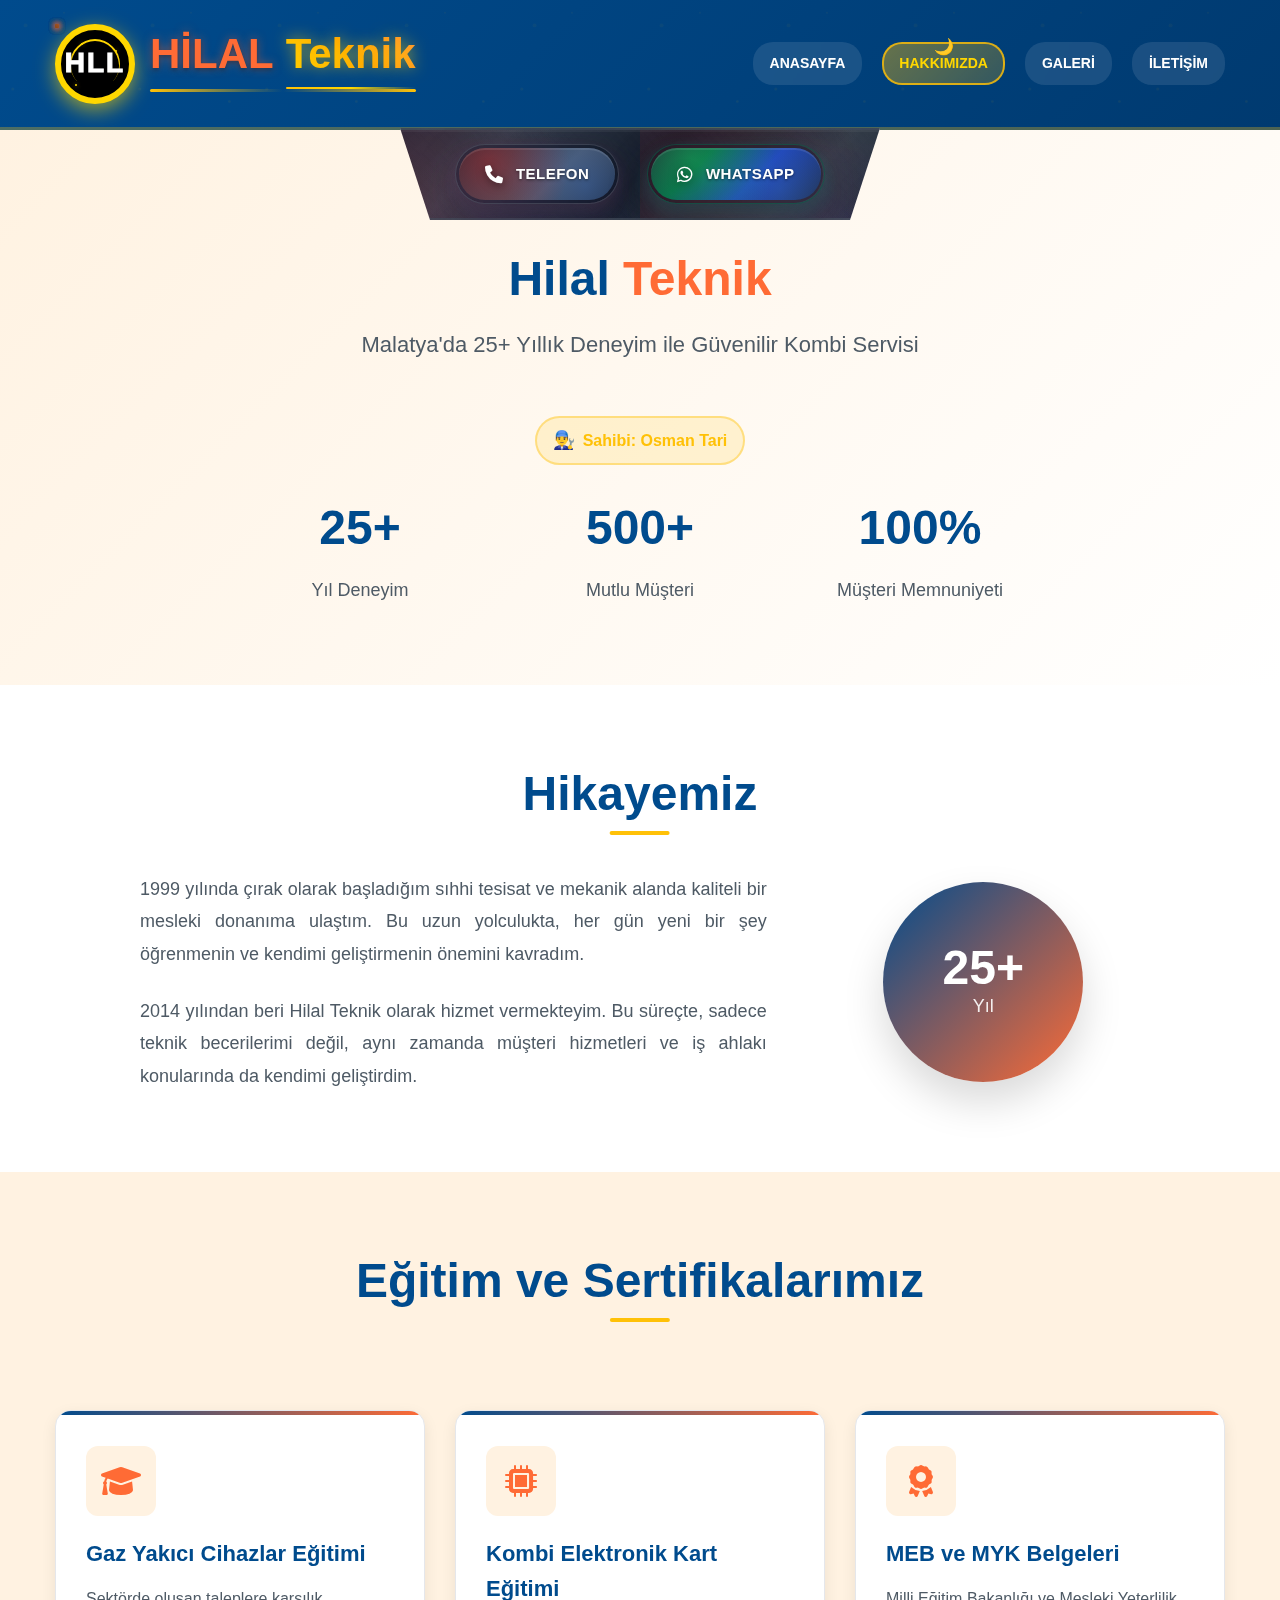
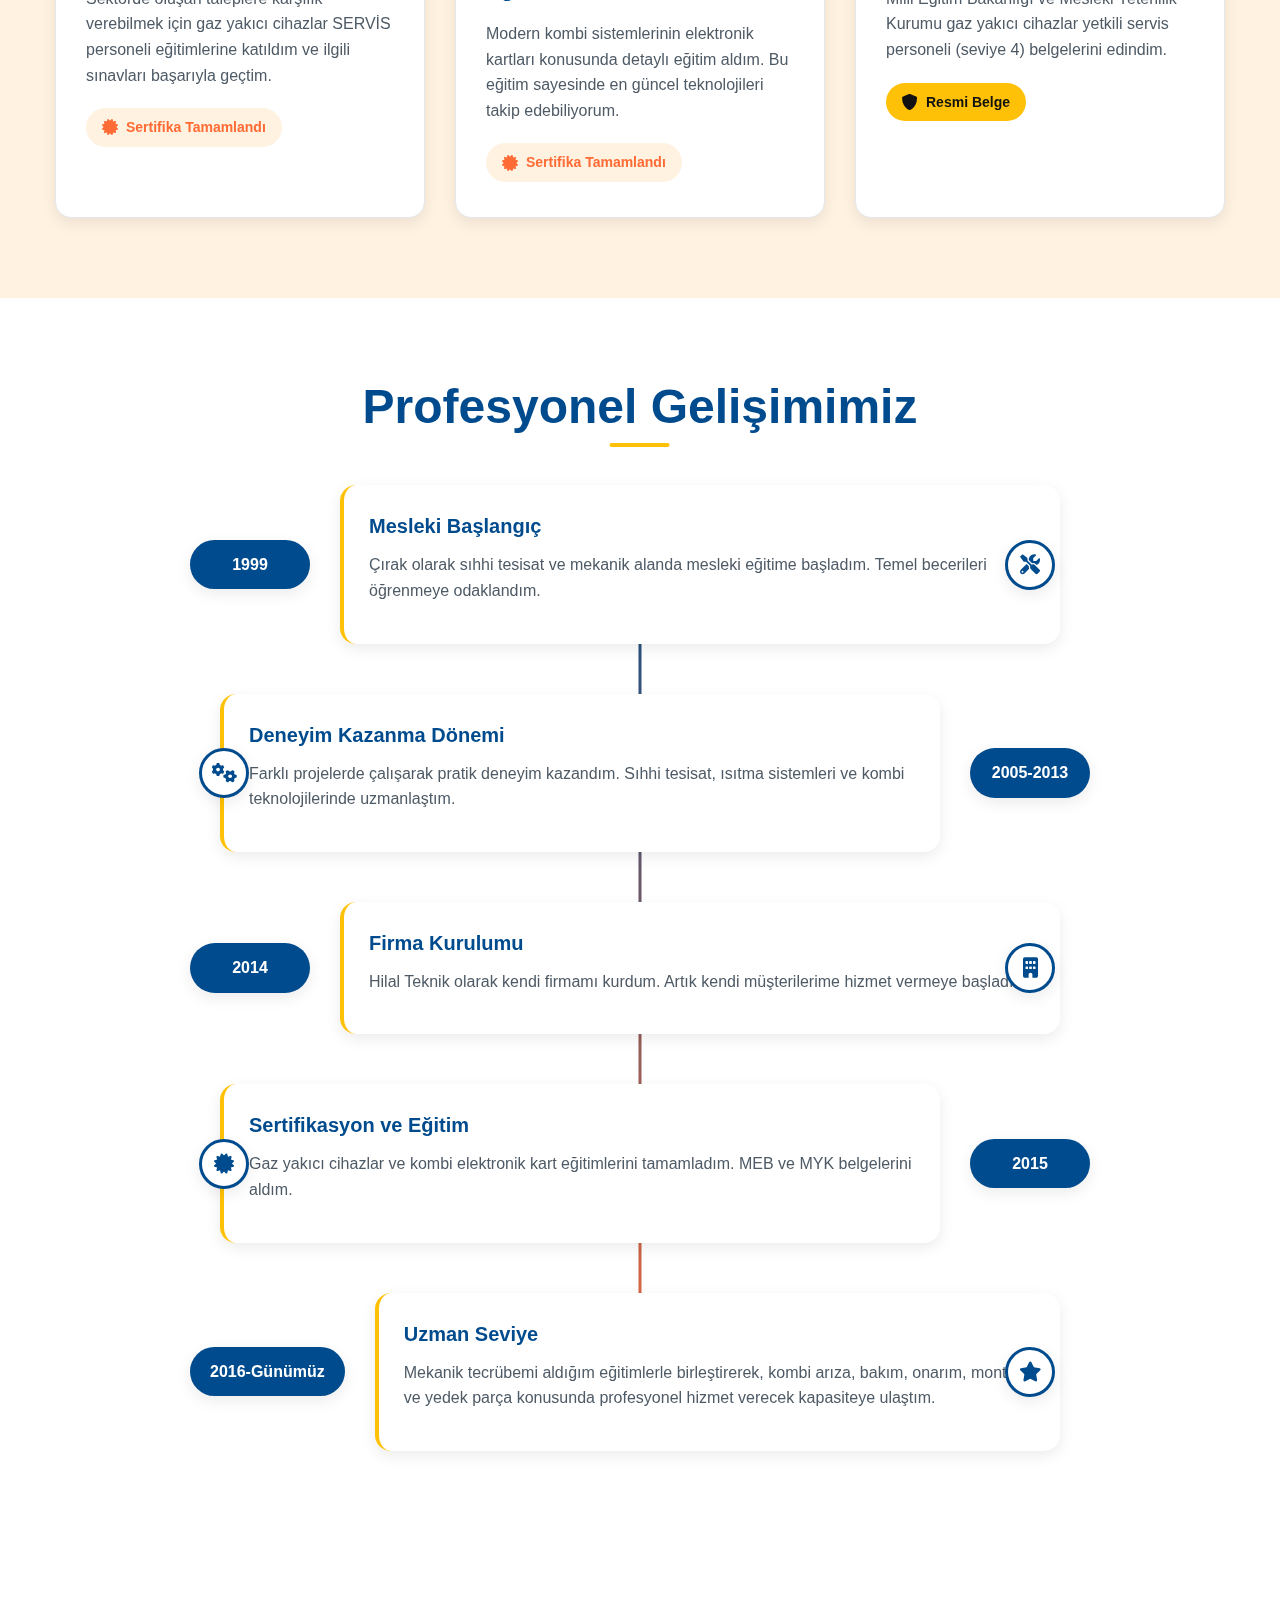
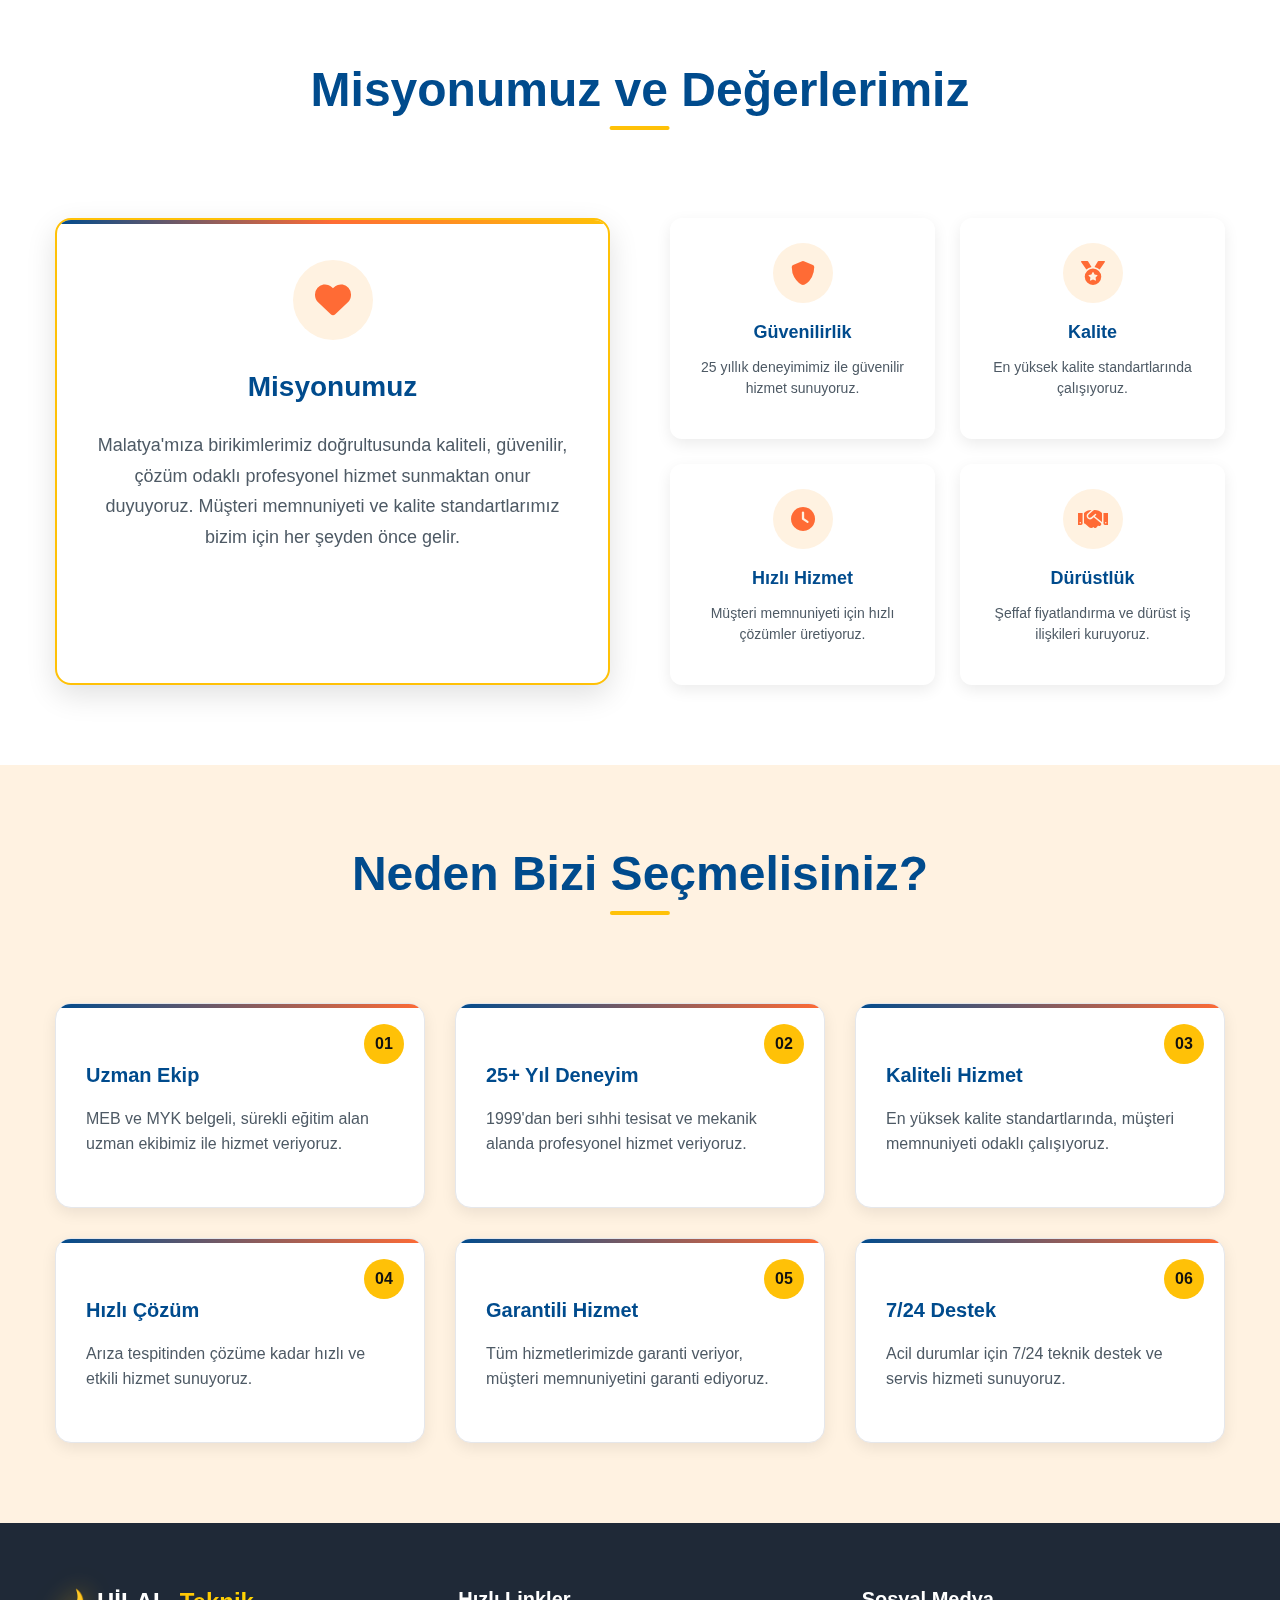
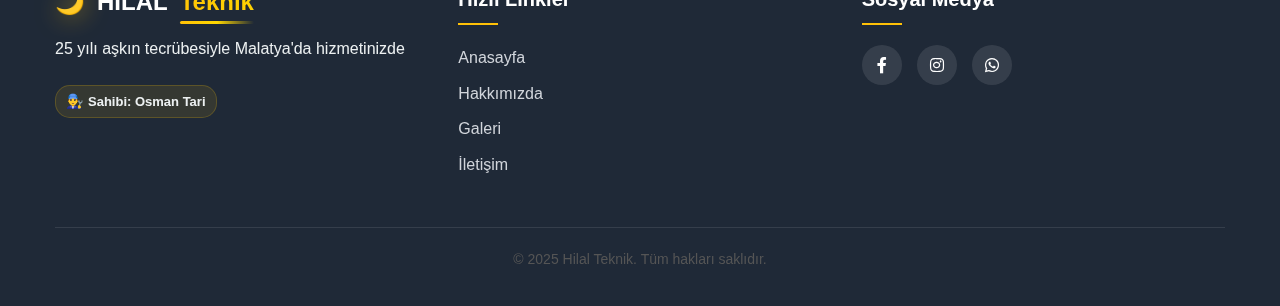
<file: hakkimizda.html>
<!DOCTYPE html>
<html lang="tr">
<head>
    <meta charset="UTF-8">
    <meta name="viewport" content="width=device-width, initial-scale=1.0, maximum-scale=5.0, user-scalable=yes">
    <meta name="robots" content="index, follow">
    
    <!-- Güvenlik Başlıkları -->
    <meta http-equiv="X-Content-Type-Options" content="nosniff">
    <meta http-equiv="X-Frame-Options" content="DENY">
    <meta http-equiv="X-XSS-Protection" content="1; mode=block">
    <meta http-equiv="Referrer-Policy" content="strict-origin-when-cross-origin">
    <meta http-equiv="Permissions-Policy" content="geolocation=(), microphone=(), camera=()">
    <meta http-equiv="Content-Security-Policy" content="default-src 'self'; script-src 'self' 'unsafe-inline' https://cdnjs.cloudflare.com https://fonts.googleapis.com; style-src 'self' 'unsafe-inline' https://cdnjs.cloudflare.com https://fonts.googleapis.com; font-src 'self' https://fonts.gstatic.com https://cdnjs.cloudflare.com; img-src 'self' data: https:; connect-src 'self' https://fonts.googleapis.com https://cdnjs.cloudflare.com;">
    <meta name="description" content="Hilal Teknik hakkında - Osman Tari: 25+ yıl deneyim, MEB belgeli. Vaillant, Bosch, Buderus, Viessmann, Ariston kombi servisi Malatya. Profesyonel ekip, güvenilir hizmet.">
    <meta name="keywords" content="hilal teknik hakkında, osman tari, malatya kombi servisi, vaillant yetkili servis, bosch kombi servisi, buderus kombi servisi, viessmann kombi servisi, ariston kombi servisi, meb belgeli kombi teknisyeni, 25 yıl deneyim, kombi uzmanı malatya, sıhhi tesisat uzmanı, kombi montaj uzmanı, kombi bakım uzmanı">
    <meta property="og:locale" content="tr_TR">
    <meta property="og:type" content="website">
    <meta property="og:title" content="Hakkımızda | Hilal Teknik - Osman Tari | Malatya Kombi Uzmanı">
    <meta property="og:description" content="Hilal Teknik - Osman Tari: 25+ yıl deneyim, MEB belgeli. Vaillant, Bosch, Buderus kombi servisi Malatya. Profesyonel ekip, güvenilir hizmet.">
    <meta property="og:image" content="RESIMLER/resim1.jpeg">
    <meta property="og:url" content="https://www.hilalsihhitesisat.com/hakkimizda">
    <meta name="twitter:title" content="Hakkımızda | Hilal Teknik - Osman Tari | Malatya Kombi Uzmanı">
    <meta name="twitter:description" content="Hilal Teknik - Osman Tari: 25+ yıl deneyim, MEB belgeli. Vaillant, Bosch, Buderus kombi servisi Malatya. Profesyonel ekip.">
    <title>Hakkımızda | Hilal Teknik - Osman Tari | 25+ Yıl Deneyim | Vaillant Bosch Buderus Servis</title>
    <link rel="stylesheet" href="style.css">
    <link rel="stylesheet" href="https://cdnjs.cloudflare.com/ajax/libs/font-awesome/6.0.0-beta3/css/all.min.css">
    <script type="application/ld+json">
    {
      "@context": "https://schema.org",
      "@type": "HVACBusiness",
              "name": "Hilal Teknik",
      "address": {"@type": "PostalAddress", "addressLocality": "Malatya", "addressCountry": "TR"},
      "telephone": "+90 537 607 48 17",
      "email": "info@hilalteknik.com",
      "areaServed": "Malatya"
    }
    </script>
</head>
<body>
    <!-- ==================== HEADER / NAVBAR ==================== -->
    <header>
        <div class="container">
            <div class="logo">
                <div class="logo-emblem">
                    <!-- Dönen halka -->
                    <div class="rotating-ring"></div>
                    
                    <!-- Küçük kayalar -->
                    <div class="space-rocks">
                        <div class="rock rock-1"></div>
                        <div class="rock rock-2"></div>
                        <div class="rock rock-3"></div>
                        <div class="rock rock-4"></div>
                        <div class="rock rock-5"></div>
                        <div class="rock rock-6"></div>
                    </div>
                    
                    <!-- Ana amblem -->
                    <div class="emblem-circle">
                        <div class="emblem-text">HLL</div>
                        <div class="emblem-arc"></div>
                        <!-- Parçalanma efektleri -->
                        <div class="fragments">
                            <div class="fragment fragment-1"></div>
                            <div class="fragment fragment-2"></div>
                            <div class="fragment fragment-3"></div>
                            <div class="fragment fragment-4"></div>
                        </div>
                    </div>
                </div>
                <h1>HİLAL <span>Teknik</span></h1>
            </div>
            <nav>
                <!-- Sabit navigasyon -->
                <div class="nav-items">
                    <a href="index.html" class="nav-item" data-page="index">ANASAYFA</a>
                    <a href="hakkimizda.html" class="nav-item" data-page="hakkimizda">HAKKIMIZDA</a>
                    <a href="galeri.html" class="nav-item" data-page="galeri">GALERİ</a>
                    <a href="iletisim.html" class="nav-item nav-item--large" data-page="iletisim">İLETİŞİM</a>
                </div>
            </nav>
        </div>
    </header>

    <!-- ==================== CONTACT ACTION BAR ==================== -->
    <section class="contact-action-bar">
        <div class="container">
            <div class="contact-actions">
                <a href="tel:05376074817" class="action-btn action-btn--phone">
                    <i class="fas fa-phone"></i>
                    <span>Telefon</span>
                </a>
                <a href="https://wa.me/905376074817" class="action-btn action-btn--whatsapp">
                    <i class="fab fa-whatsapp"></i>
                    <span>WhatsApp</span>
                </a>
            </div>
        </div>
    </section>

    <main>

    <!-- ==================== HERO SECTION ==================== -->
    <section class="about-hero-section section section--comfort with-header-offset">
        <div class="container">
            <div class="hero-content">
                <h1 class="hero-title">Hilal <span class="highlight">Teknik</span></h1>
                <p class="hero-subtitle">Malatya'da 25+ Yıllık Deneyim ile Güvenilir Kombi Servisi</p>
                <p class="hero-owner">Sahibi: Osman Tari</p>
                
                <div class="hero-stats">
                    <div class="stat-item">
                        <div class="stat-number">25+</div>
                        <div class="stat-label">Yıl Deneyim</div>
                    </div>
                    <div class="stat-item">
                        <div class="stat-number">500+</div>
                        <div class="stat-label">Mutlu Müşteri</div>
                    </div>
                    <div class="stat-item">
                        <div class="stat-number">100%</div>
                        <div class="stat-label">Müşteri Memnuniyeti</div>
                    </div>
                </div>
            </div>
        </div>
    </section>

    <!-- ==================== ABOUT STORY ==================== -->
    <section class="about-story-section section section--white">
        <div class="container">
            <h2 class="section-title">Hikayemiz</h2>
            <div class="story-content">
                <div class="story-text">
                    <p>1999 yılında çırak olarak başladığım sıhhi tesisat ve mekanik alanda kaliteli bir mesleki donanıma ulaştım. Bu uzun yolculukta, her gün yeni bir şey öğrenmenin ve kendimi geliştirmenin önemini kavradım.</p>
                    
                    <p>2014 yılından beri Hilal Teknik olarak hizmet vermekteyim. Bu süreçte, sadece teknik becerilerimi değil, aynı zamanda müşteri hizmetleri ve iş ahlakı konularında da kendimi geliştirdim.</p>
                </div>
                
                <div class="story-image">
                    <div class="experience-circle">
                        <div class="circle-content">
                            <span class="years">25+</span>
                            <span class="text">Yıl</span>
                        </div>
                    </div>
                </div>
            </div>
        </div>
    </section>

    <!-- ==================== EDUCATION & CERTIFICATES ==================== -->
    <section class="education-section section section--comfort">
        <div class="container">
            <h2 class="section-title">Eğitim ve Sertifikalarımız</h2>
            <div class="education-grid">
                <div class="education-card">
                    <div class="education-icon">
                        <i class="fas fa-graduation-cap"></i>
                    </div>
                    <h3>Gaz Yakıcı Cihazlar Eğitimi</h3>
                    <p>Sektörde oluşan taleplere karşılık verebilmek için gaz yakıcı cihazlar SERVİS personeli eğitimlerine katıldım ve ilgili sınavları başarıyla geçtim.</p>
                    <div class="certificate-badge">
                        <i class="fas fa-certificate"></i>
                        <span>Sertifika Tamamlandı</span>
                    </div>
                </div>
                
                <div class="education-card">
                    <div class="education-icon">
                        <i class="fas fa-microchip"></i>
                    </div>
                    <h3>Kombi Elektronik Kart Eğitimi</h3>
                    <p>Modern kombi sistemlerinin elektronik kartları konusunda detaylı eğitim aldım. Bu eğitim sayesinde en güncel teknolojileri takip edebiliyorum.</p>
                    <div class="certificate-badge">
                        <i class="fas fa-certificate"></i>
                        <span>Sertifika Tamamlandı</span>
                    </div>
                </div>
                
                <div class="education-card">
                    <div class="education-icon">
                        <i class="fas fa-award"></i>
                    </div>
                    <h3>MEB ve MYK Belgeleri</h3>
                    <p>Milli Eğitim Bakanlığı ve Mesleki Yeterlilik Kurumu gaz yakıcı cihazlar yetkili servis personeli (seviye 4) belgelerini edindim.</p>
                    <div class="certificate-badge official">
                        <i class="fas fa-shield-alt"></i>
                        <span>Resmi Belge</span>
                    </div>
                </div>
            </div>
        </div>
    </section>

    <!-- ==================== PROFESSIONAL DEVELOPMENT ==================== -->
    <section class="development-section section section--white">
        <div class="container">
            <h2 class="section-title">Profesyonel Gelişimimiz</h2>
            <div class="development-timeline">
                <div class="timeline-item">
                    <div class="timeline-year">1999</div>
                    <div class="timeline-content">
                        <h3>Mesleki Başlangıç</h3>
                        <p>Çırak olarak sıhhi tesisat ve mekanik alanda mesleki eğitime başladım. Temel becerileri öğrenmeye odaklandım.</p>
                        <div class="timeline-icon">
                            <i class="fas fa-tools"></i>
                        </div>
                    </div>
                </div>
                
                <div class="timeline-item">
                    <div class="timeline-year">2005-2013</div>
                    <div class="timeline-content">
                        <h3>Deneyim Kazanma Dönemi</h3>
                        <p>Farklı projelerde çalışarak pratik deneyim kazandım. Sıhhi tesisat, ısıtma sistemleri ve kombi teknolojilerinde uzmanlaştım.</p>
                        <div class="timeline-icon">
                            <i class="fas fa-cogs"></i>
                        </div>
                    </div>
                </div>
                
                <div class="timeline-item">
                    <div class="timeline-year">2014</div>
                    <div class="timeline-content">
                        <h3>Firma Kurulumu</h3>
                        <p>Hilal Teknik olarak kendi firmamı kurdum. Artık kendi müşterilerime hizmet vermeye başladım.</p>
                        <div class="timeline-icon">
                            <i class="fas fa-building"></i>
                        </div>
                    </div>
                </div>
                
                <div class="timeline-item">
                    <div class="timeline-year">2015</div>
                    <div class="timeline-content">
                        <h3>Sertifikasyon ve Eğitim</h3>
                        <p>Gaz yakıcı cihazlar ve kombi elektronik kart eğitimlerini tamamladım. MEB ve MYK belgelerini aldım.</p>
                        <div class="timeline-icon">
                            <i class="fas fa-certificate"></i>
                        </div>
                    </div>
                </div>
                
                <div class="timeline-item">
                    <div class="timeline-year">2016-Günümüz</div>
                    <div class="timeline-content">
                        <h3>Uzman Seviye</h3>
                        <p>Mekanik tecrübemi aldığım eğitimlerle birleştirerek, kombi arıza, bakım, onarım, montaj ve yedek parça konusunda profesyonel hizmet verecek kapasiteye ulaştım.</p>
                        <div class="timeline-icon">
                            <i class="fas fa-star"></i>
                        </div>
                    </div>
                </div>
            </div>
        </div>
    </section>



    <!-- ==================== MISSION & VALUES ==================== -->
    <section class="mission-section section section--white">
        <div class="container">
            <h2 class="section-title">Misyonumuz ve Değerlerimiz</h2>
            <div class="mission-values-grid">
                <div class="mission-card">
                    <div class="mission-icon">
                        <i class="fas fa-heart"></i>
                    </div>
                    <h3>Misyonumuz</h3>
                    <p>Malatya'mıza birikimlerimiz doğrultusunda kaliteli, güvenilir, çözüm odaklı profesyonel hizmet sunmaktan onur duyuyoruz. Müşteri memnuniyeti ve kalite standartlarımız bizim için her şeyden önce gelir.</p>
                </div>
                
                <div class="values-grid">
                    <div class="value-item">
                        <div class="value-icon">
                            <i class="fas fa-shield-alt"></i>
                        </div>
                        <h4>Güvenilirlik</h4>
                        <p>25 yıllık deneyimimiz ile güvenilir hizmet sunuyoruz.</p>
                    </div>
                    
                    <div class="value-item">
                        <div class="value-icon">
                            <i class="fas fa-medal"></i>
                        </div>
                        <h4>Kalite</h4>
                        <p>En yüksek kalite standartlarında çalışıyoruz.</p>
                    </div>
                    
                    <div class="value-item">
                        <div class="value-icon">
                            <i class="fas fa-clock"></i>
                        </div>
                        <h4>Hızlı Hizmet</h4>
                        <p>Müşteri memnuniyeti için hızlı çözümler üretiyoruz.</p>
                    </div>
                    
                    <div class="value-item">
                        <div class="value-icon">
                            <i class="fas fa-handshake"></i>
                        </div>
                        <h4>Dürüstlük</h4>
                        <p>Şeffaf fiyatlandırma ve dürüst iş ilişkileri kuruyoruz.</p>
                    </div>
                </div>
            </div>
        </div>
    </section>

    <!-- ==================== WHY CHOOSE US ==================== -->
    <section class="why-choose-section section section--comfort">
        <div class="container">
            <h2 class="section-title">Neden Bizi Seçmelisiniz?</h2>
            <div class="reasons-grid">
                <div class="reason-card">
                    <div class="reason-number">01</div>
                    <h3>Uzman Ekip</h3>
                    <p>MEB ve MYK belgeli, sürekli eğitim alan uzman ekibimiz ile hizmet veriyoruz.</p>
                </div>
                
                <div class="reason-card">
                    <div class="reason-number">02</div>
                    <h3>25+ Yıl Deneyim</h3>
                    <p>1999'dan beri sıhhi tesisat ve mekanik alanda profesyonel hizmet veriyoruz.</p>
                </div>
                
                <div class="reason-card">
                    <div class="reason-number">03</div>
                    <h3>Kaliteli Hizmet</h3>
                    <p>En yüksek kalite standartlarında, müşteri memnuniyeti odaklı çalışıyoruz.</p>
                </div>
                
                <div class="reason-card">
                    <div class="reason-number">04</div>
                    <h3>Hızlı Çözüm</h3>
                    <p>Arıza tespitinden çözüme kadar hızlı ve etkili hizmet sunuyoruz.</p>
                </div>
                
                <div class="reason-card">
                    <div class="reason-number">05</div>
                    <h3>Garantili Hizmet</h3>
                    <p>Tüm hizmetlerimizde garanti veriyor, müşteri memnuniyetini garanti ediyoruz.</p>
                </div>
                
                <div class="reason-card">
                    <div class="reason-number">06</div>
                    <h3>7/24 Destek</h3>
                    <p>Acil durumlar için 7/24 teknik destek ve servis hizmeti sunuyoruz.</p>
                </div>
            </div>
        </div>
    </section>


    <!-- ==================== FOOTER ==================== -->
    <footer>
        <div class="container">
            <div class="footer-content">
                <div class="footer-logo">
                    <h2>HİLAL <span>Teknik</span></h2>
                    <p>25 yılı aşkın tecrübesiyle Malatya'da hizmetinizde</p>
                    <p class="footer-owner">Sahibi: Osman Tari</p>
                </div>
                <div class="footer-links">
                    <h3>Hızlı Linkler</h3>
                    <ul>
                        <li><a href="index.html">Anasayfa</a></li>
                        <li><a href="hakkimizda.html">Hakkımızda</a></li>
                        <li><a href="galeri.html">Galeri</a></li>
                        <li><a href="iletisim.html">İletişim</a></li>
                    </ul>
                </div>
                <div class="footer-social">
                    <h3>Sosyal Medya</h3>
                    <div class="social-icons">
                        <a href="https://www.facebook.com/hilal.teknik.tesisat.malatya" target="_blank"><i class="fab fa-facebook-f"></i></a>
                        <a href="https://www.instagram.com/hilal_teknik_malatya" target="_blank"><i class="fab fa-instagram"></i></a>
                        <a href="https://wa.me/905376074817" target="_blank"><i class="fab fa-whatsapp"></i></a>
                    </div>
                </div>
            </div>
            <div class="copyright">
                <p>&copy; 2025 Hilal Teknik. Tüm hakları saklıdır.</p>
            </div>
        </div>
    </footer>

    <!-- ==================== SCROLL EFFECTS JAVASCRIPT ==================== -->
    <script>
        // Contact action bar scroll behavior
        let lastScrollTop = 0;
        const contactActionBar = document.querySelector('.contact-action-bar');

        window.addEventListener('scroll', function() {
            const scrollTop = window.pageYOffset || document.documentElement.scrollTop;
            
            // Scrolling down - move contact action bar to top
            if (scrollTop > lastScrollTop && scrollTop > 80) {
                contactActionBar.classList.add('action-bar-top');
            }
            // Scrolling up - keep bar at top until reaching original position
            else if (scrollTop < lastScrollTop) {
                // Only move bar back when reaching original position (128px desktop, 108px mobile)
                const threshold = window.innerWidth <= 768 ? 108 : 128;
                if (scrollTop <= threshold) {
                    contactActionBar.classList.remove('action-bar-top');
                }
                // Above threshold, keep bar at top during upward scroll
            }
            // At very top - always show bar in original position
            else if (scrollTop <= 80) {
                contactActionBar.classList.remove('action-bar-top');
            }
            
            lastScrollTop = scrollTop;
        });

        // Smooth scroll for navigation links
        document.querySelectorAll('a[href^="#"]').forEach(anchor => {
            anchor.addEventListener('click', function (e) {
                e.preventDefault();
                const target = document.querySelector(this.getAttribute('href'));
                if (target) {
                    target.scrollIntoView({
                        behavior: 'smooth',
                        block: 'start'
                    });
                }
            });
        });
        
        // Sabit navigasyon sistemi - aktif sayfa işaretleme
        function setActiveNavItem() {
            const currentPage = window.location.pathname;
            const navItems = document.querySelectorAll('.nav-item');
            
            navItems.forEach(item => {
                item.classList.remove('active');
                const href = item.getAttribute('href');
                
                if (currentPage.includes('index.html') || currentPage === '/' || currentPage.endsWith('/')) {
                    if (href === 'index.html') {
                        item.classList.add('active');
                    }
                } else if (currentPage.includes('hakkimizda')) {
                    if (href === 'hakkimizda.html') {
                        item.classList.add('active');
                    }
                } else if (currentPage.includes('galeri')) {
                    if (href === 'galeri.html') {
                        item.classList.add('active');
                    }
                } else if (currentPage.includes('iletisim')) {
                    if (href === 'iletisim.html') {
                        item.classList.add('active');
                    }
                }
            });
        }
        
        // Sayfa yüklendiğinde aktif öğeyi işaretle
        setActiveNavItem();
    </script>

    <!-- ==================== YUKARI ÇIKMA BUTONU ==================== -->
    <button id="scrollToTop" class="scroll-to-top" aria-label="Yukarı çık">
        <i class="fas fa-arrow-up"></i>
    </button>

    <script>
        // Header scroll hide and sticky bar move to top
        const header = document.querySelector('header');
        const stickyCallBar = document.querySelector('.sticky-call-bar');
        
        window.addEventListener('scroll', function() {
            if (window.pageYOffset > 100) {
                header.classList.add('header-hidden');
                stickyCallBar.classList.add('bar-top');
            } else {
                header.classList.remove('header-hidden');
                stickyCallBar.classList.remove('bar-top');
            }
        });
        
        // Yukarı çıkma butonu
        const scrollToTopBtn = document.getElementById('scrollToTop');
        
        // Sayfa kaydırıldığında butonu göster/gizle
        window.addEventListener('scroll', function() {
            if (window.pageYOffset > 300) {
                scrollToTopBtn.classList.add('show');
            } else {
                scrollToTopBtn.classList.remove('show');
            }
        });
        
        // Butona tıklandığında yukarı çık
        scrollToTopBtn.addEventListener('click', function() {
            window.scrollTo({
                top: 0,
                behavior: 'smooth'
            });
        });
    </script>
</body>
</html>
</file>
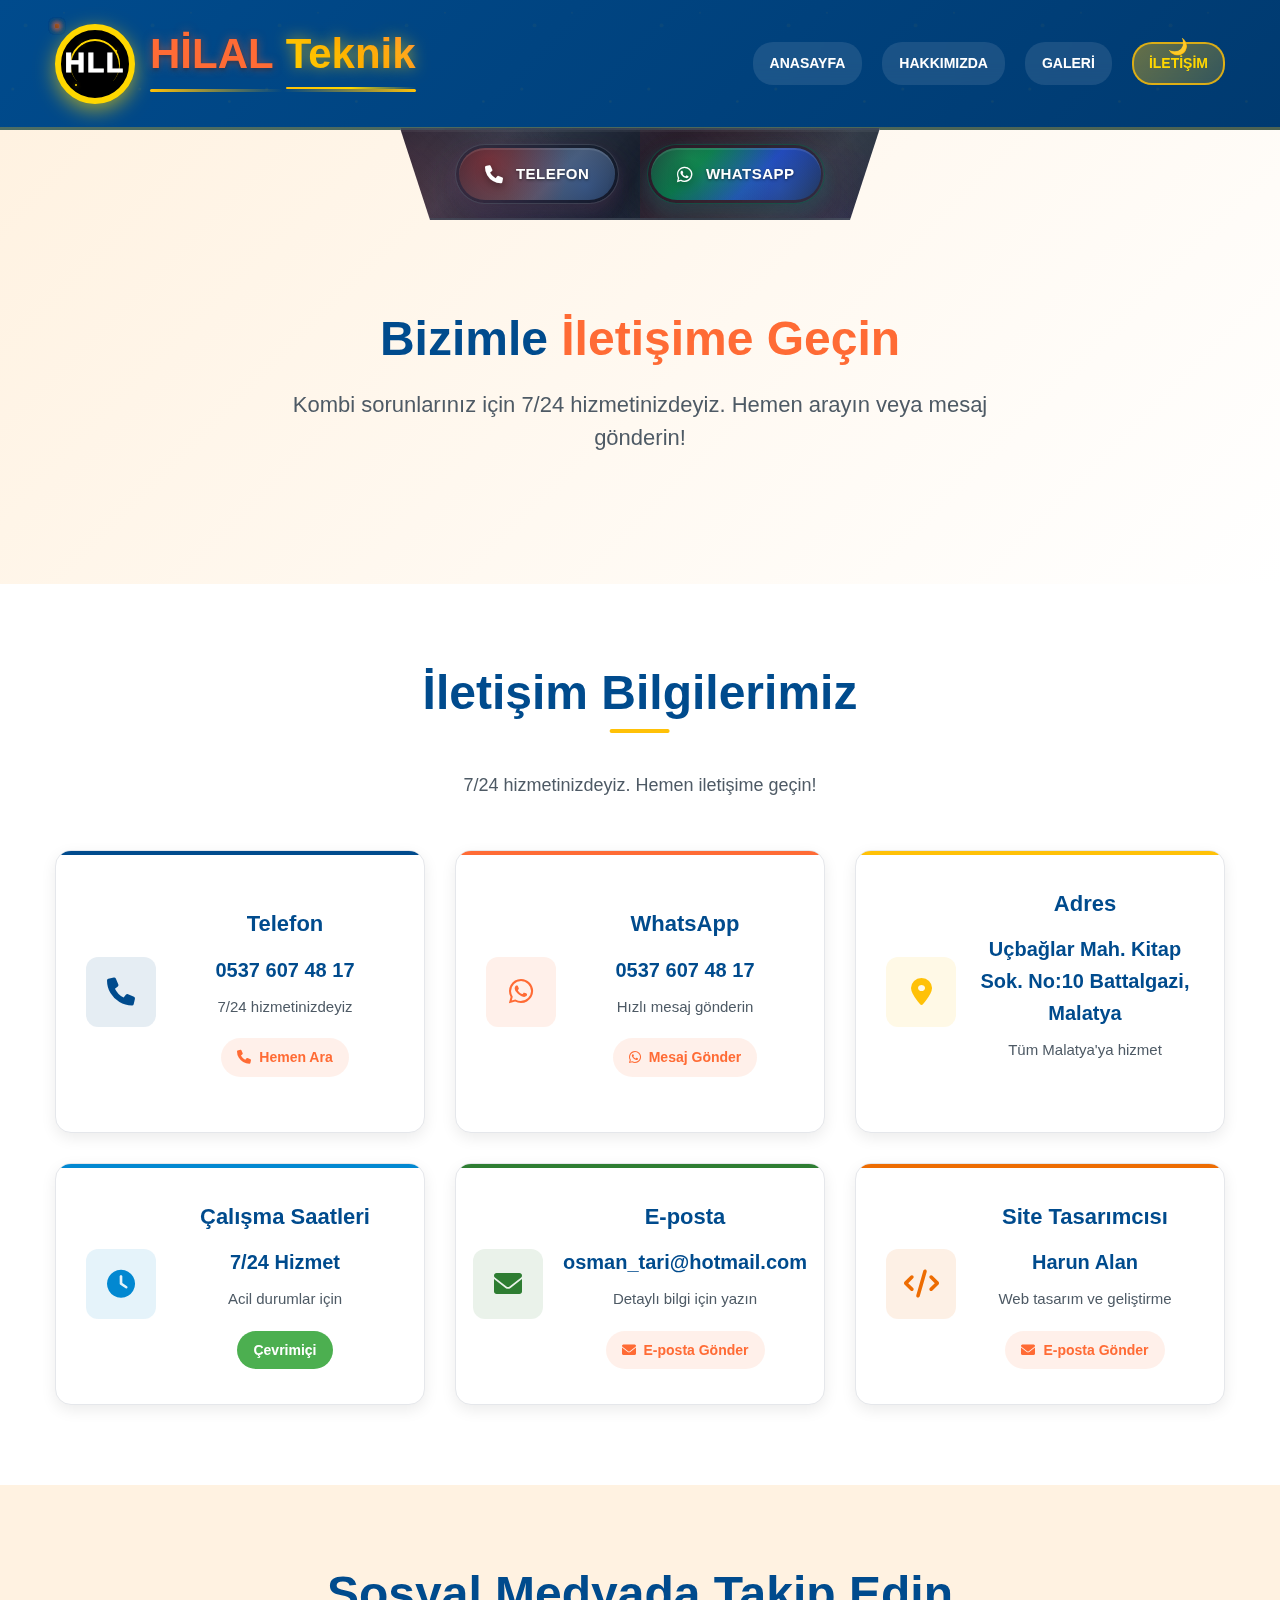
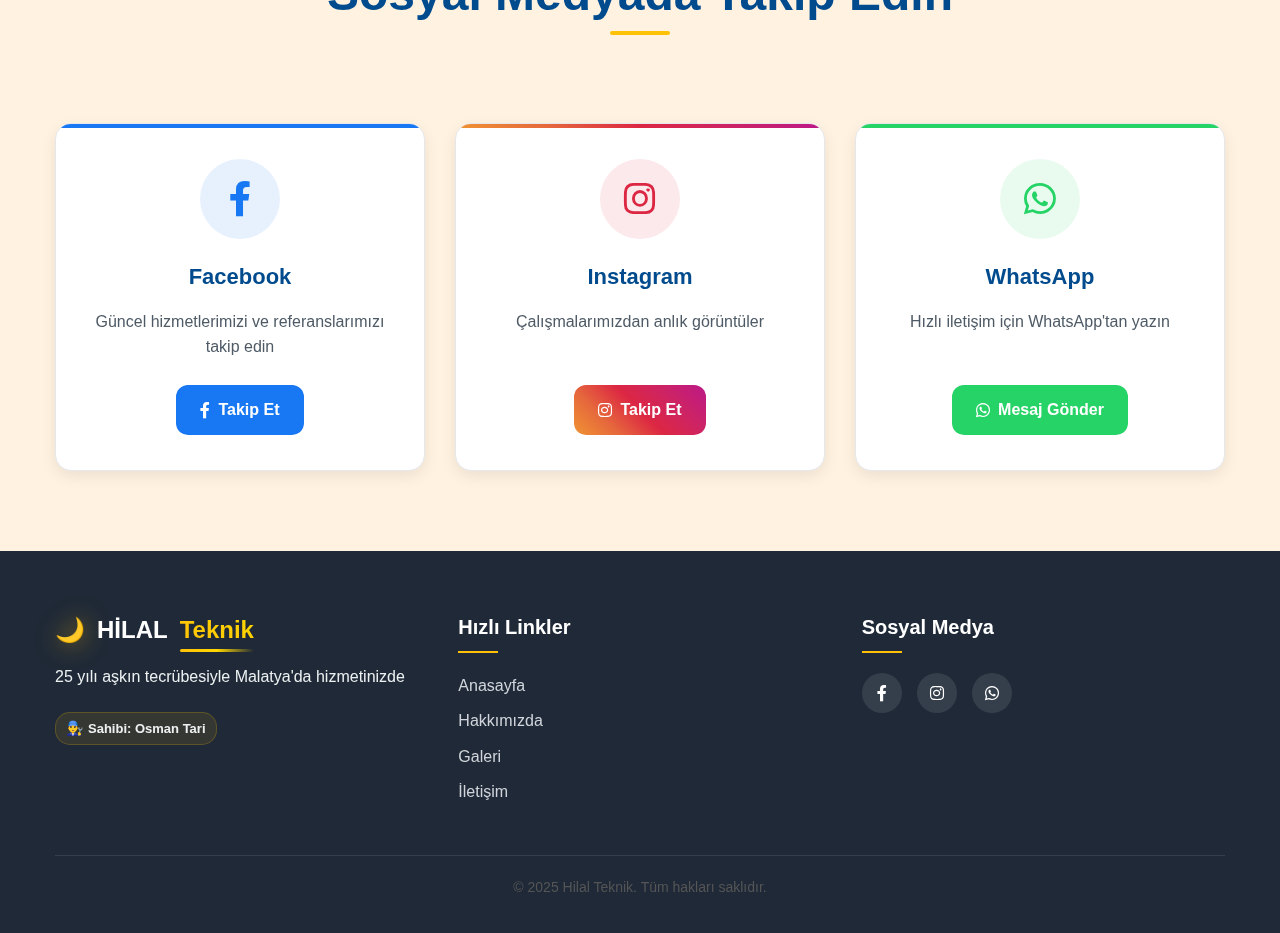
<file: iletisim.html>
<!DOCTYPE html>
<html lang="tr">
<head>
    <meta charset="UTF-8">
    <meta name="viewport" content="width=device-width, initial-scale=1.0, maximum-scale=5.0, user-scalable=yes">
    <meta name="robots" content="index, follow">
    
    <!-- Güvenlik Başlıkları -->
    <meta http-equiv="X-Content-Type-Options" content="nosniff">
    <meta http-equiv="X-Frame-Options" content="DENY">
    <meta http-equiv="X-XSS-Protection" content="1; mode=block">
    <meta http-equiv="Referrer-Policy" content="strict-origin-when-cross-origin">
    <meta http-equiv="Permissions-Policy" content="geolocation=(), microphone=(), camera=()">
    <meta http-equiv="Content-Security-Policy" content="default-src 'self'; script-src 'self' 'unsafe-inline' https://cdnjs.cloudflare.com https://fonts.googleapis.com; style-src 'self' 'unsafe-inline' https://cdnjs.cloudflare.com https://fonts.googleapis.com; font-src 'self' https://fonts.gstatic.com https://cdnjs.cloudflare.com; img-src 'self' data: https:; connect-src 'self' https://fonts.googleapis.com https://cdnjs.cloudflare.com;">
    <meta name="description" content="Hilal Teknik İletişim - Osman Tari: 0537 607 48 17. Vaillant, Bosch, Buderus, Viessmann, Ariston kombi servisi Malatya. 7/24 acil kombi tamiri, montaj, bakım hizmeti.">
    <meta name="keywords" content="hilal teknik iletişim, osman tari telefon, 0537 607 48 17, malatya kombi servisi iletişim, vaillant kombi servisi telefon, bosch kombi servisi iletişim, buderus kombi servisi telefon, viessmann kombi servisi iletişim, ariston kombi servisi telefon, 7/24 kombi servisi, acil kombi tamiri, kombi servisi whatsapp, malatya kombi tamircisi">
    <meta property="og:locale" content="tr_TR">
    <meta property="og:type" content="website">
    <meta property="og:title" content="İletişim | Hilal Teknik - Malatya">
    <meta property="og:description" content="Hilal Teknik ile iletişime geçin. Malatya'da kombi servisi için 7/24 hizmet. Sahibi Osman Tari.">
    <meta property="og:image" content="RESIMLER/resim3.jpeg">
    <meta property="og:url" content="https://www.hilalsihhitesisat.com/iletisim">
    <meta name="twitter:title" content="İletişim | Hilal Teknik - Malatya">
    <meta name="twitter:description" content="Hilal Teknik ile iletişime geçin. Malatya'da kombi servisi için 7/24 hizmet. Sahibi Osman Tari.">
    <title>İletişim | Hilal Teknik - Osman Tari | 0537 607 48 17 | Vaillant Bosch Buderus Servis</title>
    <link rel="stylesheet" href="style.css">
    <link rel="stylesheet" href="https://cdnjs.cloudflare.com/ajax/libs/font-awesome/6.0.0-beta3/css/all.min.css">
    <script type="application/ld+json">
    {
      "@context": "https://schema.org",
      "@type": "HVACBusiness",
              "name": "Hilal Teknik",
      "address": {"@type": "PostalAddress", "addressLocality": "Malatya", "addressCountry": "TR"},
      "telephone": "+90 537 607 48 17",
      "email": "info@hilalteknik.com",
      "areaServed": "Malatya",
      "contactPoint": [{
        "@type": "ContactPoint",
        "telephone": "+90 537 607 48 17",
        "contactType": "customer service",
        "availableLanguage": ["tr"],
        "areaServed": "TR"
      }]
    }
    </script>
</head>
<body>
    <!-- ==================== HEADER / NAVBAR ==================== -->
    <header>
        <div class="container">
            <div class="logo">
                <div class="logo-emblem">
                    <!-- Dönen halka -->
                    <div class="rotating-ring"></div>
                    
                    <!-- Küçük kayalar -->
                    <div class="space-rocks">
                        <div class="rock rock-1"></div>
                        <div class="rock rock-2"></div>
                        <div class="rock rock-3"></div>
                        <div class="rock rock-4"></div>
                        <div class="rock rock-5"></div>
                        <div class="rock rock-6"></div>
                    </div>
                    
                    <!-- Ana amblem -->
                    <div class="emblem-circle">
                        <div class="emblem-text">HLL</div>
                        <div class="emblem-arc"></div>
                        <!-- Parçalanma efektleri -->
                        <div class="fragments">
                            <div class="fragment fragment-1"></div>
                            <div class="fragment fragment-2"></div>
                            <div class="fragment fragment-3"></div>
                            <div class="fragment fragment-4"></div>
                        </div>
                    </div>
                </div>
                <h1>HİLAL <span>Teknik</span></h1>
            </div>
            <nav>
                <!-- Sabit navigasyon -->
                <div class="nav-items">
                    <a href="index.html" class="nav-item" data-page="index">ANASAYFA</a>
                    <a href="hakkimizda.html" class="nav-item" data-page="hakkimizda">HAKKIMIZDA</a>
                    <a href="galeri.html" class="nav-item" data-page="galeri">GALERİ</a>
                    <a href="iletisim.html" class="nav-item nav-item--large" data-page="iletisim">İLETİŞİM</a>
                </div>
            </nav>
        </div>
    </header>

    <!-- ==================== CONTACT ACTION BAR ==================== -->
    <section class="contact-action-bar">
        <div class="container">
            <div class="contact-actions">
                <a href="tel:05376074817" class="action-btn action-btn--phone">
                    <i class="fas fa-phone"></i>
                    <span>Telefon</span>
                </a>
                <a href="https://wa.me/905376074817" class="action-btn action-btn--whatsapp">
                    <i class="fab fa-whatsapp"></i>
                    <span>WhatsApp</span>
                </a>
            </div>
        </div>
    </section>

    <main>

    <!-- ==================== CONTACT HERO SECTION ==================== -->
    <section class="contact-hero-section section section--comfort with-header-offset">
        <div class="container">
            <div class="hero-content">
                <h1 class="hero-title">Bizimle <span class="highlight">İletişime Geçin</span></h1>
                <p class="hero-subtitle">Kombi sorunlarınız için 7/24 hizmetinizdeyiz. Hemen arayın veya mesaj gönderin!</p>
            </div>
        </div>
    </section>

    <!-- ==================== CONTACT INFORMATION ==================== -->
    <section class="contact-info-section section section--white">
        <div class="container">
            <h2 class="section-title">İletişim Bilgilerimiz</h2>
            <p class="section-subtitle">7/24 hizmetinizdeyiz. Hemen iletişime geçin!</p>
            
            <div class="contact-grid">
                <div class="contact-item primary">
                    <div class="contact-icon">
                        <i class="fas fa-phone"></i>
                    </div>
                    <div class="contact-details">
                        <h3>Telefon</h3>
                        <p class="contact-value">0537 607 48 17</p>
                        <p class="contact-desc">7/24 hizmetinizdeyiz</p>
                        <a href="tel:05376074817" class="contact-link">
                            <i class="fas fa-phone"></i>
                            Hemen Ara
                        </a>
                    </div>
                </div>
                
                <div class="contact-item accent">
                    <div class="contact-icon">
                        <i class="fab fa-whatsapp"></i>
                    </div>
                    <div class="contact-details">
                        <h3>WhatsApp</h3>
                        <p class="contact-value">0537 607 48 17</p>
                        <p class="contact-desc">Hızlı mesaj gönderin</p>
                        <a href="https://wa.me/905376074817" class="contact-link">
                            <i class="fab fa-whatsapp"></i>
                            Mesaj Gönder
                        </a>
                    </div>
                </div>
                
                <div class="contact-item secondary">
                    <div class="contact-icon">
                        <i class="fas fa-map-marker-alt"></i>
                    </div>
                    <div class="contact-details">
                        <h3>Adres</h3>
                        <p class="contact-value">Uçbağlar Mah. Kitap Sok. No:10 Battalgazi, Malatya</p>
                        <p class="contact-desc">Tüm Malatya'ya hizmet</p>
                        <div class="service-areas">

                        </div>
                    </div>
                </div>
                
                <div class="contact-item info">
                    <div class="contact-icon">
                        <i class="fas fa-clock"></i>
                    </div>
                    <div class="contact-details">
                        <h3>Çalışma Saatleri</h3>
                        <p class="contact-value">7/24 Hizmet</p>
                        <p class="contact-desc">Acil durumlar için</p>
                        <span class="status-badge online">Çevrimiçi</span>
                    </div>
                </div>

                <div class="contact-item success">
                    <div class="contact-icon">
                        <i class="fas fa-envelope"></i>
                    </div>
                    <div class="contact-details">
                        <h3>E-posta</h3>
                        <p class="contact-value">osman_tari@hotmail.com</p>
                        <p class="contact-desc">Detaylı bilgi için yazın</p>
                        <a href="mailto:info@hilalteknik.com" class="contact-link">
                            <i class="fas fa-envelope"></i>
                            E-posta Gönder
                        </a>
                    </div>
                </div>

                <div class="contact-item warning">
                    <div class="contact-icon">
                        <i class="fas fa-code"></i>
                    </div>
                    <div class="contact-details">
                        <h3>Site Tasarımcısı</h3>
                        <p class="contact-value">Harun Alan</p>
                        <p class="contact-desc">Web tasarım ve geliştirme</p>
                        <a href="mailto:harun.aln12@gmail.com" class="contact-link">
                            <i class="fas fa-envelope"></i>
                            E-posta Gönder
                        </a>
                    </div>
                </div>
            </div>
        </div>
    </section>

    <!-- ==================== SOCIAL MEDIA SECTION ==================== -->
    <section class="social-section section section--comfort">
        <div class="container">
            <h2 class="section-title">Sosyal Medyada Takip Edin</h2>
            <div class="social-grid">
                <div class="social-card facebook">
                    <div class="social-icon">
                        <i class="fab fa-facebook-f"></i>
                    </div>
                    <h3>Facebook</h3>
                    <p>Güncel hizmetlerimizi ve referanslarımızı takip edin</p>
                    <a href="https://www.facebook.com/hilal.teknik.tesisat.malatya" target="_blank" class="social-btn">
                        <i class="fab fa-facebook-f"></i>
                        Takip Et
                    </a>
                </div>
                
                <div class="social-card instagram">
                    <div class="social-icon">
                        <i class="fab fa-instagram"></i>
                    </div>
                    <h3>Instagram</h3>
                    <p>Çalışmalarımızdan anlık görüntüler</p>
                    <a href="https://www.instagram.com/hilal_teknik_malatya" target="_blank" class="social-btn">
                        <i class="fab fa-instagram"></i>
                        Takip Et
                    </a>
                </div>
                
                <div class="social-card whatsapp">
                    <div class="social-icon">
                        <i class="fab fa-whatsapp"></i>
                    </div>
                    <h3>WhatsApp</h3>
                    <p>Hızlı iletişim için WhatsApp'tan yazın</p>
                    <a href="https://wa.me/905376074817" target="_blank" class="social-btn">
                        <i class="fab fa-whatsapp"></i>
                        Mesaj Gönder
                    </a>
                </div>
            </div>
        </div>
    </section>



    <!-- ==================== FOOTER ==================== -->
    <footer>
        <div class="container">
            <div class="footer-content">
                <div class="footer-logo">
                    <h2>HİLAL <span>Teknik</span></h2>
                    <p>25 yılı aşkın tecrübesiyle Malatya'da hizmetinizde</p>
                    <p class="footer-owner">Sahibi: Osman Tari</p>
                </div>
                <div class="footer-links">
                    <h3>Hızlı Linkler</h3>
                    <ul>
                        <li><a href="index.html">Anasayfa</a></li>
                        <li><a href="hakkimizda.html">Hakkımızda</a></li>
                        <li><a href="galeri.html">Galeri</a></li>
                        <li><a href="iletisim.html">İletişim</a></li>
                    </ul>
                </div>
                <div class="footer-social">
                    <h3>Sosyal Medya</h3>
                    <div class="social-icons">
                        <a href="https://www.facebook.com/hilal.teknik.tesisat.malatya" target="_blank"><i class="fab fa-facebook-f"></i></a>
                        <a href="https://www.instagram.com/hilal_teknik_malatya" target="_blank"><i class="fab fa-instagram"></i></a>
                        <a href="https://wa.me/905376074817" target="_blank"><i class="fab fa-whatsapp"></i></a>
                    </div>
                </div>
            </div>
            <div class="copyright">
                <p>&copy; 2025 Hilal Teknik. Tüm hakları saklıdır.</p>
            </div>
        </div>
    </footer>

    <!-- ==================== SCROLL EFFECTS JAVASCRIPT ==================== -->
    <script>
        // Contact action bar scroll behavior
        let lastScrollTop = 0;
        const contactActionBar = document.querySelector('.contact-action-bar');

        window.addEventListener('scroll', function() {
            const scrollTop = window.pageYOffset || document.documentElement.scrollTop;
            
            // Scrolling down - move contact action bar to top
            if (scrollTop > lastScrollTop && scrollTop > 80) {
                contactActionBar.classList.add('action-bar-top');
            }
            // Scrolling up - keep bar at top until reaching original position
            else if (scrollTop < lastScrollTop) {
                // Only move bar back when reaching original position (128px desktop, 108px mobile)
                const threshold = window.innerWidth <= 768 ? 108 : 128;
                if (scrollTop <= threshold) {
                    contactActionBar.classList.remove('action-bar-top');
                }
                // Above threshold, keep bar at top during upward scroll
            }
            // At very top - always show bar in original position
            else if (scrollTop <= 80) {
                contactActionBar.classList.remove('action-bar-top');
            }
            
            lastScrollTop = scrollTop;
        });

        // Smooth scroll for navigation links
        document.querySelectorAll('a[href^="#"]').forEach(anchor => {
            anchor.addEventListener('click', function (e) {
                e.preventDefault();
                const target = document.querySelector(this.getAttribute('href'));
                if (target) {
                    target.scrollIntoView({
                        behavior: 'smooth',
                        block: 'start'
                    });
                }
            });
        });
        
        // Sabit navigasyon sistemi - aktif sayfa işaretleme
        function setActiveNavItem() {
            const currentPage = window.location.pathname;
            const navItems = document.querySelectorAll('.nav-item');
            
            navItems.forEach(item => {
                item.classList.remove('active');
                const href = item.getAttribute('href');
                
                if (currentPage.includes('index.html') || currentPage === '/' || currentPage.endsWith('/')) {
                    if (href === 'index.html') {
                        item.classList.add('active');
                    }
                } else if (currentPage.includes('hakkimizda')) {
                    if (href === 'hakkimizda.html') {
                        item.classList.add('active');
                    }
                } else if (currentPage.includes('galeri')) {
                    if (href === 'galeri.html') {
                        item.classList.add('active');
                    }
                } else if (currentPage.includes('iletisim')) {
                    if (href === 'iletisim.html') {
                        item.classList.add('active');
                    }
                }
            });
        }
        
        // Sayfa yüklendiğinde aktif öğeyi işaretle
        setActiveNavItem();
    </script>

    <!-- ==================== YUKARI ÇIKMA BUTONU ==================== -->
    <button id="scrollToTop" class="scroll-to-top" aria-label="Yukarı çık">
        <i class="fas fa-arrow-up"></i>
    </button>

    <script>
        // Header scroll hide and sticky bar move to top
        const header = document.querySelector('header');
        const stickyCallBar = document.querySelector('.sticky-call-bar');
        
        window.addEventListener('scroll', function() {
            if (window.pageYOffset > 100) {
                header.classList.add('header-hidden');
                stickyCallBar.classList.add('bar-top');
            } else {
                header.classList.remove('header-hidden');
                stickyCallBar.classList.remove('bar-top');
            }
        });
        
        // Yukarı çıkma butonu
        const scrollToTopBtn = document.getElementById('scrollToTop');
        
        // Sayfa kaydırıldığında butonu göster/gizle
        window.addEventListener('scroll', function() {
            if (window.pageYOffset > 300) {
                scrollToTopBtn.classList.add('show');
            } else {
                scrollToTopBtn.classList.remove('show');
            }
        });
        
        // Butona tıklandığında yukarı çık
        scrollToTopBtn.addEventListener('click', function() {
            window.scrollTo({
                top: 0,
                behavior: 'smooth'
            });
        });
    </script>
</body>
</html>
</file>
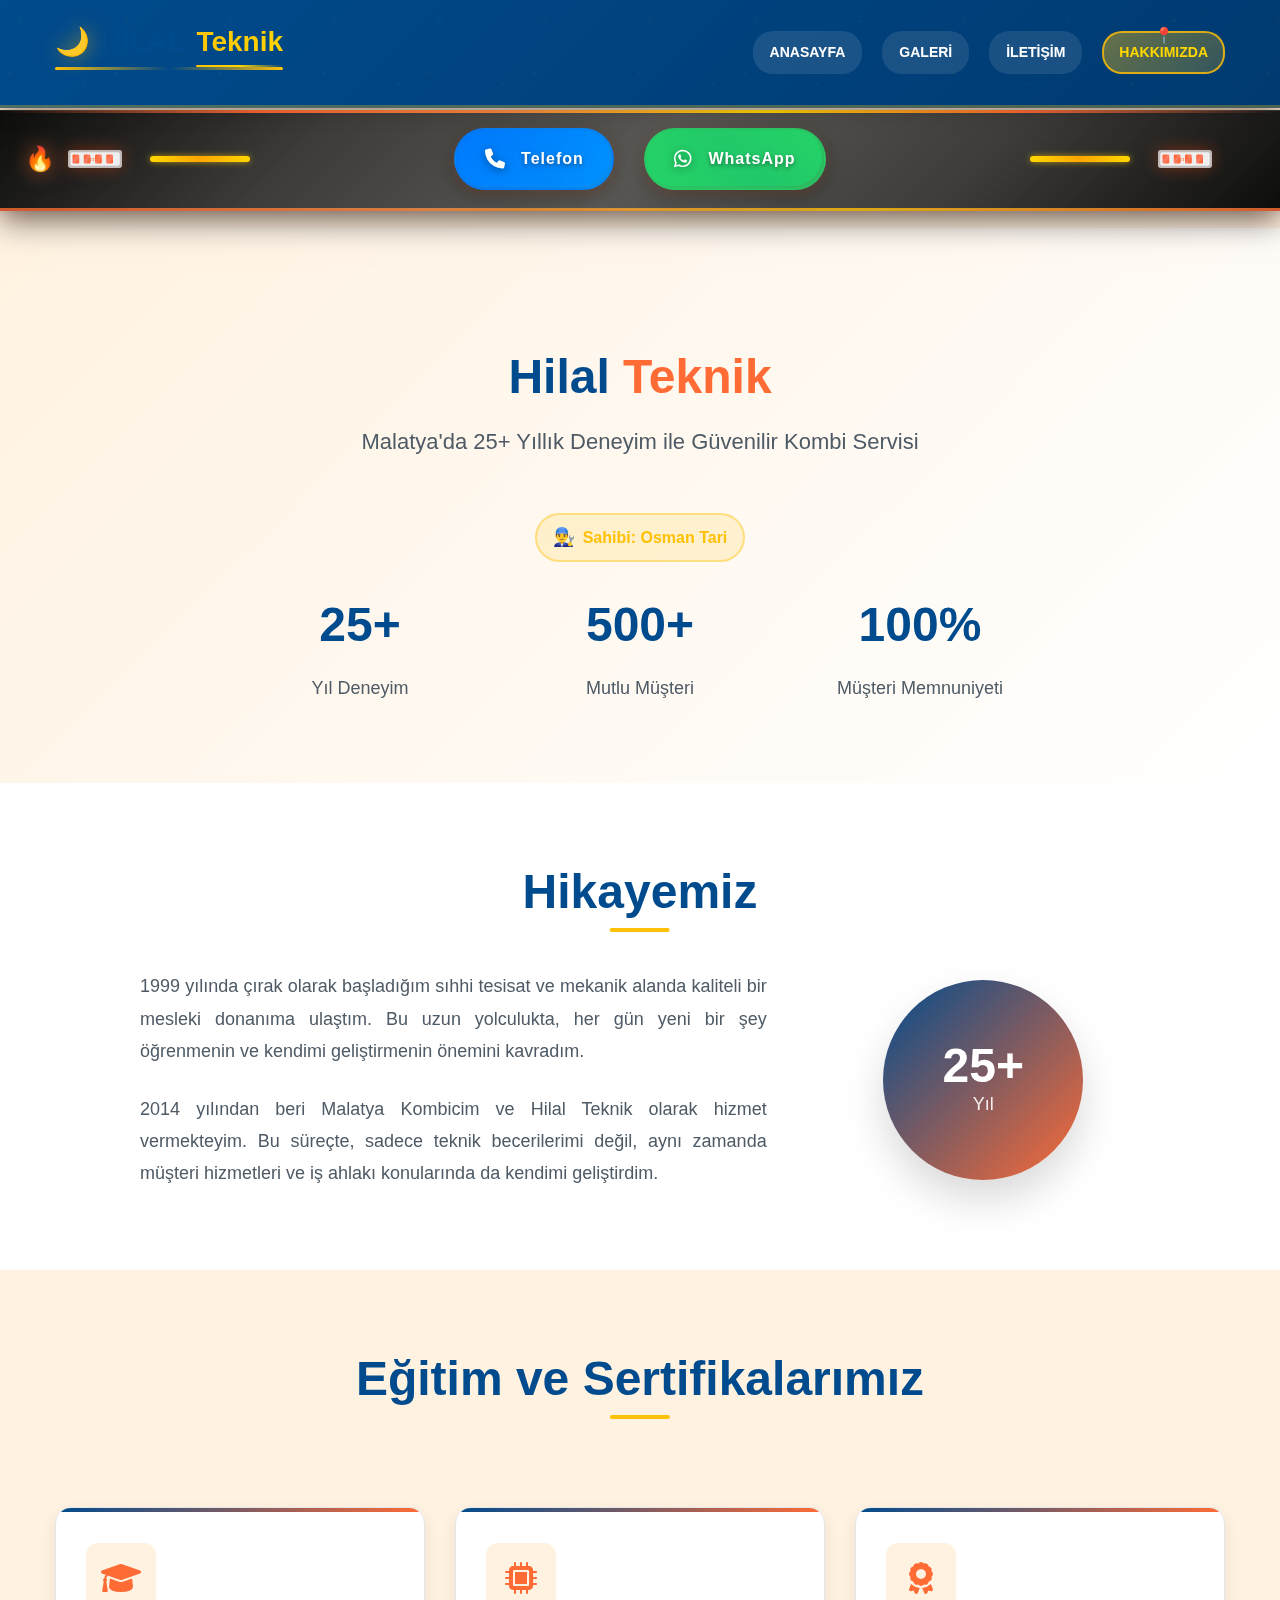
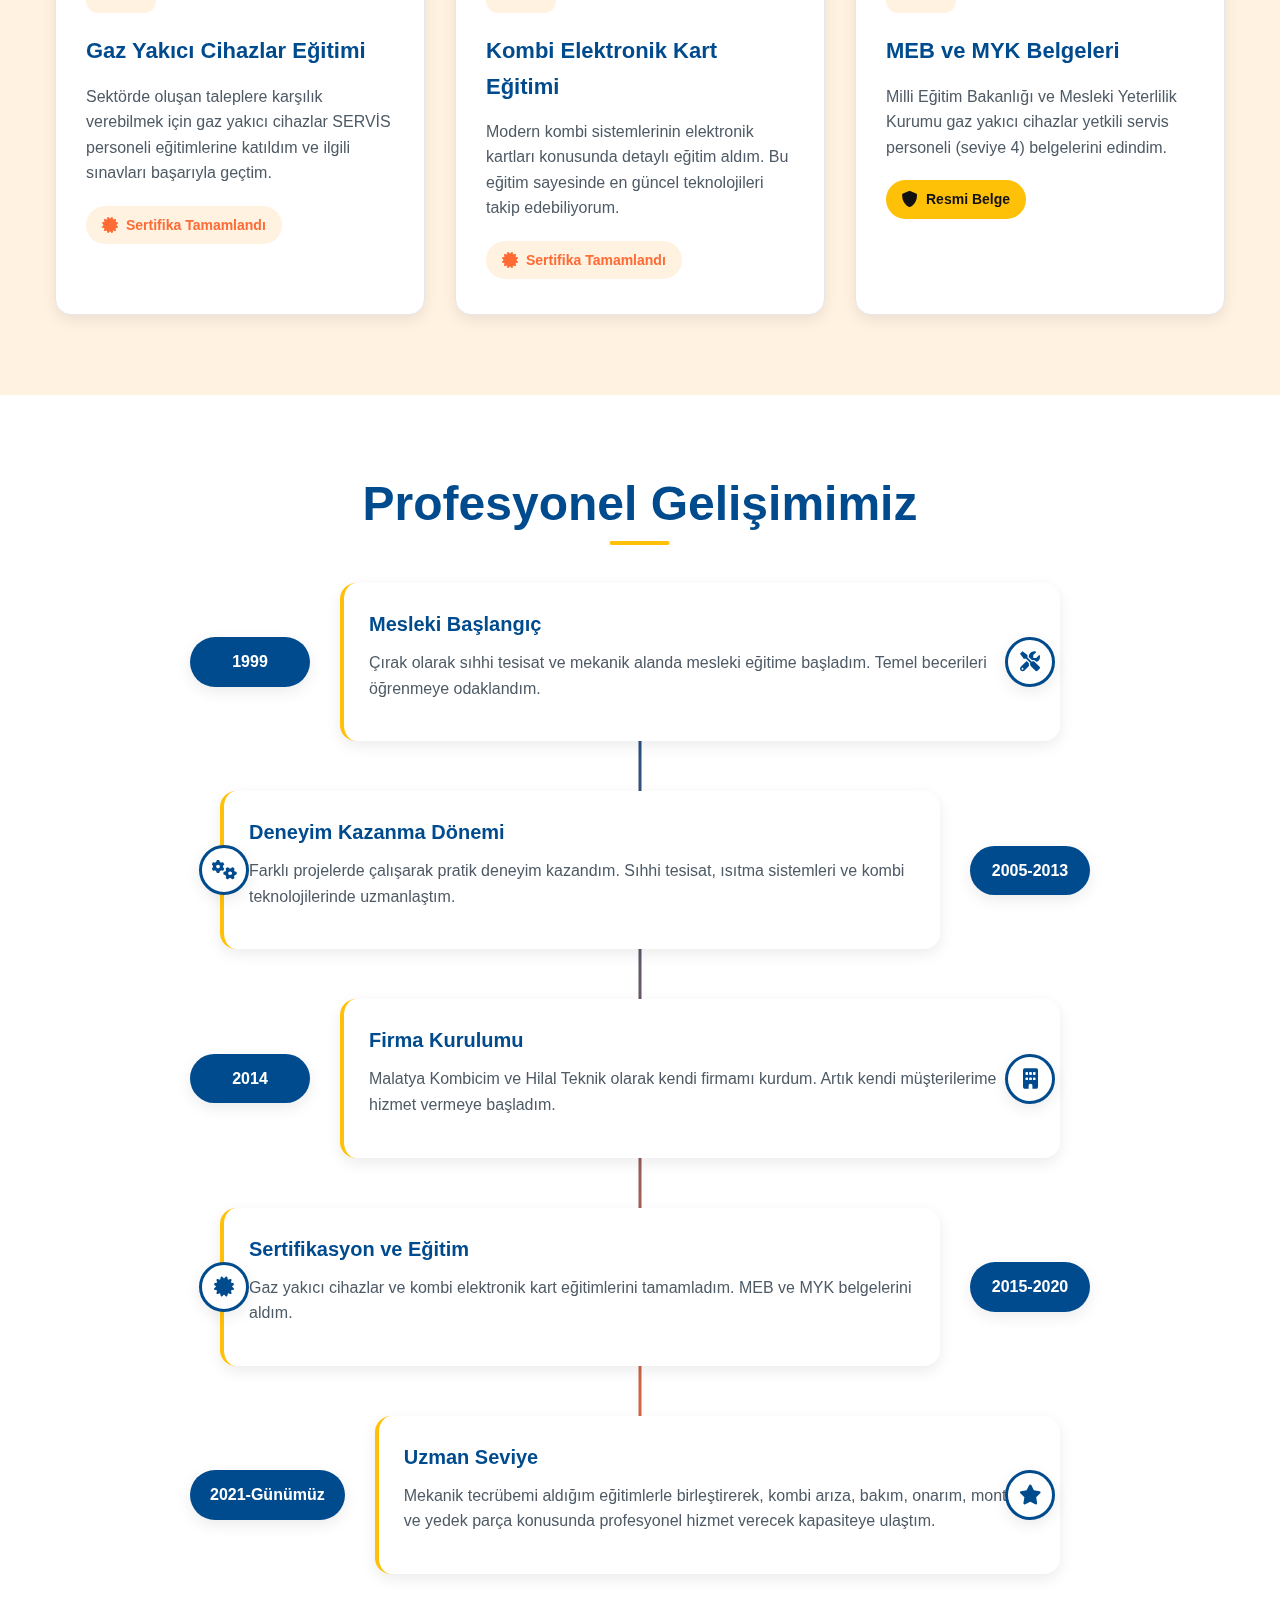
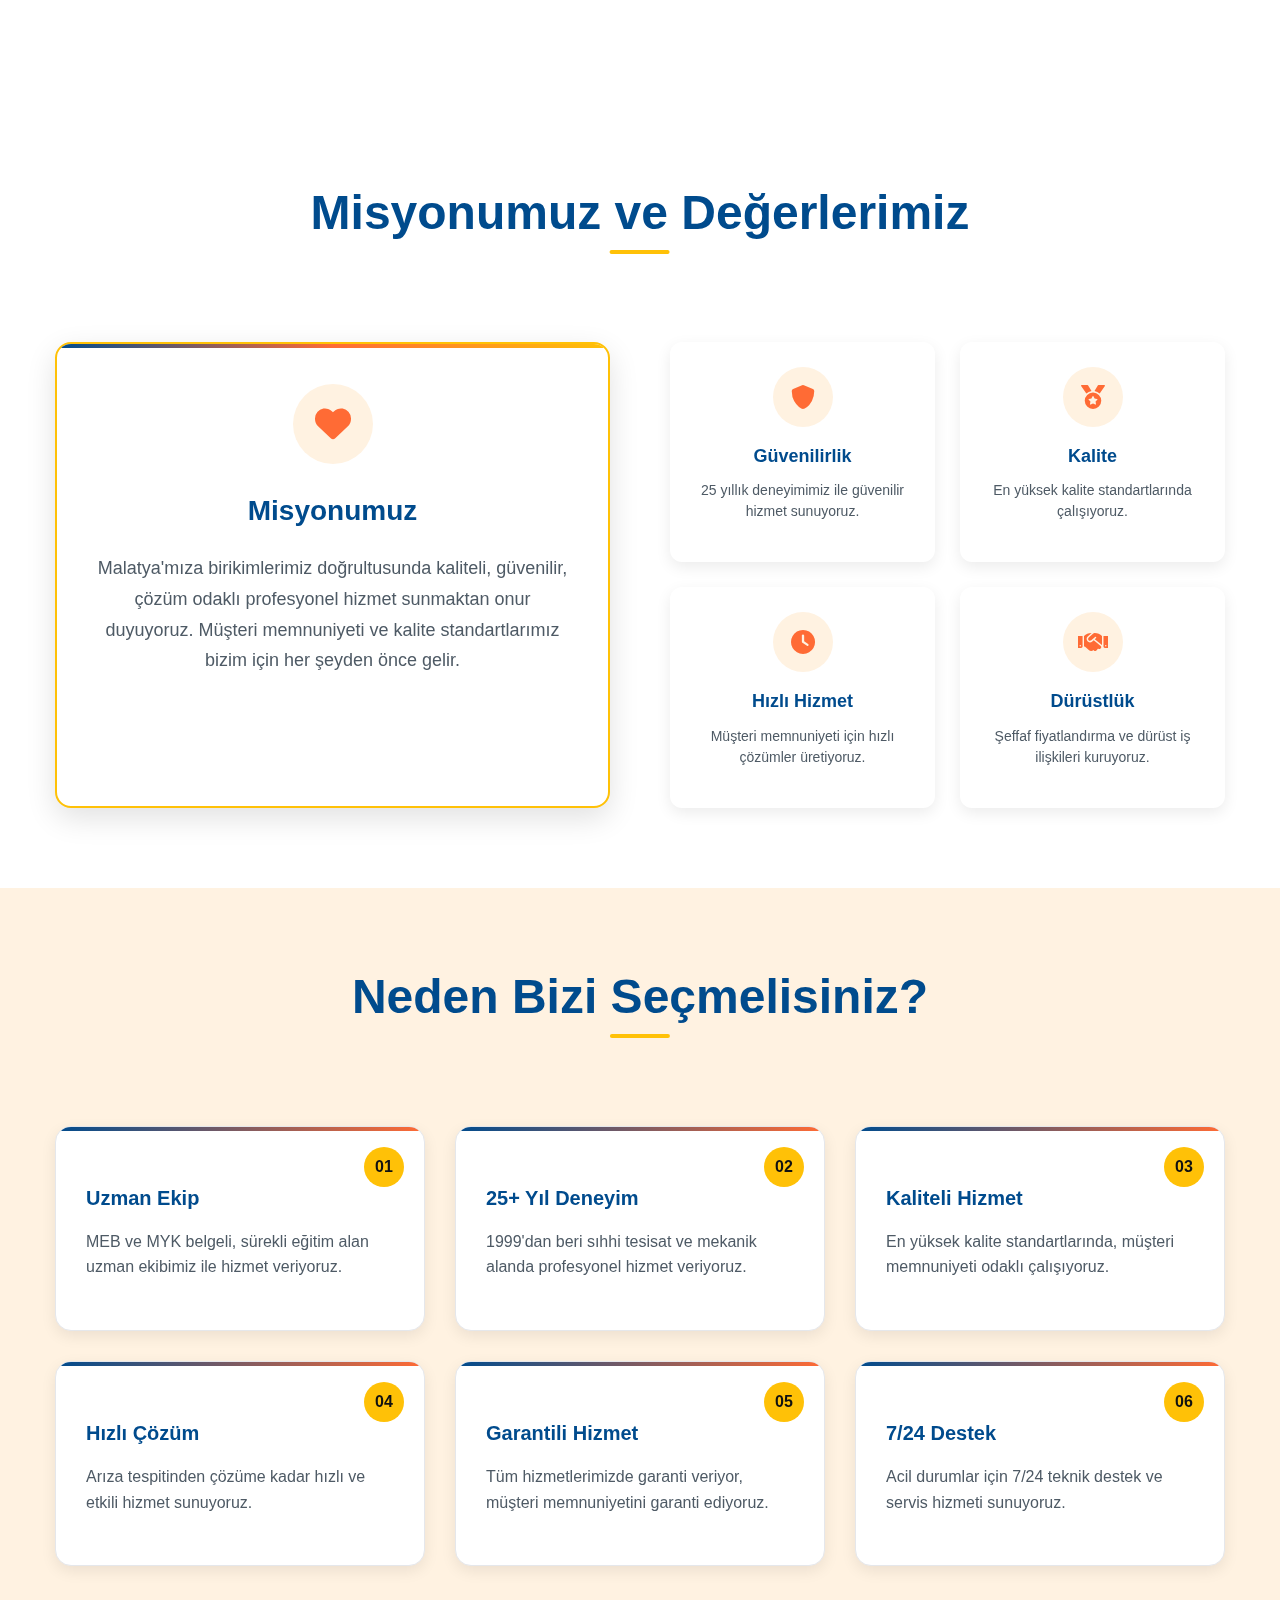
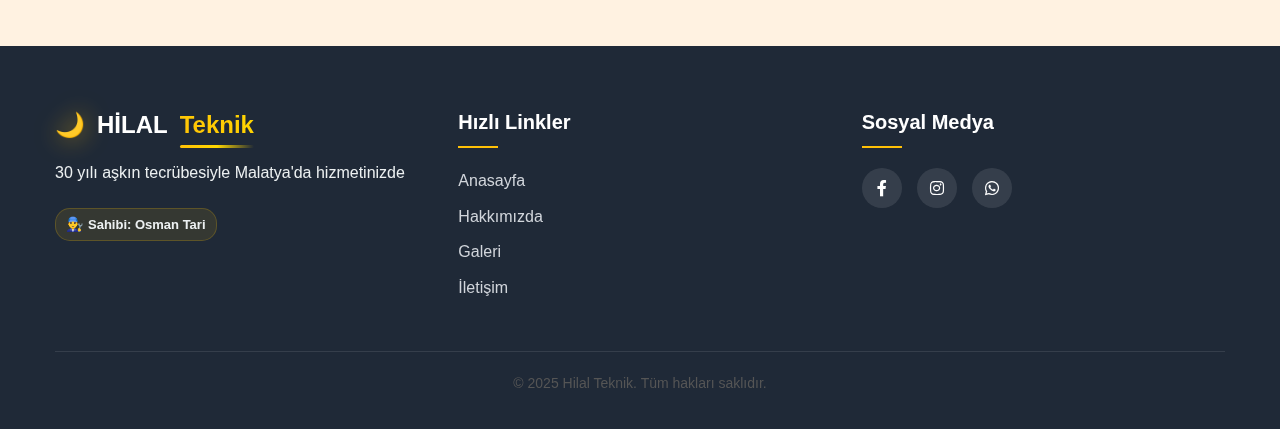
<file: proje/hakkimizda.html>
<!DOCTYPE html>
<html lang="tr">
<head>
    <meta charset="UTF-8">
    <meta name="viewport" content="width=device-width, initial-scale=1.0, maximum-scale=5.0, user-scalable=yes">
    <meta name="robots" content="index, follow">
    
    <!-- Güvenlik Başlıkları -->
    <meta http-equiv="X-Content-Type-Options" content="nosniff">
    <meta http-equiv="X-Frame-Options" content="DENY">
    <meta http-equiv="X-XSS-Protection" content="1; mode=block">
    <meta http-equiv="Referrer-Policy" content="strict-origin-when-cross-origin">
    <meta http-equiv="Permissions-Policy" content="geolocation=(), microphone=(), camera=()">
    <meta http-equiv="Content-Security-Policy" content="default-src 'self'; script-src 'self' 'unsafe-inline' https://cdnjs.cloudflare.com https://fonts.googleapis.com; style-src 'self' 'unsafe-inline' https://cdnjs.cloudflare.com https://fonts.googleapis.com; font-src 'self' https://fonts.gstatic.com https://cdnjs.cloudflare.com; img-src 'self' data: https:; connect-src 'self' https://fonts.googleapis.com https://cdnjs.cloudflare.com;">
    <meta name="description" content="Hilal Teknik hakkında: Malatya'da kombi montaj, bakım ve onarımda uzman ekip. Sahibi Osman Tari.">
    <meta name="keywords" content="hilal teknik, malatya kombi servisi, kombi montaj, kombi bakım, osman tari">
    <meta property="og:locale" content="tr_TR">
    <meta property="og:type" content="website">
    <meta property="og:title" content="Hakkımızda | Hilal Teknik - Malatya">
    <meta property="og:description" content="Hilal Teknik hakkında: Malatya'da kombi montaj, bakım ve onarımda uzman ekip. Sahibi Osman Tari.">
    <meta property="og:image" content="RESIMLER/resim1.jpeg">
    <meta property="og:url" content="https://www.hilalsihhitesisat.com/hakkimizda">
    <meta name="twitter:title" content="Hakkımızda | Hilal Teknik - Malatya">
    <meta name="twitter:description" content="Hilal Teknik hakkında: Malatya'da kombi montaj, bakım ve onarımda uzman ekip. Sahibi Osman Tari.">
    <title>Hakkımızda | Hilal Teknik - Malatya Kombi Servisi</title>
    <link rel="stylesheet" href="style.css">
    <link rel="stylesheet" href="https://cdnjs.cloudflare.com/ajax/libs/font-awesome/6.0.0-beta3/css/all.min.css">
    <script type="application/ld+json">
    {
      "@context": "https://schema.org",
      "@type": "HVACBusiness",
              "name": "Hilal Teknik",
      "address": {"@type": "PostalAddress", "addressLocality": "Malatya", "addressCountry": "TR"},
      "telephone": "+90 537 607 48 17",
      "email": "info@hilalteknik.com",
      "areaServed": "Malatya"
    }
    </script>
</head>
<body>
    <!-- ==================== HEADER / NAVBAR ==================== -->
    <header>
        <div class="container">
            <div class="logo">
                <h1>HİLAL <span>Teknik</span></h1>
            </div>
            <nav>
                <!-- Üst navigasyon (3 küçük) -->
                <div class="nav-top" id="navTop">
                    <a href="index.html" class="nav-item" data-page="index">ANASAYFA</a>
                    <a href="galeri.html" class="nav-item" data-page="galeri">GALERİ</a>
                    <a href="iletisim.html" class="nav-item" data-page="iletisim">İLETİŞİM</a>
                </div>
                
                <!-- Alt navigasyon (1 büyük) -->
                <div class="nav-bottom" id="navBottom">
                    <a href="hakkimizda.html" class="nav-item nav-item--large active" data-page="hakkimizda">HAKKIMIZDA</a>
                </div>
            </nav>
        </div>
    </header>

    <main>
    <!-- ==================== STICKY CALL BAR ==================== -->
    <div class="sticky-call-bar">
        <div class="radiator-left"></div>
        <div class="gas-pipe-left"></div>
        <div class="radiator-right"></div>
        <div class="gas-pipe-right"></div>
        <div class="container">
            <div class="call-actions">
                <a href="tel:05376074817" class="call-btn call-btn--phone">
                    <i class="fas fa-phone"></i>
                    <span>Telefon</span>
                </a>
                <a href="https://wa.me/905376074817" class="call-btn call-btn--whatsapp">
                    <i class="fab fa-whatsapp"></i>
                    <span>WhatsApp</span>
                </a>
            </div>
        </div>
    </div>

    <!-- ==================== HERO SECTION ==================== -->
    <section class="about-hero-section section section--comfort with-header-offset">
        <div class="container">
            <div class="hero-content">
                <h1 class="hero-title">Hilal <span class="highlight">Teknik</span></h1>
                <p class="hero-subtitle">Malatya'da 25+ Yıllık Deneyim ile Güvenilir Kombi Servisi</p>
                <p class="hero-owner">Sahibi: Osman Tari</p>
                
                <div class="hero-stats">
                    <div class="stat-item">
                        <div class="stat-number">25+</div>
                        <div class="stat-label">Yıl Deneyim</div>
                    </div>
                    <div class="stat-item">
                        <div class="stat-number">500+</div>
                        <div class="stat-label">Mutlu Müşteri</div>
                    </div>
                    <div class="stat-item">
                        <div class="stat-number">100%</div>
                        <div class="stat-label">Müşteri Memnuniyeti</div>
                    </div>
                </div>
            </div>
        </div>
    </section>

    <!-- ==================== ABOUT STORY ==================== -->
    <section class="about-story-section section section--white">
        <div class="container">
            <h2 class="section-title">Hikayemiz</h2>
            <div class="story-content">
                <div class="story-text">
                    <p>1999 yılında çırak olarak başladığım sıhhi tesisat ve mekanik alanda kaliteli bir mesleki donanıma ulaştım. Bu uzun yolculukta, her gün yeni bir şey öğrenmenin ve kendimi geliştirmenin önemini kavradım.</p>
                    
                    <p>2014 yılından beri Malatya Kombicim ve Hilal Teknik olarak hizmet vermekteyim. Bu süreçte, sadece teknik becerilerimi değil, aynı zamanda müşteri hizmetleri ve iş ahlakı konularında da kendimi geliştirdim.</p>
                </div>
                
                <div class="story-image">
                    <div class="experience-circle">
                        <div class="circle-content">
                            <span class="years">25+</span>
                            <span class="text">Yıl</span>
                        </div>
                    </div>
                </div>
            </div>
        </div>
    </section>

    <!-- ==================== EDUCATION & CERTIFICATES ==================== -->
    <section class="education-section section section--comfort">
        <div class="container">
            <h2 class="section-title">Eğitim ve Sertifikalarımız</h2>
            <div class="education-grid">
                <div class="education-card">
                    <div class="education-icon">
                        <i class="fas fa-graduation-cap"></i>
                    </div>
                    <h3>Gaz Yakıcı Cihazlar Eğitimi</h3>
                    <p>Sektörde oluşan taleplere karşılık verebilmek için gaz yakıcı cihazlar SERVİS personeli eğitimlerine katıldım ve ilgili sınavları başarıyla geçtim.</p>
                    <div class="certificate-badge">
                        <i class="fas fa-certificate"></i>
                        <span>Sertifika Tamamlandı</span>
                    </div>
                </div>
                
                <div class="education-card">
                    <div class="education-icon">
                        <i class="fas fa-microchip"></i>
                    </div>
                    <h3>Kombi Elektronik Kart Eğitimi</h3>
                    <p>Modern kombi sistemlerinin elektronik kartları konusunda detaylı eğitim aldım. Bu eğitim sayesinde en güncel teknolojileri takip edebiliyorum.</p>
                    <div class="certificate-badge">
                        <i class="fas fa-certificate"></i>
                        <span>Sertifika Tamamlandı</span>
                    </div>
                </div>
                
                <div class="education-card">
                    <div class="education-icon">
                        <i class="fas fa-award"></i>
                    </div>
                    <h3>MEB ve MYK Belgeleri</h3>
                    <p>Milli Eğitim Bakanlığı ve Mesleki Yeterlilik Kurumu gaz yakıcı cihazlar yetkili servis personeli (seviye 4) belgelerini edindim.</p>
                    <div class="certificate-badge official">
                        <i class="fas fa-shield-alt"></i>
                        <span>Resmi Belge</span>
                    </div>
                </div>
            </div>
        </div>
    </section>

    <!-- ==================== PROFESSIONAL DEVELOPMENT ==================== -->
    <section class="development-section section section--white">
        <div class="container">
            <h2 class="section-title">Profesyonel Gelişimimiz</h2>
            <div class="development-timeline">
                <div class="timeline-item">
                    <div class="timeline-year">1999</div>
                    <div class="timeline-content">
                        <h3>Mesleki Başlangıç</h3>
                        <p>Çırak olarak sıhhi tesisat ve mekanik alanda mesleki eğitime başladım. Temel becerileri öğrenmeye odaklandım.</p>
                        <div class="timeline-icon">
                            <i class="fas fa-tools"></i>
                        </div>
                    </div>
                </div>
                
                <div class="timeline-item">
                    <div class="timeline-year">2005-2013</div>
                    <div class="timeline-content">
                        <h3>Deneyim Kazanma Dönemi</h3>
                        <p>Farklı projelerde çalışarak pratik deneyim kazandım. Sıhhi tesisat, ısıtma sistemleri ve kombi teknolojilerinde uzmanlaştım.</p>
                        <div class="timeline-icon">
                            <i class="fas fa-cogs"></i>
                        </div>
                    </div>
                </div>
                
                <div class="timeline-item">
                    <div class="timeline-year">2014</div>
                    <div class="timeline-content">
                        <h3>Firma Kurulumu</h3>
                        <p>Malatya Kombicim ve Hilal Teknik olarak kendi firmamı kurdum. Artık kendi müşterilerime hizmet vermeye başladım.</p>
                        <div class="timeline-icon">
                            <i class="fas fa-building"></i>
                        </div>
                    </div>
                </div>
                
                <div class="timeline-item">
                    <div class="timeline-year">2015-2020</div>
                    <div class="timeline-content">
                        <h3>Sertifikasyon ve Eğitim</h3>
                        <p>Gaz yakıcı cihazlar ve kombi elektronik kart eğitimlerini tamamladım. MEB ve MYK belgelerini aldım.</p>
                        <div class="timeline-icon">
                            <i class="fas fa-certificate"></i>
                        </div>
                    </div>
                </div>
                
                <div class="timeline-item">
                    <div class="timeline-year">2021-Günümüz</div>
                    <div class="timeline-content">
                        <h3>Uzman Seviye</h3>
                        <p>Mekanik tecrübemi aldığım eğitimlerle birleştirerek, kombi arıza, bakım, onarım, montaj ve yedek parça konusunda profesyonel hizmet verecek kapasiteye ulaştım.</p>
                        <div class="timeline-icon">
                            <i class="fas fa-star"></i>
                        </div>
                    </div>
                </div>
            </div>
        </div>
    </section>



    <!-- ==================== MISSION & VALUES ==================== -->
    <section class="mission-section section section--white">
        <div class="container">
            <h2 class="section-title">Misyonumuz ve Değerlerimiz</h2>
            <div class="mission-values-grid">
                <div class="mission-card">
                    <div class="mission-icon">
                        <i class="fas fa-heart"></i>
                    </div>
                    <h3>Misyonumuz</h3>
                    <p>Malatya'mıza birikimlerimiz doğrultusunda kaliteli, güvenilir, çözüm odaklı profesyonel hizmet sunmaktan onur duyuyoruz. Müşteri memnuniyeti ve kalite standartlarımız bizim için her şeyden önce gelir.</p>
                </div>
                
                <div class="values-grid">
                    <div class="value-item">
                        <div class="value-icon">
                            <i class="fas fa-shield-alt"></i>
                        </div>
                        <h4>Güvenilirlik</h4>
                        <p>25 yıllık deneyimimiz ile güvenilir hizmet sunuyoruz.</p>
                    </div>
                    
                    <div class="value-item">
                        <div class="value-icon">
                            <i class="fas fa-medal"></i>
                        </div>
                        <h4>Kalite</h4>
                        <p>En yüksek kalite standartlarında çalışıyoruz.</p>
                    </div>
                    
                    <div class="value-item">
                        <div class="value-icon">
                            <i class="fas fa-clock"></i>
                        </div>
                        <h4>Hızlı Hizmet</h4>
                        <p>Müşteri memnuniyeti için hızlı çözümler üretiyoruz.</p>
                    </div>
                    
                    <div class="value-item">
                        <div class="value-icon">
                            <i class="fas fa-handshake"></i>
                        </div>
                        <h4>Dürüstlük</h4>
                        <p>Şeffaf fiyatlandırma ve dürüst iş ilişkileri kuruyoruz.</p>
                    </div>
                </div>
            </div>
        </div>
    </section>

    <!-- ==================== WHY CHOOSE US ==================== -->
    <section class="why-choose-section section section--comfort">
        <div class="container">
            <h2 class="section-title">Neden Bizi Seçmelisiniz?</h2>
            <div class="reasons-grid">
                <div class="reason-card">
                    <div class="reason-number">01</div>
                    <h3>Uzman Ekip</h3>
                    <p>MEB ve MYK belgeli, sürekli eğitim alan uzman ekibimiz ile hizmet veriyoruz.</p>
                </div>
                
                <div class="reason-card">
                    <div class="reason-number">02</div>
                    <h3>25+ Yıl Deneyim</h3>
                    <p>1999'dan beri sıhhi tesisat ve mekanik alanda profesyonel hizmet veriyoruz.</p>
                </div>
                
                <div class="reason-card">
                    <div class="reason-number">03</div>
                    <h3>Kaliteli Hizmet</h3>
                    <p>En yüksek kalite standartlarında, müşteri memnuniyeti odaklı çalışıyoruz.</p>
                </div>
                
                <div class="reason-card">
                    <div class="reason-number">04</div>
                    <h3>Hızlı Çözüm</h3>
                    <p>Arıza tespitinden çözüme kadar hızlı ve etkili hizmet sunuyoruz.</p>
                </div>
                
                <div class="reason-card">
                    <div class="reason-number">05</div>
                    <h3>Garantili Hizmet</h3>
                    <p>Tüm hizmetlerimizde garanti veriyor, müşteri memnuniyetini garanti ediyoruz.</p>
                </div>
                
                <div class="reason-card">
                    <div class="reason-number">06</div>
                    <h3>7/24 Destek</h3>
                    <p>Acil durumlar için 7/24 teknik destek ve servis hizmeti sunuyoruz.</p>
                </div>
            </div>
        </div>
    </section>

    </main>

    <!-- ==================== FOOTER ==================== -->
    <footer>
        <div class="container">
            <div class="footer-content">
                <div class="footer-logo">
                    <h2>HİLAL <span>Teknik</span></h2>
                    <p>30 yılı aşkın tecrübesiyle Malatya'da hizmetinizde</p>
                    <p class="footer-owner">Sahibi: Osman Tari</p>
                </div>
                <div class="footer-links">
                    <h3>Hızlı Linkler</h3>
                    <ul>
                        <li><a href="index.html">Anasayfa</a></li>
                        <li><a href="hakkimizda.html">Hakkımızda</a></li>
                        <li><a href="galeri.html">Galeri</a></li>
                        <li><a href="iletisim.html">İletişim</a></li>
                    </ul>
                </div>
                <div class="footer-social">
                    <h3>Sosyal Medya</h3>
                    <div class="social-icons">
                        <a href="https://www.facebook.com/osmantari44" target="_blank"><i class="fab fa-facebook-f"></i></a>
                        <a href="https://www.instagram.com/osman_tari" target="_blank"><i class="fab fa-instagram"></i></a>
                        <a href="https://wa.me/905376074817" target="_blank"><i class="fab fa-whatsapp"></i></a>
                    </div>
                </div>
            </div>
            <div class="copyright">
                <p>&copy; 2025 Hilal Teknik. Tüm hakları saklıdır.</p>
            </div>
        </div>
    </footer>

    <!-- ==================== SCROLL EFFECTS JAVASCRIPT ==================== -->
    <script>
        // Header scroll hide and sticky bar move to top
        let lastScrollTop = 0;
        const header = document.querySelector('header');
        const stickyBar = document.querySelector('.sticky-call-bar');
        const scrollThreshold = 50; // Reduced threshold for earlier effect

        window.addEventListener('scroll', function() {
            const scrollTop = window.pageYOffset || document.documentElement.scrollTop;
            
            if (scrollTop > scrollThreshold) {
                // Scrolling down - hide header and move sticky bar to top
                if (scrollTop > lastScrollTop) {
                    header.classList.add('header-hidden');
                    stickyBar.classList.add('bar-top');
                }
                // Scrolling up - show header and move sticky bar back
                else {
                    header.classList.remove('header-hidden');
                    stickyBar.classList.remove('bar-top');
                }
            } else {
                // At top - show header and move sticky bar back
                header.classList.remove('header-hidden');
                stickyBar.classList.remove('bar-top');
            }
            
            lastScrollTop = scrollTop;
        });

        // Smooth scroll for navigation links
        document.querySelectorAll('a[href^="#"]').forEach(anchor => {
            anchor.addEventListener('click', function (e) {
                e.preventDefault();
                const target = document.querySelector(this.getAttribute('href'));
                if (target) {
                    target.scrollIntoView({
                        behavior: 'smooth',
                        block: 'start'
                    });
                }
            });
        });
        
        // Navigasyon sistemi
        const navTop = document.getElementById('navTop');
        const navBottom = document.getElementById('navBottom');
        
        // Tüm navigasyon öğeleri
        const allNavItems = [
            { page: 'index', text: 'ANASAYFA', href: 'index.html' },
            { page: 'hakkimizda', text: 'HAKKIMIZDA', href: 'hakkimizda.html' },
            { page: 'galeri', text: 'GALERİ', href: 'galeri.html' },
            { page: 'iletisim', text: 'İLETİŞİM', href: 'iletisim.html' }
        ];
        
        // Hangi sayfada olduğumuzu belirle
        function getCurrentPage() {
            const path = window.location.pathname;
            if (path.includes('hakkimizda')) return 'hakkimizda';
            if (path.includes('galeri')) return 'galeri';
            if (path.includes('iletisim')) return 'iletisim';
            return 'index';
        }
        
        // Navigasyon öğelerini yeniden düzenle
        function updateNavigation() {
            const currentPage = getCurrentPage();
            
            // Üst navigasyonu temizle
            navTop.innerHTML = '';
            // Alt navigasyonu temizle
            navBottom.innerHTML = '';
            
            // Mevcut sayfa dışındaki öğeleri üste ekle (küçük)
            allNavItems.forEach(item => {
                if (item.page !== currentPage) {
                    const navItem = document.createElement('a');
                    navItem.href = item.href;
                    navItem.className = 'nav-item';
                    navItem.setAttribute('data-page', item.page);
                    navItem.textContent = item.text;
                    navTop.appendChild(navItem);
                }
            });
            
            // Mevcut sayfayı alta ekle (büyük)
            const currentItem = allNavItems.find(item => item.page === currentPage);
            if (currentItem) {
                const navItem = document.createElement('a');
                navItem.href = currentItem.href;
                navItem.className = 'nav-item nav-item--large active';
                navItem.setAttribute('data-page', currentItem.page);
                navItem.textContent = currentItem.text;
                navBottom.appendChild(navItem);
            }
        }
        
        // Sayfa yüklendiğinde çalıştır
        updateNavigation();
        
        // Navigasyon öğelerine tıklandığında
        document.addEventListener('click', function(e) {
            if (e.target.classList.contains('nav-item')) {
                const page = e.target.getAttribute('data-page');
                if (page) {
                    // Sayfa yüklendikten sonra navigasyonu güncelle
                    setTimeout(updateNavigation, 100);
                }
            }
        });
    </script>
</body>
</html>
</file>
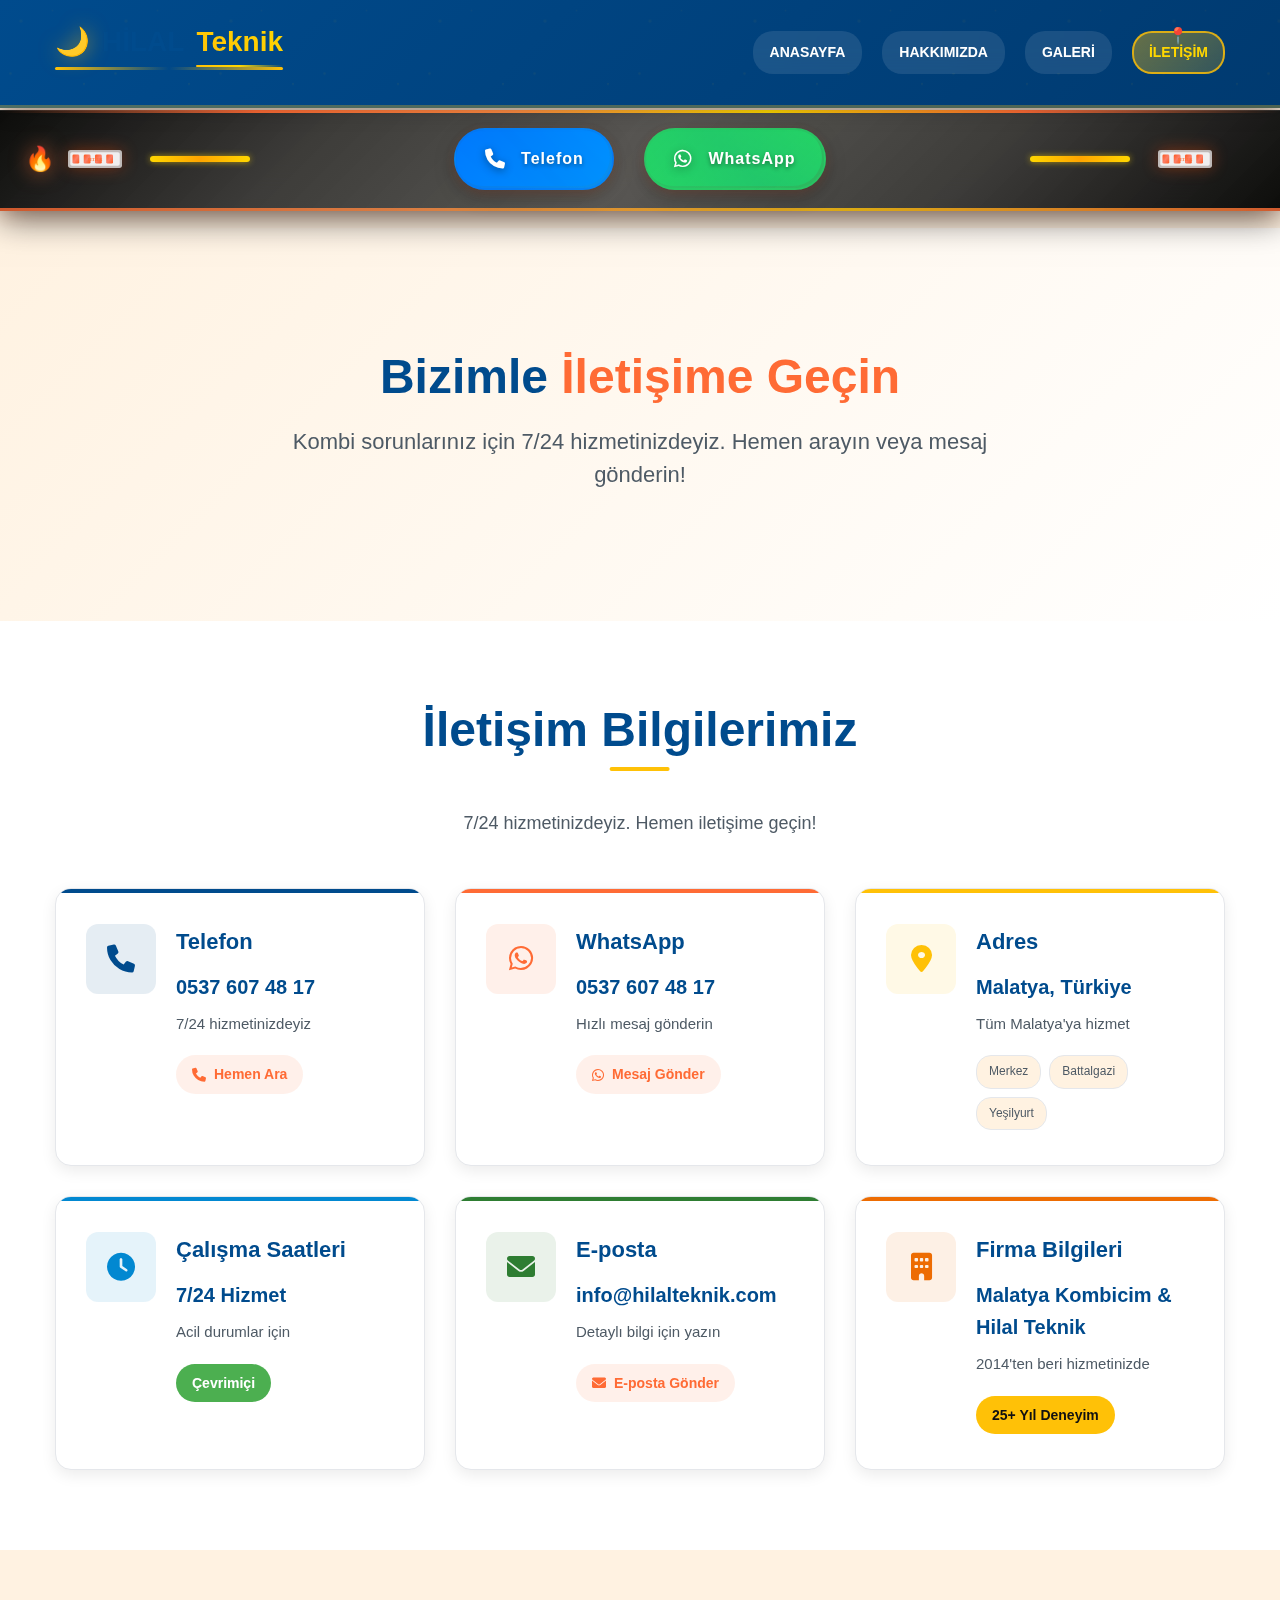
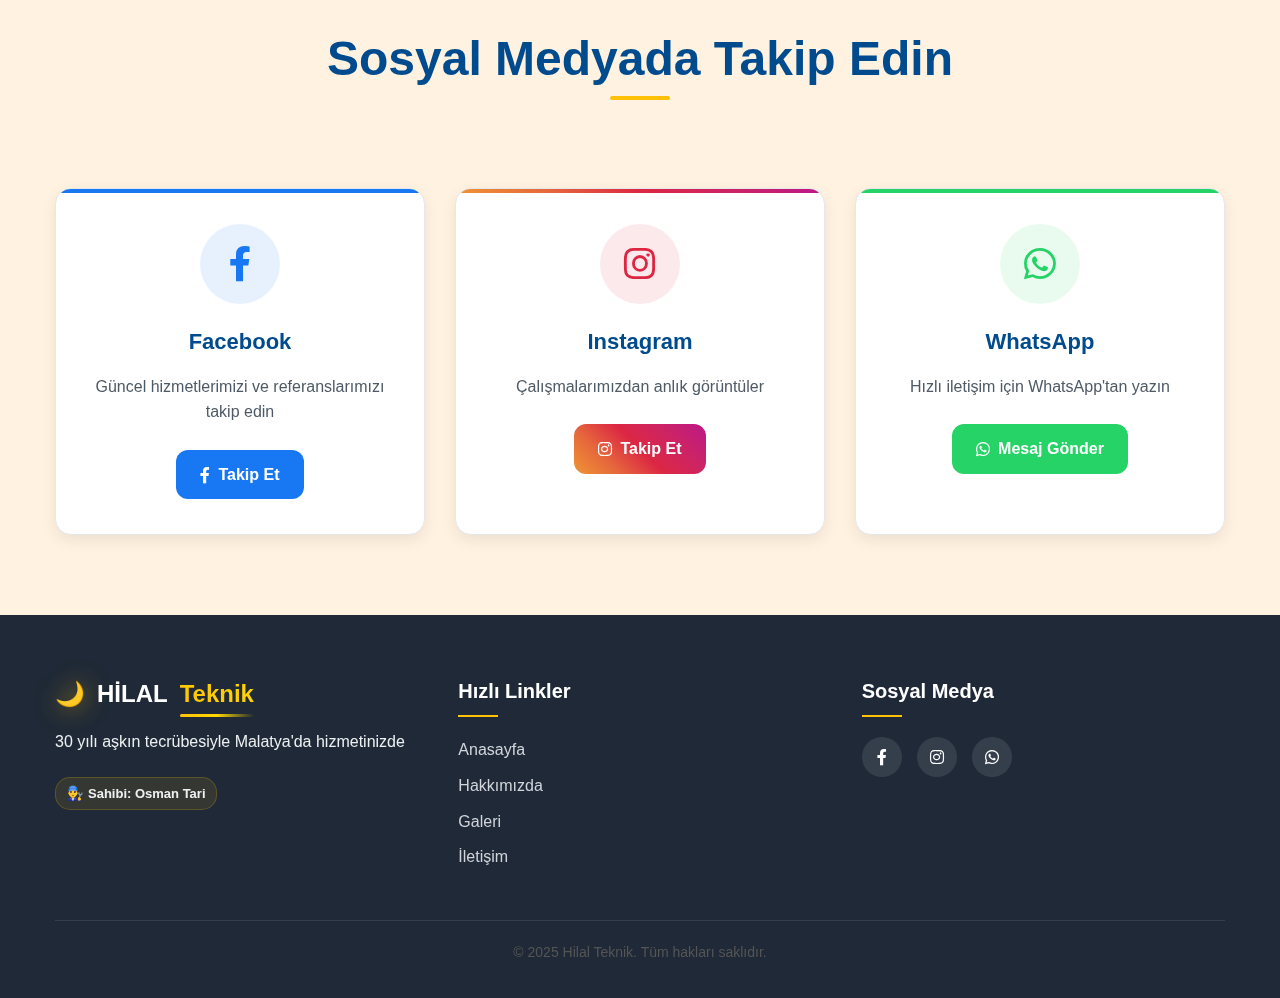
<file: proje/iletisim.html>
<!DOCTYPE html>
<html lang="tr">
<head>
    <meta charset="UTF-8">
    <meta name="viewport" content="width=device-width, initial-scale=1.0, maximum-scale=5.0, user-scalable=yes">
    <meta name="robots" content="index, follow">
    
    <!-- Güvenlik Başlıkları -->
    <meta http-equiv="X-Content-Type-Options" content="nosniff">
    <meta http-equiv="X-Frame-Options" content="DENY">
    <meta http-equiv="X-XSS-Protection" content="1; mode=block">
    <meta http-equiv="Referrer-Policy" content="strict-origin-when-cross-origin">
    <meta http-equiv="Permissions-Policy" content="geolocation=(), microphone=(), camera=()">
    <meta http-equiv="Content-Security-Policy" content="default-src 'self'; script-src 'self' 'unsafe-inline' https://cdnjs.cloudflare.com https://fonts.googleapis.com; style-src 'self' 'unsafe-inline' https://cdnjs.cloudflare.com https://fonts.googleapis.com; font-src 'self' https://fonts.gstatic.com https://cdnjs.cloudflare.com; img-src 'self' data: https:; connect-src 'self' https://fonts.googleapis.com https://cdnjs.cloudflare.com;">
    <meta name="description" content="Hilal Teknik ile iletişime geçin. Malatya'da kombi servisi için 7/24 hizmet. Sahibi Osman Tari.">
    <meta name="keywords" content="hilal teknik iletişim, malatya kombi servisi, osman tari">
    <meta property="og:locale" content="tr_TR">
    <meta property="og:type" content="website">
    <meta property="og:title" content="İletişim | Hilal Teknik - Malatya">
    <meta property="og:description" content="Hilal Teknik ile iletişime geçin. Malatya'da kombi servisi için 7/24 hizmet. Sahibi Osman Tari.">
    <meta property="og:image" content="RESIMLER/resim3.jpeg">
    <meta property="og:url" content="https://www.hilalsihhitesisat.com/iletisim">
    <meta name="twitter:title" content="İletişim | Hilal Teknik - Malatya">
    <meta name="twitter:description" content="Hilal Teknik ile iletişime geçin. Malatya'da kombi servisi için 7/24 hizmet. Sahibi Osman Tari.">
    <title>İletişim | Hilal Teknik - Malatya Kombi Servisi</title>
    <link rel="stylesheet" href="style.css">
    <link rel="stylesheet" href="https://cdnjs.cloudflare.com/ajax/libs/font-awesome/6.0.0-beta3/css/all.min.css">
    <script type="application/ld+json">
    {
      "@context": "https://schema.org",
      "@type": "HVACBusiness",
              "name": "Hilal Teknik",
      "address": {"@type": "PostalAddress", "addressLocality": "Malatya", "addressCountry": "TR"},
      "telephone": "+90 537 607 48 17",
      "email": "info@hilalteknik.com",
      "areaServed": "Malatya",
      "contactPoint": [{
        "@type": "ContactPoint",
        "telephone": "+90 537 607 48 17",
        "contactType": "customer service",
        "availableLanguage": ["tr"],
        "areaServed": "TR"
      }]
    }
    </script>
</head>
<body>
    <!-- ==================== HEADER / NAVBAR ==================== -->
    <header>
        <div class="container">
            <div class="logo">
                <h1>HİLAL <span>Teknik</span></h1>
            </div>
            <nav>
                <!-- Üst navigasyon (3 küçük) -->
                <div class="nav-top" id="navTop">
                    <a href="index.html" class="nav-item" data-page="index">ANASAYFA</a>
                    <a href="hakkimizda.html" class="nav-item" data-page="hakkimizda">HAKKIMIZDA</a>
                    <a href="galeri.html" class="nav-item" data-page="galeri">GALERİ</a>
                </div>
                
                <!-- Alt navigasyon (1 büyük) -->
                <div class="nav-bottom" id="navBottom">
                    <a href="iletisim.html" class="nav-item nav-item--large active" data-page="iletisim">İLETİŞİM</a>
                </div>
            </nav>
        </div>
    </header>

    <main>
    <!-- ==================== STICKY CALL BAR ==================== -->
    <div class="sticky-call-bar">
        <div class="radiator-left"></div>
        <div class="gas-pipe-left"></div>
        <div class="radiator-right"></div>
        <div class="gas-pipe-right"></div>
        <div class="container">
            <div class="call-actions">
                <a href="tel:05376074817" class="call-btn call-btn--phone">
                    <i class="fas fa-phone"></i>
                    <span>Telefon</span>
                </a>
                <a href="https://wa.me/905376074817" class="call-btn call-btn--whatsapp">
                    <i class="fab fa-whatsapp"></i>
                    <span>WhatsApp</span>
                </a>
            </div>
        </div>
    </div>

    <!-- ==================== CONTACT HERO SECTION ==================== -->
    <section class="contact-hero-section section section--comfort with-header-offset">
        <div class="container">
            <div class="hero-content">
                <h1 class="hero-title">Bizimle <span class="highlight">İletişime Geçin</span></h1>
                <p class="hero-subtitle">Kombi sorunlarınız için 7/24 hizmetinizdeyiz. Hemen arayın veya mesaj gönderin!</p>
            </div>
        </div>
    </section>

    <!-- ==================== CONTACT INFORMATION ==================== -->
    <section class="contact-info-section section section--white">
        <div class="container">
            <h2 class="section-title">İletişim Bilgilerimiz</h2>
            <p class="section-subtitle">7/24 hizmetinizdeyiz. Hemen iletişime geçin!</p>
            
            <div class="contact-grid">
                <div class="contact-item primary">
                    <div class="contact-icon">
                        <i class="fas fa-phone"></i>
                    </div>
                    <div class="contact-details">
                        <h3>Telefon</h3>
                        <p class="contact-value">0537 607 48 17</p>
                        <p class="contact-desc">7/24 hizmetinizdeyiz</p>
                        <a href="tel:05376074817" class="contact-link">
                            <i class="fas fa-phone"></i>
                            Hemen Ara
                        </a>
                    </div>
                </div>
                
                <div class="contact-item accent">
                    <div class="contact-icon">
                        <i class="fab fa-whatsapp"></i>
                    </div>
                    <div class="contact-details">
                        <h3>WhatsApp</h3>
                        <p class="contact-value">0537 607 48 17</p>
                        <p class="contact-desc">Hızlı mesaj gönderin</p>
                        <a href="https://wa.me/905376074817" class="contact-link">
                            <i class="fab fa-whatsapp"></i>
                            Mesaj Gönder
                        </a>
                    </div>
                </div>
                
                <div class="contact-item secondary">
                    <div class="contact-icon">
                        <i class="fas fa-map-marker-alt"></i>
                    </div>
                    <div class="contact-details">
                        <h3>Adres</h3>
                        <p class="contact-value">Malatya, Türkiye</p>
                        <p class="contact-desc">Tüm Malatya'ya hizmet</p>
                        <div class="service-areas">
                            <span class="area-tag">Merkez</span>
                            <span class="area-tag">Battalgazi</span>
                            <span class="area-tag">Yeşilyurt</span>
                        </div>
                    </div>
                </div>
                
                <div class="contact-item info">
                    <div class="contact-icon">
                        <i class="fas fa-clock"></i>
                    </div>
                    <div class="contact-details">
                        <h3>Çalışma Saatleri</h3>
                        <p class="contact-value">7/24 Hizmet</p>
                        <p class="contact-desc">Acil durumlar için</p>
                        <span class="status-badge online">Çevrimiçi</span>
                    </div>
                </div>

                <div class="contact-item success">
                    <div class="contact-icon">
                        <i class="fas fa-envelope"></i>
                    </div>
                    <div class="contact-details">
                        <h3>E-posta</h3>
                        <p class="contact-value">info@hilalteknik.com</p>
                        <p class="contact-desc">Detaylı bilgi için yazın</p>
                        <a href="mailto:info@hilalteknik.com" class="contact-link">
                            <i class="fas fa-envelope"></i>
                            E-posta Gönder
                        </a>
                    </div>
                </div>

                <div class="contact-item warning">
                    <div class="contact-icon">
                        <i class="fas fa-building"></i>
                    </div>
                    <div class="contact-details">
                        <h3>Firma Bilgileri</h3>
                        <p class="contact-value">Malatya Kombicim & Hilal Teknik</p>
                        <p class="contact-desc">2014'ten beri hizmetinizde</p>
                        <span class="status-badge">25+ Yıl Deneyim</span>
                    </div>
                </div>
            </div>
        </div>
    </section>

    <!-- ==================== SOCIAL MEDIA SECTION ==================== -->
    <section class="social-section section section--comfort">
        <div class="container">
            <h2 class="section-title">Sosyal Medyada Takip Edin</h2>
            <div class="social-grid">
                <div class="social-card facebook">
                    <div class="social-icon">
                        <i class="fab fa-facebook-f"></i>
                    </div>
                    <h3>Facebook</h3>
                    <p>Güncel hizmetlerimizi ve referanslarımızı takip edin</p>
                    <a href="https://www.facebook.com/osmantari44" target="_blank" class="social-btn">
                        <i class="fab fa-facebook-f"></i>
                        Takip Et
                    </a>
                </div>
                
                <div class="social-card instagram">
                    <div class="social-icon">
                        <i class="fab fa-instagram"></i>
                    </div>
                    <h3>Instagram</h3>
                    <p>Çalışmalarımızdan anlık görüntüler</p>
                    <a href="https://www.instagram.com/osman_tari" target="_blank" class="social-btn">
                        <i class="fab fa-instagram"></i>
                        Takip Et
                    </a>
                </div>
                
                <div class="social-card whatsapp">
                    <div class="social-icon">
                        <i class="fab fa-whatsapp"></i>
                    </div>
                    <h3>WhatsApp</h3>
                    <p>Hızlı iletişim için WhatsApp'tan yazın</p>
                    <a href="https://wa.me/905376074817" target="_blank" class="social-btn">
                        <i class="fab fa-whatsapp"></i>
                        Mesaj Gönder
                    </a>
                </div>
            </div>
        </div>
    </section>
    </main>

    <!-- ==================== FOOTER ==================== -->
    <footer>
        <div class="container">
            <div class="footer-content">
                <div class="footer-logo">
                    <h2>HİLAL <span>Teknik</span></h2>
                    <p>30 yılı aşkın tecrübesiyle Malatya'da hizmetinizde</p>
                    <p class="footer-owner">Sahibi: Osman Tari</p>
                </div>
                <div class="footer-links">
                    <h3>Hızlı Linkler</h3>
                    <ul>
                        <li><a href="index.html">Anasayfa</a></li>
                        <li><a href="hakkimizda.html">Hakkımızda</a></li>
                        <li><a href="galeri.html">Galeri</a></li>
                        <li><a href="iletisim.html">İletişim</a></li>
                    </ul>
                </div>
                <div class="footer-social">
                    <h3>Sosyal Medya</h3>
                    <div class="social-icons">
                        <a href="https://www.facebook.com/osmantari44" target="_blank"><i class="fab fa-facebook-f"></i></a>
                        <a href="https://www.instagram.com/osman_tari" target="_blank"><i class="fab fa-instagram"></i></a>
                        <a href="https://wa.me/905376074817" target="_blank"><i class="fab fa-whatsapp"></i></a>
                    </div>
                </div>
            </div>
            <div class="copyright">
                <p>&copy; 2025 Hilal Teknik. Tüm hakları saklıdır.</p>
            </div>
        </div>
    </footer>

    <!-- ==================== SCROLL EFFECTS JAVASCRIPT ==================== -->
    <script>
        // Header scroll hide and sticky bar move to top
        let lastScrollTop = 0;
        const header = document.querySelector('header');
        const stickyBar = document.querySelector('.sticky-call-bar');
        const scrollThreshold = 50; // Reduced threshold for earlier effect

        window.addEventListener('scroll', function() {
            const scrollTop = window.pageYOffset || document.documentElement.scrollTop;
            
            if (scrollTop > scrollThreshold) {
                // Scrolling down - hide header and move sticky bar to top
                if (scrollTop > lastScrollTop) {
                    header.classList.add('header-hidden');
                    stickyBar.classList.add('bar-top');
                }
                // Scrolling up - show header and move sticky bar back
                else {
                    header.classList.remove('header-hidden');
                    stickyBar.classList.remove('bar-top');
                }
            } else {
                // At top - show header and move sticky bar back
                header.classList.remove('header-hidden');
                stickyBar.classList.remove('bar-top');
            }
            
            lastScrollTop = scrollTop;
        });

        // Smooth scroll for navigation links
        document.querySelectorAll('a[href^="#"]').forEach(anchor => {
            anchor.addEventListener('click', function (e) {
                e.preventDefault();
                const target = document.querySelector(this.getAttribute('href'));
                if (target) {
                    target.scrollIntoView({
                        behavior: 'smooth',
                        block: 'start'
                    });
                }
            });
        });
        
        // Mobile menu toggle
        const mobileMenuBtn = document.getElementById('mobileMenuBtn');
        const navLinks = document.getElementById('navLinks');
        
        mobileMenuBtn.addEventListener('click', () => {
            mobileMenuBtn.classList.toggle('active');
            navLinks.classList.toggle('active');
        });
        
        // Close mobile menu when clicking on a link
        document.querySelectorAll('.nav-links a').forEach(link => {
            link.addEventListener('click', () => {
                mobileMenuBtn.classList.remove('active');
                navLinks.classList.remove('active');
            });
        });
        
        // Close mobile menu when clicking outside
        document.addEventListener('click', (e) => {
            if (!mobileMenuBtn.contains(e.target) && !navLinks.contains(e.target)) {
                mobileMenuBtn.classList.remove('active');
                navLinks.classList.remove('active');
            }
        });
    </script>
</body>
</html>
</file>
<file: style.css>
/* ==================== GENEL STİLLER ==================== */
* {
    margin: 0;
    padding: 0;
    box-sizing: border-box;
    font-family: 'Arial', sans-serif;
}

body {
    line-height: 1.6;
    color: #333;
    background-color: #f9f9f9;
    background: linear-gradient(to bottom, #f9f9f9 0%, #f9f9f9 100%);
}

.container {
    width: 95%;
    max-width: 1200px;
    margin: 0 auto;
    padding: 0 15px;

}

h1, h2, h3, h4 {
    margin-bottom: 20px;
    color: var(--heading);
}

p {
    margin-bottom: 15px;
    color: #555;
}

a {
    text-decoration: none;
    color: inherit;
    transition: all 0.3s ease;
}

.btn {
    display: inline-block;
    background: var(--primary);
    color: white;
    padding: 12px 25px;
    border-radius: 5px;
    transition: all 0.3s ease;
    font-weight: bold;
    border: none;
    cursor: pointer;
}

.btn:hover {
    background: var(--primary-600);
    transform: translateY(-3px);
    box-shadow: 0 5px 15px rgba(0, 0, 0, 0.1);
}

/* ==================== HEADER / NAVBAR ==================== */
header {
    background: linear-gradient(135deg, var(--primary) 0%, var(--primary-600) 100%);
    color: white;
    padding: 20px 0;
    position: relative;
    width: 100%;
    box-shadow: 
        0 4px 20px rgba(0, 0, 0, 0.15),
        0 2px 10px rgba(0, 0, 0, 0.1);
    border-bottom: 3px solid rgba(255, 193, 7, 0.3);
    overflow: hidden;
}


header::before {
    content: '';
    position: absolute;
    top: 0;
    left: 0;
    right: 0;
    bottom: 0;
    background: url('data:image/svg+xml,<svg xmlns="http://www.w3.org/2000/svg" viewBox="0 0 100 100"><defs><pattern id="headerHilal" width="100" height="100" patternUnits="userSpaceOnUse"><circle cx="20" cy="20" r="1.5" fill="%23FFC107" opacity="0.1"/><circle cx="80" cy="80" r="1" fill="%23FFC107" opacity="0.15"/><circle cx="50" cy="10" r="0.8" fill="%23FFC107" opacity="0.1"/><circle cx="10" cy="70" r="1.2" fill="%23FFC107" opacity="0.12"/></pattern></defs><rect width="100" height="100" fill="url(%23headerHilal)"/></svg>');
    opacity: 0.4;
    animation: headerHilalFloat 20s linear infinite;
}

@keyframes headerHilalFloat {
    0% {
        transform: translateX(0) rotate(0deg);
    }
    100% {
        transform: translateX(-100px) rotate(-360deg);
    }
}

header .container {
    display: flex;
    justify-content: space-between;
    align-items: center;
    position: relative;
    z-index: 2;
}

/* Navigasyon düzeni */
header nav {
    display: flex;
    flex-direction: row;
    gap: 20px;
    align-items: center;
}

/* Sabit navigasyon düzeni */
.nav-items {
    display: flex;
    gap: 20px;
    align-items: center;
}

/* Desktop'ta tüm butonlar aynı boyutta */
.nav-item {
    color: white;
    text-decoration: none;
    font-weight: 600;
    padding: 8px 15px;
    border-radius: 20px;
    transition: all 0.3s ease;
    position: relative;
    overflow: visible;
    z-index: 5;
    border: 2px solid transparent;
    background: rgba(255, 255, 255, 0.1);
    backdrop-filter: blur(10px);
    font-size: 14px;
}

.nav-item:hover {
    background: rgba(255, 255, 255, 0.2);
    border-color: rgba(255, 193, 7, 0.5);
    transform: translateY(-2px);
    box-shadow: 0 4px 15px rgba(255, 193, 7, 0.3);
}

/* Desktop'ta büyük buton özelliği kaldırıldı */
.nav-item--large {
    font-size: 14px;
    padding: 8px 15px;
    background: rgba(255, 255, 255, 0.1);
    border-color: transparent;
}

.nav-item--large:hover {
    background: rgba(255, 255, 255, 0.2);
    border-color: rgba(255, 193, 7, 0.5);
    transform: translateY(-2px);
    box-shadow: 0 4px 15px rgba(255, 193, 7, 0.3);
}

/* Mobilde header düzeni değişir */
@media (max-width: 991px) {
    header .container {
        flex-direction: row;
        justify-content: space-between;
        align-items: center;
        gap: 0;
    }
    
    /* Mobilde navigasyon düzeni */
    header nav {
        flex-direction: column;
        gap: 10px;
    }
    
    .nav-items {
        gap: 10px;
    }
    
    .nav-item {
        padding: 4px 8px;
        font-size: 10px;
    }
    
    .nav-item--large {
        padding: 6px 12px;
        font-size: 12px;
    }
}

.logo {
    display: flex;
    align-items: center;
    gap: 15px;
}

.logo-emblem {
    position: relative;
    width: 80px;
    height: 80px;
    flex-shrink: 0;
    overflow: visible;
}

.emblem-circle {
    width: 100%;
    height: 100%;
    background: #000000;
    border-radius: 50%;
    position: relative;
    display: flex;
    align-items: center;
    justify-content: center;
    overflow: hidden;
    border: 6px solid #FFD700;
    box-shadow: 0 6px 20px rgba(255, 215, 0, 0.6);
}



.emblem-text {
    color: #ffffff;
    font-size: 28px;
    font-weight: 900;
    font-family: 'Arial', sans-serif;
    letter-spacing: 2px;
    z-index: 4;
    position: relative;
    text-shadow: 0 4px 8px rgba(0, 0, 0, 0.8);
    -webkit-text-stroke: 1px #ffffff;
}





.emblem-arc {
    position: absolute;
    top: 0;
    left: 0;
    width: 100%;
    height: 100%;
    z-index: 1;
    display: none; /* Eski halkayı gizle */
}

.emblem-arc::after {
    display: none; /* Eski halka stilini gizle */
}

.logo h1 {
    font-size: 42px;
    font-weight: 700;
    display: flex;
    align-items: center;
    gap: 12px;
    position: relative;
    color: #FF6B35;
    text-shadow: 
        0 2px 4px rgba(0, 0, 0, 0.3),
        0 0 10px rgba(255, 107, 53, 0.5);
}


.logo h1::after {
    content: '';
    position: absolute;
    bottom: -5px;
    left: 0;
    width: 100%;
    height: 3px;
    background: linear-gradient(90deg, var(--accent), transparent, var(--accent));
    border-radius: 2px;
    animation: logoHilalUnderline 3s ease-in-out infinite;
}

@keyframes logoHilalGlow {
    0% {
        filter: drop-shadow(0 0 10px rgba(255, 193, 7, 0.6)) scale(1);
        transform: rotate(0deg);
    }
    100% {
        filter: drop-shadow(0 0 20px rgba(255, 193, 7, 0.9)) scale(1.1);
        transform: rotate(10deg);
    }
}

@keyframes logoHilalUnderline {
    0%, 100% {
        width: 100%;
        opacity: 1;
    }
    50% {
        width: 80%;
        opacity: 0.7;
    }
}

.logo span {
    color: var(--accent);
    font-weight: 600;
    position: relative;
    background: linear-gradient(45deg, #FFD700, #FFA500, #FF8C42);
    -webkit-background-clip: text;
    -webkit-text-fill-color: transparent;
    text-shadow: 0 0 15px rgba(255, 215, 0, 0.6);
    background-clip: text;
}

.logo span::after {
    content: '';
    position: absolute;
    bottom: -2px;
    left: 0;
    width: 100%;
    height: 2px;
    background: linear-gradient(90deg, var(--accent), #FFD700, transparent);
    border-radius: 1px;
    animation: spanHilalGlow 2s ease-in-out infinite alternate;
}

@keyframes spanHilalGlow {
    0% {
        opacity: 0.7;
        transform: scaleX(1);
    }
    100% {
        opacity: 1;
        transform: scaleX(1.1);
    }
}

/* Navigation with hilal elements */
.nav-links {
    display: flex;
    list-style: none;
    gap: 30px;
    margin: 0;
    padding: 0;
}

/* Yeni navigasyon sistemi - Desktop için yukarıda tanımlandı */

/* Aktif sayfa için özel stil */
.nav-item.active {
    background: linear-gradient(135deg, rgba(255, 193, 7, 0.4), rgba(255, 193, 7, 0.2));
    border-color: rgba(255, 193, 7, 0.8);
    color: #FFD700;
    font-weight: 700;
}

.nav-item.active::before {
    content: '🌙';
    position: absolute;
    top: -10px;
    left: 50%;
    transform: translateX(-50%);
    font-size: 16px;
    animation: activePageGlow 2s ease-in-out infinite;
}

@keyframes activePageGlow {
    0%, 100% {
        filter: drop-shadow(0 0 5px rgba(255, 193, 7, 0.8));
    }
    50% {
        filter: drop-shadow(0 0 15px rgba(255, 193, 7, 1));
    }
}

/* Mobile Menu Button - Kaldırıldı */

/* Mobilde menü butonunu göster - Kaldırıldı */

/* Mobilde navigasyon stilleri - temizlendi */

@media (max-width: 575px) {
    .nav-links a {
        padding: 12px 15px;
        font-size: 13px;
    }
    
    /* Small mobile optimizations */
    .mobile-menu-btn {
        width: 28px;
        height: 22px;
    }
    
    .mobile-menu-btn span {
        height: 2.5px;
    }
}

/* Mobile Menu Button Span - Kaldırıldı */

/* Mobile Menu Button Active States - Kaldırıldı */

.nav-links li {
    position: relative;
}

.nav-links a {
    color: white;
    text-decoration: none;
    font-weight: 600;
    font-size: 16px;
    padding: 20px 15px 10px;
    border-radius: 25px;
    transition: all 0.3s ease;
    position: relative;
    overflow: visible;
    z-index: 5;
}

.nav-links a::before {
    content: '🌙';
    position: absolute;
    top: -15px;
    left: 50%;
    transform: translateX(-50%);
    font-size: 16px;
    opacity: 0;
    transition: all 0.3s ease;
    z-index: 10;
    animation: navHilalFloat 2s ease-in-out infinite;
}

.nav-links a:hover::before {
    top: -20px;
    opacity: 1;
    z-index: 15;
    filter: drop-shadow(0 0 8px rgba(255, 193, 7, 0.8));
    animation: navHilalBounce 1s ease-in-out infinite;
}

@keyframes navHilalFloat {
    0%, 100% {
        transform: translateX(-50%) translateY(0);
    }
    50% {
        transform: translateX(-50%) translateY(-3px);
    }
}

@keyframes navHilalBounce {
    0%, 100% {
        transform: translateX(-50%) translateY(0);
    }
    50% {
        transform: translateX(-50%) translateY(-5px);
    }
}

.nav-links a::after {
    content: '';
    position: absolute;
    bottom: 0;
    left: 50%;
    width: 0;
    height: 2px;
    background: var(--accent);
    transition: all 0.3s ease;
    transform: translateX(-50%);
}

.nav-links a:hover::after {
    width: 80%;
}

.nav-links a:hover {
    background: rgba(255, 193, 7, 0.2);
    color: var(--accent);
    transform: translateY(-2px);
    box-shadow: 0 4px 15px rgba(255, 193, 7, 0.3);
    z-index: 8;
}





















/* Enhanced Footer with Hilal */
.footer-logo h2 {
    color: white;
    font-size: 26px;
    margin-bottom: 18px;
    display: flex;
    align-items: center;
    gap: 12px;
}

.footer-logo h2::before {
    content: '🌙';
    font-size: 24px;
    animation: footerHilalGlow 4s ease-in-out infinite alternate;
    filter: drop-shadow(0 0 12px rgba(255, 193, 7, 0.7));
}

@keyframes footerHilalGlow {
    0% {
        filter: drop-shadow(0 0 12px rgba(255, 193, 7, 0.7)) scale(1);
        transform: rotate(0deg);
    }
    100% {
        filter: drop-shadow(0 0 20px rgba(255, 193, 7, 1)) scale(1.15);
        transform: rotate(-10deg);
    }
}

.footer-logo span {
    color: var(--accent);
    position: relative;
    background: linear-gradient(45deg, var(--accent), #FFD700);
    -webkit-background-clip: text;
    -webkit-text-fill-color: transparent;
    background-clip: text;
}

.footer-logo span::after {
    content: '';
    position: absolute;
    bottom: -3px;
    left: 0;
    width: 100%;
    height: 3px;
    background: linear-gradient(90deg, var(--accent), #FFD700, transparent);
    border-radius: 2px;
    animation: footerSpanGlow 3s ease-in-out infinite alternate;
}

@keyframes footerSpanGlow {
    0% {
        opacity: 0.6;
        transform: scaleX(0.8);
    }
    100% {
        opacity: 1;
        transform: scaleX(1.2);
    }
}

/* Responsive adjustments for enhanced hilal elements */
@media (max-width: 768px) {
    .hero-title::before,
    .hero-title::after {
        display: none;
    }
    
    .logo-emblem {
        width: 60px;
        height: 60px;
    }
    
    .emblem-text {
        font-size: 20px;
        letter-spacing: 1px;
    }
    
    
    .logo h1::before {
        font-size: 24px;
    }
    
    .footer-logo h2::before {
        font-size: 20px;
    }
    
    .nav-links a::before {
        display: none;
    }
    
    .nav-links {
        gap: 20px;
    }
}

@media (max-width: 576px) {
    .hero-title {
        font-size: 42px;
    }
    
    .logo h1 {
        font-size: 28px;
    }
    
    .logo h1::before {
        font-size: 20px;
    }
    
    .footer-logo h2 {
        font-size: 22px;
    }
    
    .footer-logo h2::before {
        font-size: 18px;
    }
}

/* ==================== HERO SECTION ==================== */
.hero {
    height: 80vh;
    display: flex;
    align-items: center;
    text-align: center;
    color: white;
    position: relative;
    background: rgba(0, 0, 0, 0.7);
}

.hero .container {
    position: relative;
    z-index: 2;
}

.hero h1 {
    font-size: 48px;
    margin-bottom: 20px;
    text-shadow: 2px 2px 4px rgba(0, 0, 0, 0.5);
    font-weight: 700;
}

.hero p {
    font-size: 20px;
    margin-bottom: 30px;
    text-shadow: 1px 1px 2px rgba(0, 0, 0, 0.5);
    max-width: 700px;
    margin-left: auto;
    margin-right: auto;
}

/* ==================== SERVICES SECTION ==================== */
.services {
    padding: 80px 0;
    background: #fff;
    text-align: center;
}

.services h2 {
    font-size: 36px;
    margin-bottom: 50px;
    position: relative;
    display: inline-block;
}

.services h2::after {
    content: '';
    position: absolute;
    width: 50px;
    height: 3px;
    background: var(--accent);
    bottom: -10px;
    left: 50%;
    transform: translateX(-50%);
}

.service-grid {
    display: grid;
    grid-template-columns: repeat(auto-fit, minmax(250px, 1fr));
    gap: 30px;
    margin-top: 50px;
}

.service-item {
    background: white;
    padding: 40px 30px;
    border-radius: 10px;
    box-shadow: 0 5px 15px rgba(0, 0, 0, 0.05);
    transition: all 0.3s ease;
    border: 1px solid #eee;
}

.service-item:hover {
    transform: translateY(-10px);
    box-shadow: 0 15px 30px rgba(0, 0, 0, 0.1);
    border-color: var(--secondary);
}

.service-item i {
    font-size: 50px;
    color: var(--secondary);
    margin-bottom: 20px;
}

.service-item h3 {
    font-size: 22px;
    margin-bottom: 15px;
    color: var(--heading);
}

/* ==================== ABOUT SECTION ==================== */
.about {
    padding: 80px 0;
    background: linear-gradient(135deg, var(--comfort) 0%, #f8f9fa 100%);
}

.about h2 {
    font-size: 36px;
    text-align: center;
    margin-bottom: 60px;
    position: relative;
    display: inline-block;
    left: 50%;
    transform: translateX(-50%);
}

.about h2::after {
    content: '';
    position: absolute;
    width: 60px;
    height: 4px;
    background: var(--accent);
    bottom: -12px;
    left: 50%;
    transform: translateX(-50%);
    border-radius: 2px;
}

/* About Hero Section */
.about-hero {
    display: grid;
    grid-template-columns: 1fr 2fr;
    gap: 40px;
    align-items: center;
    margin-bottom: 60px;
    background: var(--surface);
    padding: 40px;
    border-radius: var(--radius);
    box-shadow: var(--shadow-md);
}

.about-image {
    position: relative;
    height: 200px;
    background: linear-gradient(135deg, var(--primary), var(--secondary));
    border-radius: var(--radius);
    display: flex;
    align-items: center;
    justify-content: center;
}

.experience-badge {
    text-align: center;
    color: white;
}

.experience-badge .years {
    display: block;
    font-size: 48px;
    font-weight: 700;
    line-height: 1;
}

.experience-badge .label {
    font-size: 16px;
    font-weight: 500;
    opacity: 0.9;
}

.about-intro h3 {
    font-size: 32px;
    color: var(--heading);
    margin-bottom: 15px;
    font-weight: 700;
}

.about-intro .tagline {
    font-size: 18px;
    color: var(--text-secondary);
    margin-bottom: 25px;
    font-weight: 500;
}

.about-intro .owner-info {
    font-size: 14px;
    color: var(--accent);
    font-weight: 600;
    margin: 8px 0 15px;
    padding: 6px 12px;
    background: rgba(255, 193, 7, 0.1);
    border-radius: 20px;
    display: inline-block;
    border: 1px solid rgba(255, 193, 7, 0.3);
    position: relative;
}

.about-intro .owner-info::before {
    content: '👨‍🔧';
    margin-right: 6px;
    font-size: 16px;
}

.certification-badges {
    display: flex;
    gap: 15px;
    flex-wrap: wrap;
}

.badge {
    padding: 8px 16px;
    border-radius: 20px;
    font-size: 14px;
    font-weight: 600;
    color: white;
}

.badge.meb {
    background: var(--primary);
}

.badge.myk {
    background: var(--secondary);
}

.badge.certified {
    background: var(--eco);
}

/* Story Timeline */
.about-story {
    margin-bottom: 60px;
}

.story-timeline {
    position: relative;
    max-width: 800px;
    margin: 0 auto;
}

.story-timeline::before {
    content: '';
    position: absolute;
    left: 30px;
    top: 0;
    bottom: 0;
    width: 3px;
    background: linear-gradient(to bottom, var(--primary), var(--secondary));
    border-radius: 2px;
}

.timeline-item {
    display: flex;
    align-items: flex-start;
    margin-bottom: 40px;
    position: relative;
}

.timeline-icon {
    width: 60px;
    height: 60px;
    background: var(--surface);
    border: 4px solid var(--primary);
    border-radius: 50%;
    display: flex;
    align-items: center;
    justify-content: center;
    margin-right: 30px;
    z-index: 2;
    box-shadow: var(--shadow-sm);
}

.timeline-icon i {
    font-size: 24px;
    color: var(--primary);
}

.timeline-content {
    flex: 1;
    background: var(--surface);
    padding: 25px;
    border-radius: var(--radius);
    box-shadow: var(--shadow-sm);
    border-left: 4px solid var(--accent);
}

.timeline-content h4 {
    font-size: 20px;
    color: var(--heading);
    margin-bottom: 10px;
    font-weight: 600;
}

.timeline-content p {
    color: var(--text-secondary);
    line-height: 1.6;
}

/* Mission Section */
.about-mission {
    margin-bottom: 60px;
}

.mission-card {
    background: var(--surface);
    padding: 40px;
    border-radius: var(--radius);
    box-shadow: var(--shadow-md);
    text-align: center;
    border: 2px solid var(--accent);
    position: relative;
    overflow: hidden;
}

.mission-card::before {
    content: '';
    position: absolute;
    top: 0;
    left: 0;
    right: 0;
    height: 4px;
    background: linear-gradient(90deg, var(--primary), var(--secondary), var(--accent));
}

.mission-icon {
    width: 80px;
    height: 80px;
    background: var(--comfort);
    border-radius: 50%;
    display: flex;
    align-items: center;
    justify-content: center;
    margin: 0 auto 25px;
}

.mission-icon i {
    font-size: 36px;
    color: var(--secondary);
}

.mission-content h3 {
    font-size: 28px;
    color: var(--heading);
    margin-bottom: 20px;
    font-weight: 600;
}

.mission-content p {
    font-size: 18px;
    color: var(--text-secondary);
    line-height: 1.7;
    max-width: 700px;
    margin: 0 auto;
}

/* Expertise Section */
.about-expertise {
    text-align: center;
}

.expertise-title {
    font-size: 28px;
    color: var(--heading);
    margin-bottom: 40px;
    font-weight: 600;
}

.expertise-grid {
    display: grid;
    grid-template-columns: repeat(auto-fit, minmax(250px, 1fr));
    gap: 30px;
}

.expertise-item {
    background: var(--surface);
    padding: 30px 25px;
    border-radius: var(--radius);
    box-shadow: var(--shadow-sm);
    transition: all 0.3s ease;
    border: 1px solid var(--border);
}

.expertise-item:hover {
    transform: translateY(-8px);
    box-shadow: var(--shadow-lg);
    border-color: var(--secondary);
}

.expertise-icon {
    width: 70px;
    height: 70px;
    background: var(--comfort);
    border-radius: var(--radius-sm);
    display: flex;
    align-items: center;
    justify-content: center;
    margin: 0 auto 20px;
}

.expertise-icon i {
    font-size: 32px;
    color: var(--secondary);
}

.expertise-item h4 {
    font-size: 20px;
    color: var(--heading);
    margin-bottom: 15px;
    font-weight: 600;
}

.expertise-item p {
    color: var(--text-secondary);
    line-height: 1.5;
}

/* Responsive Design */
@media (max-width: 768px) {
    .about-hero {
        grid-template-columns: 1fr;
        text-align: center;
        gap: 30px;
    }
    
    .about-image {
        height: 150px;
    }
    
    .experience-badge .years {
        font-size: 36px;
    }
    
    .certification-badges {
        justify-content: center;
    }
    
    .story-timeline::before {
        left: 20px;
    }
    
    .timeline-icon {
        width: 50px;
        height: 50px;
        margin-right: 20px;
    }
    
    .timeline-icon i {
        font-size: 20px;
    }
    
    .expertise-grid {
        grid-template-columns: repeat(auto-fit, minmax(200px, 1fr));
    }
}

@media (max-width: 576px) {
    .about-hero {
        padding: 25px;
    }
    
    .about-intro h3 {
        font-size: 28px;
    }
    
    .timeline-content {
        padding: 20px;
    }
    
    .mission-card {
        padding: 30px 25px;
    }
    
    .expertise-item {
        padding: 25px 20px;
    }
}

/* ==================== CONTACT SECTION ==================== */
.contact {
    padding: 80px 0;
    background: #fff;
    text-align: center;
}

.contact h2 {
    font-size: 36px;
    margin-bottom: 50px;
    position: relative;
    display: inline-block;
}

.contact h2::after {
    content: '';
    position: absolute;
    width: 50px;
    height: 3px;
    background: var(--accent);
    bottom: -10px;
    left: 50%;
    transform: translateX(-50%);
}

.contact-info {
    font-size: 20px;
    max-width: 600px;
    margin: 0 auto;
}

.contact-info p {
    margin-bottom: 20px;
    display: flex;
    align-items: center;
    justify-content: center;
}

.contact-info i {
    color: var(--secondary);
    margin-right: 15px;
    font-size: 24px;
    width: 30px;
}

/* ==================== FOOTER ==================== */
footer {
    background: #2c3e50;
    color: white;
    padding: 60px 0 20px;
    position: relative;
    z-index: 1008;
}

.footer-content {
    display: grid;
    grid-template-columns: repeat(auto-fit, minmax(250px, 1fr));
    gap: 40px;
    margin-bottom: 40px;
}

.footer-logo h2 {
    color: white;
    font-size: 24px;
    margin-bottom: 15px;
}

.footer-logo span {
    color: var(--accent);
}

.footer-logo p {
    color: #ecf0f1;
}

.footer-links h3 {
    color: white;
    font-size: 20px;
    margin-bottom: 20px;
    position: relative;
    padding-bottom: 10px;
}

.footer-links h3::after {
    content: '';
    position: absolute;
    width: 40px;
    height: 2px;
    background: var(--accent);
    bottom: 0;
    left: 0;
}

.footer-links ul {
    list-style: none;
}

.footer-links ul li {
    margin-bottom: 10px;
}

.footer-links ul li a {
    color: #ecf0f1;
    transition: all 0.3s ease;
}

.footer-links ul li a:hover {
    color: var(--accent);
    padding-left: 5px;
}

.footer-social h3 {
    color: white;
    font-size: 20px;
    margin-bottom: 20px;
    position: relative;
    padding-bottom: 10px;
}

.footer-social h3::after {
    content: '';
    position: absolute;
    width: 40px;
    height: 2px;
    background: var(--accent);
    bottom: 0;
    left: 0;
}

.social-icons {
    display: flex;
    gap: 15px;
}

.social-icons a {
    display: flex;
    align-items: center;
    justify-content: center;
    width: 40px;
    height: 40px;
    background: rgba(255, 255, 255, 0.1);
    border-radius: 50%;
    color: white;
    transition: all 0.3s ease;
}

.social-icons a:hover {
    background: var(--secondary);
    transform: translateY(-3px);
}

.copyright {
    text-align: center;
    padding-top: 20px;
    border-top: 1px solid rgba(255, 255, 255, 0.1);
    color: #bdc3c7;
    font-size: 14px;
}

/* ==================== RESPONSIVE TASARIM ==================== */
@media (max-width: 992px) {
    .hero h1 {
        font-size: 42px;
    }
    
    .hero p {
        font-size: 18px;
    }
}

@media (max-width: 768px) {
    header .container {
        flex-direction: column;
        text-align: center;
    }

    .nav-links {
        margin-top: 20px;
        flex-direction: column;
        align-items: center;
    }

    .nav-links li {
        margin: 10px 0;
    }

    .hero h1 {
        font-size: 36px;
    }

    .hero p {
        font-size: 16px;
    }

    .hero {
        height: 70vh;
    }
    
    .footer-content {
        grid-template-columns: 1fr;
        text-align: center;
    }
    
    .footer-links h3::after,
    .footer-social h3::after {
        left: 50%;
        transform: translateX(-50%);
    }
    
    .social-icons {
        justify-content: center;
    }
}

@media (max-width: 576px) {
    .hero h1 {
        font-size: 32px;
    }
    
    .hero {
        height: 60vh;
    }
    
    .service-item, .feature {
        padding: 25px 20px;
    }
}

/* ==================== WHATSAPP BUTTON ==================== */
.whatsapp-button {
    position: fixed;
    bottom: 30px;
    right: 30px;
    width: 60px;
    height: 60px;
    background: #25d366;
    border-radius: 50%;
    display: flex;
    align-items: center;
    justify-content: center;
    color: white;
    font-size: 30px;
    text-decoration: none;
    box-shadow: 0 4px 15px rgba(37, 211, 102, 0.3);
    transition: all 0.3s ease;
    z-index: 1000;
    animation: whatsappPulse 2s infinite;
}

.whatsapp-button:hover {
    transform: scale(1.1);
    box-shadow: 0 6px 20px rgba(37, 211, 102, 0.4);
    background: #128c7e;
}

.whatsapp-button:active {
    transform: scale(0.95);
}

@keyframes whatsappPulse {
    0% {
        box-shadow: 0 4px 15px rgba(37, 211, 102, 0.3);
    }
    50% {
        box-shadow: 0 4px 25px rgba(37, 211, 102, 0.6);
    }
    100% {
        box-shadow: 0 4px 15px rgba(37, 211, 102, 0.3);
    }
}

/* Mobil cihazlar için responsive tasarım */
@media (max-width: 768px) {
    .whatsapp-button {
        width: 55px;
        height: 55px;
        font-size: 28px;
        bottom: 20px;
        right: 20px;
    }
}

/* ==================== MODERN TASARIM EKLERI ==================== */
:root {
    /* Ana Renk Paleti */
    --primary: #004B8D;         /* Derin Mavi - güven/uzmanlık */
    --primary-600: #003A70;
    --secondary: #FF6B35;       /* Canlı Turuncu - dikkat/ısınma */
    --secondary-600: #FF8A5A;
    --accent: #FFC107;          /* Altın Sarı - kampanya/fiyat */
    --comfort: #FFF2E1;         /* Krem - konfor zemini */
    --eco: #4CAF50;             /* Yeşil - tasarruf/eko */
    
    /* Metin Renkleri */
    --text: #212121;            /* Koyu gri */
    --text-secondary: #4E5A65;  /* İkincil metin */
    
    /* Durum Renkleri */
    --success: #2E7D32;
    --warning: #ED6C02;
    --error: #D32F2F;
    --info: #0288D1;
    
    /* Sistem Renkleri */
    --brand: var(--secondary);
    --brand-600: var(--secondary-600);
    --bg: var(--comfort);
    --heading: var(--primary);
    --surface: #ffffff;
    --surface-2: #f8f9fa;
    --border: #e5e7eb;
    --ring: 0 0 0 3px rgba(0, 75, 141, 0.35);
    --shadow-sm: 0 5px 15px rgba(0,0,0,0.08);
    --shadow-md: 0 10px 30px rgba(0,0,0,0.12);
    --shadow-lg: 0 20px 40px rgba(0,0,0,0.15);
    --radius: 16px;
    --radius-sm: 12px;
}

html:focus-within {
    scroll-behavior: smooth;
}

body {
    background: var(--bg);
    background-color: #f9f9f9;
    color: var(--text);
    font-family: 'Inter', -apple-system, BlinkMacSystemFont, 'Segoe UI', Roboto, sans-serif;
    font-size: 16px;
    line-height: 1.6;
}

/* Bölüm yapısı ve yardımcı sınıflar */
.section {
    padding: 120px 0;
}
.section--white { background: var(--surface); }
.section--comfort { background: var(--comfort); }
.section--muted { background: var(--surface-2); }
.with-header-offset { margin-top: 0px; }

.section-title {
    font-size: 36px;
    margin-bottom: 50px;
    position: relative;
    display: inline-block;
    color: var(--heading);
    font-weight: 600;
    text-align: center;
    left: 50%;
    transform: translateX(-50%);
}
.section-title::after {
    content: '';
    position: absolute;
    width: 60px;
    height: 4px;
    background: var(--accent);
    bottom: -12px;
    left: 50%;
    transform: translateX(-50%);
    border-radius: 2px;
}

/* Hero Section */
.hero-section {
    text-align: center;
    padding: 180px 0 100px;
    background: var(--comfort);
    position: relative;
    margin-top: 0px; /* Contact action bar'ın altında */
    z-index: 1; /* Sticky call bar'ın arkasında kalacak */
}





.hero-title {
    font-size: 48px;
    font-weight: 700;
    margin-bottom: 20px;
    color: var(--heading);
    line-height: 1.2;
}

.hero-title .highlight {
    color: var(--secondary);
}





.btn {
    display: inline-block;
    padding: 16px 32px;
    border-radius: var(--radius);
    font-weight: 600;
    font-size: 16px;
    text-decoration: none;
    transition: all 0.3s ease;
    border: none;
    cursor: pointer;
    text-align: center;
    min-width: 160px;
}

.btn--primary {
    background: var(--primary);
    color: white;
}

.btn--primary:hover {
    background: var(--primary-600);
    transform: translateY(-2px);
    box-shadow: var(--shadow-md);
}

.btn--secondary {
    background: var(--secondary);
    color: white;
}

.btn--secondary:hover {
    background: var(--secondary-600);
    transform: translateY(-2px);
    box-shadow: var(--shadow-md);
}

/* İşlevsiz buton stilleri - sadece görsel kart */
.btn--secondary[href="javascript:void(0)"] {
    cursor: default !important;
    pointer-events: none;
    position: relative;
    /* Normal buton görünümü korunuyor */
    opacity: 1;
    background: var(--secondary);
    color: white;
    border: 2px solid var(--secondary);
    transition: all 0.3s ease;
}

.btn--secondary[href="javascript:void(0)"]:hover {
    /* Hover efektleri normal buton gibi */
    background: var(--secondary-600);
    color: white;
    transform: translateY(-2px);
    box-shadow: var(--shadow-md);
}



.trust-badge {
    display: flex;
    gap: 40px;
    justify-content: center;
    flex-wrap: wrap;
    margin-top: 120px;
}

.trust-item {
    display: flex;
    align-items: center;
    gap: 10px;
    color: var(--text-secondary);
    font-weight: 500;
}

.trust-item i {
    color: var(--accent);
    font-size: 18px;
}

/* Value Proposition */
.value-grid {
    display: grid;
    grid-template-columns: repeat(auto-fit, minmax(300px, 1fr));
    gap: 30px;
    margin-top: 50px;
}

.value-card {
    background: var(--surface);
    padding: 40px 30px;
    border-radius: var(--radius);
    text-align: center;
    box-shadow: var(--shadow-sm);
    transition: all 0.3s ease;
    border: 1px solid var(--border);
}

.value-card:hover {
    transform: translateY(-8px);
    box-shadow: var(--shadow-lg);
    border-color: var(--secondary);
}

.value-icon {
    width: 80px;
    height: 80px;
    background: var(--comfort);
    border-radius: 50%;
    display: flex;
    align-items: center;
    justify-content: center;
    margin: 0 auto 20px;
}

.value-icon i {
    font-size: 36px;
    color: var(--secondary);
}

.value-card h3 {
    font-size: 24px;
    margin-bottom: 15px;
    color: var(--heading);
    font-weight: 600;
}

.value-card p {
    color: var(--text-secondary);
    line-height: 1.6;
}

/* Featured Services */
.services-grid {
    display: grid;
    /* 4 kart için optimize edilmiş grid */
    grid-template-columns: repeat(auto-fit, minmax(280px, 1fr));
    gap: 30px;                  /* Kartlar arası boşluk */

    max-width: 1200px;
    margin: 50px auto 0;        /* container'ı ortalar */
    justify-content: center;     /* kolon bloklarını ortalar */

    /* sorun çıkaranlar kaldırılıyor */
    /* justify-items: start;  -> gerek yok */
    /* margin-left: auto; margin-right: 0; -> gerek yok */
    /* transform: translateX(50px); -> kaldır */
}

.service-card {
    background: var(--surface);
    padding: 40px 30px;
    border-radius: var(--radius);
    box-shadow: var(--shadow-sm);
    transition: all 0.3s ease;
    border: 1px solid var(--border);
    position: relative;
    overflow: hidden;

    /* Kart kolonu tamamen kaplamasın; gerçek ortalama için genişliği kısıtla */
    width: min(100%, 350px);
    max-width: 350px;            /* mevcut kalabilir */
    /* place-self: center;       -> ekstra güvence istersen açabilirsin */
}


.service-card::before {
    content: '';
    position: absolute;
    top: 0;
    left: 0;
    width: 100%;
    height: 4px;
    background: linear-gradient(90deg, var(--primary), var(--secondary));
}

.service-card:hover {
    transform: translateY(-8px);
    box-shadow: var(--shadow-lg);
}

.service-icon {
    width: 70px;
    height: 70px;
    background: var(--comfort);
    border-radius: var(--radius-sm);
    display: flex;
    align-items: center;
    justify-content: center;
    margin-bottom: 20px;
}

.service-icon i {
    font-size: 32px;
    color: var(--secondary);
}

.service-card h3 {
    font-size: 22px;
    margin-bottom: 15px;
    color: var(--heading);
    font-weight: 600;
}

.service-card p {
    color: var(--text-secondary);
    margin-bottom: 20px;
    line-height: 1.6;
}

.service-link {
    color: var(--primary);
    font-weight: 600;
    display: inline-flex;
    align-items: center;
    gap: 8px;
    transition: all 0.3s ease;
}

.service-link:hover {
    color: var(--secondary);
    gap: 12px;
}

/* Trust Elements */
.trust-content {
    text-align: center;
}

.trust-stats {
    display: grid;
    grid-template-columns: repeat(auto-fit, minmax(200px, 1fr));
    gap: 40px;
    margin-bottom: 60px;
}

.stat-item {
    text-align: center;
}

.stat-number {
    font-size: 48px;
    font-weight: 700;
    color: var(--primary);
    margin-bottom: 10px;
}

.stat-label {
    font-size: 18px;
    color: var(--text-secondary);
    font-weight: 500;
}

.certifications h3 {
    font-size: 28px;
    margin-bottom: 30px;
    color: var(--heading);
    font-weight: 600;
}

.cert-grid {
    display: grid;
    grid-template-columns: repeat(auto-fit, minmax(200px, 1fr));
    gap: 20px;
}

.cert-item {
    display: flex;
    align-items: center;
    gap: 15px;
    padding: 20px;
    background: var(--comfort);
    border-radius: var(--radius-sm);
    transition: all 0.3s ease;
}

.cert-item:hover {
    transform: translateY(-4px);
    box-shadow: var(--shadow-sm);
}

.cert-item i {
    font-size: 24px;
    color: var(--accent);
}

.cert-item span {
    font-weight: 600;
    color: var(--text);
}

/* Odak görünürlüğü */
:where(a, button, [role="button"]) {
    outline: none;
}
:where(a, button, [role="button"]):focus-visible {
    box-shadow: var(--ring);
    border-radius: 8px;
}

/* Slider kaldırıldı - artık kullanılmıyor */

/* Hizmet kartlarına küçük iyileştirmeler */
.service-item {
    border-radius: var(--radius);
    box-shadow: var(--shadow-sm);
}
.service-item:hover {
    box-shadow: var(--shadow-md);
}

/* Footer iyileştirmeleri */
footer {
    background: #1f2937;
}
.footer-links ul li a { color: #d1d5db; }
.footer-links ul li a:hover { color: #fff; }

/* Karanlık mod desteği */
@media (prefers-color-scheme: dark) {
    :root {
        --bg: #0f172a;
        --text: #e5e7eb;
        --heading: #c7d2fe;
        --surface: #111827;
        --surface-2: #0b1220;
        --border: #1f2937;
        --comfort: #1a1a1a;
    }
    header { background: #0b1220; }
    .service-item { border-color: #1f2937; }
    .feature { background: var(--surface); border-color: #1f2937; }
    .social-icons a { background: rgba(255,255,255,0.06); }
}

/* Küçük ekranlarda responsive tasarım */
@media (max-width: 768px) {
    .hero-title { font-size: 36px; }
    .hero-subtitle { font-size: 18px; }
    .hero-cta { flex-direction: column; align-items: center; }
    .trust-badge { flex-direction: column; gap: 20px; }
    .trust-stats { grid-template-columns: 1fr; gap: 30px; }
}

@media (max-width: 576px) {
    .hero-title { font-size: 32px; }
    .section { padding: 60px 0; }
    .value-card, .service-card { padding: 30px 20px; }
}

/* ==================== YUKARI ÇIKMA BUTONU ==================== */
.scroll-to-top {
    position: fixed;
    bottom: 30px;
    right: 30px;
    width: 60px;
    height: 60px;
    background: linear-gradient(135deg, var(--primary) 0%, var(--secondary) 100%);
    color: white;
    border: none;
    border-radius: 50%;
    cursor: pointer;
    font-size: 20px;
    box-shadow: 
        0 8px 25px rgba(0, 0, 0, 0.3),
        0 4px 15px rgba(255, 107, 53, 0.4);
    transition: all 0.3s ease;
    z-index: 1000;
    opacity: 0;
    visibility: hidden;
    transform: translateY(20px);
}

.scroll-to-top.show {
    opacity: 1;
    visibility: visible;
    transform: translateY(0);
}

.scroll-to-top:hover {
    transform: translateY(-5px) scale(1.1);
    box-shadow: 
        0 12px 35px rgba(0, 0, 0, 0.4),
        0 6px 20px rgba(255, 107, 53, 0.6);
    background: linear-gradient(135deg, var(--secondary) 0%, var(--primary) 100%);
}

.scroll-to-top:active {
    transform: translateY(-2px) scale(1.05);
}

.scroll-to-top i {
    transition: transform 0.3s ease;
}

.scroll-to-top:hover i {
    transform: translateY(-2px);
}

/* Mobil cihazlar için */
@media (max-width: 768px) {
    .scroll-to-top {
        bottom: 20px;
        right: 20px;
        width: 50px;
        height: 50px;
        font-size: 18px;
    }
}

/* ==================== CONTACT ACTION BAR ==================== */
.contact-action-bar {
    position: fixed;
    top: 128px;
    left: 0;
    right: 0;
    width: 80%;
    max-width: 600px;
    margin: 0 auto;
    background: 
        radial-gradient(circle at 20% 20%, rgba(220, 38, 38, 0.15) 0%, transparent 50%),
        radial-gradient(circle at 80% 80%, rgba(59, 130, 246, 0.12) 0%, transparent 50%),
        radial-gradient(circle at 60% 40%, rgba(168, 85, 247, 0.08) 0%, transparent 50%),
        linear-gradient(135deg, 
            rgba(15, 23, 42, 0.95) 0%, 
            rgba(30, 41, 59, 0.9) 25%, 
            rgba(17, 24, 39, 0.98) 50%, 
            rgba(31, 41, 55, 0.9) 75%, 
            rgba(15, 23, 42, 0.95) 100%),
        repeating-linear-gradient(45deg, 
            rgba(31, 41, 55, 0.1) 0px, 
            rgba(55, 65, 81, 0.05) 2px, 
            rgba(75, 85, 99, 0.03) 4px, 
            rgba(55, 65, 81, 0.05) 6px, 
            rgba(31, 41, 55, 0.1) 8px);
    background-size: 300px 300px, 300px 300px, 300px 300px, 100% 100%, 16px 16px;
    backdrop-filter: blur(25px) saturate(80%);
    border-top: 2px solid rgba(75, 85, 99, 0.6);
    border-bottom: 2px solid rgba(75, 85, 99, 0.6);
    box-shadow: 
        0 20px 50px rgba(15, 23, 42, 0.8),
        0 10px 30px rgba(220, 38, 38, 0.15),
        0 10px 30px rgba(59, 130, 246, 0.12),
        0 10px 30px rgba(168, 85, 247, 0.08),
        inset 0 2px 0 rgba(255, 255, 255, 0.05);
    z-index: 1010;
    animation: slideInFromTop 0.6s ease-out, aggressivePulse 4s ease-in-out infinite;
    transition: all 0.3s cubic-bezier(0.4, 0, 0.2, 1);
    clip-path: polygon(10% 0%, 90% 0%, 85% 100%, 15% 100%);
    border-radius: 0;
}


.contact-action-bar .container {
    display: flex;
    justify-content: center;
    align-items: center;
    padding: 15px 0;
    position: relative;
    z-index: 2;
}

.contact-action-bar .contact-actions {
    display: flex;
    justify-content: center;
    align-items: center;
    gap: 30px;
}

/* ==================== ACTION BUTTONS ==================== */
.action-btn {
    display: flex;
    align-items: center;
    gap: 12px;
    padding: 14px 26px;
    border-radius: 30px;
    text-decoration: none;
    color: white;
    font-weight: 700;
    font-size: 15px;
    position: relative;
    overflow: hidden;
    min-width: 150px;
    justify-content: center;
    text-transform: uppercase;
    letter-spacing: 0.5px;
    transition: all 0.3s cubic-bezier(0.4, 0, 0.2, 1);
    cursor: pointer;
    background: 
        repeating-linear-gradient(45deg, 
            rgba(0, 0, 0, 0.9) 0px, 
            rgba(24, 24, 24, 0.7) 1px, 
            rgba(48, 48, 48, 0.5) 2px, 
            rgba(24, 24, 24, 0.7) 3px, 
            rgba(0, 0, 0, 0.9) 4px),
        linear-gradient(135deg, 
            rgba(16, 16, 16, 0.8) 0%, 
            rgba(32, 32, 32, 0.6) 50%, 
            rgba(16, 16, 16, 0.8) 100%);
    background-size: 4px 4px, 100% 100%;
    backdrop-filter: blur(15px);
    border: 3px solid rgba(48, 48, 48, 0.8);
    animation: carbonButtonPulse 2s ease-in-out infinite;
}

.action-btn::before {
    content: '';
    position: absolute;
    top: 0;
    left: -100%;
    width: 100%;
    height: 100%;
    background: linear-gradient(90deg, 
        transparent, 
        rgba(255, 255, 255, 0.4), 
        transparent);
    z-index: 1;
}

.action-btn:hover::before {
    left: 100%;
}


/* Phone Action Button */
.action-btn--phone {
    background: 
        radial-gradient(circle at 20% 30%, rgba(220, 38, 38, 0.4) 0%, transparent 60%),
        radial-gradient(circle at 80% 70%, rgba(59, 130, 246, 0.3) 0%, transparent 60%),
        linear-gradient(135deg, 
            #1F2937 0%, 
            #374151 30%, 
            #4B5563 60%, 
            #1F2937 100%);
    border: 3px solid transparent;
    background-origin: border-box;
    background-clip: padding-box, padding-box, padding-box;
    color: #F9FAFB;
    border-radius: 50px;
    position: relative;
    overflow: hidden;
    box-shadow: 
        0 0 0 1px rgba(75, 85, 99, 0.5),
        0 15px 35px rgba(31, 41, 55, 0.6),
        0 8px 20px rgba(220, 38, 38, 0.2),
        0 8px 20px rgba(59, 130, 246, 0.15),
        inset 0 2px 0 rgba(255, 255, 255, 0.1);
    animation: brutalPhonePulse 1.2s ease-in-out infinite;
}

.action-btn--phone:hover {
    background: 
        radial-gradient(circle at 30% 20%, rgba(239, 68, 68, 0.5) 0%, transparent 60%),
        radial-gradient(circle at 70% 80%, rgba(96, 165, 250, 0.4) 0%, transparent 60%),
        radial-gradient(circle at 50% 50%, rgba(168, 85, 247, 0.3) 0%, transparent 60%),
        linear-gradient(135deg, 
            #374151 0%, 
            #4B5563 30%, 
            #6B7280 60%, 
            #374151 100%);
    border: 3px solid transparent;
    background-origin: border-box;
    background-clip: padding-box, padding-box, padding-box, padding-box;
    color: #FFFFFF;
    border-radius: 50px;
    box-shadow: 
        0 0 0 1px rgba(107, 114, 128, 0.6),
        0 20px 40px rgba(55, 65, 81, 0.7),
        0 10px 25px rgba(239, 68, 68, 0.3),
        0 10px 25px rgba(96, 165, 250, 0.2),
        inset 0 3px 0 rgba(255, 255, 255, 0.15);
    animation: brutalPhonePulse 1.2s ease-in-out infinite, brutalPhoneHover 0.3s ease-in-out infinite;
}

/* WhatsApp Action Button */
.action-btn--whatsapp {
    background: 
        radial-gradient(circle at 25% 25%, rgba(34, 197, 94, 0.4) 0%, transparent 60%),
        radial-gradient(circle at 75% 75%, rgba(59, 130, 246, 0.3) 0%, transparent 60%),
        linear-gradient(135deg, 
            #1F2937 0%, 
            #065F46 30%, 
            #1E40AF 60%, 
            #1F2937 100%);
    border: 3px solid transparent;
    background-origin: border-box;
    background-clip: padding-box, padding-box, padding-box;
    color: #F0FDF4;
    border-radius: 50px;
    position: relative;
    overflow: hidden;
    box-shadow: 
        0 0 0 1px rgba(6, 95, 70, 0.5),
        0 15px 35px rgba(31, 41, 55, 0.6),
        0 8px 20px rgba(34, 197, 94, 0.2),
        0 8px 20px rgba(59, 130, 246, 0.15),
        inset 0 2px 0 rgba(255, 255, 255, 0.1);
    animation: brutalWhatsappPulse 1s ease-in-out infinite;
}

.action-btn--whatsapp:hover {
    background: 
        radial-gradient(circle at 30% 30%, rgba(16, 185, 129, 0.5) 0%, transparent 60%),
        radial-gradient(circle at 70% 70%, rgba(168, 85, 247, 0.4) 0%, transparent 60%),
        radial-gradient(circle at 50% 50%, rgba(245, 158, 11, 0.3) 0%, transparent 60%),
        linear-gradient(135deg, 
            #065F46 0%, 
            #059669 30%, 
            #7C3AED 60%, 
            #065F46 100%);
    border: 3px solid transparent;
    background-origin: border-box;
    background-clip: padding-box, padding-box, padding-box, padding-box;
    color: #FFFFFF;
    border-radius: 50px;
    box-shadow: 
        0 0 0 1px rgba(5, 150, 105, 0.6),
        0 20px 40px rgba(6, 95, 70, 0.7),
        0 10px 25px rgba(16, 185, 129, 0.3),
        0 10px 25px rgba(168, 85, 247, 0.2),
        inset 0 3px 0 rgba(255, 255, 255, 0.15);
    animation: brutalWhatsappPulse 1s ease-in-out infinite, brutalWhatsappHover 0.4s ease-in-out infinite;
}

/* Action Button Icons */
.action-btn i {
    font-size: 18px;
    position: relative;
    z-index: 2;
    filter: drop-shadow(0 2px 4px rgba(0, 0, 0, 0.3));
}

.action-btn--phone i {
    color: #FFFFFF;
    filter: drop-shadow(0 2px 4px rgba(0, 0, 0, 0.5));
}

.action-btn--whatsapp i {
    color: #fff;
    filter: drop-shadow(0 2px 4px rgba(0, 0, 0, 0.5));
}


/* Action Button Text */
.action-btn span {
    font-weight: 700;
    position: relative;
    z-index: 2;
    text-shadow: 0 1px 3px rgba(0, 0, 0, 0.3);
}

.action-btn--phone span {
    color: #FFFFFF;
    text-shadow: 0 1px 3px rgba(0, 0, 0, 0.5);
}

.action-btn--whatsapp span {
    color: #fff;
    text-shadow: 0 1px 3px rgba(0, 0, 0, 0.5);
}

/* Animations */
@keyframes slideInFromTop {
    0% {
        transform: translateY(-100%);
        opacity: 0;
    }
    100% {
        transform: translateY(0);
        opacity: 1;
    }
}

@keyframes actionShimmer {
    0%, 100% { opacity: 0.6; }
    50% { opacity: 1; }
}

@keyframes accentShimmer {
    0%, 100% { 
        opacity: 0.7;
        transform: translateX(-10px);
    }
    50% { 
        opacity: 1;
        transform: translateX(10px);
    }
}

@keyframes colorWave {
    0%, 100% { 
        filter: hue-rotate(0deg) saturate(100%);
    }
    25% { 
        filter: hue-rotate(15deg) saturate(120%);
    }
    50% { 
        filter: hue-rotate(30deg) saturate(140%);
    }
    75% { 
        filter: hue-rotate(15deg) saturate(120%);
    }
}

@keyframes rainbowShimmer {
    0%, 100% { 
        opacity: 0.8;
        transform: translateX(-20px) scale(1);
    }
    50% { 
        opacity: 1;
        transform: translateX(20px) scale(1.1);
    }
}

@keyframes buttonPulse {
    0%, 100% { 
        box-shadow: 
            0 6px 20px rgba(20, 184, 166, 0.3),
            inset 0 1px 0 rgba(255, 255, 255, 0.2);
    }
    50% { 
        box-shadow: 
            0 8px 25px rgba(147, 51, 234, 0.4),
            inset 0 1px 0 rgba(236, 72, 153, 0.3);
    }
}

@keyframes hoverGlow {
    0%, 100% { 
        filter: brightness(1) saturate(100%);
    }
    50% { 
        filter: brightness(1.2) saturate(120%);
    }
}

@keyframes phoneGlow {
    0%, 100% { 
        border-color: rgba(59, 130, 246, 0.6);
    }
    50% { 
        border-color: rgba(147, 51, 234, 0.8);
    }
}

@keyframes phoneHover {
    0%, 100% { 
        transform: translateY(-4px) scale(1.08) rotate(0deg);
    }
    50% { 
        transform: translateY(-5px) scale(1.1) rotate(1deg);
    }
}

@keyframes whatsappGlow {
    0%, 100% { 
        border-color: rgba(34, 197, 94, 0.6);
    }
    50% { 
        border-color: rgba(20, 184, 166, 0.8);
    }
}

@keyframes whatsappHover {
    0%, 100% { 
        transform: translateY(-4px) scale(1.08) rotate(0deg);
    }
    50% { 
        transform: translateY(-5px) scale(1.1) rotate(-1deg);
    }
}

@keyframes elegantFloat {
    0%, 100% { 
        transform: translateY(0px);
        box-shadow: 
            0 8px 32px rgba(15, 23, 42, 0.4),
            0 4px 16px rgba(0, 0, 0, 0.1);
    }
    50% { 
        transform: translateY(-2px);
        box-shadow: 
            0 12px 40px rgba(15, 23, 42, 0.5),
            0 6px 20px rgba(0, 0, 0, 0.15);
    }
}

@keyframes elegantShine {
    0%, 100% { 
        opacity: 0.6;
        background-size: 200% 100%;
        background-position: -200% 0;
    }
    50% { 
        opacity: 1;
        background-position: 200% 0;
    }
}

@keyframes subtleBreath {
    0%, 100% { 
        opacity: 0.9;
        transform: scale(1);
    }
    50% { 
        opacity: 1;
        transform: scale(1.02);
    }
}

@keyframes elegantHover {
    0%, 100% { 
        filter: brightness(1) contrast(100%);
    }
    50% { 
        filter: brightness(1.1) contrast(110%);
    }
}

@keyframes phoneBreath {
    0%, 100% { 
        border-color: rgba(59, 130, 246, 0.5);
        box-shadow: 
            0 4px 16px rgba(59, 130, 246, 0.2),
            inset 0 1px 0 rgba(255, 255, 255, 0.15);
    }
    50% { 
        border-color: rgba(59, 130, 246, 0.7);
        box-shadow: 
            0 6px 20px rgba(59, 130, 246, 0.3),
            inset 0 1px 0 rgba(255, 255, 255, 0.2);
    }
}

@keyframes phoneElegantHover {
    0%, 100% { 
        transform: translateY(-3px) scale(1.05) rotateX(0deg);
    }
    50% { 
        transform: translateY(-4px) scale(1.06) rotateX(2deg);
    }
}

@keyframes whatsappBreath {
    0%, 100% { 
        border-color: rgba(34, 197, 94, 0.5);
        box-shadow: 
            0 4px 16px rgba(34, 197, 94, 0.2),
            inset 0 1px 0 rgba(255, 255, 255, 0.15);
    }
    50% { 
        border-color: rgba(34, 197, 94, 0.7);
        box-shadow: 
            0 6px 20px rgba(34, 197, 94, 0.3),
            inset 0 1px 0 rgba(255, 255, 255, 0.2);
    }
}

@keyframes whatsappElegantHover {
    0%, 100% { 
        transform: translateY(-3px) scale(1.05) rotateX(0deg);
    }
    50% { 
        transform: translateY(-4px) scale(1.06) rotateX(-2deg);
    }
}

@keyframes gentleFloat {
    0%, 100% { 
        transform: translateY(0px);
        opacity: 0.95;
    }
    50% { 
        transform: translateY(-1px);
        opacity: 1;
    }
}

@keyframes softShimmer {
    0%, 100% { 
        opacity: 0.5;
    }
    50% { 
        opacity: 0.8;
    }
}

@keyframes softPulse {
    0%, 100% { 
        border-color: rgba(148, 163, 184, 0.4);
        box-shadow: 
            0 4px 16px rgba(71, 85, 105, 0.2),
            inset 0 1px 0 rgba(255, 255, 255, 0.1);
    }
    50% { 
        border-color: rgba(148, 163, 184, 0.6);
        box-shadow: 
            0 6px 20px rgba(71, 85, 105, 0.3),
            inset 0 1px 0 rgba(255, 255, 255, 0.15);
    }
}

@keyframes phoneGlow {
    0%, 100% { 
        border-color: rgba(59, 130, 246, 0.5);
    }
    50% { 
        border-color: rgba(59, 130, 246, 0.7);
    }
}

@keyframes phoneHover {
    0%, 100% { 
        transform: translateY(-3px) scale(1.05);
    }
    50% { 
        transform: translateY(-4px) scale(1.06);
    }
}

@keyframes whatsappGlow {
    0%, 100% { 
        border-color: rgba(34, 197, 94, 0.5);
    }
    50% { 
        border-color: rgba(34, 197, 94, 0.7);
    }
}

@keyframes whatsappHover {
    0%, 100% { 
        transform: translateY(-3px) scale(1.05);
    }
    50% { 
        transform: translateY(-4px) scale(1.06);
    }
}

@keyframes aggressivePulse {
    0%, 100% { 
        filter: brightness(1) saturate(100%);
        transform: scale(1);
    }
    25% { 
        filter: brightness(1.2) saturate(140%);
        transform: scale(1.02);
    }
    50% { 
        filter: brightness(1.4) saturate(160%);
        transform: scale(1.04);
    }
    75% { 
        filter: brightness(1.2) saturate(140%);
        transform: scale(1.02);
    }
}

@keyframes aggressiveShimmer {
    0%, 100% { 
        opacity: 0.7;
        transform: translateX(-30px) scale(0.8);
    }
    50% { 
        opacity: 1;
        transform: translateX(30px) scale(1.2);
    }
}

@keyframes aggressiveButtonPulse {
    0%, 100% { 
        border-color: rgba(239, 68, 68, 0.6);
        filter: brightness(1);
    }
    50% { 
        border-color: rgba(248, 113, 113, 0.9);
        filter: brightness(1.3);
    }
}

@keyframes intensiveHover {
    0%, 100% { 
        transform: translateY(-5px) scale(1.1) rotate(0deg);
    }
    50% { 
        transform: translateY(-7px) scale(1.12) rotate(2deg);
    }
}

@keyframes phoneAggressive {
    0%, 100% { 
        border-color: rgba(30, 64, 175, 0.8);
        filter: drop-shadow(0 0 10px rgba(30, 64, 175, 0.5));
    }
    50% { 
        border-color: rgba(147, 197, 253, 0.9);
        filter: drop-shadow(0 0 20px rgba(30, 64, 175, 0.8));
    }
}

@keyframes phoneIntensive {
    0%, 100% { 
        transform: translateY(-5px) scale(1.1) rotateZ(0deg);
    }
    25% { 
        transform: translateY(-7px) scale(1.12) rotateZ(1deg);
    }
    75% { 
        transform: translateY(-6px) scale(1.11) rotateZ(-1deg);
    }
}

@keyframes whatsappAggressive {
    0%, 100% { 
        border-color: rgba(22, 163, 74, 0.8);
        filter: drop-shadow(0 0 10px rgba(22, 163, 74, 0.5));
    }
    50% { 
        border-color: rgba(134, 239, 172, 0.9);
        filter: drop-shadow(0 0 20px rgba(22, 163, 74, 0.8));
    }
}

@keyframes whatsappIntensive {
    0%, 100% { 
        transform: translateY(-5px) scale(1.1) rotateZ(0deg);
    }
    25% { 
        transform: translateY(-7px) scale(1.12) rotateZ(-1deg);
    }
    75% { 
        transform: translateY(-6px) scale(1.11) rotateZ(1deg);
    }
}

@keyframes blackRedShimmer {
    0%, 100% { 
        opacity: 0.8;
        transform: translateX(-50px) scale(0.6);
    }
    50% { 
        opacity: 1;
        transform: translateX(50px) scale(1.4);
    }
}

@keyframes blackButtonPulse {
    0%, 100% { 
        border-color: rgba(255, 0, 0, 0.7);
        filter: brightness(1) saturate(100%);
    }
    50% { 
        border-color: rgba(255, 0, 0, 1);
        filter: brightness(1.5) saturate(200%);
    }
}

@keyframes extremeHover {
    0%, 100% { 
        transform: translateY(-8px) scale(1.15) rotate(0deg);
    }
    25% { 
        transform: translateY(-12px) scale(1.18) rotate(3deg);
    }
    75% { 
        transform: translateY(-10px) scale(1.16) rotate(-3deg);
    }
}

@keyframes phoneBlackPulse {
    0%, 100% { 
        border-color: rgba(30, 64, 175, 0.9);
        filter: drop-shadow(0 0 15px rgba(30, 64, 175, 0.6));
    }
    50% { 
        border-color: rgba(59, 130, 246, 1);
        filter: drop-shadow(0 0 30px rgba(30, 64, 175, 1));
    }
}

@keyframes phoneBlackHover {
    0%, 100% { 
        transform: translateY(-8px) scale(1.15) rotateZ(0deg);
    }
    25% { 
        transform: translateY(-12px) scale(1.18) rotateZ(2deg);
    }
    75% { 
        transform: translateY(-10px) scale(1.16) rotateZ(-2deg);
    }
}

@keyframes whatsappBlackPulse {
    0%, 100% { 
        border-color: rgba(22, 163, 74, 0.9);
        filter: drop-shadow(0 0 15px rgba(22, 163, 74, 0.6));
    }
    50% { 
        border-color: rgba(34, 197, 94, 1);
        filter: drop-shadow(0 0 30px rgba(22, 163, 74, 1));
    }
}

@keyframes whatsappBlackHover {
    0%, 100% { 
        transform: translateY(-8px) scale(1.15) rotateZ(0deg);
    }
    25% { 
        transform: translateY(-12px) scale(1.18) rotateZ(-2deg);
    }
    75% { 
        transform: translateY(-10px) scale(1.16) rotateZ(2deg);
    }
}

@keyframes brutalShimmer {
    0%, 100% { 
        opacity: 0.9;
        transform: translateX(-80px) scale(0.5);
    }
    50% { 
        opacity: 1;
        transform: translateX(80px) scale(1.8);
    }
}

@keyframes brutalButtonPulse {
    0%, 100% { 
        border-color: rgba(0, 0, 0, 1);
        filter: brightness(1) contrast(100%);
    }
    50% { 
        border-color: rgba(16, 16, 16, 1);
        filter: brightness(1.8) contrast(150%);
    }
}

@keyframes brutalHover {
    0%, 100% { 
        transform: translateY(-12px) scale(1.2) rotate(0deg);
    }
    25% { 
        transform: translateY(-18px) scale(1.25) rotate(4deg);
    }
    75% { 
        transform: translateY(-15px) scale(1.22) rotate(-4deg);
    }
}

@keyframes softPhonePulse {
    0%, 100% { 
        filter: brightness(1) saturate(100%);
        box-shadow: 
            0 15px 40px rgba(255, 193, 7, 0.4),
            inset 0 3px 0 rgba(255, 255, 255, 0.2);
    }
    50% { 
        filter: brightness(1.1) saturate(110%);
        box-shadow: 
            0 20px 50px rgba(255, 193, 7, 0.6),
            inset 0 3px 0 rgba(255, 255, 255, 0.3);
    }
}

@keyframes softPhoneHover {
    0%, 100% { 
        filter: brightness(1.1) saturate(110%);
    }
    50% { 
        filter: brightness(1.15) saturate(115%);
    }
}

@keyframes softWhatsappPulse {
    0%, 100% { 
        filter: brightness(1) saturate(100%);
        box-shadow: 
            0 15px 40px rgba(37, 211, 102, 0.4),
            inset 0 3px 0 rgba(255, 255, 255, 0.2);
    }
    50% { 
        filter: brightness(1.1) saturate(110%);
        box-shadow: 
            0 20px 50px rgba(37, 211, 102, 0.6),
            inset 0 3px 0 rgba(255, 255, 255, 0.3);
    }
}

@keyframes softWhatsappHover {
    0%, 100% { 
        filter: brightness(1.1) saturate(110%);
    }
    50% { 
        filter: brightness(1.15) saturate(115%);
    }
}

@keyframes modernShimmer {
    0%, 100% { 
        opacity: 0.7;
        transform: translateX(-50px) scale(0.95);
    }
    50% { 
        opacity: 1;
        transform: translateX(50px) scale(1.05);
    }
}

@keyframes modernPhonePulse {
    0%, 100% { 
        transform: scale(1) rotateY(0deg);
        filter: brightness(1);
        box-shadow: 
            0 15px 40px rgba(45, 55, 72, 0.4),
            0 10px 25px rgba(74, 85, 104, 0.3),
            inset 0 3px 0 rgba(255, 255, 255, 0.1);
    }
    50% { 
        transform: scale(1.05) rotateY(10deg);
        filter: brightness(1.1);
        box-shadow: 
            0 20px 50px rgba(45, 55, 72, 0.6),
            0 15px 35px rgba(74, 85, 104, 0.4),
            inset 0 3px 0 rgba(255, 255, 255, 0.2);
    }
}

@keyframes modernWhatsappPulse {
    0%, 100% { 
        transform: scale(1) rotateY(0deg);
        filter: brightness(1);
        box-shadow: 
            0 15px 40px rgba(26, 54, 93, 0.4),
            0 10px 25px rgba(44, 82, 130, 0.3),
            inset 0 3px 0 rgba(255, 255, 255, 0.1);
    }
    50% { 
        transform: scale(1.05) rotateY(-10deg);
        filter: brightness(1.1);
        box-shadow: 
            0 20px 50px rgba(26, 54, 93, 0.6),
            0 15px 35px rgba(44, 82, 130, 0.4),
            inset 0 3px 0 rgba(255, 255, 255, 0.2);
    }
}

@keyframes modernHover {
    0%, 100% { 
        transform: translateY(0px) rotateZ(0deg);
    }
    25% { 
        transform: translateY(-3px) rotateZ(2deg);
    }
    75% { 
        transform: translateY(-2px) rotateZ(-2deg);
    }
}

@keyframes colorWaveBackground {
    0% { 
        background: linear-gradient(45deg, 
            rgba(30, 30, 30, 0.95) 0%, 
            rgba(45, 45, 45, 0.9) 50%, 
            rgba(30, 30, 30, 0.95) 100%);
    }
    14% { 
        background: linear-gradient(45deg, 
            rgba(40, 40, 60, 0.95) 0%, 
            rgba(55, 55, 75, 0.9) 50%, 
            rgba(40, 40, 60, 0.95) 100%);
    }
    28% { 
        background: linear-gradient(45deg, 
            rgba(60, 40, 40, 0.95) 0%, 
            rgba(75, 55, 55, 0.9) 50%, 
            rgba(60, 40, 40, 0.95) 100%);
    }
    42% { 
        background: linear-gradient(45deg, 
            rgba(40, 60, 40, 0.95) 0%, 
            rgba(55, 75, 55, 0.9) 50%, 
            rgba(40, 60, 40, 0.95) 100%);
    }
    56% { 
        background: linear-gradient(45deg, 
            rgba(50, 40, 70, 0.95) 0%, 
            rgba(65, 55, 85, 0.9) 50%, 
            rgba(50, 40, 70, 0.95) 100%);
    }
    70% { 
        background: linear-gradient(45deg, 
            rgba(70, 50, 30, 0.95) 0%, 
            rgba(85, 65, 45, 0.9) 50%, 
            rgba(70, 50, 30, 0.95) 100%);
    }
    84% { 
        background: linear-gradient(45deg, 
            rgba(35, 50, 65, 0.95) 0%, 
            rgba(50, 65, 80, 0.9) 50%, 
            rgba(35, 50, 65, 0.95) 100%);
    }
    100% { 
        background: linear-gradient(45deg, 
            rgba(30, 30, 30, 0.95) 0%, 
            rgba(45, 45, 45, 0.9) 50%, 
            rgba(30, 30, 30, 0.95) 100%);
    }
}

@keyframes brutalTopBar {
    0%, 100% { 
        backdrop-filter: blur(40px) saturate(20%);
        filter: brightness(1) contrast(100%);
    }
    50% { 
        backdrop-filter: blur(50px) saturate(10%);
        filter: brightness(2) contrast(200%);
    }
}

/* Contact action bar moves to top of screen when scrolling */
.contact-action-bar.action-bar-top {
    top: 0px !important;
    left: 0;
    right: 0;
    width: 80%;
    max-width: 600px;
    margin: 0 auto;
    z-index: 1012;
    transition: all 0.2s ease;
    clip-path: polygon(10% 0%, 90% 0%, 85% 100%, 15% 100%);
    background: 
        radial-gradient(circle at 20% 20%, rgba(220, 38, 38, 0.15) 0%, transparent 50%),
        radial-gradient(circle at 80% 80%, rgba(59, 130, 246, 0.12) 0%, transparent 50%),
        radial-gradient(circle at 60% 40%, rgba(168, 85, 247, 0.08) 0%, transparent 50%),
        linear-gradient(135deg, 
            rgba(15, 23, 42, 0.95) 0%, 
            rgba(30, 41, 59, 0.9) 25%, 
            rgba(17, 24, 39, 0.98) 50%, 
            rgba(31, 41, 55, 0.9) 75%, 
            rgba(15, 23, 42, 0.95) 100%),
        repeating-linear-gradient(45deg, 
            rgba(31, 41, 55, 0.1) 0px, 
            rgba(55, 65, 81, 0.05) 2px, 
            rgba(75, 85, 99, 0.03) 4px, 
            rgba(55, 65, 81, 0.05) 6px, 
            rgba(31, 41, 55, 0.1) 8px);
    background-size: 300px 300px, 300px 300px, 300px 300px, 100% 100%, 16px 16px;
    backdrop-filter: blur(25px) saturate(80%);
    box-shadow: 
        0 20px 50px rgba(15, 23, 42, 0.8),
        0 10px 30px rgba(220, 38, 38, 0.15),
        0 10px 30px rgba(59, 130, 246, 0.12),
        0 10px 30px rgba(168, 85, 247, 0.08),
        inset 0 2px 0 rgba(255, 255, 255, 0.05);
    animation: slideInFromTop 0.6s ease-out, aggressivePulse 4s ease-in-out infinite;
}

/* ==================== RESPONSIVE CONTACT ACTION BAR ==================== */
@media (max-width: 768px) {
    .contact-action-bar {
        width: 85%;
        max-width: 500px;
        top: 108px;
        clip-path: polygon(8% 0%, 92% 0%, 87% 100%, 13% 100%);
    }
    
    .contact-action-bar.action-bar-top {
        width: 85%;
        max-width: 500px;
    }
    

    .contact-action-bar .contact-actions {
        gap: 20px;
    }
    
    .action-btn {
        padding: 12px 20px;
        font-size: 14px;
        min-width: 130px;
    }
    
    .action-btn i {
        font-size: 16px;
    }
}

@media (max-width: 576px) {
    .contact-action-bar {
        width: 95%;
        max-width: 400px;
        clip-path: polygon(5% 0%, 95% 0%, 90% 100%, 10% 100%);
    }
    
    .contact-action-bar.action-bar-top {
        width: 95%;
        max-width: 400px;
    }
    

    .contact-action-bar .contact-actions {
        flex-direction: row;
        gap: 12px;
    }
    
    .action-btn {
        flex: 1;
        padding: 12px 16px;
        font-size: 13px;
        min-width: 120px;
        gap: 8px;
    }
    
    .action-btn i {
        font-size: 16px;
    }
}

/* ==================== STICKY CALL BAR ==================== */
.sticky-call-bar {
    position: fixed;
    bottom: 20px;
    left: 0;
    right: 0;
    width: 100%;
    background: linear-gradient(135deg, 
        rgba(0, 0, 0, 0.95) 0%, 
        rgba(40, 40, 40, 0.9) 25%, 
        rgba(60, 60, 60, 0.85) 50%, 
        rgba(40, 40, 40, 0.9) 75%, 
        rgba(0, 0, 0, 0.95) 100%);
    backdrop-filter: blur(20px) saturate(150%);
    border-bottom: 3px solid #FF6B35;
    box-shadow: 
        0 8px 32px rgba(0, 0, 0, 0.6),
        0 4px 16px rgba(255, 107, 53, 0.2),
        inset 0 1px 0 rgba(255, 255, 255, 0.1);
    z-index: 1004;
    animation: slideDown 0.6s ease-out;
    overflow: visible;
    transition: top 0.3s ease;
    position: relative;
}

.sticky-call-bar::before {
    content: '';
    position: absolute;
    top: 0;
    left: 0;
    right: 0;
    height: 3px;
    background: linear-gradient(90deg, 
        transparent 0%, 
        #FF6B35 20%, 
        #FF8C42 40%, 
        #FFD700 60%, 
        #FF6B35 80%, 
        transparent 100%);
    animation: shimmer 4s ease-in-out infinite;
}

.sticky-call-bar::after {
    content: '🔥';
    position: absolute;
    top: 50%;
    right: 350px;
    transform: translateY(-50%);
    font-size: 24px;
    z-index: 2;
    animation: pulseGlow 2s ease-in-out infinite;
}

/* Radiator Elements */
.sticky-call-bar .radiator-left,
.sticky-call-bar .radiator-right {
    position: absolute;
    top: 50%;
    transform: translateY(-50%);
    width: 150px;
    height: 50px;
    background: linear-gradient(45deg, 
        rgba(255, 107, 53, 0.8) 0%, 
        rgba(255, 140, 66, 0.9) 50%, 
        rgba(255, 193, 7, 0.8) 100%);
    border-radius: 25px;
    display: flex;
    align-items: center;
    justify-content: center;
    font-size: 20px;
    color: white;
    z-index: 1;
    animation: radiatorFloatLeft 3s ease-in-out infinite;
    box-shadow: 
        0 4px 15px rgba(255, 107, 53, 0.4),
        inset 0 1px 0 rgba(255, 255, 255, 0.2);
}

.sticky-call-bar .radiator-left {
    left: 50px;
}

.sticky-call-bar .radiator-right {
    right: 50px;
    animation: radiatorFloatRight 3s ease-in-out infinite;
}

/* Gas Pipe Elements */
.sticky-call-bar .gas-pipe-left,
.sticky-call-bar .gas-pipe-right {
    position: absolute;
    top: 50%;
    transform: translateY(-50%);
    width: 120px;
    height: 4px;
    background: linear-gradient(90deg, 
        transparent 0%, 
        #00BFFF 20%, 
        #FFD700 50%, 
        #00BFFF 80%, 
        transparent 100%);
    z-index: 1;
    animation: gasFlow 2s ease-in-out infinite;
}

.sticky-call-bar .gas-pipe-left {
    left: 220px;
}

.sticky-call-bar .gas-pipe-right {
    right: 220px;
}

/* Animations */
@keyframes radiatorFloatLeft {
    0%, 100% { transform: translateY(-50%) translateX(0); }
    50% { transform: translateY(-50%) translateX(5px); }
}

@keyframes radiatorFloatRight {
    0%, 100% { transform: translateY(-50%) translateX(0); }
    50% { transform: translateY(-50%) translateX(-5px); }
}

@keyframes gasFlow {
    0%, 100% { opacity: 0.6; }
    50% { opacity: 1; }
}

@keyframes pulseGlow {
    0%, 100% { 
        transform: translateY(-50%) scale(1);
        filter: brightness(1);
    }
    50% { 
        transform: translateY(-50%) scale(1.1);
        filter: brightness(1.3);
    }
}

.sticky-call-bar .container {
    display: flex;
    justify-content: center;
    align-items: center;
    padding: 18px 0;
    position: relative;
    z-index: 2;
}

.sticky-call-bar .call-actions {
    display: flex;
    justify-content: center;
    align-items: center;
    gap: 25px;
}

/* ==================== COMPANY INFO BAR ==================== */
.company-info-bar {
    background: linear-gradient(135deg, 
        rgba(0, 0, 0, 0.95) 0%, 
        rgba(40, 40, 40, 0.9) 25%, 
        rgba(60, 60, 60, 0.85) 50%, 
        rgba(40, 40, 40, 0.9) 75%, 
        rgba(0, 0, 0, 0.95) 100%);
    backdrop-filter: blur(20px) saturate(150%);
    border: 3px solid transparent;
    background: linear-gradient(135deg, 
        rgba(0, 0, 0, 0.95) 0%, 
        rgba(40, 40, 40, 0.9) 25%, 
        rgba(60, 60, 60, 0.85) 50%, 
        rgba(40, 40, 40, 0.9) 75%, 
        rgba(0, 0, 0, 0.95) 100%) padding-box,
        linear-gradient(45deg, 
        rgba(255, 107, 53, 0.8), 
        rgba(255, 140, 66, 0.8), 
        rgba(255, 193, 7, 0.8), 
        rgba(255, 107, 53, 0.8),
        rgba(255, 140, 66, 0.8),
        rgba(255, 193, 7, 0.8),
        rgba(255, 107, 53, 0.8)) border-box;
    box-shadow: 
        0 8px 32px rgba(0, 0, 0, 0.6),
        0 4px 16px rgba(255, 107, 53, 0.2),
        inset 0 1px 0 rgba(255, 255, 255, 0.1);
    border-radius: 50px;
    margin: 30px 0 60px 0;
    overflow: hidden;
    position: relative;
}

.company-info-bar::before {
    content: '';
    position: absolute;
    top: 0;
    left: 0;
    right: 0;
    height: 3px;
    background: linear-gradient(90deg, 
        transparent 0%, 
        #FF6B35 20%, 
        #FF8C42 40%, 
        #FFD700 60%, 
        #FF6B35 80%, 
        transparent 100%);
    animation: shimmer 4s ease-in-out infinite;
}

.company-info-bar .container {
    display: flex;
    justify-content: space-between;
    align-items: center;
    padding: 40px 50px;
    position: relative;
    z-index: 2;
}

.company-info-bar .company-info {
    display: flex;
    align-items: center;
    gap: 25px;
}

.company-info-bar .company-logo h3 {
    color: white;
    font-size: 28px;
    font-weight: 700;
    margin: 0;
    text-shadow: 0 2px 4px rgba(0, 0, 0, 0.3);
}

.company-info-bar .company-logo h3 span {
    color: #FF6B35;
}

.company-info-bar .company-tagline {
    color: rgba(255, 255, 255, 0.9);
    font-size: 15px;
    margin: 0;
    font-weight: 500;
    line-height: 1.3;
    max-width: 350px;
}

.company-info-bar .company-badges {
    display: flex;
    gap: 10px;
    flex-wrap: wrap;
}

.company-info-bar .company-badges .badge {
    padding: 6px 12px;
    border-radius: 15px;
    font-size: 12px;
    font-weight: 600;
    text-transform: uppercase;
    letter-spacing: 0.5px;
}

.company-info-bar .company-badges .badge.meb {
    background: linear-gradient(135deg, #4CAF50, #45a049);
    color: white;
}

.company-info-bar .company-badges .badge.myk {
    background: linear-gradient(135deg, #2196F3, #1976D2);
    color: white;
}

.company-info-bar .company-badges .badge.certified {
    background: linear-gradient(135deg, #FF6B35, #E55A2B);
    color: white;
}

.company-info-bar .company-owner {
    display: flex;
    flex-direction: column;
    align-items: center;
    gap: 10px;
}

.company-info-bar .experience-badge {
    background: linear-gradient(135deg, #FF6B35, #E55A2B);
    color: white;
    padding: 12px 20px;
    border-radius: 25px;
    text-align: center;
    box-shadow: 0 4px 15px rgba(255, 107, 53, 0.3);
}

.company-info-bar .experience-badge .years {
    display: block;
    font-size: 24px;
    font-weight: 700;
    line-height: 1;
}

.company-info-bar .experience-badge .label {
    display: block;
    font-size: 12px;
    font-weight: 600;
    text-transform: uppercase;
    letter-spacing: 1px;
    margin-top: 2px;
}

.company-info-bar .owner-info {
    color: rgba(255, 255, 255, 0.8);
    font-size: 14px;
    margin: 0;
    font-weight: 500;
}

.company-info-bar .call-actions {
    display: flex;
    justify-content: center;
    align-items: center;
    gap: 25px;
    position: relative;
    z-index: 2;
}

.company-info-bar .about-content {
    background: var(--comfort);
    margin-top: 0;
    padding: 0 0 60px 0;
    position: relative;
    z-index: 1;
}

.company-info-bar .about-content .section-title {
    margin: 0 0 40px 0;
    text-align: center;
}

/* Sticky call bar moves to top when scrolling */
.sticky-call-bar.bar-top {
    top: 0px !important;
    bottom: auto !important;
    left: 0;
    right: 0;
    width: 100%;
    z-index: 1005;
    transition: all 0.3s ease;
    overflow: visible;
    visibility: visible !important;
    opacity: 1 !important;
    display: block !important;
}

/* ==================== CALL BUTTONS ==================== */
.call-btn {
    display: flex;
    align-items: center;
    gap: 12px;
    padding: 12px 24px;
    border-radius: 25px;
    text-decoration: none;
    color: white;
    font-weight: 600;
    font-size: 14px;
    transition: all 0.3s ease;
    position: relative;
    overflow: hidden;
    min-width: 140px;
    justify-content: center;
    box-shadow: 
        0 4px 15px rgba(0, 0, 0, 0.3),
        0 2px 8px rgba(255, 107, 53, 0.2);
    border: 2px solid rgba(255, 255, 255, 0.3);
    background: linear-gradient(135deg, 
        rgba(0, 0, 0, 0.9) 0%, 
        rgba(40, 40, 40, 0.9) 100%);
}

.call-btn:hover {
    transform: translateY(-2px);
    box-shadow: 
        0 6px 20px rgba(0, 0, 0, 0.4),
        0 3px 10px rgba(255, 107, 53, 0.3);
    border-color: rgba(255, 255, 255, 0.5);
}

/* Phone Button */
.call-btn--phone {
    background: linear-gradient(135deg, 
        rgba(10, 10, 10, 0.95) 0%, 
        rgba(128, 0, 0, 0.9) 30%, 
        rgba(26, 0, 0, 0.95) 70%, 
        rgba(0, 0, 0, 0.95) 100%);
    border: 3px solid rgba(128, 0, 0, 0.6);
}

.call-btn--phone:hover {
    background: linear-gradient(135deg, 
        rgba(26, 0, 0, 0.98) 0%, 
        rgba(160, 0, 0, 0.95) 30%, 
        rgba(51, 0, 0, 0.98) 70%, 
        rgba(13, 13, 13, 0.98) 100%);
    border-color: rgba(160, 0, 0, 0.8);
}

/* WhatsApp Button */
.call-btn--whatsapp {
    background: linear-gradient(135deg, 
        rgba(15, 15, 15, 0.95) 0%, 
        rgba(74, 0, 0, 0.9) 30%, 
        rgba(26, 26, 26, 0.95) 70%, 
        rgba(0, 0, 0, 0.95) 100%);
    border: 3px solid rgba(74, 0, 0, 0.6);
}

.call-btn--whatsapp:hover {
    background: linear-gradient(135deg, 
        rgba(42, 0, 0, 0.98) 0%, 
        rgba(112, 0, 0, 0.95) 30%, 
        rgba(58, 0, 0, 0.98) 70%, 
        rgba(13, 13, 13, 0.98) 100%);
    border-color: rgba(112, 0, 0, 0.8);
}

/* Button Icons */
.call-btn i {
    font-size: 16px;
    transition: all 0.3s ease;
}

/* Button Text */
.call-btn span {
    font-weight: 600;
    position: relative;
}

/* Border Rotate Animation */
@keyframes borderRotate {
    0% {
        transform: rotate(0deg);
    }
    100% {
        transform: rotate(360deg);
    }
}

/* Enhanced Keyframe Animations */
@keyframes slideDown {
    0% {
        transform: translateY(-100%);
        opacity: 0;
    }
    100% {
        transform: translateY(0);
        opacity: 1;
    }
}

@keyframes shimmer {
    0%, 100% {
        opacity: 0.8;
    }
    50% {
        opacity: 1;
    }
}

@keyframes fireGlow {
    0%, 100% {
        filter: drop-shadow(0 0 10px rgba(255, 107, 53, 0.6));
    }
    50% {
        filter: drop-shadow(0 0 15px rgba(255, 107, 53, 0.8));
    }
}

@keyframes fireGlow {
    0%, 100% {
        filter: drop-shadow(0 0 10px rgba(255, 107, 53, 0.6));
    }
    50% {
        filter: drop-shadow(0 0 15px rgba(255, 107, 53, 0.8));
    }
}

/* ==================== TEKLIF ÇEKMECE (DRAWER) ==================== */
.drawer {
    position: fixed;
    inset: 0;
    background: rgba(0,0,0,0.7);
    display: flex;
    justify-content: flex-end;
    opacity: 0;
    pointer-events: none;
    transition: opacity .25s ease;
    z-index: 9999;
}

.drawer.open { opacity: 1; pointer-events: auto; }

.drawer-panel {
    width: 520px;
    max-width: 100%;
    height: 100%;
    background: var(--surface);
    box-shadow: var(--shadow-lg);
    transform: translateX(100%);
    transition: transform .3s ease;
    display: flex;
    flex-direction: column;
}

.drawer.open .drawer-panel { transform: translateX(0); }

.drawer-header {
    padding: 20px 24px;
    border-bottom: 1px solid var(--border);
    display: flex;
    align-items: center;
    justify-content: space-between;
}

.drawer-title { 
    font-size: 20px; 
    font-weight: 700; 
    color: var(--heading);
    display: flex;
    align-items: center;
    gap: 12px;
}

.drawer-title i {
    color: #FF6B35;
    font-size: 24px;
}

.drawer-close {
    background: transparent;
    border: none;
    font-size: 20px;
    cursor: pointer;
    color: var(--text-secondary);
}

.drawer-body {
    padding: 24px;
    overflow: auto;
}

/* Yeni çekmece tasarımı */
.service-options {
    display: flex;
    flex-direction: column;
    gap: 30px;
    padding: 20px 0;
}

.service-option {
    background: linear-gradient(135deg, #f8f9fa 0%, #e9ecef 100%);
    border: 2px solid #dee2e6;
    border-radius: 16px;
    padding: 30px;
    transition: all 0.3s ease;
    position: relative;
    overflow: hidden;
}

.service-option::before {
    content: '';
    position: absolute;
    top: 0;
    left: 0;
    right: 0;
    height: 4px;
    background: linear-gradient(90deg, #FF6B35, #FF8C42, #FF6B35);
}

.service-option:hover {
    transform: translateY(-5px);
    box-shadow: 0 10px 30px rgba(0, 0, 0, 0.15);
    border-color: #FF6B35;
}

.service-icon {
    width: 80px;
    height: 80px;
    background: linear-gradient(135deg, #FF6B35, #FF8C42);
    border-radius: 50%;
    display: flex;
    align-items: center;
    justify-content: center;
    margin-bottom: 20px;
    box-shadow: 0 4px 15px rgba(255, 107, 53, 0.3);
}

.service-icon i {
    font-size: 36px;
    color: white;
}

.service-content h3 {
    font-size: 24px;
    color: var(--heading);
    margin-bottom: 15px;
    font-weight: 600;
}

.service-content p {
    color: var(--text-secondary);
    line-height: 1.6;
    margin-bottom: 20px;
    font-size: 16px;
}

.service-features {
    display: flex;
    flex-direction: column;
    gap: 10px;
    margin-bottom: 25px;
}

.service-features span {
    display: flex;
    align-items: center;
    gap: 10px;
    color: var(--text-secondary);
    font-size: 15px;
}

.service-features i {
    color: #28a745;
    font-size: 16px;
    background: rgba(40, 167, 69, 0.1);
    padding: 4px;
    border-radius: 50%;
    width: 20px;
    height: 20px;
    display: flex;
    align-items: center;
    justify-content: center;
}

.service-actions {
    display: flex;
    flex-direction: column;
    gap: 15px;
}

.service-actions .btn {
    padding: 12px 20px;
    font-size: 14px;
    font-weight: 600;
    border-radius: 10px;
    text-align: center;
    transition: all 0.3s ease;
    display: flex;
    align-items: center;
    justify-content: center;
    gap: 8px;
    min-width: 120px;
}

.service-actions .btn--primary {
    background: linear-gradient(135deg, #25d366, #128c7e);
    border: none;
    color: white;
}

.service-actions .btn--primary:hover {
    background: linear-gradient(135deg, #128c7e, #0d6b5f);
    transform: translateY(-2px);
    box-shadow: 0 8px 25px rgba(37, 211, 102, 0.3);
}

.service-actions .btn--secondary {
    background: linear-gradient(135deg, #FF6B35, #FF8C42);
    border: none;
    color: white;
}

.service-actions .btn--secondary:hover {
    background: linear-gradient(135deg, #FF8C42, #FF6B35);
    transform: translateY(-2px);
    box-shadow: 0 8px 25px rgba(255, 107, 53, 0.3);
}

@media (max-width: 768px) {
    .drawer-panel { width: 100%; }
}

/* ==================== ABOUT PAGE SPECIFIC STYLES ==================== */

/* About Hero Section */
.about-hero-section {
    text-align: center;
    padding: 120px 0 80px;
    background: linear-gradient(135deg, var(--comfort) 0%, #fff 100%);
    position: relative;
    margin-top: 0;
}

.about-hero-section .hero-title {
    font-size: 48px;
    font-weight: 700;
    margin-bottom: 20px;
    color: var(--heading);
    line-height: 1.2;
}

.about-hero-section .hero-title .highlight {
    color: var(--secondary);
}

.about-hero-section .hero-subtitle {
    font-size: 22px;
    color: var(--text-secondary);
    margin-bottom: 40px;
    max-width: 700px;
    margin-left: auto;
    margin-right: auto;
}

.hero-stats {
    display: grid;
    grid-template-columns: repeat(auto-fit, minmax(200px, 1fr));
    gap: 40px;
    max-width: 800px;
    margin: 0 auto;
}

.hero-stats .stat-item {
    text-align: center;
}

.hero-stats .stat-number {
    font-size: 48px;
    font-weight: 700;
    color: var(--primary);
    margin-bottom: 10px;
    display: block;
}

.hero-stats .stat-label {
    font-size: 18px;
    color: var(--text-secondary);
    font-weight: 500;
}

/* About Story Section */
.about-story-section {
    padding: 80px 0;
}

.story-content {
    display: grid;
    grid-template-columns: 2fr 1fr;
    gap: 60px;
    align-items: center;
    max-width: 1000px;
    margin: 0 auto;
}

.story-text p {
    font-size: 18px;
    line-height: 1.8;
    color: var(--text-secondary);
    margin-bottom: 25px;
    text-align: justify;
}

.story-text p:last-child {
    margin-bottom: 0;
}

.story-image {
    display: flex;
    justify-content: center;
}

.experience-circle {
    width: 200px;
    height: 200px;
    background: linear-gradient(135deg, var(--primary), var(--secondary));
    border-radius: 50%;
    display: flex;
    align-items: center;
    justify-content: center;
    box-shadow: var(--shadow-lg);
}

.circle-content {
    text-align: center;
    color: white;
}

.circle-content .years {
    display: block;
    font-size: 48px;
    font-weight: 700;
    line-height: 1;
}

.circle-content .text {
    font-size: 18px;
    font-weight: 500;
    opacity: 0.9;
}

/* Education Section */
.education-section {
    padding: 80px 0;
}

.education-grid {
    display: grid;
    grid-template-columns: repeat(auto-fit, minmax(350px, 1fr));
    gap: 30px;
    margin-top: 50px;
}

.education-card {
    background: var(--surface);
    padding: 35px 30px;
    border-radius: var(--radius);
    box-shadow: var(--shadow-sm);
    transition: all 0.3s ease;
    border: 1px solid var(--border);
    position: relative;
    overflow: hidden;
}

.education-card::before {
    content: '';
    position: absolute;
    top: 0;
    left: 0;
    width: 100%;
    height: 4px;
    background: linear-gradient(90deg, var(--primary), var(--secondary));
}

.education-card:hover {
    transform: translateY(-8px);
    box-shadow: var(--shadow-lg);
}

.education-icon {
    width: 70px;
    height: 70px;
    background: var(--comfort);
    border-radius: var(--radius-sm);
    display: flex;
    align-items: center;
    justify-content: center;
    margin-bottom: 20px;
}

.education-icon i {
    font-size: 32px;
    color: var(--secondary);
}

.education-card h3 {
    font-size: 22px;
    color: var(--heading);
    margin-bottom: 15px;
    font-weight: 600;
}

.education-card p {
    color: var(--text-secondary);
    line-height: 1.6;
    margin-bottom: 20px;
}

.certificate-badge {
    display: inline-flex;
    align-items: center;
    gap: 8px;
    padding: 8px 16px;
    background: var(--comfort);
    border-radius: 20px;
    font-size: 14px;
    font-weight: 600;
    color: var(--secondary);
}

.certificate-badge.official {
    background: var(--accent);
    color: #111;
}

.certificate-badge i {
    font-size: 16px;
}

/* Development Timeline */
.development-section {
    padding: 80px 0;
}

.development-timeline {
    max-width: 900px;
    margin: 0 auto;
    position: relative;
}

.development-timeline::before {
    content: '';
    position: absolute;
    left: 50%;
    top: 0;
    bottom: 0;
    width: 3px;
    background: linear-gradient(to bottom, var(--primary), var(--secondary));
    transform: translateX(-50%);
}

.timeline-item {
    display: flex;
    align-items: center;
    margin-bottom: 50px;
    position: relative;
}

.timeline-item:nth-child(odd) {
    flex-direction: row;
}

.timeline-item:nth-child(even) {
    flex-direction: row-reverse;
}

.timeline-year {
    background: var(--primary);
    color: white;
    padding: 12px 20px;
    border-radius: 25px;
    font-weight: 600;
    font-size: 16px;
    min-width: 120px;
    text-align: center;
    z-index: 2;
    box-shadow: var(--shadow-sm);
}

.timeline-content {
    flex: 1;
    background: var(--surface);
    padding: 25px;
    border-radius: var(--radius);
    box-shadow: var(--shadow-sm);
    margin: 0 30px;
    border-left: 4px solid var(--accent);
    position: relative;
}

.timeline-content h3 {
    font-size: 20px;
    color: var(--heading);
    margin-bottom: 10px;
    font-weight: 600;
}

.timeline-content p {
    color: var(--text-secondary);
    line-height: 1.6;
    margin-bottom: 15px;
}

.timeline-icon {
    width: 50px;
    height: 50px;
    background: var(--surface);
    border: 3px solid var(--primary);
    border-radius: 50%;
    display: flex;
    align-items: center;
    justify-content: center;
    position: absolute;
    right: -25px;
    top: 50%;
    transform: translateY(-50%);
    z-index: 2;
}

.timeline-item:nth-child(even) .timeline-icon {
    right: auto;
    left: -25px;
}

.timeline-icon i {
    font-size: 20px;
    color: var(--primary);
}

/* Expertise Section */
.expertise-section {
    padding: 80px 0;
}

.expertise-grid {
    display: grid;
    grid-template-columns: repeat(2, 1fr);
    gap: 40px;
    margin-top: 50px;
    max-width: 1000px;
    margin-left: auto;
    margin-right: auto;
}

.expertise-card {
    background: var(--surface);
    padding: 40px 35px;
    border-radius: var(--radius);
    box-shadow: var(--shadow-sm);
    transition: all 0.3s ease;
    border: 1px solid var(--border);
    text-align: center;
}

.expertise-card:hover {
    transform: translateY(-8px);
    box-shadow: var(--shadow-lg);
    border-color: var(--secondary);
}

.expertise-icon {
    width: 80px;
    height: 80px;
    background: var(--comfort);
    border-radius: var(--radius-sm);
    display: flex;
    align-items: center;
    justify-content: center;
    margin: 0 auto 25px;
    transition: all 0.3s ease;
}

.expertise-card:hover .expertise-icon {
    background: var(--secondary);
    transform: scale(1.1);
}

.expertise-icon i {
    font-size: 36px;
    color: var(--secondary);
    transition: all 0.3s ease;
}

.expertise-card:hover .expertise-icon i {
    color: white;
}

.expertise-card h3 {
    font-size: 24px;
    color: var(--heading);
    margin-bottom: 20px;
    font-weight: 600;
}

.expertise-card p {
    color: var(--text-secondary);
    line-height: 1.6;
    margin-bottom: 25px;
}

.expertise-list {
    list-style: none;
    padding: 0;
    text-align: left;
}

.expertise-list li {
    padding: 10px 0;
    color: var(--text-secondary);
    position: relative;
    padding-left: 30px;
    border-bottom: 1px solid var(--border);
}

.expertise-list li:last-child {
    border-bottom: none;
}

.expertise-list li::before {
    content: '✓';
    position: absolute;
    left: 0;
    color: var(--secondary);
    font-weight: bold;
    font-size: 18px;
    background: var(--comfort);
    width: 20px;
    height: 20px;
    border-radius: 50%;
    display: flex;
    align-items: center;
    justify-content: center;
}

/* About page expertise grid (smaller cards) */
.about-expertise .expertise-grid {
    display: grid;
    grid-template-columns: repeat(2, 1fr);
    gap: 30px;
    max-width: 800px;
    margin-left: auto;
    margin-right: auto;
}

.about-expertise .expertise-item {
    background: var(--surface);
    padding: 30px 25px;
    border-radius: var(--radius);
    box-shadow: var(--shadow-sm);
    transition: all 0.3s ease;
    border: 1px solid var(--border);
    text-align: center;
}

.about-expertise .expertise-item:hover {
    transform: translateY(-8px);
    box-shadow: var(--shadow-lg);
    border-color: var(--secondary);
}

.about-expertise .expertise-icon {
    width: 70px;
    height: 70px;
    background: var(--comfort);
    border-radius: var(--radius-sm);
    display: flex;
    align-items: center;
    justify-content: center;
    margin: 0 auto 20px;
    transition: all 0.3s ease;
}

.about-expertise .expertise-item:hover .expertise-icon {
    background: var(--secondary);
    transform: scale(1.1);
}

.about-expertise .expertise-icon i {
    font-size: 32px;
    color: var(--secondary);
    transition: all 0.3s ease;
}

.about-expertise .expertise-item:hover .expertise-icon i {
    color: white;
}

.about-expertise .expertise-item h4 {
    font-size: 20px;
    color: var(--heading);
    margin-bottom: 15px;
    font-weight: 600;
}

.about-expertise .expertise-item p {
    color: var(--text-secondary);
    line-height: 1.5;
}

/* Responsive adjustments for expertise grids */
@media (max-width: 768px) {
    .expertise-grid {
        grid-template-columns: 1fr;
        gap: 30px;
        max-width: 100%;
    }
    
    .about-expertise .expertise-grid {
        grid-template-columns: 1fr;
        gap: 25px;
        max-width: 100%;
    }
    
    .expertise-card {
        padding: 30px 25px;
    }
    
    .about-expertise .expertise-item {
        padding: 25px 20px;
    }
}

@media (max-width: 576px) {
    .expertise-grid {
        gap: 25px;
    }
    
    .about-expertise .expertise-grid {
        gap: 20px;
    }
    
    .expertise-card {
        padding: 25px 20px;
    }
    
    .about-expertise .expertise-item {
        padding: 20px 15px;
    }
}

/* Mission & Values Section */
.mission-section {
    padding: 80px 0;
}

.mission-values-grid {
    display: grid;
    grid-template-columns: 1fr 1fr;
    gap: 60px;
    margin-top: 50px;
}

.mission-card {
    background: var(--surface);
    padding: 40px;
    border-radius: var(--radius);
    box-shadow: var(--shadow-md);
    text-align: center;
    border: 2px solid var(--accent);
    position: relative;
    overflow: hidden;
}

.mission-card::before {
    content: '';
    position: absolute;
    top: 0;
    left: 0;
    right: 0;
    height: 4px;
    background: linear-gradient(90deg, var(--primary), var(--secondary), var(--accent));
}

.mission-icon {
    width: 80px;
    height: 80px;
    background: var(--comfort);
    border-radius: 50%;
    display: flex;
    align-items: center;
    justify-content: center;
    margin: 0 auto 25px;
}

.mission-icon i {
    font-size: 36px;
    color: var(--secondary);
}

.mission-card h3 {
    font-size: 28px;
    color: var(--heading);
    margin-bottom: 20px;
    font-weight: 600;
}

.mission-card p {
    font-size: 18px;
    color: var(--text-secondary);
    line-height: 1.7;
}

.values-grid {
    display: grid;
    grid-template-columns: repeat(2, 1fr);
    gap: 25px;
}

.value-item {
    background: var(--surface);
    padding: 25px;
    border-radius: var(--radius-sm);
    box-shadow: var(--shadow-sm);
    text-align: center;
    transition: all 0.3s ease;
}

.value-item:hover {
    transform: translateY(-5px);
    box-shadow: var(--shadow-md);
}

.value-icon {
    width: 60px;
    height: 60px;
    background: var(--comfort);
    border-radius: 50%;
    display: flex;
    align-items: center;
    justify-content: center;
    margin: 0 auto 15px;
}

.value-icon i {
    font-size: 24px;
    color: var(--secondary);
}

.value-item h4 {
    font-size: 18px;
    color: var(--heading);
    margin-bottom: 10px;
    font-weight: 600;
}

.value-item p {
    font-size: 14px;
    color: var(--text-secondary);
    line-height: 1.5;
}

/* Why Choose Us Section */
.why-choose-section {
    padding: 80px 0;
}

.reasons-grid {
    display: grid;
    grid-template-columns: repeat(auto-fit, minmax(300px, 1fr));
    gap: 30px;
    margin-top: 50px;
}

.reason-card {
    background: var(--surface);
    padding: 35px 30px;
    border-radius: var(--radius);
    box-shadow: var(--shadow-sm);
    transition: all 0.3s ease;
    border: 1px solid var(--border);
    position: relative;
    overflow: hidden;
}

.reason-card::before {
    content: '';
    position: absolute;
    top: 0;
    left: 0;
    width: 100%;
    height: 4px;
    background: linear-gradient(90deg, var(--primary), var(--secondary));
}

.reason-card:hover {
    transform: translateY(-8px);
    box-shadow: var(--shadow-lg);
}

.reason-number {
    position: absolute;
    top: 20px;
    right: 20px;
    width: 40px;
    height: 40px;
    background: var(--accent);
    color: #111;
    border-radius: 50%;
    display: flex;
    align-items: center;
    justify-content: center;
    font-weight: 700;
    font-size: 16px;
}

.reason-card h3 {
    font-size: 20px;
    color: var(--heading);
    margin-bottom: 15px;
    font-weight: 600;
    margin-top: 20px;
}

.reason-card p {
    color: var(--text-secondary);
    line-height: 1.6;
}

/* Contact CTA Section */
.contact-cta-section {
    padding: 80px 0;
    background: var(--primary);
    color: white;
    text-align: center;
}

.contact-cta-section .section-title {
    color: white;
}

.contact-cta-section .section-title::after {
    background: var(--accent);
}

.cta-content h2 {
    font-size: 36px;
    margin-bottom: 20px;
    font-weight: 600;
}

.cta-content p {
    font-size: 18px;
    margin-bottom: 40px;
    opacity: 0.9;
    max-width: 600px;
    margin-left: auto;
    margin-right: auto;
}

.cta-buttons {
    display: flex;
    gap: 20px;
    justify-content: center;
    flex-wrap: wrap;
}

.btn--white {
    background: white;
    color: var(--primary);
}

.btn--white:hover {
    background: #f8f9fa;
    transform: translateY(-2px);
}

.btn--accent {
    background: var(--accent);
    color: #111;
}

.btn--accent:hover {
    background: #e6a800;
    transform: translateY(-2px);
}

/* Responsive Design for About Page */
@media (max-width: 992px) {
    .story-content {
        grid-template-columns: 1fr;
        gap: 40px;
        text-align: center;
    }
    
    .mission-values-grid {
        grid-template-columns: 1fr;
        gap: 40px;
    }
    
    .values-grid {
        grid-template-columns: repeat(2, 1fr);
    }
}

@media (max-width: 768px) {
    .about-hero-section {
        padding: 100px 0 60px;
        margin-top: 0;
    }
    
    .about-hero-section .hero-title {
        font-size: 36px;
    }
    
    .about-hero-section .hero-subtitle {
        font-size: 18px;
    }
    
    .hero-stats {
        grid-template-columns: 1fr;
        gap: 30px;
    }
    
    .development-timeline::before {
        left: 30px;
    }
    
    .timeline-item {
        flex-direction: row !important;
    }
    
    .timeline-year {
        min-width: 100px;
        font-size: 14px;
    }
    
    .timeline-content {
        margin-left: 20px;
        margin-right: 0;
    }
    
    .timeline-icon {
        right: -25px !important;
        left: auto !important;
    }
    
    .values-grid {
        grid-template-columns: 1fr;
    }
    
    .cta-buttons {
        flex-direction: column;
        align-items: center;
    }
    
    .cta-buttons .btn {
        width: 100%;
        max-width: 280px;
    }
}

@media (max-width: 576px) {
    .about-hero-section {
        padding: 80px 0 50px;
        margin-top: 0;
    }
    
    .about-hero-section .hero-title {
        font-size: 32px;
    }
    
    .experience-circle {
        width: 150px;
        height: 150px;
    }
    
    .circle-content .years {
        font-size: 36px;
    }
    
    .education-grid {
        grid-template-columns: 1fr;
    }
    
    .expertise-grid {
        grid-template-columns: 1fr;
    }
    
    .reasons-grid {
        grid-template-columns: 1fr;
    }
    
    .timeline-year {
        min-width: 80px;
        font-size: 12px;
        padding: 8px 12px;
    }
    
    .timeline-content {
        padding: 20px;
    }
}

/* ==================== CONTACT PAGE SPECIFIC STYLES ==================== */

/* Contact Hero Section */
.contact-hero-section {
    text-align: center;
    padding: 180px 0 80px;
    background: linear-gradient(135deg, var(--comfort) 0%, #fff 100%);
    position: relative;
}

.contact-hero-section .hero-title {
    font-size: 48px;
    font-weight: 700;
    margin-bottom: 20px;
    color: var(--heading);
    line-height: 1.2;
}

.contact-hero-section .hero-title .highlight {
    color: var(--secondary);
}

.contact-hero-section .hero-subtitle {
    font-size: 22px;
    color: var(--text-secondary);
    margin-bottom: 50px;
    max-width: 700px;
    margin-left: auto;
    margin-right: auto;
}

/* Contact Information Section */
.contact-info-section {
    padding: 80px 0;
}

.contact-info-section .section-subtitle {
    text-align: center;
    font-size: 18px;
    color: var(--text-secondary);
    margin-bottom: 50px;
    max-width: 600px;
    margin-left: auto;
    margin-right: auto;
}

.contact-grid {
    display: grid;
    grid-template-columns: repeat(auto-fit, minmax(350px, 1fr));
    gap: 30px;
    margin-top: 50px;
}

.contact-item {
    background: var(--surface);
    padding: 35px 30px;
    border-radius: var(--radius);
    box-shadow: var(--shadow-sm);
    transition: all 0.3s ease;
    border: 1px solid var(--border);
    display: flex;
    align-items: center;
    justify-content: center;
    gap: 20px;
    position: relative;
    overflow: hidden;
    text-align: center;
}

.contact-item::before {
    content: '';
    position: absolute;
    top: 0;
    left: 0;
    right: 0;
    height: 4px;
}

.contact-item.primary::before {
    background: var(--primary);
}

.contact-item.accent::before {
    background: var(--secondary);
}

.contact-item.secondary::before {
    background: var(--accent);
}

.contact-item.info::before {
    background: var(--info);
}

.contact-item.success::before {
    background: var(--success);
}

.contact-item.warning::before {
    background: var(--warning);
}

.contact-item:hover {
    transform: translateY(-8px);
    box-shadow: var(--shadow-lg);
    border-color: var(--secondary);
}

.contact-icon {
    width: 70px;
    height: 70px;
    border-radius: var(--radius-sm);
    display: flex;
    align-items: center;
    justify-content: center;
    flex-shrink: 0;
    transition: all 0.3s ease;
}

.contact-item.primary .contact-icon {
    background: rgba(0, 75, 141, 0.1);
}

.contact-item.accent .contact-icon {
    background: rgba(255, 107, 53, 0.1);
}

.contact-item.secondary .contact-icon {
    background: rgba(255, 193, 7, 0.1);
}

.contact-item.info .contact-icon {
    background: rgba(2, 136, 209, 0.1);
}

.contact-item.success .contact-icon {
    background: rgba(46, 125, 50, 0.1);
}

.contact-item.warning .contact-icon {
    background: rgba(237, 108, 2, 0.1);
}

.contact-icon i {
    font-size: 28px;
    transition: all 0.3s ease;
}

.contact-item.primary .contact-icon i {
    color: var(--primary);
}

.contact-item.accent .contact-icon i {
    color: var(--secondary);
}

.contact-item.secondary .contact-icon i {
    color: var(--accent);
}

.contact-item.info .contact-icon i {
    color: var(--info);
}

.contact-item.success .contact-icon i {
    color: var(--success);
}

.contact-item.warning .contact-icon i {
    color: var(--warning);
}

.contact-item:hover .contact-icon {
    transform: scale(1.1);
}

.contact-item:hover .contact-icon i {
    transform: scale(1.1);
}

.contact-details {
    flex: 1;
    text-align: center;
    display: flex;
    flex-direction: column;
    align-items: center;
}

.contact-details h3 {
    font-size: 22px;
    color: var(--heading);
    margin-bottom: 12px;
    font-weight: 600;
    text-align: center;
}

.contact-value {
    font-size: 20px;
    color: var(--primary);
    font-weight: 700;
    margin-bottom: 10px;
    text-align: center;
}

.contact-desc {
    color: var(--text-secondary);
    margin-bottom: 20px;
    font-size: 15px;
    line-height: 1.5;
    text-align: center;
}

.contact-link {
    display: inline-flex;
    align-items: center;
    justify-content: center;
    gap: 8px;
    color: var(--secondary);
    text-decoration: none;
    font-weight: 600;
    font-size: 14px;
    transition: all 0.3s ease;
    padding: 8px 16px;
    background: rgba(255, 107, 53, 0.1);
    border-radius: 20px;
    margin: 0 auto;
}

.contact-link:hover {
    color: var(--secondary-600);
    gap: 12px;
    background: rgba(255, 107, 53, 0.2);
    transform: translateY(-2px);
}

.service-areas {
    display: flex;
    flex-wrap: wrap;
    gap: 8px;
    margin-top: 15px;
}

.area-tag {
    background: var(--comfort);
    color: var(--text-secondary);
    padding: 6px 12px;
    border-radius: 15px;
    font-size: 12px;
    font-weight: 500;
    border: 1px solid var(--border);
}

.status-badge {
    display: inline-block;
    padding: 8px 16px;
    border-radius: 20px;
    font-size: 14px;
    font-weight: 600;
    color: white;
}

.status-badge.online {
    background: var(--eco);
}

.status-badge:not(.online) {
    background: var(--accent);
    color: #111;
}

/* Social Media Section */
.social-section {
    padding: 80px 0;
}

.social-grid {
    display: grid;
    grid-template-columns: repeat(auto-fit, minmax(300px, 1fr));
    gap: 30px;
    margin-top: 50px;
}

.social-card {
    background: var(--surface);
    padding: 35px 30px;
    border-radius: var(--radius);
    box-shadow: var(--shadow-sm);
    text-align: center;
    transition: all 0.3s ease;
    border: 1px solid var(--border);
    position: relative;
    overflow: hidden;
    display: flex;
    flex-direction: column;
    align-items: center;
    justify-content: center;
    min-height: 280px;
}

.social-card::before {
    content: '';
    position: absolute;
    top: 0;
    left: 0;
    right: 0;
    height: 4px;
}

.social-card.facebook::before {
    background: #1877f2;
}

.social-card.instagram::before {
    background: linear-gradient(45deg, #f09433, #e6683c, #dc2743, #cc2366, #bc1888);
}

.social-card.whatsapp::before {
    background: #25d366;
}

.social-card:hover {
    transform: translateY(-8px);
    box-shadow: var(--shadow-lg);
}

.social-icon {
    width: 80px;
    height: 80px;
    border-radius: 50%;
    display: flex;
    align-items: center;
    justify-content: center;
    margin: 0 auto 20px;
    flex-shrink: 0;
}

.social-card.facebook .social-icon {
    background: rgba(24, 119, 242, 0.1);
}

.social-card.instagram .social-icon {
    background: rgba(220, 39, 67, 0.1);
}

.social-card.whatsapp .social-icon {
    background: rgba(37, 211, 102, 0.1);
}

.social-icon i {
    font-size: 36px;
    width: 36px;
    height: 36px;
    display: flex;
    align-items: center;
    justify-content: center;
}

.social-card.facebook .social-icon i {
    color: #1877f2;
}

.social-card.instagram .social-icon i {
    color: #dc2743;
}

.social-card.whatsapp .social-icon i {
    color: #25d366;
}

.social-card h3 {
    font-size: 22px;
    color: var(--heading);
    margin-bottom: 15px;
    font-weight: 600;
    text-align: center;
    width: 100%;
}

.social-card p {
    color: var(--text-secondary);
    margin-bottom: 25px;
    line-height: 1.6;
    text-align: center;
    width: 100%;
    flex-grow: 1;
}

.social-btn {
    display: inline-flex;
    align-items: center;
    justify-content: center;
    gap: 8px;
    padding: 12px 24px;
    border-radius: var(--radius-sm);
    text-decoration: none;
    font-weight: 600;
    transition: all 0.3s ease;
    margin-top: auto;
    flex-shrink: 0;
}

.social-card.facebook .social-btn {
    background: #1877f2;
    color: white;
}

.social-card.instagram .social-btn {
    background: linear-gradient(45deg, #f09433, #e6683c, #dc2743, #cc2366, #bc1888);
    color: white;
}

.social-card.whatsapp .social-btn {
    background: #25d366;
    color: white;
}

.social-btn:hover {
    transform: translateY(-2px);
    box-shadow: var(--shadow-md);
}

/* Responsive Design for Contact Page */
@media (max-width: 992px) {
    /* Emergency section removed */
}

@media (max-width: 768px) {
    .contact-hero-section {
        padding: 500px 0 70px;
    }
    
    .contact-hero-section .hero-title {
        font-size: 36px;
    }
    
    .contact-hero-section .hero-subtitle {
        font-size: 18px;
    }
    
    .contact-grid {
        grid-template-columns: 1fr;
    }
    
    .contact-item {
        flex-direction: column;
        text-align: center;
        gap: 20px;
        padding: 30px 20px;
    }
    
    .contact-icon {
        width: 60px;
        height: 60px;
        margin: 0 auto;
    }
    
    .contact-icon i {
        font-size: 24px;
    }
    
    .contact-details {
        text-align: center;
    }
    
    .contact-details h3 {
        font-size: 20px;
        margin-bottom: 10px;
        text-align: center;
    }
    
    .contact-value {
        font-size: 18px;
        font-weight: 600;
        margin-bottom: 8px;
        text-align: center;
    }
    
    .contact-desc {
        font-size: 14px;
        margin-bottom: 15px;
        text-align: center;
    }
    
    .contact-link {
        display: inline-flex;
        align-items: center;
        justify-content: center;
        gap: 8px;
        padding: 12px 24px;
        font-size: 14px;
        margin: 0 auto;
    }
    
    .social-grid {
        grid-template-columns: 1fr;
    }
}

@media (max-width: 576px) {
    .contact-hero-section {
        padding: 440px 0 60px;
    }
    
    .contact-hero-section .hero-title {
        font-size: 32px;
    }
    
    .contact-hero-section .hero-subtitle {
        font-size: 16px;
    }
}

/* ==================== GALLERY STYLES ==================== */
.gallery-categories {
    display: flex;
    justify-content: center;
    gap: 15px;
    margin-bottom: 40px;
    flex-wrap: wrap;
}

.category-btn {
    padding: 12px 24px;
    border: 2px solid var(--border);
    background: var(--surface);
    color: var(--text-secondary);
    border-radius: 25px;
    font-weight: 600;
    cursor: pointer;
    transition: all 0.3s ease;
    font-size: 14px;
}

.category-btn:hover {
    border-color: var(--secondary);
    color: var(--secondary);
    transform: translateY(-2px);
}

.category-btn.active {
    background: var(--secondary);
    color: white;
    border-color: var(--secondary);
}

.gallery-grid {
    display: grid;
    grid-template-columns: repeat(auto-fit, minmax(300px, 1fr));
    gap: 25px;
    margin-bottom: 50px;
}

/* Gallery Responsive */
@media (max-width: 991px) {
    .gallery-grid {
        grid-template-columns: repeat(auto-fit, minmax(250px, 1fr));
        gap: 20px;
        margin-bottom: 40px;
    }
    
    .gallery-item {
        border-radius: 12px;
    }
    
    .gallery-image {
        height: 220px;
    }
}

@media (max-width: 767px) {
    .gallery-grid {
        grid-template-columns: repeat(auto-fit, minmax(200px, 1fr));
        gap: 15px;
        margin-bottom: 30px;
    }
    
    .gallery-item {
        border-radius: 10px;
    }
    
    .gallery-image {
        height: 180px;
    }
    
    .gallery-categories {
        flex-wrap: wrap;
        gap: 10px;
        margin-bottom: 25px;
    }
    
    .category-btn {
        padding: 8px 16px;
        font-size: 14px;
        border-radius: 20px;
    }
    
    .gallery-overlay {
        padding: 15px;
    }
    
    .gallery-info h3 {
        font-size: 16px;
    }
    
    .gallery-info p {
        font-size: 13px;
    }
    
    .gallery-zoom {
        width: 40px;
        height: 40px;
        font-size: 16px;
    }
}

@media (max-width: 575px) {
    .gallery-grid {
        grid-template-columns: 1fr;
        gap: 15px;
        margin-bottom: 25px;
    }
    
    .gallery-image {
        height: 200px;
    }
    
    .gallery-categories {
        margin-bottom: 20px;
    }
    
    .category-btn {
        padding: 6px 12px;
        font-size: 13px;
        border-radius: 18px;
    }
    
    .gallery-overlay {
        padding: 12px;
    }
    
    .gallery-info h3 {
        font-size: 15px;
    }
    
    .gallery-info p {
        font-size: 12px;
    }
    
    .gallery-zoom {
        width: 35px;
        height: 35px;
        font-size: 14px;
    }
}

.gallery-item {
    position: relative;
    border-radius: var(--radius);
    overflow: hidden;
    box-shadow: var(--shadow-sm);
    transition: all 0.3s ease;
    background: var(--surface);
}

.gallery-item:hover {
    transform: translateY(-8px);
    box-shadow: var(--shadow-lg);
}

.gallery-image {
    position: relative;
    width: 100%;
    height: 250px;
    overflow: hidden;
}

.gallery-image img {
    width: 100%;
    height: 100%;
    object-fit: cover;
    transition: transform 0.3s ease;
}

.gallery-item:hover .gallery-image img {
    transform: scale(1.1);
}

.gallery-overlay {
    position: absolute;
    top: 0;
    left: 0;
    right: 0;
    bottom: 0;
    background: linear-gradient(135deg, rgba(0,0,0,0.8) 0%, rgba(0,0,0,0.4) 50%, transparent 100%);
    opacity: 0;
    transition: all 0.3s ease;
    display: flex;
    flex-direction: column;
    justify-content: space-between;
    padding: 20px;
}

.gallery-item:hover .gallery-overlay {
    opacity: 1;
}

.gallery-info {
    color: white;
}

.gallery-info h3 {
    font-size: 18px;
    margin-bottom: 8px;
    font-weight: 600;
}

.gallery-info p {
    font-size: 14px;
    opacity: 0.9;
}

.gallery-zoom {
    position: absolute;
    top: 20px;
    right: 20px;
    width: 45px;
    height: 45px;
    background: var(--accent);
    border: none;
    border-radius: 50%;
    color: white;
    font-size: 18px;
    cursor: pointer;
    transition: all 0.3s ease;
    display: flex;
    align-items: center;
    justify-content: center;
}

.gallery-zoom:hover {
    background: var(--secondary);
    transform: scale(1.1);
}

.gallery-stats {
    display: flex;
    justify-content: center;
    gap: 60px;
    margin-top: 50px;
    padding: 30px;
    background: var(--comfort);
    border-radius: var(--radius);
}

.stat-item {
    text-align: center;
}

.stat-number {
    font-size: 36px;
    font-weight: 700;
    color: var(--secondary);
    margin-bottom: 8px;
}

.stat-label {
    font-size: 16px;
    color: var(--text-secondary);
    font-weight: 500;
}

/* Lightbox Modal */
.lightbox {
    display: none;
    position: fixed;
    z-index: 9999;
    left: 0;
    top: 0;
    width: 100%;
    height: 100%;
    background-color: rgba(0, 0, 0, 0.9);
    backdrop-filter: blur(10px);
}

.lightbox-content {
    position: relative;
    margin: auto;
    padding: 20px;
    width: 90%;
    max-width: 900px;
    height: 90%;
    display: flex;
    flex-direction: column;
    align-items: center;
    justify-content: center;
}

.lightbox-close {
    position: absolute;
    top: 15px;
    right: 35px;
    color: #f1f1f1;
    font-size: 40px;
    font-weight: bold;
    cursor: pointer;
    z-index: 1000;
    transition: color 0.3s ease;
}

.lightbox-close:hover {
    color: var(--accent);
}

#lightbox-img {
    max-width: 100%;
    max-height: 80%;
    object-fit: contain;
    border-radius: var(--radius);
    box-shadow: var(--shadow-lg);
}

#lightbox-caption {
    margin-top: 20px;
    color: white;
    text-align: center;
    font-size: 18px;
    font-weight: 500;
}

.lightbox-nav {
    position: absolute;
    top: 50%;
    transform: translateY(-50%);
    background: rgba(255, 255, 255, 0.1);
    color: white;
    border: none;
    padding: 15px 20px;
    cursor: pointer;
    font-size: 24px;
    border-radius: 50%;
    transition: all 0.3s ease;
    backdrop-filter: blur(10px);
}

.lightbox-nav:hover {
    background: rgba(255, 255, 255, 0.2);
    transform: translateY(-50%) scale(1.1);
}

.lightbox-prev {
    left: 20px;
}

.lightbox-next {
    right: 20px;
}

/* Gallery Filter Animation */
.gallery-item {
    animation: fadeInUp 0.6s ease forwards;
    opacity: 0;
    transform: translateY(30px);
}

.gallery-item.show {
    opacity: 1;
    transform: translateY(0);
}

@keyframes fadeInUp {
    to {
        opacity: 1;
        transform: translateY(0);
    }
}

/* Responsive Gallery */
@media (max-width: 768px) {
    .gallery-categories {
        gap: 10px;
        margin-bottom: 30px;
    }
    
    .category-btn {
        padding: 10px 20px;
        font-size: 13px;
    }
    
    .gallery-grid {
        grid-template-columns: repeat(auto-fit, minmax(250px, 1fr));
        gap: 20px;
    }
    
    .gallery-image {
        height: 200px;
    }
    
    .gallery-stats {
        flex-direction: column;
        gap: 30px;
        padding: 20px;
    }
    
    .lightbox-content {
        width: 95%;
        height: 95%;
        padding: 15px;
    }
    
    .lightbox-nav {
        padding: 12px 16px;
        font-size: 20px;
    }
    
    .lightbox-prev {
        left: 10px;
    }
    
    .lightbox-next {
        right: 10px;
    }
}

@media (max-width: 576px) {
    .gallery-grid {
        grid-template-columns: 1fr;
        gap: 15px;
    }
    
    .gallery-image {
        height: 180px;
    }
    
    .gallery-overlay {
        padding: 15px;
    }
    
    .gallery-info h3 {
        font-size: 16px;
    }
    
    .gallery-info p {
        font-size: 13px;
    }
    
    .gallery-zoom {
        width: 40px;
        height: 40px;
        font-size: 16px;
        top: 15px;
        right: 15px;
    }
}

/* ==================== RESPONSIVE STICKY CALL BAR ==================== */
@media (max-width: 768px) {
    .company-info-bar .container {
        flex-direction: column;
        gap: 25px;
        padding: 30px 35px;
    }
    
    .company-info-bar .company-info {
        flex-direction: column;
        gap: 15px;
        text-align: center;
    }
    
    .company-info-bar .company-logo h3 {
        font-size: 24px;
    }
    
    .company-info-bar .company-tagline {
        font-size: 13px;
        max-width: 300px;
    }
    
    .company-info-bar .company-badges {
        justify-content: center;
    }
    
    .company-info-bar .company-owner {
        order: -1;
    }
    
    .company-info-bar .call-actions {
        gap: 20px;
    }
    
    .call-btn {
        padding: 20px 30px;
        min-width: 170px;
        font-size: 16px;
        gap: 15px;
        border-radius: 60px;
    }
    
    .call-btn i {
        font-size: 22px;
    }
    
    .call-btn span {
        font-size: 15px;
        letter-spacing: 1px;
    }
}

@media (max-width: 576px) {
    .company-info-bar .container {
        padding: 25px 30px;
        gap: 20px;
    }
    
    .company-info-bar .company-logo h3 {
        font-size: 20px;
    }
    
    .company-info-bar .company-tagline {
        font-size: 12px;
        max-width: 250px;
    }
    
    .company-info-bar .company-badges .badge {
        font-size: 10px;
        padding: 4px 8px;
    }
    
    .company-info-bar .experience-badge {
        padding: 10px 16px;
    }
    
    .company-info-bar .experience-badge .years {
        font-size: 20px;
    }
    
    .company-info-bar .experience-badge .label {
        font-size: 10px;
    }
    
    .company-info-bar .call-actions {
        flex-direction: row;
        gap: 15px;
    }
    
    .call-btn {
        width: auto;
        max-width: none;
        padding: 22px 35px;
        font-size: 17px;
        min-width: auto;
    }
    
    .call-btn i {
        font-size: 24px;
    }
    
    .call-btn span {
        font-size: 16px;
        letter-spacing: 1.2px;
    }
}

@media (max-width: 480px) {
    .contact-hero-section {
        padding: 400px 0 50px;
    }
    
    .contact-hero-section .hero-title {
        font-size: 28px;
    }
    
    .contact-hero-section .hero-subtitle {
        font-size: 14px;
    }
    
    .company-info-bar .container {
        padding: 20px 25px;
        gap: 15px;
    }
    
    .company-info-bar .company-logo h3 {
        font-size: 18px;
    }
    
    .company-info-bar .company-tagline {
        font-size: 11px;
        max-width: 200px;
    }
    
    .company-info-bar .company-badges .badge {
        font-size: 9px;
        padding: 3px 6px;
    }
    
    .company-info-bar .experience-badge {
        padding: 8px 14px;
    }
    
    .company-info-bar .experience-badge .years {
        font-size: 18px;
    }
    
    .company-info-bar .experience-badge .label {
        font-size: 9px;
    }
    
    .company-info-bar .call-actions {
        gap: 12px;
        flex-direction: row;
    }
    
    .call-btn {
        padding: 20px 30px;
        font-size: 16px;
        width: auto;
    }
    
    .call-btn i {
        font-size: 22px;
    }
    
    .call-btn span {
        font-size: 15px;
    }
}

.footer-owner {
    font-size: 13px;
    color: var(--accent);
    font-weight: 600;
    margin-top: 8px;
    padding: 4px 10px;
    background: rgba(255, 193, 7, 0.1);
    border-radius: 15px;
    display: inline-block;
    border: 1px solid rgba(255, 193, 7, 0.2);
    position: relative;
}

.footer-owner::before {
    content: '👨‍🔧';
    margin-right: 5px;
    font-size: 14px;
}

.hero-owner {
    font-size: 16px;
    color: var(--accent);
    font-weight: 600;
    margin: 15px 0 25px;
    padding: 8px 16px;
    background: rgba(255, 193, 7, 0.15);
    border-radius: 25px;
    display: inline-block;
    border: 2px solid rgba(255, 193, 7, 0.4);
    position: relative;
    animation: heroOwnerGlow 3s ease-in-out infinite alternate;
}

.hero-owner::before {
    content: '👨‍🔧';
    margin-right: 8px;
    font-size: 18px;
}

@keyframes heroOwnerGlow {
    0% {
        box-shadow: 0 0 10px rgba(255, 193, 7, 0.3);
        border-color: rgba(255, 193, 7, 0.4);
    }
    100% {
        box-shadow: 0 0 20px rgba(255, 193, 7, 0.6);
        border-color: rgba(255, 193, 7, 0.7);
    }
}

/* ==================== KOMBI HERO SECTION ==================== */
.section--kombi-hero {
    position: relative;
    background: linear-gradient(135deg, 
        rgba(0, 0, 0, 0.8) 0%, 
        rgba(0, 0, 0, 0.6) 50%, 
        rgba(0, 0, 0, 0.8) 100%);
    color: white;
    overflow: hidden;
    padding: 140px 0 100px;
    min-height: 100vh;
    display: flex;
    align-items: center;
    box-shadow: inset 0 0 100px rgba(255, 107, 53, 0.1);
}

.hero-background {
    position: absolute;
    top: 0;
    left: 0;
    right: 0;
    bottom: 0;
    background: 
        linear-gradient(135deg, 
            rgba(0, 0, 0, 0.7) 0%, 
            rgba(0, 0, 0, 0.5) 50%, 
            rgba(0, 0, 0, 0.7) 100%),
        url('RESIMLER/kombi_ozel.svg');
    background-size: cover;
    background-position: center;
    z-index: 1;

}



.hero-overlay {
    position: absolute;
    top: 0;
    left: 0;
    right: 0;
    bottom: 0;
    background: 
        radial-gradient(circle at 20% 30%, rgba(255, 107, 53, 0.15) 0%, transparent 50%),
        radial-gradient(circle at 80% 70%, rgba(255, 140, 66, 0.15) 0%, transparent 50%),
        radial-gradient(circle at 50% 50%, rgba(0, 0, 0, 0.3) 0%, transparent 70%),
        linear-gradient(135deg, 
            rgba(0, 0, 0, 0.5) 0%, 
            rgba(0, 0, 0, 0.3) 50%, 
            rgba(0, 0, 0, 0.5) 100%);
    z-index: 2;

}





.section--kombi-hero .hero-content {
    position: relative;
    z-index: 1; /* Sticky call bar'ın arkasında kalacak */
    text-align: center;
    max-width: 800px;
    margin: 0 auto;
    padding-top: 80px;
}

.section--kombi-hero .hero-title {
    color: white;
    text-shadow: 
        0 4px 8px rgba(0, 0, 0, 0.8),
        0 2px 4px rgba(0, 0, 0, 0.6);
    margin-bottom: 25px;
    font-size: 52px;
    font-weight: 700;
    line-height: 1.2;
}

.section--kombi-hero .hero-title .highlight {
    color: #FF6B35;
    text-shadow: 
        0 4px 8px rgba(255, 107, 53, 0.6),
        0 2px 4px rgba(255, 107, 53, 0.4);
    position: relative;
}

.section--kombi-hero .hero-title .highlight::after {
    content: '';
    position: absolute;
    bottom: -5px;
    left: 0;
    width: 100%;
    height: 3px;
    background: linear-gradient(90deg, #FF6B35, #FF8C42, #FF6B35);
    border-radius: 2px;
}



.section--kombi-hero .hero-subtitle {
    color: rgba(255, 255, 255, 0.9);
    text-shadow: 
        0 2px 4px rgba(0, 0, 0, 0.7),
        0 1px 2px rgba(0, 0, 0, 0.5);
    font-size: 20px;
    margin-bottom: 35px;
    line-height: 1.6;
}

.section--kombi-hero .hero-cta {
    margin-bottom: 40px;
}

.section--kombi-hero .btn {
    margin: 0 10px;
    transition: all 0.3s ease;
}

/* ==================== RESPONSIVE TASARIM ==================== */

/* Büyük Ekranlar (1200px ve üzeri) */
@media (min-width: 1200px) {
    .container {
        max-width: 1200px;
        margin: 0 auto;
    }
    
    .hero-title {
        font-size: 64px;
        line-height: 1.1;
    }
    
    .hero-subtitle {
        font-size: 24px;
        line-height: 1.5;
    }
    
    .section-title {
        font-size: 48px;
        line-height: 1.2;
    }
    
    .sticky-call-bar .radiator-left,
    .sticky-call-bar .radiator-right {
        width: 140px;
        height: 45px;
    }
    
    .sticky-call-bar .gas-pipe-left,
    .sticky-call-bar .gas-pipe-right {
        width: 100px;
    }
    
    /* Grid optimizasyonları */
    .about-grid {
        grid-template-columns: repeat(3, 1fr);
        gap: 40px;
    }
    
    .services-grid {
        grid-template-columns: repeat(4, 1fr);
        gap: 30px;
        max-width: 1200px;
        margin: 50px auto 0;
        justify-content: center;
    }
    
    .contact-grid {
        grid-template-columns: repeat(3, 1fr);
        gap: 30px;
    }
}

/* Orta Ekranlar (992px - 1199px) */
@media (max-width: 1199px) {
    .container {
        max-width: 960px;
        margin: 0 auto;
        padding: 0 20px;
    }
    
    .hero-title {
        font-size: 56px;
        line-height: 1.15;
    }
    
    .hero-subtitle {
        font-size: 22px;
        line-height: 1.5;
    }
    
    .section-title {
        font-size: 42px;
        line-height: 1.2;
    }
    
    .sticky-call-bar .radiator-left,
    .sticky-call-bar .radiator-right {
        width: 130px;
        height: 42px;
    }
    
    .sticky-call-bar .gas-pipe-left,
    .sticky-call-bar .gas-pipe-right {
        width: 90px;
    }
    
    /* Grid optimizasyonları */
    .about-grid {
        grid-template-columns: repeat(2, 1fr);
        gap: 35px;
    }
    
    .services-grid {
        grid-template-columns: repeat(2, 1fr);
        gap: 25px;
        max-width: 960px;
        margin: 50px auto 0;
        justify-content: center;
    }
    
    .contact-grid {
        grid-template-columns: repeat(2, 1fr);
        gap: 25px;
    }
}

/* Tablet (768px - 991px) */
@media (max-width: 991px) {
    .container {
        max-width: 720px;
        margin: 0 auto;
        padding: 0 20px;
    }
    
    /* Header */
    header {
        padding: 15px 0;
    }
    
    .logo h1 {
        font-size: 32px;
        line-height: 1.2;
    }
    
    .nav-links {
        gap: 25px;
    }
    
    .nav-links a {
        font-size: 14px;
        padding: 12px 18px;
        line-height: 1.4;
    }
    
    /* Hero Section */
    .hero-title {
        font-size: 48px;
        margin-bottom: 20px;
        line-height: 1.2;
    }
    
    .hero-subtitle {
        font-size: 20px;
        margin-bottom: 30px;
        line-height: 1.5;
    }
    
    .hero-cta .btn {
        padding: 15px 30px;
        font-size: 16px;
        margin: 0 8px;
        line-height: 1.4;
    }
    
    /* Sticky Call Bar */
    .sticky-call-bar {
        padding: 0 20px;
        clip-path: polygon(0% 0%, 100% 0%, 85% 100%, 15% 100%);
    }
    
    .sticky-call-bar .radiator-left,
    .sticky-call-bar .radiator-right {
        width: 110px;
        height: 35px;
        left: 15px;
        right: 15px;
    }
    
    .sticky-call-bar .gas-pipe-left,
    .sticky-call-bar .gas-pipe-right {
        width: 70px;
        left: 130px;
        right: 130px;
    }
    
    .call-actions {
        gap: 25px;
    }
    
    .call-btn {
        padding: 14px 24px;
        min-width: 140px;
        font-size: 15px;
        line-height: 1.4;
    }
    
    /* Sections */
    .section {
        padding: 60px 0;
    }
    
    .section-title {
        font-size: 36px;
        margin-bottom: 30px;
        line-height: 1.2;
    }
    
    .section-subtitle {
        font-size: 18px;
        margin-bottom: 40px;
        line-height: 1.5;
    }
    
    /* About Section */
    .about-grid {
        grid-template-columns: 1fr;
        gap: 40px;
    }
    
    .about-card {
        padding: 30px;
    }
    
    .about-card h3 {
        font-size: 24px;
        line-height: 1.3;
    }
    
    .about-card p {
        font-size: 16px;
        line-height: 1.6;
    }
    
    /* Services Section */
    .services-grid {
        grid-template-columns: repeat(2, 1fr);
        gap: 25px;
        max-width: 720px;
        margin: 50px auto 0;
        justify-content: center;
    }
    
    .service-card {
        padding: 25px;
    }
    
    .service-card h3 {
        font-size: 20px;
        line-height: 1.3;
    }
    
    .service-card p {
        font-size: 15px;
        line-height: 1.6;
    }
    
    /* Contact Section */
    .contact-grid {
        grid-template-columns: 1fr;
        gap: 30px;
    }
    
    .contact-item {
        padding: 25px;
    }
    
    .contact-item h3 {
        font-size: 20px;
        line-height: 1.3;
    }
    
    .contact-item p {
        font-size: 15px;
        line-height: 1.6;
    }
    
    /* Footer */
    footer {
        padding: 40px 0;
    }
    
    .footer-content {
        grid-template-columns: 1fr;
        gap: 30px;
        text-align: center;
    }
    
    /* Responsive grid improvements */
    .gallery-grid {
        grid-template-columns: repeat(2, 1fr);
        gap: 20px;
    }
    
    .gallery-item {
        border-radius: 12px;
    }
    
    .gallery-image {
        height: 200px;
    }
}

/* Mobil (576px - 767px) */
@media (max-width: 767px) {
    .container {
        max-width: 540px;
        margin: 0 auto;
        padding: 0 15px;
    }
    
    /* Header */
    header {
        padding: 12px 0;
    }
    
    .logo h1 {
        font-size: 26px;
        line-height: 1.2;
    }
    
    .nav-links {
        gap: 20px;
    }
    
    .nav-links a {
        font-size: 13px;
        padding: 10px 15px;
        line-height: 1.4;
    }
    
    /* Hero Section */
    .hero-title {
        font-size: 36px;
        margin-bottom: 15px;
        line-height: 1.2;
    }
    
    .hero-subtitle {
        font-size: 18px;
        margin-bottom: 25px;
        line-height: 1.5;
    }
    
    .hero-cta .btn {
        padding: 12px 25px;
        font-size: 15px;
        margin: 0 5px 10px 5px;
        display: block;
        width: 100%;
        max-width: 250px;
        margin-left: auto;
        margin-right: auto;
        line-height: 1.4;
    }
    
    /* Sticky Call Bar */
    .sticky-call-bar {
        padding: 0 15px;
        clip-path: polygon(0% 0%, 100% 0%, 85% 100%, 15% 100%);
    }
    
    .sticky-call-bar .radiator-left,
    .sticky-call-bar .radiator-right {
        display: none;
    }
    
    .sticky-call-bar .gas-pipe-left,
    .sticky-call-bar .gas-pipe-right {
        display: none;
    }
    
    .call-actions {
        gap: 20px;
    }
    
    .call-btn {
        padding: 12px 20px;
        min-width: 120px;
        font-size: 14px;
        line-height: 1.4;
    }
    
    .call-btn i {
        font-size: 18px;
    }
    
    /* Sections */
    .section {
        padding: 50px 0;
    }
    
    .section-title {
        font-size: 28px;
        margin-bottom: 25px;
        line-height: 1.2;
    }
    
    .section-subtitle {
        font-size: 16px;
        margin-bottom: 30px;
        line-height: 1.5;
    }
    
    /* About Section */
    .about-grid {
        gap: 30px;
    }
    
    .about-card {
        padding: 25px;
    }
    
    .about-card h3 {
        font-size: 22px;
        line-height: 1.3;
    }
    
    .about-card p {
        font-size: 15px;
        line-height: 1.6;
    }
    
    /* Services Section */
    .services-grid {
        grid-template-columns: 1fr;
        gap: 20px;
        max-width: 540px;
        margin: 50px auto 0;
        justify-content: center;
    }
    
    .service-card {
        padding: 20px;
    }
    
    .service-card h3 {
        font-size: 19px;
        line-height: 1.3;
    }
    
    .service-card p {
        font-size: 14px;
        line-height: 1.6;
    }
    
    /* Contact Section */
    .contact-grid {
        gap: 25px;
    }
    
    .contact-item {
        padding: 25px 15px;
        gap: 15px;
    }
    
    .contact-icon {
        width: 50px;
        height: 50px;
    }
    
    .contact-icon i {
        font-size: 20px;
    }
    
    .contact-details {
        text-align: center;
    }
    
    .contact-item h3 {
        font-size: 18px;
        line-height: 1.3;
        margin-bottom: 8px;
        text-align: center;
    }
    
    .contact-value {
        font-size: 16px;
        font-weight: 600;
        margin-bottom: 6px;
        text-align: center;
    }
    
    .contact-desc {
        font-size: 13px;
        line-height: 1.6;
        margin-bottom: 12px;
        text-align: center;
    }
    
    .contact-link {
        padding: 10px 20px;
        font-size: 13px;
        gap: 6px;
        margin: 0 auto;
        justify-content: center;
    }
    
    /* Footer */
    footer {
        padding: 30px 0;
    }
    
    .footer-content {
        gap: 25px;
    }
    
    .footer-logo h2 {
        font-size: 20px;
        line-height: 1.2;
    }
    
    .footer-links a {
        font-size: 14px;
        line-height: 1.4;
    }
    
    /* Responsive grid improvements */
    .gallery-grid {
        grid-template-columns: 1fr;
        gap: 15px;
    }
    
    .gallery-item {
        border-radius: 10px;
    }
    
    .gallery-image {
        height: 180px;
    }
    
    .gallery-categories {
        flex-wrap: wrap;
        gap: 10px;
        margin-bottom: 25px;
    }
    
    .category-btn {
        padding: 8px 16px;
        font-size: 14px;
        border-radius: 20px;
    }
}

/* Küçük Mobil (575px ve altı) */
@media (max-width: 575px) {
    .container {
        max-width: 100%;
        margin: 0 auto;
        padding: 0 10px;
    }
    
    /* Header */
    header {
        padding: 10px 0;
    }
    
    .logo h1 {
        font-size: 24px;
        line-height: 1.2;
    }
    
    .nav-links {
        gap: 15px;
    }
    
    .nav-links a {
        font-size: 12px;
        padding: 8px 12px;
        line-height: 1.4;
    }
    
    /* Hero Section */
    .hero-title {
        font-size: 28px;
        margin-bottom: 12px;
        line-height: 1.2;
    }
    
    .hero-subtitle {
        font-size: 16px;
        margin-bottom: 20px;
        line-height: 1.5;
    }
    
    .hero-cta .btn {
        padding: 10px 20px;
        font-size: 14px;
        margin-bottom: 10px;
        line-height: 1.4;
    }
    
    /* Sticky Call Bar */
    .sticky-call-bar {
        padding: 0 10px;
        clip-path: polygon(0% 0%, 100% 0%, 85% 100%, 15% 100%);
    }
    
    .call-actions {
        gap: 15px;
    }
    
    .call-btn {
        padding: 10px 16px;
        min-width: 100px;
        font-size: 13px;
        line-height: 1.4;
    }
    
    .call-btn i {
        font-size: 16px;
    }
    
    .call-btn span {
        display: none;
    }
    
    /* Sections */
    .section {
        padding: 40px 0;
    }
    
    .section-title {
        font-size: 24px;
        margin-bottom: 20px;
        line-height: 1.2;
    }
    
    .section-subtitle {
        font-size: 15px;
        margin-bottom: 25px;
        line-height: 1.5;
    }
    
    /* About Section */
    .about-card {
        padding: 20px;
    }
    
    .about-card h3 {
        font-size: 20px;
        line-height: 1.3;
    }
    
    .about-card p {
        font-size: 14px;
        line-height: 1.6;
    }
    
    /* Services Section */
    .service-card {
        padding: 18px;
    }
    
    .service-card h3 {
        font-size: 18px;
        line-height: 1.3;
    }
    
    .service-card p {
        font-size: 13px;
        line-height: 1.6;
    }
    
    /* Contact Section */
    .contact-item {
        padding: 20px 12px;
        gap: 12px;
    }
    
    .contact-icon {
        width: 45px;
        height: 45px;
    }
    
    .contact-icon i {
        font-size: 18px;
    }
    
    .contact-details {
        text-align: center;
    }
    
    .contact-item h3 {
        font-size: 16px;
        line-height: 1.3;
        margin-bottom: 6px;
        text-align: center;
    }
    
    .contact-value {
        font-size: 15px;
        font-weight: 600;
        margin-bottom: 4px;
        text-align: center;
    }
    
    .contact-desc {
        font-size: 12px;
        line-height: 1.6;
        margin-bottom: 10px;
        text-align: center;
    }
    
    .contact-link {
        padding: 8px 16px;
        font-size: 12px;
        gap: 4px;
        margin: 0 auto;
        justify-content: center;
    }
    
    /* Footer */
    footer {
        padding: 25px 0;
    }
    
    .footer-logo h2 {
        font-size: 18px;
        line-height: 1.2;
    }
    
    .footer-links a {
        font-size: 13px;
        line-height: 1.4;
    }
    
    /* Responsive grid improvements */
    .gallery-grid {
        grid-template-columns: 1fr;
        gap: 15px;
    }
    
    .gallery-item {
        border-radius: 10px;
    }
    
    .gallery-image {
        height: 200px;
    }
    
    .gallery-categories {
        margin-bottom: 20px;
    }
    
    .category-btn {
        padding: 6px 12px;
        font-size: 13px;
        border-radius: 18px;
    }
    
    /* Touch optimizations */
    .call-btn {
        min-height: 44px; /* Minimum touch target */
    }
    
    .nav-links a {
        min-height: 44px;
        display: flex;
        align-items: center;
        justify-content: center;
    }
}

/* Yatay Mobil (Landscape) */
@media (max-width: 767px) and (orientation: landscape) {
    .hero-section {
        padding: 80px 0;
    }
    
    .hero-title {
        font-size: 32px;
        line-height: 1.2;
    }
    
    .hero-subtitle {
        font-size: 17px;
        line-height: 1.5;
    }
    
    .section {
        padding: 40px 0;
    }
    
    /* Landscape optimizations */
    .sticky-call-bar {
        padding: 0 20px;
        clip-path: polygon(0% 0%, 100% 0%, 85% 100%, 15% 100%);
    }
    
    .call-actions {
        gap: 25px;
    }
    
    .call-btn {
        min-width: 130px;
        padding: 12px 22px;
    }
    
    /* Grid adjustments for landscape */
    .gallery-grid {
        grid-template-columns: repeat(2, 1fr);
        gap: 20px;
    }
    
    .gallery-image {
        height: 160px;
    }
}

/* Yüksek DPI Ekranlar (Retina) */
@media (-webkit-min-device-pixel-ratio: 2), (min-resolution: 192dpi) {
    .hero-background {
        background-image: url('RESIMLER/resim1.jpeg');
        background-size: cover;
    }
    
    .sticky-call-bar .radiator-left,
    .sticky-call-bar .radiator-right {
        image-rendering: -webkit-optimize-contrast;
        image-rendering: crisp-edges;
    }
    
    /* High DPI optimizations */
    .logo h1,
    .section-title,
    .hero-title {
        -webkit-font-smoothing: antialiased;
        -moz-osx-font-smoothing: grayscale;
        text-rendering: optimizeLegibility;
    }
    
    /* Sharp borders for high DPI */
    .call-btn,
    .service-card,
    .about-card {
        border-width: 0.5px;
    }
}

/* Karanlık Mod Desteği */
@media (prefers-color-scheme: dark) {
    :root {
        --text-color: #ffffff;
        --bg-color: #1a1a1a;
        --card-bg: #2d2d2d;
        --border-color: #404040;
        --shadow-color: rgba(0, 0, 0, 0.5);
    }
    
    body {
        background-color: var(--bg-color);
        background: linear-gradient(to bottom, var(--bg-color) 0%, var(--bg-color) 100%);
        color: var(--text-color);
    }
    
    .service-card,
    .about-card,
    .contact-item {
        background-color: var(--card-bg);
        border-color: var(--border-color);
        box-shadow: 0 4px 20px var(--shadow-color);
    }
    
    .hero-section {
        background-color: var(--bg-color);
    }
    
    .sticky-call-bar {
        background: linear-gradient(135deg, 
            rgba(45, 45, 45, 0.95) 0%, 
            rgba(30, 30, 30, 0.95) 100%);
        border-color: var(--border-color);
    }
    
    .call-btn {
        background: linear-gradient(135deg, 
            rgba(60, 60, 60, 0.9) 0%, 
            rgba(40, 40, 40, 0.9) 100%);
        border-color: var(--border-color);
    }
    
    .nav-links a {
        color: var(--text-color);
    }
    
    .nav-links a:hover {
        background: rgba(255, 107, 53, 0.2);
        color: #FF6B35;
    }
}

/* Erişilebilirlik İyileştirmeleri */
@media (prefers-reduced-motion: reduce) {
    *,
    *::before,
    *::after {
        animation-duration: 0.01ms !important;
        animation-iteration-count: 1 !important;
        transition-duration: 0.01ms !important;
    }
}

/* Focus states for accessibility */
.call-btn:focus,
.nav-links a:focus,
.btn:focus {
    outline: 2px solid #FF6B35;
    outline-offset: 2px;
    border-radius: 8px;
}

/* High contrast mode support */
@media (prefers-contrast: high) {
    .call-btn,
    .service-card,
    .about-card {
        border: 2px solid #000000;
    }
    
    .hero-title,
    .section-title {
        text-shadow: 2px 2px 0 #000000;
    }
}

/* Print styles optimization */
@media print {
    .sticky-call-bar,
    .nav-links,
    .hero-cta,
    .call-btn {
        display: none !important;
    }
    
    .hero-section {
        background: none !important;
        color: #000 !important;
    }
    
    .section {
        page-break-inside: avoid;
        margin: 20px 0;
    }
    
    body {
        font-size: 12pt;
        line-height: 1.4;
        color: #000 !important;
        background: #fff !important;
        background-color: #fff !important;
    }
    
    .container {
        max-width: 100% !important;
        padding: 0 !important;
    }
    
    .hero-title {
        font-size: 24pt !important;
        color: #000 !important;
    }
    
    .section-title {
        font-size: 18pt !important;
        color: #000 !important;
    }
}



.section--kombi-hero .btn:hover {
    transform: translateY(-3px);
    box-shadow: 0 8px 25px rgba(255, 107, 53, 0.4);
}

.section--kombi-hero .trust-badge {
    background: rgba(255, 255, 255, 0.1);
    backdrop-filter: blur(10px);
    border: 1px solid rgba(255, 255, 255, 0.2);
    border-radius: 20px;
    padding: 20px;
    margin-top: 30px;
    display: inline-block;
}

.section--kombi-hero .trust-item {
    color: white;
    text-shadow: 0 2px 4px rgba(0, 0, 0, 0.6);
    margin: 0 15px;
    display: inline-block;
}

.section--kombi-hero .trust-item i {
    color: #FF6B35;
    filter: drop-shadow(0 2px 4px rgba(255, 107, 53, 0.6));
    margin-right: 8px;
}

/* Animated Kombi Text */
.kombi-text-animated {
    animation: textPulse 3s ease-in-out infinite;
    filter: url(#textGlow);
}

/* ==================== HERO GRID LAYOUT ==================== */
.hero-grid {
    display: grid;
    grid-template-columns: 180px 1fr 180px;
    gap: 50px;
    align-items: center;
    min-height: 80vh;
    position: relative;
    z-index: 3;
    width: 100%;
    max-width: 1400px;
    margin: 0 auto;
}

.hero-content {
    text-align: center;
}

/* ==================== KOMBİ MARKALARI SÜTUNU ==================== */
.hero-brands {
    background: rgba(255, 255, 255, 0.08);
    backdrop-filter: blur(10px);
    border-radius: 15px;
    padding: 18px;
    border: 1px solid rgba(255, 255, 255, 0.15);
    box-shadow: 0 4px 20px rgba(0, 0, 0, 0.1);
    height: fit-content;
    width: 100%;
    max-width: 170px;
}

.hero-brands--left {
    justify-self: start;
    margin-left: 0;
}

.hero-brands--right {
    justify-self: end;
    margin-right: 0;
}

.brands-title {
    color: #fff;
    font-size: 18px;
    font-weight: 700;
    text-align: center;
    margin-bottom: 18px;
    text-shadow: 0 2px 4px rgba(0, 0, 0, 0.3);
    border-bottom: 2px solid rgba(255, 107, 53, 0.6);
    padding-bottom: 10px;
    line-height: 1.2;
}

.brands-grid {
    display: grid;
    grid-template-columns: 1fr;
    gap: 8px;
}

.brand-item {
    background: rgba(255, 255, 255, 0.15);
    color: #fff;
    padding: 8px 10px;
    border-radius: 6px;
    font-size: 12px;
    font-weight: 600;
    text-align: center;
    text-transform: uppercase;
    letter-spacing: 0.4px;
    transition: all 0.3s ease;
    border: 1px solid rgba(255, 255, 255, 0.2);
    text-shadow: 0 1px 2px rgba(0, 0, 0, 0.3);
    line-height: 1.2;
}

.brand-item:hover {
    background: rgba(255, 107, 53, 0.8);
    transform: translateY(-2px);
    box-shadow: 0 4px 12px rgba(255, 107, 53, 0.3);
    border-color: rgba(255, 107, 53, 0.6);
}

/* Responsive ayarlamalar */
@media (min-width: 1600px) {
    .hero-grid {
        grid-template-columns: 180px 1fr 180px;
        gap: 80px;
        max-width: 1600px;
    }
}

@media (min-width: 1400px) {
    .hero-grid {
        grid-template-columns: 160px 1fr 160px;
        gap: 70px;
    }
}

@media (max-width: 1200px) {
    .hero-grid {
        grid-template-columns: 160px 1fr 160px;
        gap: 40px;
    }
    
    .hero-brands {
        padding: 15px;
        max-width: 150px;
    }
    
    .brands-title {
        font-size: 16px;
    }
    
    .brand-item {
        font-size: 11px;
        padding: 6px 8px;
    }
}

@media (max-width: 768px) {
    .hero-grid {
        grid-template-columns: 1fr 1fr;
        gap: 15px;
        text-align: center;
    }
    
    .hero-content {
        text-align: center;
        order: 1;
        grid-column: 1 / -1;
        margin-bottom: 20px;
    }
    
    .hero-brands--left {
        order: 2;
        justify-self: center;
    }
    
    .hero-brands--right {
        order: 3;
        justify-self: center;
    }
    
    .hero-brands {
        padding: 15px;
        max-width: 160px;
    }
    
    .brands-title {
        font-size: 16px;
        margin-bottom: 15px;
    }
    
    .brands-grid {
        grid-template-columns: 1fr;
        gap: 6px;
    }
    
    .brand-item {
        font-size: 11px;
        padding: 6px 8px;
    }
}

@media (max-width: 480px) {
    .hero-grid {
        grid-template-columns: 1fr 1fr;
        gap: 10px;
    }
    
    .hero-content {
        grid-column: 1 / -1;
        margin-bottom: 15px;
    }
    
    .hero-brands {
        padding: 12px;
        max-width: 140px;
    }
    
    .brands-grid {
        grid-template-columns: 1fr;
        gap: 4px;
    }
    
    .brand-item {
        font-size: 10px;
        padding: 5px 6px;
    }
    
    .brands-title {
        font-size: 14px;
    }
    
    .logo-emblem {
        width: 50px;
        height: 50px;
    }
    
    .emblem-text {
        font-size: 16px;
        letter-spacing: 1px;
    }
    
}

/* ==================== HERO BADGE STİLLERİ ==================== */
.hero-badge {
    display: inline-block;
    margin: 15px 0;
    position: relative;
}

.badge-text {
    display: inline-block;
    background: linear-gradient(135deg, #1e3c72 0%, #2a5298 100%);
    color: #ffffff;
    padding: 12px 25px;
    border-radius: 25px;
    font-size: 16px;
    font-weight: 700;
    text-transform: uppercase;
    letter-spacing: 1px;
    border: 3px solid #000000;
    box-shadow: 
        0 4px 15px rgba(0, 0, 0, 0.3),
        inset 0 1px 0 rgba(255, 255, 255, 0.2);
    position: relative;
    overflow: hidden;
    transition: all 0.3s ease;
}

.badge-text::before {
    content: '';
    position: absolute;
    top: -2px;
    left: -2px;
    right: -2px;
    bottom: -2px;
    background: linear-gradient(135deg, #000000 0%, #333333 50%, #000000 100%);
    border-radius: 27px;
    z-index: -1;
    animation: badgeGlow 3s ease-in-out infinite alternate;
}

.badge-text::after {
    content: '';
    position: absolute;
    top: 0;
    left: -100%;
    width: 100%;
    height: 100%;
    background: linear-gradient(90deg, transparent, rgba(255, 255, 255, 0.3), transparent);
    animation: badgeShine 2s ease-in-out infinite;
}

@keyframes badgeGlow {
    0% {
        box-shadow: 
            0 0 10px rgba(30, 60, 114, 0.5),
            0 0 20px rgba(30, 60, 114, 0.3);
    }
    100% {
        box-shadow: 
            0 0 20px rgba(30, 60, 114, 0.8),
            0 0 30px rgba(30, 60, 114, 0.5);
    }
}

@keyframes badgeShine {
    0% {
        left: -100%;
    }
    100% {
        left: 100%;
    }
}

.hero-badge:hover .badge-text {
    transform: translateY(-2px) scale(1.05);
    box-shadow: 
        0 6px 20px rgba(0, 0, 0, 0.4),
        inset 0 1px 0 rgba(255, 255, 255, 0.3);
}

/* Mobil uyumluluk */
@media (max-width: 991px) {
    .badge-text {
        font-size: 14px;
        padding: 10px 20px;
        letter-spacing: 0.5px;
    }
}

@media (max-width: 768px) {
    .badge-text {
        font-size: 12px;
        padding: 8px 16px;
        letter-spacing: 0.3px;
    }
}

/* ==================== AMBLEM ANİMASYONLARI ==================== */

/* Dönen halka - amblemdeki sarı halkanın yerine */
.rotating-ring {
    position: absolute;
    top: 15px;
    left: 15px;
    width: 50px;
    height: 50px;
    border: 2px solid #FFD700;
    border-radius: 50%;
    border-bottom: none;
    border-left: none;
    transform: rotate(-45deg);
    animation: rotateRing 8s linear infinite;
    z-index: 1;
    box-shadow: 0 2px 4px rgba(0, 0, 0, 0.4);
}

/* Dönen halka için ek katmanlar kaldırıldı - sadece ana halka döner */

@keyframes rotateRing {
    0% {
        transform: rotate(-45deg);
    }
    100% {
        transform: rotate(315deg);
    }
}

/* Uzay kayaları */
.space-rocks {
    position: absolute;
    top: 0;
    left: 0;
    width: 100%;
    height: 100%;
    z-index: 0;
}

.rock {
    position: absolute;
    width: 4px;
    height: 4px;
    background: linear-gradient(45deg, #8B4513, #A0522D);
    border-radius: 50%;
    box-shadow: 0 0 6px rgba(255, 107, 53, 0.8);
    animation: rockOrbit 15s linear infinite;
}

.rock-1 {
    animation-delay: 0s;
    animation-duration: 12s;
}

.rock-2 {
    animation-delay: -2s;
    animation-duration: 15s;
}

.rock-3 {
    animation-delay: -4s;
    animation-duration: 18s;
}

.rock-4 {
    animation-delay: -6s;
    animation-duration: 14s;
}

.rock-5 {
    animation-delay: -8s;
    animation-duration: 16s;
}

.rock-6 {
    animation-delay: -10s;
    animation-duration: 13s;
}

@keyframes rockOrbit {
    0% {
        transform: translate(60px, 40px) rotate(0deg);
        opacity: 0;
    }
    10% {
        opacity: 1;
    }
    40% {
        transform: translate(40px, 0px) rotate(144deg);
        opacity: 1;
    }
    50% {
        transform: translate(0px, 40px) rotate(180deg);
        opacity: 0.8;
    }
    60% {
        transform: translate(-40px, 0px) rotate(216deg);
        opacity: 0.6;
    }
    80% {
        transform: translate(-60px, -40px) rotate(288deg);
        opacity: 0.4;
    }
    100% {
        transform: translate(60px, 40px) rotate(360deg);
        opacity: 0;
    }
}

/* Parçalanma efektleri */
.fragments {
    position: absolute;
    top: 0;
    left: 0;
    width: 100%;
    height: 100%;
    z-index: 2;
    pointer-events: none;
}

.fragment {
    position: absolute;
    width: 2px;
    height: 2px;
    background: #FFD700;
    border-radius: 50%;
    animation: fragmentFloat 4s ease-in-out infinite;
    box-shadow: 0 0 4px rgba(255, 215, 0, 0.8);
}

.fragment-1 {
    top: 20%;
    left: 30%;
    animation-delay: 0s;
    animation-duration: 3s;
}

.fragment-2 {
    top: 60%;
    left: 70%;
    animation-delay: 0.5s;
    animation-duration: 3.5s;
}

.fragment-3 {
    top: 80%;
    left: 20%;
    animation-delay: 1s;
    animation-duration: 4s;
}

.fragment-4 {
    top: 30%;
    left: 80%;
    animation-delay: 1.5s;
    animation-duration: 2.5s;
}

@keyframes fragmentFloat {
    0%, 100% {
        transform: translate(0, 0) scale(1);
        opacity: 0.6;
    }
    25% {
        transform: translate(5px, -8px) scale(1.2);
        opacity: 1;
    }
    50% {
        transform: translate(-3px, -12px) scale(0.8);
        opacity: 0.8;
    }
    75% {
        transform: translate(8px, -5px) scale(1.1);
        opacity: 0.9;
    }
}

/* Gezegen çekim gücü efekti */
.emblem-circle::before {
    content: '';
    position: absolute;
    top: -10px;
    left: -10px;
    width: calc(100% + 20px);
    height: calc(100% + 20px);
    border-radius: 50%;
    background: radial-gradient(circle, rgba(255, 107, 53, 0.1) 0%, transparent 70%);
    animation: gravityPulse 6s ease-in-out infinite;
    z-index: -1;
}

@keyframes gravityPulse {
    0%, 100% {
        transform: scale(1);
        opacity: 0.3;
    }
    50% {
        transform: scale(1.2);
        opacity: 0.6;
    }
}

/* Hover efektleri */
.logo-emblem:hover .rotating-ring {
    animation-duration: 4s;
    box-shadow: 0 4px 8px rgba(0, 0, 0, 0.6);
}

.logo-emblem:hover .rock {
    animation-duration: 8s;
    box-shadow: 0 0 10px rgba(255, 107, 53, 1);
}

.logo-emblem:hover .fragment {
    animation-duration: 2s;
    box-shadow: 0 0 8px rgba(255, 215, 0, 1);
}

/* Mobil uyumluluk */
@media (max-width: 991px) {
    .rotating-ring {
        top: 12px;
        left: 12px;
        width: 36px;
        height: 36px;
    }
    
    .rock {
        width: 3px;
        height: 3px;
    }
    
    .fragment {
        width: 1.5px;
        height: 1.5px;
    }
}

@media (max-width: 768px) {
    .rotating-ring {
        top: 10px;
        left: 10px;
        width: 30px;
        height: 30px;
    }
    
    .rock {
        width: 2px;
        height: 2px;
    }
    
    .fragment {
        width: 1px;
        height: 1px;
    }
}
</file>
<file: proje/style.css>
/* ==================== GENEL STİLLER ==================== */
* {
    margin: 0;
    padding: 0;
    box-sizing: border-box;
    font-family: 'Arial', sans-serif;
}

body {
    line-height: 1.6;
    color: #333;
    background-color: #f9f9f9;
}

.container {
    width: 95%;
    max-width: 1200px;
    margin: 0 auto;
    padding: 0 15px;

}

h1, h2, h3, h4 {
    margin-bottom: 20px;
    color: var(--heading);
}

p {
    margin-bottom: 15px;
    color: #555;
}

a {
    text-decoration: none;
    color: inherit;
    transition: all 0.3s ease;
}

.btn {
    display: inline-block;
    background: var(--primary);
    color: white;
    padding: 12px 25px;
    border-radius: 5px;
    transition: all 0.3s ease;
    font-weight: bold;
    border: none;
    cursor: pointer;
}

.btn:hover {
    background: var(--primary-600);
    transform: translateY(-3px);
    box-shadow: 0 5px 15px rgba(0, 0, 0, 0.1);
}

/* ==================== HEADER / NAVBAR ==================== */
header {
    background: linear-gradient(135deg, var(--primary) 0%, var(--primary-600) 100%);
    color: white;
    padding: 20px 0;
    position: fixed;
    width: 100%;
    top: 0;
    z-index: 1006;
    box-shadow: 
        0 4px 20px rgba(0, 0, 0, 0.15),
        0 2px 10px rgba(0, 0, 0, 0.1);
    border-bottom: 3px solid rgba(255, 193, 7, 0.3);
    position: relative;
    overflow: hidden;
    transition: transform 0.3s ease;
}

/* Header scroll hide effect */
header.header-hidden {
    transform: translateY(-100%);
}

header::before {
    content: '';
    position: absolute;
    top: 0;
    left: 0;
    right: 0;
    bottom: 0;
    background: url('data:image/svg+xml,<svg xmlns="http://www.w3.org/2000/svg" viewBox="0 0 100 100"><defs><pattern id="headerHilal" width="100" height="100" patternUnits="userSpaceOnUse"><circle cx="20" cy="20" r="1.5" fill="%23FFC107" opacity="0.1"/><circle cx="80" cy="80" r="1" fill="%23FFC107" opacity="0.15"/><circle cx="50" cy="10" r="0.8" fill="%23FFC107" opacity="0.1"/><circle cx="10" cy="70" r="1.2" fill="%23FFC107" opacity="0.12"/></pattern></defs><rect width="100" height="100" fill="url(%23headerHilal)"/></svg>');
    opacity: 0.4;
    animation: headerHilalFloat 20s linear infinite;
}

@keyframes headerHilalFloat {
    0% {
        transform: translateX(0) rotate(0deg);
    }
    100% {
        transform: translateX(-100px) rotate(-360deg);
    }
}

header .container {
    display: flex;
    justify-content: space-between;
    align-items: center;
    position: relative;
    z-index: 2;
}

/* Navigasyon düzeni */
header nav {
    display: flex;
    flex-direction: row;
    gap: 20px;
    align-items: center;
}

/* Desktop'ta tüm butonlar yan yana */
.nav-top, .nav-bottom {
    display: flex;
    gap: 20px;
    align-items: center;
}

/* Desktop'ta tüm butonlar aynı boyutta */
.nav-item {
    color: white;
    text-decoration: none;
    font-weight: 600;
    padding: 8px 15px;
    border-radius: 20px;
    transition: all 0.3s ease;
    position: relative;
    overflow: visible;
    z-index: 5;
    border: 2px solid transparent;
    background: rgba(255, 255, 255, 0.1);
    backdrop-filter: blur(10px);
    font-size: 14px;
}

.nav-item:hover {
    background: rgba(255, 255, 255, 0.2);
    border-color: rgba(255, 193, 7, 0.5);
    transform: translateY(-2px);
    box-shadow: 0 4px 15px rgba(255, 193, 7, 0.3);
}

/* Desktop'ta büyük buton özelliği kaldırıldı */
.nav-item--large {
    font-size: 14px;
    padding: 8px 15px;
    background: rgba(255, 255, 255, 0.1);
    border-color: transparent;
}

.nav-item--large:hover {
    background: rgba(255, 255, 255, 0.2);
    border-color: rgba(255, 193, 7, 0.5);
    transform: translateY(-2px);
    box-shadow: 0 4px 15px rgba(255, 193, 7, 0.3);
}

/* Mobilde header düzeni değişir */
@media (max-width: 991px) {
    header .container {
        flex-direction: row;
        justify-content: space-between;
        align-items: center;
        gap: 0;
    }
    
    /* Mobilde navigasyon düzeni */
    header nav {
        flex-direction: column;
        gap: 10px;
    }
    
    .nav-top, .nav-bottom {
        gap: 10px;
    }
    
    .nav-item {
        padding: 8px 15px;
        font-size: 14px;
    }
    
    .nav-item--large {
        padding: 12px 20px;
        font-size: 16px;
    }
}

.logo h1 {
    font-size: 28px;
    font-weight: 700;
    display: flex;
    align-items: center;
    gap: 12px;
    position: relative;
}

.logo h1::before {
    content: '🌙';
    font-size: 28px;
    animation: logoHilalGlow 4s ease-in-out infinite alternate;
    filter: drop-shadow(0 0 10px rgba(255, 193, 7, 0.6));
}

.logo h1::after {
    content: '';
    position: absolute;
    bottom: -5px;
    left: 0;
    width: 100%;
    height: 3px;
    background: linear-gradient(90deg, var(--accent), transparent, var(--accent));
    border-radius: 2px;
    animation: logoHilalUnderline 3s ease-in-out infinite;
}

@keyframes logoHilalGlow {
    0% {
        filter: drop-shadow(0 0 10px rgba(255, 193, 7, 0.6)) scale(1);
        transform: rotate(0deg);
    }
    100% {
        filter: drop-shadow(0 0 20px rgba(255, 193, 7, 0.9)) scale(1.1);
        transform: rotate(10deg);
    }
}

@keyframes logoHilalUnderline {
    0%, 100% {
        width: 100%;
        opacity: 1;
    }
    50% {
        width: 80%;
        opacity: 0.7;
    }
}

.logo span {
    color: var(--accent);
    font-weight: 600;
    position: relative;
    background: linear-gradient(45deg, var(--accent), #FFD700);
    -webkit-background-clip: text;
    -webkit-text-fill-color: transparent;
    background-clip: text;
}

.logo span::after {
    content: '';
    position: absolute;
    bottom: -2px;
    left: 0;
    width: 100%;
    height: 2px;
    background: linear-gradient(90deg, var(--accent), #FFD700, transparent);
    border-radius: 1px;
    animation: spanHilalGlow 2s ease-in-out infinite alternate;
}

@keyframes spanHilalGlow {
    0% {
        opacity: 0.7;
        transform: scaleX(1);
    }
    100% {
        opacity: 1;
        transform: scaleX(1.1);
    }
}

/* Navigation with hilal elements */
.nav-links {
    display: flex;
    list-style: none;
    gap: 30px;
    margin: 0;
    padding: 0;
}

/* Yeni navigasyon sistemi - Desktop için yukarıda tanımlandı */

/* Aktif sayfa için özel stil */
.nav-item.active {
    background: linear-gradient(135deg, rgba(255, 193, 7, 0.4), rgba(255, 193, 7, 0.2));
    border-color: rgba(255, 193, 7, 0.8);
    color: #FFD700;
    font-weight: 700;
}

.nav-item.active::before {
    content: '📍';
    position: absolute;
    top: -10px;
    left: 50%;
    transform: translateX(-50%);
    font-size: 16px;
    animation: activePageGlow 2s ease-in-out infinite;
}

@keyframes activePageGlow {
    0%, 100% {
        filter: drop-shadow(0 0 5px rgba(255, 193, 7, 0.8));
    }
    50% {
        filter: drop-shadow(0 0 15px rgba(255, 193, 7, 1));
    }
}

/* Mobile Menu Button - Kaldırıldı */

/* Mobilde menü butonunu göster - Kaldırıldı */

/* Mobilde navigasyon stilleri - temizlendi */

@media (max-width: 575px) {
    .nav-links a {
        padding: 12px 15px;
        font-size: 13px;
    }
    
    /* Small mobile optimizations */
    .mobile-menu-btn {
        width: 28px;
        height: 22px;
    }
    
    .mobile-menu-btn span {
        height: 2.5px;
    }
}

/* Mobile Menu Button Span - Kaldırıldı */

/* Mobile Menu Button Active States - Kaldırıldı */

.nav-links li {
    position: relative;
}

.nav-links a {
    color: white;
    text-decoration: none;
    font-weight: 600;
    font-size: 16px;
    padding: 20px 15px 10px;
    border-radius: 25px;
    transition: all 0.3s ease;
    position: relative;
    overflow: visible;
    z-index: 5;
}

.nav-links a::before {
    content: '🌙';
    position: absolute;
    top: -15px;
    left: 50%;
    transform: translateX(-50%);
    font-size: 16px;
    opacity: 0;
    transition: all 0.3s ease;
    z-index: 10;
    animation: navHilalFloat 2s ease-in-out infinite;
}

.nav-links a:hover::before {
    top: -20px;
    opacity: 1;
    z-index: 15;
    filter: drop-shadow(0 0 8px rgba(255, 193, 7, 0.8));
    animation: navHilalBounce 1s ease-in-out infinite;
}

@keyframes navHilalFloat {
    0%, 100% {
        transform: translateX(-50%) translateY(0);
    }
    50% {
        transform: translateX(-50%) translateY(-3px);
    }
}

@keyframes navHilalBounce {
    0%, 100% {
        transform: translateX(-50%) translateY(0);
    }
    50% {
        transform: translateX(-50%) translateY(-5px);
    }
}

.nav-links a::after {
    content: '';
    position: absolute;
    bottom: 0;
    left: 50%;
    width: 0;
    height: 2px;
    background: var(--accent);
    transition: all 0.3s ease;
    transform: translateX(-50%);
}

.nav-links a:hover::after {
    width: 80%;
}

.nav-links a:hover {
    background: rgba(255, 193, 7, 0.2);
    color: var(--accent);
    transform: translateY(-2px);
    box-shadow: 0 4px 15px rgba(255, 193, 7, 0.3);
    z-index: 8;
}





















/* Enhanced Footer with Hilal */
.footer-logo h2 {
    color: white;
    font-size: 26px;
    margin-bottom: 18px;
    display: flex;
    align-items: center;
    gap: 12px;
}

.footer-logo h2::before {
    content: '🌙';
    font-size: 24px;
    animation: footerHilalGlow 4s ease-in-out infinite alternate;
    filter: drop-shadow(0 0 12px rgba(255, 193, 7, 0.7));
}

@keyframes footerHilalGlow {
    0% {
        filter: drop-shadow(0 0 12px rgba(255, 193, 7, 0.7)) scale(1);
        transform: rotate(0deg);
    }
    100% {
        filter: drop-shadow(0 0 20px rgba(255, 193, 7, 1)) scale(1.15);
        transform: rotate(-10deg);
    }
}

.footer-logo span {
    color: var(--accent);
    position: relative;
    background: linear-gradient(45deg, var(--accent), #FFD700);
    -webkit-background-clip: text;
    -webkit-text-fill-color: transparent;
    background-clip: text;
}

.footer-logo span::after {
    content: '';
    position: absolute;
    bottom: -3px;
    left: 0;
    width: 100%;
    height: 3px;
    background: linear-gradient(90deg, var(--accent), #FFD700, transparent);
    border-radius: 2px;
    animation: footerSpanGlow 3s ease-in-out infinite alternate;
}

@keyframes footerSpanGlow {
    0% {
        opacity: 0.6;
        transform: scaleX(0.8);
    }
    100% {
        opacity: 1;
        transform: scaleX(1.2);
    }
}

/* Responsive adjustments for enhanced hilal elements */
@media (max-width: 768px) {
    .hero-title::before,
    .hero-title::after {
        display: none;
    }
    
    .logo h1::before {
        font-size: 24px;
    }
    
    .footer-logo h2::before {
        font-size: 20px;
    }
    
    .nav-links a::before {
        display: none;
    }
    
    .nav-links {
        gap: 20px;
    }
}

@media (max-width: 576px) {
    .hero-title {
        font-size: 42px;
    }
    
    .logo h1 {
        font-size: 24px;
    }
    
    .logo h1::before {
        font-size: 20px;
    }
    
    .footer-logo h2 {
        font-size: 22px;
    }
    
    .footer-logo h2::before {
        font-size: 18px;
    }
}

/* ==================== HERO SECTION ==================== */
.hero {
    height: 80vh;
    display: flex;
    align-items: center;
    text-align: center;
    color: white;
    position: relative;
    background: rgba(0, 0, 0, 0.7);
}

.hero .container {
    position: relative;
    z-index: 2;
}

.hero h1 {
    font-size: 48px;
    margin-bottom: 20px;
    text-shadow: 2px 2px 4px rgba(0, 0, 0, 0.5);
    font-weight: 700;
}

.hero p {
    font-size: 20px;
    margin-bottom: 30px;
    text-shadow: 1px 1px 2px rgba(0, 0, 0, 0.5);
    max-width: 700px;
    margin-left: auto;
    margin-right: auto;
}

/* ==================== SERVICES SECTION ==================== */
.services {
    padding: 80px 0;
    background: #fff;
    text-align: center;
}

.services h2 {
    font-size: 36px;
    margin-bottom: 50px;
    position: relative;
    display: inline-block;
}

.services h2::after {
    content: '';
    position: absolute;
    width: 50px;
    height: 3px;
    background: var(--accent);
    bottom: -10px;
    left: 50%;
    transform: translateX(-50%);
}

.service-grid {
    display: grid;
    grid-template-columns: repeat(auto-fit, minmax(250px, 1fr));
    gap: 30px;
    margin-top: 50px;
}

.service-item {
    background: white;
    padding: 40px 30px;
    border-radius: 10px;
    box-shadow: 0 5px 15px rgba(0, 0, 0, 0.05);
    transition: all 0.3s ease;
    border: 1px solid #eee;
}

.service-item:hover {
    transform: translateY(-10px);
    box-shadow: 0 15px 30px rgba(0, 0, 0, 0.1);
    border-color: var(--secondary);
}

.service-item i {
    font-size: 50px;
    color: var(--secondary);
    margin-bottom: 20px;
}

.service-item h3 {
    font-size: 22px;
    margin-bottom: 15px;
    color: var(--heading);
}

/* ==================== ABOUT SECTION ==================== */
.about {
    padding: 80px 0;
    background: linear-gradient(135deg, var(--comfort) 0%, #f8f9fa 100%);
}

.about h2 {
    font-size: 36px;
    text-align: center;
    margin-bottom: 60px;
    position: relative;
    display: inline-block;
    left: 50%;
    transform: translateX(-50%);
}

.about h2::after {
    content: '';
    position: absolute;
    width: 60px;
    height: 4px;
    background: var(--accent);
    bottom: -12px;
    left: 50%;
    transform: translateX(-50%);
    border-radius: 2px;
}

/* About Hero Section */
.about-hero {
    display: grid;
    grid-template-columns: 1fr 2fr;
    gap: 40px;
    align-items: center;
    margin-bottom: 60px;
    background: var(--surface);
    padding: 40px;
    border-radius: var(--radius);
    box-shadow: var(--shadow-md);
}

.about-image {
    position: relative;
    height: 200px;
    background: linear-gradient(135deg, var(--primary), var(--secondary));
    border-radius: var(--radius);
    display: flex;
    align-items: center;
    justify-content: center;
}

.experience-badge {
    text-align: center;
    color: white;
}

.experience-badge .years {
    display: block;
    font-size: 48px;
    font-weight: 700;
    line-height: 1;
}

.experience-badge .label {
    font-size: 16px;
    font-weight: 500;
    opacity: 0.9;
}

.about-intro h3 {
    font-size: 32px;
    color: var(--heading);
    margin-bottom: 15px;
    font-weight: 700;
}

.about-intro .tagline {
    font-size: 18px;
    color: var(--text-secondary);
    margin-bottom: 25px;
    font-weight: 500;
}

.about-intro .owner-info {
    font-size: 14px;
    color: var(--accent);
    font-weight: 600;
    margin: 8px 0 15px;
    padding: 6px 12px;
    background: rgba(255, 193, 7, 0.1);
    border-radius: 20px;
    display: inline-block;
    border: 1px solid rgba(255, 193, 7, 0.3);
    position: relative;
}

.about-intro .owner-info::before {
    content: '👨‍🔧';
    margin-right: 6px;
    font-size: 16px;
}

.certification-badges {
    display: flex;
    gap: 15px;
    flex-wrap: wrap;
}

.badge {
    padding: 8px 16px;
    border-radius: 20px;
    font-size: 14px;
    font-weight: 600;
    color: white;
}

.badge.meb {
    background: var(--primary);
}

.badge.myk {
    background: var(--secondary);
}

.badge.certified {
    background: var(--eco);
}

/* Story Timeline */
.about-story {
    margin-bottom: 60px;
}

.story-timeline {
    position: relative;
    max-width: 800px;
    margin: 0 auto;
}

.story-timeline::before {
    content: '';
    position: absolute;
    left: 30px;
    top: 0;
    bottom: 0;
    width: 3px;
    background: linear-gradient(to bottom, var(--primary), var(--secondary));
    border-radius: 2px;
}

.timeline-item {
    display: flex;
    align-items: flex-start;
    margin-bottom: 40px;
    position: relative;
}

.timeline-icon {
    width: 60px;
    height: 60px;
    background: var(--surface);
    border: 4px solid var(--primary);
    border-radius: 50%;
    display: flex;
    align-items: center;
    justify-content: center;
    margin-right: 30px;
    z-index: 2;
    box-shadow: var(--shadow-sm);
}

.timeline-icon i {
    font-size: 24px;
    color: var(--primary);
}

.timeline-content {
    flex: 1;
    background: var(--surface);
    padding: 25px;
    border-radius: var(--radius);
    box-shadow: var(--shadow-sm);
    border-left: 4px solid var(--accent);
}

.timeline-content h4 {
    font-size: 20px;
    color: var(--heading);
    margin-bottom: 10px;
    font-weight: 600;
}

.timeline-content p {
    color: var(--text-secondary);
    line-height: 1.6;
}

/* Mission Section */
.about-mission {
    margin-bottom: 60px;
}

.mission-card {
    background: var(--surface);
    padding: 40px;
    border-radius: var(--radius);
    box-shadow: var(--shadow-md);
    text-align: center;
    border: 2px solid var(--accent);
    position: relative;
    overflow: hidden;
}

.mission-card::before {
    content: '';
    position: absolute;
    top: 0;
    left: 0;
    right: 0;
    height: 4px;
    background: linear-gradient(90deg, var(--primary), var(--secondary), var(--accent));
}

.mission-icon {
    width: 80px;
    height: 80px;
    background: var(--comfort);
    border-radius: 50%;
    display: flex;
    align-items: center;
    justify-content: center;
    margin: 0 auto 25px;
}

.mission-icon i {
    font-size: 36px;
    color: var(--secondary);
}

.mission-content h3 {
    font-size: 28px;
    color: var(--heading);
    margin-bottom: 20px;
    font-weight: 600;
}

.mission-content p {
    font-size: 18px;
    color: var(--text-secondary);
    line-height: 1.7;
    max-width: 700px;
    margin: 0 auto;
}

/* Expertise Section */
.about-expertise {
    text-align: center;
}

.expertise-title {
    font-size: 28px;
    color: var(--heading);
    margin-bottom: 40px;
    font-weight: 600;
}

.expertise-grid {
    display: grid;
    grid-template-columns: repeat(auto-fit, minmax(250px, 1fr));
    gap: 30px;
}

.expertise-item {
    background: var(--surface);
    padding: 30px 25px;
    border-radius: var(--radius);
    box-shadow: var(--shadow-sm);
    transition: all 0.3s ease;
    border: 1px solid var(--border);
}

.expertise-item:hover {
    transform: translateY(-8px);
    box-shadow: var(--shadow-lg);
    border-color: var(--secondary);
}

.expertise-icon {
    width: 70px;
    height: 70px;
    background: var(--comfort);
    border-radius: var(--radius-sm);
    display: flex;
    align-items: center;
    justify-content: center;
    margin: 0 auto 20px;
}

.expertise-icon i {
    font-size: 32px;
    color: var(--secondary);
}

.expertise-item h4 {
    font-size: 20px;
    color: var(--heading);
    margin-bottom: 15px;
    font-weight: 600;
}

.expertise-item p {
    color: var(--text-secondary);
    line-height: 1.5;
}

/* Responsive Design */
@media (max-width: 768px) {
    .about-hero {
        grid-template-columns: 1fr;
        text-align: center;
        gap: 30px;
    }
    
    .about-image {
        height: 150px;
    }
    
    .experience-badge .years {
        font-size: 36px;
    }
    
    .certification-badges {
        justify-content: center;
    }
    
    .story-timeline::before {
        left: 20px;
    }
    
    .timeline-icon {
        width: 50px;
        height: 50px;
        margin-right: 20px;
    }
    
    .timeline-icon i {
        font-size: 20px;
    }
    
    .expertise-grid {
        grid-template-columns: repeat(auto-fit, minmax(200px, 1fr));
    }
}

@media (max-width: 576px) {
    .about-hero {
        padding: 25px;
    }
    
    .about-intro h3 {
        font-size: 28px;
    }
    
    .timeline-content {
        padding: 20px;
    }
    
    .mission-card {
        padding: 30px 25px;
    }
    
    .expertise-item {
        padding: 25px 20px;
    }
}

/* ==================== CONTACT SECTION ==================== */
.contact {
    padding: 80px 0;
    background: #fff;
    text-align: center;
}

.contact h2 {
    font-size: 36px;
    margin-bottom: 50px;
    position: relative;
    display: inline-block;
}

.contact h2::after {
    content: '';
    position: absolute;
    width: 50px;
    height: 3px;
    background: var(--accent);
    bottom: -10px;
    left: 50%;
    transform: translateX(-50%);
}

.contact-info {
    font-size: 20px;
    max-width: 600px;
    margin: 0 auto;
}

.contact-info p {
    margin-bottom: 20px;
    display: flex;
    align-items: center;
    justify-content: center;
}

.contact-info i {
    color: var(--secondary);
    margin-right: 15px;
    font-size: 24px;
    width: 30px;
}

/* ==================== FOOTER ==================== */
footer {
    background: #2c3e50;
    color: white;
    padding: 60px 0 20px;
}

.footer-content {
    display: grid;
    grid-template-columns: repeat(auto-fit, minmax(250px, 1fr));
    gap: 40px;
    margin-bottom: 40px;
}

.footer-logo h2 {
    color: white;
    font-size: 24px;
    margin-bottom: 15px;
}

.footer-logo span {
    color: var(--accent);
}

.footer-logo p {
    color: #ecf0f1;
}

.footer-links h3 {
    color: white;
    font-size: 20px;
    margin-bottom: 20px;
    position: relative;
    padding-bottom: 10px;
}

.footer-links h3::after {
    content: '';
    position: absolute;
    width: 40px;
    height: 2px;
    background: var(--accent);
    bottom: 0;
    left: 0;
}

.footer-links ul {
    list-style: none;
}

.footer-links ul li {
    margin-bottom: 10px;
}

.footer-links ul li a {
    color: #ecf0f1;
    transition: all 0.3s ease;
}

.footer-links ul li a:hover {
    color: var(--accent);
    padding-left: 5px;
}

.footer-social h3 {
    color: white;
    font-size: 20px;
    margin-bottom: 20px;
    position: relative;
    padding-bottom: 10px;
}

.footer-social h3::after {
    content: '';
    position: absolute;
    width: 40px;
    height: 2px;
    background: var(--accent);
    bottom: 0;
    left: 0;
}

.social-icons {
    display: flex;
    gap: 15px;
}

.social-icons a {
    display: flex;
    align-items: center;
    justify-content: center;
    width: 40px;
    height: 40px;
    background: rgba(255, 255, 255, 0.1);
    border-radius: 50%;
    color: white;
    transition: all 0.3s ease;
}

.social-icons a:hover {
    background: var(--secondary);
    transform: translateY(-3px);
}

.copyright {
    text-align: center;
    padding-top: 20px;
    border-top: 1px solid rgba(255, 255, 255, 0.1);
    color: #bdc3c7;
    font-size: 14px;
}

/* ==================== RESPONSIVE TASARIM ==================== */
@media (max-width: 992px) {
    .hero h1 {
        font-size: 42px;
    }
    
    .hero p {
        font-size: 18px;
    }
}

@media (max-width: 768px) {
    header .container {
        flex-direction: column;
        text-align: center;
    }

    .nav-links {
        margin-top: 20px;
        flex-direction: column;
        align-items: center;
    }

    .nav-links li {
        margin: 10px 0;
    }

    .hero h1 {
        font-size: 36px;
    }

    .hero p {
        font-size: 16px;
    }

    .hero {
        height: 70vh;
    }
    
    .footer-content {
        grid-template-columns: 1fr;
        text-align: center;
    }
    
    .footer-links h3::after,
    .footer-social h3::after {
        left: 50%;
        transform: translateX(-50%);
    }
    
    .social-icons {
        justify-content: center;
    }
}

@media (max-width: 576px) {
    .hero h1 {
        font-size: 32px;
    }
    
    .hero {
        height: 60vh;
    }
    
    .service-item, .feature {
        padding: 25px 20px;
    }
}

/* ==================== WHATSAPP BUTTON ==================== */
.whatsapp-button {
    position: fixed;
    bottom: 30px;
    right: 30px;
    width: 60px;
    height: 60px;
    background: #25d366;
    border-radius: 50%;
    display: flex;
    align-items: center;
    justify-content: center;
    color: white;
    font-size: 30px;
    text-decoration: none;
    box-shadow: 0 4px 15px rgba(37, 211, 102, 0.3);
    transition: all 0.3s ease;
    z-index: 1000;
    animation: whatsappPulse 2s infinite;
}

.whatsapp-button:hover {
    transform: scale(1.1);
    box-shadow: 0 6px 20px rgba(37, 211, 102, 0.4);
    background: #128c7e;
}

.whatsapp-button:active {
    transform: scale(0.95);
}

@keyframes whatsappPulse {
    0% {
        box-shadow: 0 4px 15px rgba(37, 211, 102, 0.3);
    }
    50% {
        box-shadow: 0 4px 25px rgba(37, 211, 102, 0.6);
    }
    100% {
        box-shadow: 0 4px 15px rgba(37, 211, 102, 0.3);
    }
}

/* Mobil cihazlar için responsive tasarım */
@media (max-width: 768px) {
    .whatsapp-button {
        width: 55px;
        height: 55px;
        font-size: 28px;
        bottom: 20px;
        right: 20px;
    }
}

/* ==================== MODERN TASARIM EKLERI ==================== */
:root {
    /* Ana Renk Paleti */
    --primary: #004B8D;         /* Derin Mavi - güven/uzmanlık */
    --primary-600: #003A70;
    --secondary: #FF6B35;       /* Canlı Turuncu - dikkat/ısınma */
    --secondary-600: #FF8A5A;
    --accent: #FFC107;          /* Altın Sarı - kampanya/fiyat */
    --comfort: #FFF2E1;         /* Krem - konfor zemini */
    --eco: #4CAF50;             /* Yeşil - tasarruf/eko */
    
    /* Metin Renkleri */
    --text: #212121;            /* Koyu gri */
    --text-secondary: #4E5A65;  /* İkincil metin */
    
    /* Durum Renkleri */
    --success: #2E7D32;
    --warning: #ED6C02;
    --error: #D32F2F;
    --info: #0288D1;
    
    /* Sistem Renkleri */
    --brand: var(--secondary);
    --brand-600: var(--secondary-600);
    --bg: var(--comfort);
    --heading: var(--primary);
    --surface: #ffffff;
    --surface-2: #f8f9fa;
    --border: #e5e7eb;
    --ring: 0 0 0 3px rgba(0, 75, 141, 0.35);
    --shadow-sm: 0 5px 15px rgba(0,0,0,0.08);
    --shadow-md: 0 10px 30px rgba(0,0,0,0.12);
    --shadow-lg: 0 20px 40px rgba(0,0,0,0.15);
    --radius: 16px;
    --radius-sm: 12px;
}

html:focus-within {
    scroll-behavior: smooth;
}

body {
    background: var(--bg);
    color: var(--text);
    font-family: 'Inter', -apple-system, BlinkMacSystemFont, 'Segoe UI', Roboto, sans-serif;
    font-size: 16px;
    line-height: 1.6;
}

/* Bölüm yapısı ve yardımcı sınıflar */
.section {
    padding: 80px 0;
}
.section--white { background: var(--surface); }
.section--comfort { background: var(--comfort); }
.section--muted { background: var(--surface-2); }
.with-header-offset { margin-top: 120px; }

.section-title {
    font-size: 36px;
    margin-bottom: 50px;
    position: relative;
    display: inline-block;
    color: var(--heading);
    font-weight: 600;
    text-align: center;
    left: 50%;
    transform: translateX(-50%);
}
.section-title::after {
    content: '';
    position: absolute;
    width: 60px;
    height: 4px;
    background: var(--accent);
    bottom: -12px;
    left: 50%;
    transform: translateX(-50%);
    border-radius: 2px;
}

/* Hero Section */
.hero-section {
    text-align: center;
    padding: 80px 0 100px;
    background: var(--comfort);
    position: relative;
    margin-top: 60px; /* Sticky call bar ile uyumlu hale getirildi */
    z-index: 1; /* Sticky call bar'ın arkasında kalacak */
}





.hero-title {
    font-size: 48px;
    font-weight: 700;
    margin-bottom: 20px;
    color: var(--heading);
    line-height: 1.2;
}

.hero-title .highlight {
    color: var(--secondary);
}





.btn {
    display: inline-block;
    padding: 16px 32px;
    border-radius: var(--radius);
    font-weight: 600;
    font-size: 16px;
    text-decoration: none;
    transition: all 0.3s ease;
    border: none;
    cursor: pointer;
    text-align: center;
    min-width: 160px;
}

.btn--primary {
    background: var(--primary);
    color: white;
}

.btn--primary:hover {
    background: var(--primary-600);
    transform: translateY(-2px);
    box-shadow: var(--shadow-md);
}

.btn--secondary {
    background: var(--secondary);
    color: white;
}

.btn--secondary:hover {
    background: var(--secondary-600);
    transform: translateY(-2px);
    box-shadow: var(--shadow-md);
}

/* İşlevsiz buton stilleri - sadece görsel kart */
.btn--secondary[href="javascript:void(0)"] {
    cursor: default !important;
    pointer-events: none;
    position: relative;
    /* Normal buton görünümü korunuyor */
    opacity: 1;
    background: var(--secondary);
    color: white;
    border: 2px solid var(--secondary);
    transition: all 0.3s ease;
}

.btn--secondary[href="javascript:void(0)"]:hover {
    /* Hover efektleri normal buton gibi */
    background: var(--secondary-600);
    color: white;
    transform: translateY(-2px);
    box-shadow: var(--shadow-md);
}



.trust-badge {
    display: flex;
    gap: 40px;
    justify-content: center;
    flex-wrap: wrap;
}

.trust-item {
    display: flex;
    align-items: center;
    gap: 10px;
    color: var(--text-secondary);
    font-weight: 500;
}

.trust-item i {
    color: var(--accent);
    font-size: 18px;
}

/* Value Proposition */
.value-grid {
    display: grid;
    grid-template-columns: repeat(auto-fit, minmax(300px, 1fr));
    gap: 30px;
    margin-top: 50px;
}

.value-card {
    background: var(--surface);
    padding: 40px 30px;
    border-radius: var(--radius);
    text-align: center;
    box-shadow: var(--shadow-sm);
    transition: all 0.3s ease;
    border: 1px solid var(--border);
}

.value-card:hover {
    transform: translateY(-8px);
    box-shadow: var(--shadow-lg);
    border-color: var(--secondary);
}

.value-icon {
    width: 80px;
    height: 80px;
    background: var(--comfort);
    border-radius: 50%;
    display: flex;
    align-items: center;
    justify-content: center;
    margin: 0 auto 20px;
}

.value-icon i {
    font-size: 36px;
    color: var(--secondary);
}

.value-card h3 {
    font-size: 24px;
    margin-bottom: 15px;
    color: var(--heading);
    font-weight: 600;
}

.value-card p {
    color: var(--text-secondary);
    line-height: 1.6;
}

/* Featured Services */
.services-grid {
    display: grid;
    /* Kolonlar 320–350px aralığında olsun, blok olarak ortalansın */
    grid-template-columns: repeat(auto-fit, minmax(320px, 350px));
    gap: 50px;                  /* Kartlar arası boşluk artırıldı */

    max-width: 1000px;
    margin: 50px auto 0;        /* container’ı ortalar */
    justify-content: center;     /* kolon bloklarını ortalar */
    margin-left: 150px;         /* Kartları daha da sağa kaydır */

    /* sorun çıkaranlar kaldırılıyor */
    /* justify-items: start;  -> gerek yok */
    /* margin-left: auto; margin-right: 0; -> gerek yok */
    /* transform: translateX(50px); -> kaldır */
}

.service-card {
    background: var(--surface);
    padding: 40px 30px;
    border-radius: var(--radius);
    box-shadow: var(--shadow-sm);
    transition: all 0.3s ease;
    border: 1px solid var(--border);
    position: relative;
    overflow: hidden;

    /* Kart kolonu tamamen kaplamasın; gerçek ortalama için genişliği kısıtla */
    width: min(100%, 350px);
    max-width: 350px;            /* mevcut kalabilir */
    /* place-self: center;       -> ekstra güvence istersen açabilirsin */
}


.service-card::before {
    content: '';
    position: absolute;
    top: 0;
    left: 0;
    width: 100%;
    height: 4px;
    background: linear-gradient(90deg, var(--primary), var(--secondary));
}

.service-card:hover {
    transform: translateY(-8px);
    box-shadow: var(--shadow-lg);
}

.service-icon {
    width: 70px;
    height: 70px;
    background: var(--comfort);
    border-radius: var(--radius-sm);
    display: flex;
    align-items: center;
    justify-content: center;
    margin-bottom: 20px;
}

.service-icon i {
    font-size: 32px;
    color: var(--secondary);
}

.service-card h3 {
    font-size: 22px;
    margin-bottom: 15px;
    color: var(--heading);
    font-weight: 600;
}

.service-card p {
    color: var(--text-secondary);
    margin-bottom: 20px;
    line-height: 1.6;
}

.service-link {
    color: var(--primary);
    font-weight: 600;
    display: inline-flex;
    align-items: center;
    gap: 8px;
    transition: all 0.3s ease;
}

.service-link:hover {
    color: var(--secondary);
    gap: 12px;
}

/* Trust Elements */
.trust-content {
    text-align: center;
}

.trust-stats {
    display: grid;
    grid-template-columns: repeat(auto-fit, minmax(200px, 1fr));
    gap: 40px;
    margin-bottom: 60px;
}

.stat-item {
    text-align: center;
}

.stat-number {
    font-size: 48px;
    font-weight: 700;
    color: var(--primary);
    margin-bottom: 10px;
}

.stat-label {
    font-size: 18px;
    color: var(--text-secondary);
    font-weight: 500;
}

.certifications h3 {
    font-size: 28px;
    margin-bottom: 30px;
    color: var(--heading);
    font-weight: 600;
}

.cert-grid {
    display: grid;
    grid-template-columns: repeat(auto-fit, minmax(200px, 1fr));
    gap: 20px;
}

.cert-item {
    display: flex;
    align-items: center;
    gap: 15px;
    padding: 20px;
    background: var(--comfort);
    border-radius: var(--radius-sm);
    transition: all 0.3s ease;
}

.cert-item:hover {
    transform: translateY(-4px);
    box-shadow: var(--shadow-sm);
}

.cert-item i {
    font-size: 24px;
    color: var(--accent);
}

.cert-item span {
    font-weight: 600;
    color: var(--text);
}

/* Odak görünürlüğü */
:where(a, button, [role="button"]) {
    outline: none;
}
:where(a, button, [role="button"]):focus-visible {
    box-shadow: var(--ring);
    border-radius: 8px;
}

/* Slider kaldırıldı - artık kullanılmıyor */

/* Hizmet kartlarına küçük iyileştirmeler */
.service-item {
    border-radius: var(--radius);
    box-shadow: var(--shadow-sm);
}
.service-item:hover {
    box-shadow: var(--shadow-md);
}

/* Footer iyileştirmeleri */
footer {
    background: #1f2937;
}
.footer-links ul li a { color: #d1d5db; }
.footer-links ul li a:hover { color: #fff; }

/* Karanlık mod desteği */
@media (prefers-color-scheme: dark) {
    :root {
        --bg: #0f172a;
        --text: #e5e7eb;
        --heading: #c7d2fe;
        --surface: #111827;
        --surface-2: #0b1220;
        --border: #1f2937;
        --comfort: #1a1a1a;
    }
    header { background: #0b1220; }
    .service-item { border-color: #1f2937; }
    .feature { background: var(--surface); border-color: #1f2937; }
    .social-icons a { background: rgba(255,255,255,0.06); }
}

/* Küçük ekranlarda responsive tasarım */
@media (max-width: 768px) {
    .hero-title { font-size: 36px; }
    .hero-subtitle { font-size: 18px; }
    .hero-cta { flex-direction: column; align-items: center; }
    .trust-badge { flex-direction: column; gap: 20px; }
    .trust-stats { grid-template-columns: 1fr; gap: 30px; }
}

@media (max-width: 576px) {
    .hero-title { font-size: 32px; }
    .section { padding: 60px 0; }
    .value-card, .service-card { padding: 30px 20px; }
}

/* ==================== STICKY CALL BAR ==================== */
.sticky-call-bar {
    position: fixed;
    top: 110px;
    left: 0;
    right: 0;
    background: linear-gradient(135deg, 
        rgba(0, 0, 0, 0.95) 0%, 
        rgba(40, 40, 40, 0.9) 25%, 
        rgba(60, 60, 60, 0.85) 50%, 
        rgba(40, 40, 40, 0.9) 75%, 
        rgba(0, 0, 0, 0.95) 100%);
    backdrop-filter: blur(20px) saturate(150%);
    border-bottom: 3px solid;
    border-image: linear-gradient(90deg, 
        rgba(255, 107, 53, 0.8), 
        rgba(255, 140, 66, 0.8), 
        rgba(255, 193, 7, 0.8), 
        rgba(255, 107, 53, 0.8)) 1;
    box-shadow: 
        0 8px 32px rgba(0, 0, 0, 0.6),
        0 4px 16px rgba(255, 107, 53, 0.2),
        inset 0 1px 0 rgba(255, 255, 255, 0.1);
    z-index: 1000;
    animation: slideDown 0.6s ease-out;
    overflow: visible;
    transition: top 0.3s ease;
}

.sticky-call-bar::before {
    content: '';
    position: absolute;
    top: 0;
    left: 0;
    right: 0;
    height: 3px;
    background: linear-gradient(90deg, 
        transparent 0%, 
        #FF6B35 20%, 
        #FF8C42 40%, 
        #FFD700 60%, 
        #FF6B35 80%, 
        transparent 100%);
    animation: shimmer 4s ease-in-out infinite;
}

.sticky-call-bar::after {
    content: '🔥';
    position: absolute;
    top: 50%;
    left: 25px;
    transform: translateY(-50%);
    font-size: 24px;
    animation: fireGlow 3s ease-in-out infinite;
    filter: drop-shadow(0 0 10px rgba(255, 107, 53, 0.6));
    z-index: 3;
}

.sticky-call-bar::before {
    content: '';
    position: absolute;
    top: 0;
    left: 0;
    right: 0;
    height: 3px;
    background: linear-gradient(90deg, 
        transparent 0%, 
        #FF6B35 20%, 
        #FF8C42 40%, 
        #FFD700 60%, 
        #FF6B35 80%, 
        transparent 100%);
    animation: shimmer 4s ease-in-out infinite;
}

/* Sol taraftaki doğalgaz peteği */
.sticky-call-bar .radiator-left {
    position: absolute;
    top: 50%;
    left: 25px;
    transform: translateY(-50%);
    width: 120px;
    height: 40px;
    background: url('data:image/svg+xml,<svg xmlns="http://www.w3.org/2000/svg" viewBox="0 0 200 100"><defs><linearGradient id="radiatorGradient" x1="0%" y1="0%" x2="100%" y2="100%"><stop offset="0%" style="stop-color:%23FF4500;stop-opacity:0.9"/><stop offset="50%" style="stop-color:%23FF6347;stop-opacity:0.8"/><stop offset="100%" style="stop-color:%23FF4500;stop-opacity:0.9"/></linearGradient></defs><rect x="40" y="30" width="120" height="40" rx="6" fill="%23E0E0E0" opacity="0.8"/><rect x="45" y="35" width="110" height="30" rx="4" fill="%23F5F5F5" opacity="0.9"/><rect x="50" y="40" width="15" height="20" rx="3" fill="url(%23radiatorGradient)"/><rect x="75" y="40" width="15" height="20" rx="3" fill="url(%23radiatorGradient)"/><rect x="100" y="40" width="15" height="20" rx="3" fill="url(%23radiatorGradient)"/><rect x="125" y="40" width="15" height="20" rx="3" fill="url(%23radiatorGradient)"/><text x="100" y="55" text-anchor="middle" fill="%23FF6B35" font-size="8" font-weight="bold">PETEEK</text></svg>') no-repeat center;
    background-size: contain;
    filter: drop-shadow(0 0 8px rgba(255, 69, 0, 0.4));
    animation: radiatorFloatLeft 4s ease-in-out infinite;
    z-index: 3;
}

/* Sağ taraftaki doğalgaz peteği */
.sticky-call-bar .radiator-right {
    position: absolute;
    top: 50%;
    right: 25px;
    transform: translateY(-50%);
    width: 120px;
    height: 40px;
    background: url('data:image/svg+xml,<svg xmlns="http://www.w3.org/2000/svg" viewBox="0 0 200 100"><defs><linearGradient id="radiatorGradient" x1="0%" y1="0%" x2="100%" y2="100%"><stop offset="0%" style="stop-color:%23FF4500;stop-opacity:0.9"/><stop offset="50%" style="stop-color:%23FF6347;stop-opacity:0.8"/><stop offset="100%" style="stop-color:%23FF4500;stop-opacity:0.9"/></linearGradient></defs><rect x="40" y="30" width="120" height="40" rx="6" fill="%23E0E0E0" opacity="0.8"/><rect x="45" y="35" width="110" height="30" rx="4" fill="%23F5F5F5" opacity="0.9"/><rect x="50" y="40" width="15" height="20" rx="3" fill="url(%23radiatorGradient)"/><rect x="75" y="40" width="15" height="20" rx="3" fill="url(%23radiatorGradient)"/><rect x="100" y="40" width="15" height="20" rx="3" fill="url(%23radiatorGradient)"/><rect x="125" y="40" width="15" height="20" rx="3" fill="url(%23radiatorGradient)"/><text x="100" y="55" text-anchor="middle" fill="%23FF6B35" font-size="8" font-weight="bold">PETEEK</text></svg>') no-repeat center;
    background-size: contain;
    filter: drop-shadow(0 0 8px rgba(255, 69, 0, 0.4));
    animation: radiatorFloatRight 4s ease-in-out infinite;
    z-index: 3;
}

/* Sol petekten telefon butonuna giden doğalgaz borusu */
.sticky-call-bar .gas-pipe-left {
    position: absolute;
    top: 50%;
    left: 150px;
    transform: translateY(-50%);
    width: 80px;
    height: 6px;
    background: linear-gradient(90deg, 
        #FFD700 0%, 
        #FFA500 50%, 
        #FFD700 100%);
    border-radius: 3px;
    box-shadow: 0 0 6px rgba(255, 215, 0, 0.6);
    animation: gasFlow 2s ease-in-out infinite;
    z-index: 2;
}

/* Sağ petekten WhatsApp butonuna giden doğalgaz borusu */
.sticky-call-bar .gas-pipe-right {
    position: absolute;
    top: 50%;
    right: 150px;
    transform: translateY(-50%);
    width: 80px;
    height: 6px;
    background: linear-gradient(90deg, 
        #FFD700 0%, 
        #FFA500 50%, 
        #FFD700 100%);
    border-radius: 3px;
    box-shadow: 0 0 6px rgba(255, 215, 0, 0.6);
    animation: gasFlow 2s ease-in-out infinite;
    z-index: 2;
}

@keyframes radiatorFloatLeft {
    0%, 100% {
        transform: translateY(-50%) scale(1) translateX(0);
    }
    50% {
        transform: translateY(-50%) scale(1.05) translateX(5px);
    }
}

@keyframes radiatorFloatRight {
    0%, 100% {
        transform: translateY(-50%) scale(1) translateX(0);
    }
    50% {
        transform: translateY(-50%) scale(1.05) translateX(-5px);
    }
}

@keyframes gasFlow {
    0%, 100% {
        opacity: 0.8;
        box-shadow: 0 0 6px rgba(255, 215, 0, 0.6);
    }
    50% {
        opacity: 1;
        box-shadow: 0 0 12px rgba(255, 215, 0, 0.8);
    }
}

.sticky-call-bar .call-actions {
    display: flex;
    justify-content: center;
    align-items: center;
    gap: 30px;
    padding: 18px 0;
    position: relative;
    z-index: 2;
}

/* Sticky call bar moves to top when header is hidden */
.sticky-call-bar.bar-top {
    top: 0 !important;
    z-index: 1007;
    transition: top 0.3s ease;
    overflow: visible;
    visibility: visible !important;
    opacity: 1 !important;
    display: block !important;
}

/* ==================== CALL BUTTONS ==================== */
.call-btn {
    display: flex;
    align-items: center;
    gap: 16px;
    padding: 16px 28px;
    border-radius: 50px;
    text-decoration: none;
    color: white;
    font-weight: 700;
    font-size: 16px;
    transition: all 0.4s ease;
    position: relative;
    overflow: hidden;
    min-width: 160px;
    justify-content: center;
    box-shadow: 
        0 6px 20px rgba(0, 0, 0, 0.3),
        0 3px 10px rgba(255, 107, 53, 0.2);
    border: 2px solid rgba(255, 255, 255, 0.1);
    background: linear-gradient(135deg, 
        rgba(0, 0, 0, 0.8) 0%, 
        rgba(40, 40, 40, 0.8) 100%);
}

.call-btn::before {
    content: '';
    position: absolute;
    top: 0;
    left: -100%;
    width: 100%;
    height: 100%;
    background: linear-gradient(90deg, transparent, rgba(255, 255, 255, 0.3), transparent);
    transition: left 0.6s ease;
    z-index: 1;
}

.call-btn::after {
    content: '';
    position: absolute;
    top: 0;
    left: 0;
    right: 0;
    bottom: 0;
    background: linear-gradient(135deg, 
        rgba(255, 107, 53, 0.1) 0%, 
        rgba(255, 140, 66, 0.1) 50%, 
        rgba(255, 193, 7, 0.1) 100%);
    opacity: 0;
    transition: opacity 0.4s ease;
    z-index: 1;
}

.call-btn:hover::before {
    left: 100%;
}

.call-btn:hover::after {
    opacity: 1;
}

/* Phone Button */
.call-btn--phone {
    background: linear-gradient(135deg, 
        rgba(0, 123, 255, 0.9) 0%, 
        rgba(0, 150, 255, 0.9) 100%);
    border-color: rgba(0, 123, 255, 0.4);
    position: relative;
}

.call-btn--phone::before {
    content: '';
    position: absolute;
    top: -2px;
    left: -2px;
    right: -2px;
    bottom: -2px;
    background: linear-gradient(45deg, #007BFF, #0056CC, #007BFF);
    border-radius: 57px;
    z-index: -1;
    animation: borderRotate 4s linear infinite;
}

@keyframes aggressiveBorderRotate {
    0% {
        transform: rotate(0deg);
    }
    100% {
        transform: rotate(360deg);
    }
}

.call-btn--phone:hover {
    background: linear-gradient(135deg, 
        rgba(0, 150, 255, 0.95) 0%, 
        rgba(0, 123, 255, 0.95) 100%);
    transform: translateY(-6px) scale(1.05);
    box-shadow: 
        0 12px 30px rgba(0, 123, 255, 0.4),
        0 6px 20px rgba(0, 0, 0, 0.3);
    border-color: rgba(0, 123, 255, 0.6);
}

/* WhatsApp Button */
.call-btn--whatsapp {
    background: linear-gradient(135deg, 
        rgba(37, 211, 102, 0.9) 0%, 
        rgba(37, 211, 102, 0.8) 100%);
    border-color: rgba(37, 211, 102, 0.4);
    position: relative;
}

.call-btn--whatsapp::before {
    content: '';
    position: absolute;
    top: -2px;
    left: -2px;
    right: -2px;
    bottom: -2px;
    background: linear-gradient(45deg, #25D366, #128C7E, #25D366);
    border-radius: 57px;
    z-index: -1;
    animation: borderRotate 4s linear infinite reverse;
}

.call-btn--whatsapp:hover {
    background: linear-gradient(135deg, 
        rgba(37, 211, 102, 0.95) 0%, 
        rgba(37, 211, 102, 0.9) 100%);
    transform: translateY(-6px) scale(1.05);
    box-shadow: 
        0 12px 30px rgba(37, 211, 102, 0.4),
        0 6px 20px rgba(0, 0, 0, 0.3);
    border-color: rgba(37, 211, 102, 0.6);
}

/* Button Icons */
.call-btn i {
    font-size: 20px;
    transition: all 0.3s ease;
    position: relative;
    z-index: 2;
    filter: drop-shadow(0 2px 4px rgba(0, 0, 0, 0.4));
}

.call-btn:hover i {
    transform: scale(1.2) rotate(5deg);
    filter: drop-shadow(0 3px 6px rgba(255, 255, 255, 0.6));
}

/* Button Text */
.call-btn span {
    font-weight: 700;
    letter-spacing: 1px;
    position: relative;
    z-index: 2;
    text-shadow: 0 2px 4px rgba(0, 0, 0, 0.4);
}

/* Border Rotate Animation */
@keyframes borderRotate {
    0% {
        transform: rotate(0deg);
    }
    100% {
        transform: rotate(360deg);
    }
}

/* Enhanced Keyframe Animations */
@keyframes slideDown {
    0% {
        transform: translateY(-100%);
        opacity: 0;
    }
    100% {
        transform: translateY(0);
        opacity: 1;
    }
}

@keyframes shimmer {
    0%, 100% {
        opacity: 0.8;
    }
    50% {
        opacity: 1;
    }
}

@keyframes fireGlow {
    0%, 100% {
        filter: drop-shadow(0 0 10px rgba(255, 107, 53, 0.6));
    }
    50% {
        filter: drop-shadow(0 0 15px rgba(255, 107, 53, 0.8));
    }
}

@keyframes fireGlow {
    0%, 100% {
        filter: drop-shadow(0 0 10px rgba(255, 107, 53, 0.6));
    }
    50% {
        filter: drop-shadow(0 0 15px rgba(255, 107, 53, 0.8));
    }
}

/* ==================== TEKLIF ÇEKMECE (DRAWER) ==================== */
.drawer {
    position: fixed;
    inset: 0;
    background: rgba(0,0,0,0.7);
    display: flex;
    justify-content: flex-end;
    opacity: 0;
    pointer-events: none;
    transition: opacity .25s ease;
    z-index: 9999;
}

.drawer.open { opacity: 1; pointer-events: auto; }

.drawer-panel {
    width: 520px;
    max-width: 100%;
    height: 100%;
    background: var(--surface);
    box-shadow: var(--shadow-lg);
    transform: translateX(100%);
    transition: transform .3s ease;
    display: flex;
    flex-direction: column;
}

.drawer.open .drawer-panel { transform: translateX(0); }

.drawer-header {
    padding: 20px 24px;
    border-bottom: 1px solid var(--border);
    display: flex;
    align-items: center;
    justify-content: space-between;
}

.drawer-title { 
    font-size: 20px; 
    font-weight: 700; 
    color: var(--heading);
    display: flex;
    align-items: center;
    gap: 12px;
}

.drawer-title i {
    color: #FF6B35;
    font-size: 24px;
}

.drawer-close {
    background: transparent;
    border: none;
    font-size: 20px;
    cursor: pointer;
    color: var(--text-secondary);
}

.drawer-body {
    padding: 24px;
    overflow: auto;
}

/* Yeni çekmece tasarımı */
.service-options {
    display: flex;
    flex-direction: column;
    gap: 30px;
    padding: 20px 0;
}

.service-option {
    background: linear-gradient(135deg, #f8f9fa 0%, #e9ecef 100%);
    border: 2px solid #dee2e6;
    border-radius: 16px;
    padding: 30px;
    transition: all 0.3s ease;
    position: relative;
    overflow: hidden;
}

.service-option::before {
    content: '';
    position: absolute;
    top: 0;
    left: 0;
    right: 0;
    height: 4px;
    background: linear-gradient(90deg, #FF6B35, #FF8C42, #FF6B35);
}

.service-option:hover {
    transform: translateY(-5px);
    box-shadow: 0 10px 30px rgba(0, 0, 0, 0.15);
    border-color: #FF6B35;
}

.service-icon {
    width: 80px;
    height: 80px;
    background: linear-gradient(135deg, #FF6B35, #FF8C42);
    border-radius: 50%;
    display: flex;
    align-items: center;
    justify-content: center;
    margin-bottom: 20px;
    box-shadow: 0 4px 15px rgba(255, 107, 53, 0.3);
}

.service-icon i {
    font-size: 36px;
    color: white;
}

.service-content h3 {
    font-size: 24px;
    color: var(--heading);
    margin-bottom: 15px;
    font-weight: 600;
}

.service-content p {
    color: var(--text-secondary);
    line-height: 1.6;
    margin-bottom: 20px;
    font-size: 16px;
}

.service-features {
    display: flex;
    flex-direction: column;
    gap: 10px;
    margin-bottom: 25px;
}

.service-features span {
    display: flex;
    align-items: center;
    gap: 10px;
    color: var(--text-secondary);
    font-size: 15px;
}

.service-features i {
    color: #28a745;
    font-size: 16px;
    background: rgba(40, 167, 69, 0.1);
    padding: 4px;
    border-radius: 50%;
    width: 20px;
    height: 20px;
    display: flex;
    align-items: center;
    justify-content: center;
}

.service-actions {
    display: flex;
    flex-direction: column;
    gap: 15px;
}

.service-actions .btn {
    padding: 12px 20px;
    font-size: 14px;
    font-weight: 600;
    border-radius: 10px;
    text-align: center;
    transition: all 0.3s ease;
    display: flex;
    align-items: center;
    justify-content: center;
    gap: 8px;
    min-width: 120px;
}

.service-actions .btn--primary {
    background: linear-gradient(135deg, #25d366, #128c7e);
    border: none;
    color: white;
}

.service-actions .btn--primary:hover {
    background: linear-gradient(135deg, #128c7e, #0d6b5f);
    transform: translateY(-2px);
    box-shadow: 0 8px 25px rgba(37, 211, 102, 0.3);
}

.service-actions .btn--secondary {
    background: linear-gradient(135deg, #FF6B35, #FF8C42);
    border: none;
    color: white;
}

.service-actions .btn--secondary:hover {
    background: linear-gradient(135deg, #FF8C42, #FF6B35);
    transform: translateY(-2px);
    box-shadow: 0 8px 25px rgba(255, 107, 53, 0.3);
}

@media (max-width: 768px) {
    .drawer-panel { width: 100%; }
}

/* ==================== ABOUT PAGE SPECIFIC STYLES ==================== */

/* About Hero Section */
.about-hero-section {
    text-align: center;
    padding: 120px 0 80px;
    background: linear-gradient(135deg, var(--comfort) 0%, #fff 100%);
    position: relative;
}

.about-hero-section .hero-title {
    font-size: 48px;
    font-weight: 700;
    margin-bottom: 20px;
    color: var(--heading);
    line-height: 1.2;
}

.about-hero-section .hero-title .highlight {
    color: var(--secondary);
}

.about-hero-section .hero-subtitle {
    font-size: 22px;
    color: var(--text-secondary);
    margin-bottom: 40px;
    max-width: 700px;
    margin-left: auto;
    margin-right: auto;
}

.hero-stats {
    display: grid;
    grid-template-columns: repeat(auto-fit, minmax(200px, 1fr));
    gap: 40px;
    max-width: 800px;
    margin: 0 auto;
}

.hero-stats .stat-item {
    text-align: center;
}

.hero-stats .stat-number {
    font-size: 48px;
    font-weight: 700;
    color: var(--primary);
    margin-bottom: 10px;
    display: block;
}

.hero-stats .stat-label {
    font-size: 18px;
    color: var(--text-secondary);
    font-weight: 500;
}

/* About Story Section */
.about-story-section {
    padding: 80px 0;
}

.story-content {
    display: grid;
    grid-template-columns: 2fr 1fr;
    gap: 60px;
    align-items: center;
    max-width: 1000px;
    margin: 0 auto;
}

.story-text p {
    font-size: 18px;
    line-height: 1.8;
    color: var(--text-secondary);
    margin-bottom: 25px;
    text-align: justify;
}

.story-text p:last-child {
    margin-bottom: 0;
}

.story-image {
    display: flex;
    justify-content: center;
}

.experience-circle {
    width: 200px;
    height: 200px;
    background: linear-gradient(135deg, var(--primary), var(--secondary));
    border-radius: 50%;
    display: flex;
    align-items: center;
    justify-content: center;
    box-shadow: var(--shadow-lg);
}

.circle-content {
    text-align: center;
    color: white;
}

.circle-content .years {
    display: block;
    font-size: 48px;
    font-weight: 700;
    line-height: 1;
}

.circle-content .text {
    font-size: 18px;
    font-weight: 500;
    opacity: 0.9;
}

/* Education Section */
.education-section {
    padding: 80px 0;
}

.education-grid {
    display: grid;
    grid-template-columns: repeat(auto-fit, minmax(350px, 1fr));
    gap: 30px;
    margin-top: 50px;
}

.education-card {
    background: var(--surface);
    padding: 35px 30px;
    border-radius: var(--radius);
    box-shadow: var(--shadow-sm);
    transition: all 0.3s ease;
    border: 1px solid var(--border);
    position: relative;
    overflow: hidden;
}

.education-card::before {
    content: '';
    position: absolute;
    top: 0;
    left: 0;
    width: 100%;
    height: 4px;
    background: linear-gradient(90deg, var(--primary), var(--secondary));
}

.education-card:hover {
    transform: translateY(-8px);
    box-shadow: var(--shadow-lg);
}

.education-icon {
    width: 70px;
    height: 70px;
    background: var(--comfort);
    border-radius: var(--radius-sm);
    display: flex;
    align-items: center;
    justify-content: center;
    margin-bottom: 20px;
}

.education-icon i {
    font-size: 32px;
    color: var(--secondary);
}

.education-card h3 {
    font-size: 22px;
    color: var(--heading);
    margin-bottom: 15px;
    font-weight: 600;
}

.education-card p {
    color: var(--text-secondary);
    line-height: 1.6;
    margin-bottom: 20px;
}

.certificate-badge {
    display: inline-flex;
    align-items: center;
    gap: 8px;
    padding: 8px 16px;
    background: var(--comfort);
    border-radius: 20px;
    font-size: 14px;
    font-weight: 600;
    color: var(--secondary);
}

.certificate-badge.official {
    background: var(--accent);
    color: #111;
}

.certificate-badge i {
    font-size: 16px;
}

/* Development Timeline */
.development-section {
    padding: 80px 0;
}

.development-timeline {
    max-width: 900px;
    margin: 0 auto;
    position: relative;
}

.development-timeline::before {
    content: '';
    position: absolute;
    left: 50%;
    top: 0;
    bottom: 0;
    width: 3px;
    background: linear-gradient(to bottom, var(--primary), var(--secondary));
    transform: translateX(-50%);
}

.timeline-item {
    display: flex;
    align-items: center;
    margin-bottom: 50px;
    position: relative;
}

.timeline-item:nth-child(odd) {
    flex-direction: row;
}

.timeline-item:nth-child(even) {
    flex-direction: row-reverse;
}

.timeline-year {
    background: var(--primary);
    color: white;
    padding: 12px 20px;
    border-radius: 25px;
    font-weight: 600;
    font-size: 16px;
    min-width: 120px;
    text-align: center;
    z-index: 2;
    box-shadow: var(--shadow-sm);
}

.timeline-content {
    flex: 1;
    background: var(--surface);
    padding: 25px;
    border-radius: var(--radius);
    box-shadow: var(--shadow-sm);
    margin: 0 30px;
    border-left: 4px solid var(--accent);
    position: relative;
}

.timeline-content h3 {
    font-size: 20px;
    color: var(--heading);
    margin-bottom: 10px;
    font-weight: 600;
}

.timeline-content p {
    color: var(--text-secondary);
    line-height: 1.6;
    margin-bottom: 15px;
}

.timeline-icon {
    width: 50px;
    height: 50px;
    background: var(--surface);
    border: 3px solid var(--primary);
    border-radius: 50%;
    display: flex;
    align-items: center;
    justify-content: center;
    position: absolute;
    right: -25px;
    top: 50%;
    transform: translateY(-50%);
    z-index: 2;
}

.timeline-item:nth-child(even) .timeline-icon {
    right: auto;
    left: -25px;
}

.timeline-icon i {
    font-size: 20px;
    color: var(--primary);
}

/* Expertise Section */
.expertise-section {
    padding: 80px 0;
}

.expertise-grid {
    display: grid;
    grid-template-columns: repeat(2, 1fr);
    gap: 40px;
    margin-top: 50px;
    max-width: 1000px;
    margin-left: auto;
    margin-right: auto;
}

.expertise-card {
    background: var(--surface);
    padding: 40px 35px;
    border-radius: var(--radius);
    box-shadow: var(--shadow-sm);
    transition: all 0.3s ease;
    border: 1px solid var(--border);
    text-align: center;
}

.expertise-card:hover {
    transform: translateY(-8px);
    box-shadow: var(--shadow-lg);
    border-color: var(--secondary);
}

.expertise-icon {
    width: 80px;
    height: 80px;
    background: var(--comfort);
    border-radius: var(--radius-sm);
    display: flex;
    align-items: center;
    justify-content: center;
    margin: 0 auto 25px;
    transition: all 0.3s ease;
}

.expertise-card:hover .expertise-icon {
    background: var(--secondary);
    transform: scale(1.1);
}

.expertise-icon i {
    font-size: 36px;
    color: var(--secondary);
    transition: all 0.3s ease;
}

.expertise-card:hover .expertise-icon i {
    color: white;
}

.expertise-card h3 {
    font-size: 24px;
    color: var(--heading);
    margin-bottom: 20px;
    font-weight: 600;
}

.expertise-card p {
    color: var(--text-secondary);
    line-height: 1.6;
    margin-bottom: 25px;
}

.expertise-list {
    list-style: none;
    padding: 0;
    text-align: left;
}

.expertise-list li {
    padding: 10px 0;
    color: var(--text-secondary);
    position: relative;
    padding-left: 30px;
    border-bottom: 1px solid var(--border);
}

.expertise-list li:last-child {
    border-bottom: none;
}

.expertise-list li::before {
    content: '✓';
    position: absolute;
    left: 0;
    color: var(--secondary);
    font-weight: bold;
    font-size: 18px;
    background: var(--comfort);
    width: 20px;
    height: 20px;
    border-radius: 50%;
    display: flex;
    align-items: center;
    justify-content: center;
}

/* About page expertise grid (smaller cards) */
.about-expertise .expertise-grid {
    display: grid;
    grid-template-columns: repeat(2, 1fr);
    gap: 30px;
    max-width: 800px;
    margin-left: auto;
    margin-right: auto;
}

.about-expertise .expertise-item {
    background: var(--surface);
    padding: 30px 25px;
    border-radius: var(--radius);
    box-shadow: var(--shadow-sm);
    transition: all 0.3s ease;
    border: 1px solid var(--border);
    text-align: center;
}

.about-expertise .expertise-item:hover {
    transform: translateY(-8px);
    box-shadow: var(--shadow-lg);
    border-color: var(--secondary);
}

.about-expertise .expertise-icon {
    width: 70px;
    height: 70px;
    background: var(--comfort);
    border-radius: var(--radius-sm);
    display: flex;
    align-items: center;
    justify-content: center;
    margin: 0 auto 20px;
    transition: all 0.3s ease;
}

.about-expertise .expertise-item:hover .expertise-icon {
    background: var(--secondary);
    transform: scale(1.1);
}

.about-expertise .expertise-icon i {
    font-size: 32px;
    color: var(--secondary);
    transition: all 0.3s ease;
}

.about-expertise .expertise-item:hover .expertise-icon i {
    color: white;
}

.about-expertise .expertise-item h4 {
    font-size: 20px;
    color: var(--heading);
    margin-bottom: 15px;
    font-weight: 600;
}

.about-expertise .expertise-item p {
    color: var(--text-secondary);
    line-height: 1.5;
}

/* Responsive adjustments for expertise grids */
@media (max-width: 768px) {
    .expertise-grid {
        grid-template-columns: 1fr;
        gap: 30px;
        max-width: 100%;
    }
    
    .about-expertise .expertise-grid {
        grid-template-columns: 1fr;
        gap: 25px;
        max-width: 100%;
    }
    
    .expertise-card {
        padding: 30px 25px;
    }
    
    .about-expertise .expertise-item {
        padding: 25px 20px;
    }
}

@media (max-width: 576px) {
    .expertise-grid {
        gap: 25px;
    }
    
    .about-expertise .expertise-grid {
        gap: 20px;
    }
    
    .expertise-card {
        padding: 25px 20px;
    }
    
    .about-expertise .expertise-item {
        padding: 20px 15px;
    }
}

/* Mission & Values Section */
.mission-section {
    padding: 80px 0;
}

.mission-values-grid {
    display: grid;
    grid-template-columns: 1fr 1fr;
    gap: 60px;
    margin-top: 50px;
}

.mission-card {
    background: var(--surface);
    padding: 40px;
    border-radius: var(--radius);
    box-shadow: var(--shadow-md);
    text-align: center;
    border: 2px solid var(--accent);
    position: relative;
    overflow: hidden;
}

.mission-card::before {
    content: '';
    position: absolute;
    top: 0;
    left: 0;
    right: 0;
    height: 4px;
    background: linear-gradient(90deg, var(--primary), var(--secondary), var(--accent));
}

.mission-icon {
    width: 80px;
    height: 80px;
    background: var(--comfort);
    border-radius: 50%;
    display: flex;
    align-items: center;
    justify-content: center;
    margin: 0 auto 25px;
}

.mission-icon i {
    font-size: 36px;
    color: var(--secondary);
}

.mission-card h3 {
    font-size: 28px;
    color: var(--heading);
    margin-bottom: 20px;
    font-weight: 600;
}

.mission-card p {
    font-size: 18px;
    color: var(--text-secondary);
    line-height: 1.7;
}

.values-grid {
    display: grid;
    grid-template-columns: repeat(2, 1fr);
    gap: 25px;
}

.value-item {
    background: var(--surface);
    padding: 25px;
    border-radius: var(--radius-sm);
    box-shadow: var(--shadow-sm);
    text-align: center;
    transition: all 0.3s ease;
}

.value-item:hover {
    transform: translateY(-5px);
    box-shadow: var(--shadow-md);
}

.value-icon {
    width: 60px;
    height: 60px;
    background: var(--comfort);
    border-radius: 50%;
    display: flex;
    align-items: center;
    justify-content: center;
    margin: 0 auto 15px;
}

.value-icon i {
    font-size: 24px;
    color: var(--secondary);
}

.value-item h4 {
    font-size: 18px;
    color: var(--heading);
    margin-bottom: 10px;
    font-weight: 600;
}

.value-item p {
    font-size: 14px;
    color: var(--text-secondary);
    line-height: 1.5;
}

/* Why Choose Us Section */
.why-choose-section {
    padding: 80px 0;
}

.reasons-grid {
    display: grid;
    grid-template-columns: repeat(auto-fit, minmax(300px, 1fr));
    gap: 30px;
    margin-top: 50px;
}

.reason-card {
    background: var(--surface);
    padding: 35px 30px;
    border-radius: var(--radius);
    box-shadow: var(--shadow-sm);
    transition: all 0.3s ease;
    border: 1px solid var(--border);
    position: relative;
    overflow: hidden;
}

.reason-card::before {
    content: '';
    position: absolute;
    top: 0;
    left: 0;
    width: 100%;
    height: 4px;
    background: linear-gradient(90deg, var(--primary), var(--secondary));
}

.reason-card:hover {
    transform: translateY(-8px);
    box-shadow: var(--shadow-lg);
}

.reason-number {
    position: absolute;
    top: 20px;
    right: 20px;
    width: 40px;
    height: 40px;
    background: var(--accent);
    color: #111;
    border-radius: 50%;
    display: flex;
    align-items: center;
    justify-content: center;
    font-weight: 700;
    font-size: 16px;
}

.reason-card h3 {
    font-size: 20px;
    color: var(--heading);
    margin-bottom: 15px;
    font-weight: 600;
    margin-top: 20px;
}

.reason-card p {
    color: var(--text-secondary);
    line-height: 1.6;
}

/* Contact CTA Section */
.contact-cta-section {
    padding: 80px 0;
    background: var(--primary);
    color: white;
    text-align: center;
}

.contact-cta-section .section-title {
    color: white;
}

.contact-cta-section .section-title::after {
    background: var(--accent);
}

.cta-content h2 {
    font-size: 36px;
    margin-bottom: 20px;
    font-weight: 600;
}

.cta-content p {
    font-size: 18px;
    margin-bottom: 40px;
    opacity: 0.9;
    max-width: 600px;
    margin-left: auto;
    margin-right: auto;
}

.cta-buttons {
    display: flex;
    gap: 20px;
    justify-content: center;
    flex-wrap: wrap;
}

.btn--white {
    background: white;
    color: var(--primary);
}

.btn--white:hover {
    background: #f8f9fa;
    transform: translateY(-2px);
}

.btn--accent {
    background: var(--accent);
    color: #111;
}

.btn--accent:hover {
    background: #e6a800;
    transform: translateY(-2px);
}

/* Responsive Design for About Page */
@media (max-width: 992px) {
    .story-content {
        grid-template-columns: 1fr;
        gap: 40px;
        text-align: center;
    }
    
    .mission-values-grid {
        grid-template-columns: 1fr;
        gap: 40px;
    }
    
    .values-grid {
        grid-template-columns: repeat(2, 1fr);
    }
}

@media (max-width: 768px) {
    .about-hero-section .hero-title {
        font-size: 36px;
    }
    
    .about-hero-section .hero-subtitle {
        font-size: 18px;
    }
    
    .hero-stats {
        grid-template-columns: 1fr;
        gap: 30px;
    }
    
    .development-timeline::before {
        left: 30px;
    }
    
    .timeline-item {
        flex-direction: row !important;
    }
    
    .timeline-year {
        min-width: 100px;
        font-size: 14px;
    }
    
    .timeline-content {
        margin-left: 20px;
        margin-right: 0;
    }
    
    .timeline-icon {
        right: -25px !important;
        left: auto !important;
    }
    
    .values-grid {
        grid-template-columns: 1fr;
    }
    
    .cta-buttons {
        flex-direction: column;
        align-items: center;
    }
    
    .cta-buttons .btn {
        width: 100%;
        max-width: 280px;
    }
}

@media (max-width: 576px) {
    .about-hero-section .hero-title {
        font-size: 32px;
    }
    
    .experience-circle {
        width: 150px;
        height: 150px;
    }
    
    .circle-content .years {
        font-size: 36px;
    }
    
    .education-grid {
        grid-template-columns: 1fr;
    }
    
    .expertise-grid {
        grid-template-columns: 1fr;
    }
    
    .reasons-grid {
        grid-template-columns: 1fr;
    }
    
    .timeline-year {
        min-width: 80px;
        font-size: 12px;
        padding: 8px 12px;
    }
    
    .timeline-content {
        padding: 20px;
    }
}

/* ==================== CONTACT PAGE SPECIFIC STYLES ==================== */

/* Contact Hero Section */
.contact-hero-section {
    text-align: center;
    padding: 120px 0 80px;
    background: linear-gradient(135deg, var(--comfort) 0%, #fff 100%);
    position: relative;
}

.contact-hero-section .hero-title {
    font-size: 48px;
    font-weight: 700;
    margin-bottom: 20px;
    color: var(--heading);
    line-height: 1.2;
}

.contact-hero-section .hero-title .highlight {
    color: var(--secondary);
}

.contact-hero-section .hero-subtitle {
    font-size: 22px;
    color: var(--text-secondary);
    margin-bottom: 50px;
    max-width: 700px;
    margin-left: auto;
    margin-right: auto;
}

/* Contact Information Section */
.contact-info-section {
    padding: 80px 0;
}

.contact-info-section .section-subtitle {
    text-align: center;
    font-size: 18px;
    color: var(--text-secondary);
    margin-bottom: 50px;
    max-width: 600px;
    margin-left: auto;
    margin-right: auto;
}

.contact-grid {
    display: grid;
    grid-template-columns: repeat(auto-fit, minmax(350px, 1fr));
    gap: 30px;
    margin-top: 50px;
}

.contact-item {
    background: var(--surface);
    padding: 35px 30px;
    border-radius: var(--radius);
    box-shadow: var(--shadow-sm);
    transition: all 0.3s ease;
    border: 1px solid var(--border);
    display: flex;
    align-items: flex-start;
    gap: 20px;
    position: relative;
    overflow: hidden;
}

.contact-item::before {
    content: '';
    position: absolute;
    top: 0;
    left: 0;
    right: 0;
    height: 4px;
}

.contact-item.primary::before {
    background: var(--primary);
}

.contact-item.accent::before {
    background: var(--secondary);
}

.contact-item.secondary::before {
    background: var(--accent);
}

.contact-item.info::before {
    background: var(--info);
}

.contact-item.success::before {
    background: var(--success);
}

.contact-item.warning::before {
    background: var(--warning);
}

.contact-item:hover {
    transform: translateY(-8px);
    box-shadow: var(--shadow-lg);
    border-color: var(--secondary);
}

.contact-icon {
    width: 70px;
    height: 70px;
    border-radius: var(--radius-sm);
    display: flex;
    align-items: center;
    justify-content: center;
    flex-shrink: 0;
    transition: all 0.3s ease;
}

.contact-item.primary .contact-icon {
    background: rgba(0, 75, 141, 0.1);
}

.contact-item.accent .contact-icon {
    background: rgba(255, 107, 53, 0.1);
}

.contact-item.secondary .contact-icon {
    background: rgba(255, 193, 7, 0.1);
}

.contact-item.info .contact-icon {
    background: rgba(2, 136, 209, 0.1);
}

.contact-item.success .contact-icon {
    background: rgba(46, 125, 50, 0.1);
}

.contact-item.warning .contact-icon {
    background: rgba(237, 108, 2, 0.1);
}

.contact-icon i {
    font-size: 28px;
    transition: all 0.3s ease;
}

.contact-item.primary .contact-icon i {
    color: var(--primary);
}

.contact-item.accent .contact-icon i {
    color: var(--secondary);
}

.contact-item.secondary .contact-icon i {
    color: var(--accent);
}

.contact-item.info .contact-icon i {
    color: var(--info);
}

.contact-item.success .contact-icon i {
    color: var(--success);
}

.contact-item.warning .contact-icon i {
    color: var(--warning);
}

.contact-item:hover .contact-icon {
    transform: scale(1.1);
}

.contact-item:hover .contact-icon i {
    transform: scale(1.1);
}

.contact-details {
    flex: 1;
}

.contact-details h3 {
    font-size: 22px;
    color: var(--heading);
    margin-bottom: 12px;
    font-weight: 600;
}

.contact-value {
    font-size: 20px;
    color: var(--primary);
    font-weight: 700;
    margin-bottom: 10px;
}

.contact-desc {
    color: var(--text-secondary);
    margin-bottom: 20px;
    font-size: 15px;
    line-height: 1.5;
}

.contact-link {
    display: inline-flex;
    align-items: center;
    gap: 8px;
    color: var(--secondary);
    text-decoration: none;
    font-weight: 600;
    font-size: 14px;
    transition: all 0.3s ease;
    padding: 8px 16px;
    background: rgba(255, 107, 53, 0.1);
    border-radius: 20px;
}

.contact-link:hover {
    color: var(--secondary-600);
    gap: 12px;
    background: rgba(255, 107, 53, 0.2);
    transform: translateY(-2px);
}

.service-areas {
    display: flex;
    flex-wrap: wrap;
    gap: 8px;
    margin-top: 15px;
}

.area-tag {
    background: var(--comfort);
    color: var(--text-secondary);
    padding: 6px 12px;
    border-radius: 15px;
    font-size: 12px;
    font-weight: 500;
    border: 1px solid var(--border);
}

.status-badge {
    display: inline-block;
    padding: 8px 16px;
    border-radius: 20px;
    font-size: 14px;
    font-weight: 600;
    color: white;
}

.status-badge.online {
    background: var(--eco);
}

.status-badge:not(.online) {
    background: var(--accent);
    color: #111;
}

/* Social Media Section */
.social-section {
    padding: 80px 0;
}

.social-grid {
    display: grid;
    grid-template-columns: repeat(auto-fit, minmax(300px, 1fr));
    gap: 30px;
    margin-top: 50px;
}

.social-card {
    background: var(--surface);
    padding: 35px 30px;
    border-radius: var(--radius);
    box-shadow: var(--shadow-sm);
    text-align: center;
    transition: all 0.3s ease;
    border: 1px solid var(--border);
    position: relative;
    overflow: hidden;
}

.social-card::before {
    content: '';
    position: absolute;
    top: 0;
    left: 0;
    right: 0;
    height: 4px;
}

.social-card.facebook::before {
    background: #1877f2;
}

.social-card.instagram::before {
    background: linear-gradient(45deg, #f09433, #e6683c, #dc2743, #cc2366, #bc1888);
}

.social-card.whatsapp::before {
    background: #25d366;
}

.social-card:hover {
    transform: translateY(-8px);
    box-shadow: var(--shadow-lg);
}

.social-icon {
    width: 80px;
    height: 80px;
    border-radius: 50%;
    display: flex;
    align-items: center;
    justify-content: center;
    margin: 0 auto 20px;
}

.social-card.facebook .social-icon {
    background: rgba(24, 119, 242, 0.1);
}

.social-card.instagram .social-icon {
    background: rgba(220, 39, 67, 0.1);
}

.social-card.whatsapp .social-icon {
    background: rgba(37, 211, 102, 0.1);
}

.social-icon i {
    font-size: 36px;
}

.social-card.facebook .social-icon i {
    color: #1877f2;
}

.social-card.instagram .social-icon i {
    color: #dc2743;
}

.social-card.whatsapp .social-icon i {
    color: #25d366;
}

.social-card h3 {
    font-size: 22px;
    color: var(--heading);
    margin-bottom: 15px;
    font-weight: 600;
}

.social-card p {
    color: var(--text-secondary);
    margin-bottom: 25px;
    line-height: 1.6;
}

.social-btn {
    display: inline-flex;
    align-items: center;
    gap: 8px;
    padding: 12px 24px;
    border-radius: var(--radius-sm);
    text-decoration: none;
    font-weight: 600;
    transition: all 0.3s ease;
}

.social-card.facebook .social-btn {
    background: #1877f2;
    color: white;
}

.social-card.instagram .social-btn {
    background: linear-gradient(45deg, #f09433, #e6683c, #dc2743, #cc2366, #bc1888);
    color: white;
}

.social-card.whatsapp .social-btn {
    background: #25d366;
    color: white;
}

.social-btn:hover {
    transform: translateY(-2px);
    box-shadow: var(--shadow-md);
}

/* Responsive Design for Contact Page */
@media (max-width: 992px) {
    /* Emergency section removed */
}

@media (max-width: 768px) {
    .contact-hero-section .hero-title {
        font-size: 36px;
    }
    
    .contact-hero-section .hero-subtitle {
        font-size: 18px;
    }
    
    .contact-grid {
        grid-template-columns: 1fr;
    }
    
    .contact-item {
        flex-direction: column;
        text-align: center;
        gap: 15px;
    }
    
    .social-grid {
        grid-template-columns: 1fr;
    }
}

@media (max-width: 576px) {
    .contact-hero-section .hero-title {
        font-size: 32px;
    }
}

/* ==================== GALLERY STYLES ==================== */
.gallery-categories {
    display: flex;
    justify-content: center;
    gap: 15px;
    margin-bottom: 40px;
    flex-wrap: wrap;
}

.category-btn {
    padding: 12px 24px;
    border: 2px solid var(--border);
    background: var(--surface);
    color: var(--text-secondary);
    border-radius: 25px;
    font-weight: 600;
    cursor: pointer;
    transition: all 0.3s ease;
    font-size: 14px;
}

.category-btn:hover {
    border-color: var(--secondary);
    color: var(--secondary);
    transform: translateY(-2px);
}

.category-btn.active {
    background: var(--secondary);
    color: white;
    border-color: var(--secondary);
}

.gallery-grid {
    display: grid;
    grid-template-columns: repeat(auto-fit, minmax(300px, 1fr));
    gap: 25px;
    margin-bottom: 50px;
}

/* Gallery Responsive */
@media (max-width: 991px) {
    .gallery-grid {
        grid-template-columns: repeat(auto-fit, minmax(250px, 1fr));
        gap: 20px;
        margin-bottom: 40px;
    }
    
    .gallery-item {
        border-radius: 12px;
    }
    
    .gallery-image {
        height: 220px;
    }
}

@media (max-width: 767px) {
    .gallery-grid {
        grid-template-columns: repeat(auto-fit, minmax(200px, 1fr));
        gap: 15px;
        margin-bottom: 30px;
    }
    
    .gallery-item {
        border-radius: 10px;
    }
    
    .gallery-image {
        height: 180px;
    }
    
    .gallery-categories {
        flex-wrap: wrap;
        gap: 10px;
        margin-bottom: 25px;
    }
    
    .category-btn {
        padding: 8px 16px;
        font-size: 14px;
        border-radius: 20px;
    }
    
    .gallery-overlay {
        padding: 15px;
    }
    
    .gallery-info h3 {
        font-size: 16px;
    }
    
    .gallery-info p {
        font-size: 13px;
    }
    
    .gallery-zoom {
        width: 40px;
        height: 40px;
        font-size: 16px;
    }
}

@media (max-width: 575px) {
    .gallery-grid {
        grid-template-columns: 1fr;
        gap: 15px;
        margin-bottom: 25px;
    }
    
    .gallery-image {
        height: 200px;
    }
    
    .gallery-categories {
        margin-bottom: 20px;
    }
    
    .category-btn {
        padding: 6px 12px;
        font-size: 13px;
        border-radius: 18px;
    }
    
    .gallery-overlay {
        padding: 12px;
    }
    
    .gallery-info h3 {
        font-size: 15px;
    }
    
    .gallery-info p {
        font-size: 12px;
    }
    
    .gallery-zoom {
        width: 35px;
        height: 35px;
        font-size: 14px;
    }
}

.gallery-item {
    position: relative;
    border-radius: var(--radius);
    overflow: hidden;
    box-shadow: var(--shadow-sm);
    transition: all 0.3s ease;
    background: var(--surface);
}

.gallery-item:hover {
    transform: translateY(-8px);
    box-shadow: var(--shadow-lg);
}

.gallery-image {
    position: relative;
    width: 100%;
    height: 250px;
    overflow: hidden;
}

.gallery-image img {
    width: 100%;
    height: 100%;
    object-fit: cover;
    transition: transform 0.3s ease;
}

.gallery-item:hover .gallery-image img {
    transform: scale(1.1);
}

.gallery-overlay {
    position: absolute;
    top: 0;
    left: 0;
    right: 0;
    bottom: 0;
    background: linear-gradient(135deg, rgba(0,0,0,0.8) 0%, rgba(0,0,0,0.4) 50%, transparent 100%);
    opacity: 0;
    transition: all 0.3s ease;
    display: flex;
    flex-direction: column;
    justify-content: space-between;
    padding: 20px;
}

.gallery-item:hover .gallery-overlay {
    opacity: 1;
}

.gallery-info {
    color: white;
}

.gallery-info h3 {
    font-size: 18px;
    margin-bottom: 8px;
    font-weight: 600;
}

.gallery-info p {
    font-size: 14px;
    opacity: 0.9;
}

.gallery-zoom {
    position: absolute;
    top: 20px;
    right: 20px;
    width: 45px;
    height: 45px;
    background: var(--accent);
    border: none;
    border-radius: 50%;
    color: white;
    font-size: 18px;
    cursor: pointer;
    transition: all 0.3s ease;
    display: flex;
    align-items: center;
    justify-content: center;
}

.gallery-zoom:hover {
    background: var(--secondary);
    transform: scale(1.1);
}

.gallery-stats {
    display: flex;
    justify-content: center;
    gap: 60px;
    margin-top: 50px;
    padding: 30px;
    background: var(--comfort);
    border-radius: var(--radius);
}

.stat-item {
    text-align: center;
}

.stat-number {
    font-size: 36px;
    font-weight: 700;
    color: var(--secondary);
    margin-bottom: 8px;
}

.stat-label {
    font-size: 16px;
    color: var(--text-secondary);
    font-weight: 500;
}

/* Lightbox Modal */
.lightbox {
    display: none;
    position: fixed;
    z-index: 9999;
    left: 0;
    top: 0;
    width: 100%;
    height: 100%;
    background-color: rgba(0, 0, 0, 0.9);
    backdrop-filter: blur(10px);
}

.lightbox-content {
    position: relative;
    margin: auto;
    padding: 20px;
    width: 90%;
    max-width: 900px;
    height: 90%;
    display: flex;
    flex-direction: column;
    align-items: center;
    justify-content: center;
}

.lightbox-close {
    position: absolute;
    top: 15px;
    right: 35px;
    color: #f1f1f1;
    font-size: 40px;
    font-weight: bold;
    cursor: pointer;
    z-index: 1000;
    transition: color 0.3s ease;
}

.lightbox-close:hover {
    color: var(--accent);
}

#lightbox-img {
    max-width: 100%;
    max-height: 80%;
    object-fit: contain;
    border-radius: var(--radius);
    box-shadow: var(--shadow-lg);
}

#lightbox-caption {
    margin-top: 20px;
    color: white;
    text-align: center;
    font-size: 18px;
    font-weight: 500;
}

.lightbox-nav {
    position: absolute;
    top: 50%;
    transform: translateY(-50%);
    background: rgba(255, 255, 255, 0.1);
    color: white;
    border: none;
    padding: 15px 20px;
    cursor: pointer;
    font-size: 24px;
    border-radius: 50%;
    transition: all 0.3s ease;
    backdrop-filter: blur(10px);
}

.lightbox-nav:hover {
    background: rgba(255, 255, 255, 0.2);
    transform: translateY(-50%) scale(1.1);
}

.lightbox-prev {
    left: 20px;
}

.lightbox-next {
    right: 20px;
}

/* Gallery Filter Animation */
.gallery-item {
    animation: fadeInUp 0.6s ease forwards;
    opacity: 0;
    transform: translateY(30px);
}

.gallery-item.show {
    opacity: 1;
    transform: translateY(0);
}

@keyframes fadeInUp {
    to {
        opacity: 1;
        transform: translateY(0);
    }
}

/* Responsive Gallery */
@media (max-width: 768px) {
    .gallery-categories {
        gap: 10px;
        margin-bottom: 30px;
    }
    
    .category-btn {
        padding: 10px 20px;
        font-size: 13px;
    }
    
    .gallery-grid {
        grid-template-columns: repeat(auto-fit, minmax(250px, 1fr));
        gap: 20px;
    }
    
    .gallery-image {
        height: 200px;
    }
    
    .gallery-stats {
        flex-direction: column;
        gap: 30px;
        padding: 20px;
    }
    
    .lightbox-content {
        width: 95%;
        height: 95%;
        padding: 15px;
    }
    
    .lightbox-nav {
        padding: 12px 16px;
        font-size: 20px;
    }
    
    .lightbox-prev {
        left: 10px;
    }
    
    .lightbox-next {
        right: 10px;
    }
}

@media (max-width: 576px) {
    .gallery-grid {
        grid-template-columns: 1fr;
        gap: 15px;
    }
    
    .gallery-image {
        height: 180px;
    }
    
    .gallery-overlay {
        padding: 15px;
    }
    
    .gallery-info h3 {
        font-size: 16px;
    }
    
    .gallery-info p {
        font-size: 13px;
    }
    
    .gallery-zoom {
        width: 40px;
        height: 40px;
        font-size: 16px;
        top: 15px;
        right: 15px;
    }
}

/* ==================== RESPONSIVE STICKY CALL BAR ==================== */
@media (max-width: 768px) {
    .sticky-call-bar {
        top: 100px;
        overflow: visible;
    }
    
    .sticky-call-bar.bar-top {
        top: 0 !important;
        z-index: 1007;
        overflow: visible;
    }
    
    .sticky-call-bar::after {
        display: none;
    }
    
    .sticky-call-bar .call-actions {
        gap: 25px;
        padding: 20px 0;
    }
    
    .call-btn {
        padding: 20px 30px;
        min-width: 170px;
        font-size: 16px;
        gap: 15px;
        border-radius: 60px;
    }
    
    .call-btn i {
        font-size: 22px;
    }
    
    .call-btn span {
        font-size: 15px;
        letter-spacing: 1px;
    }
}

@media (max-width: 576px) {
    .sticky-call-bar {
        top: 90px;
        overflow: visible;
    }
    
    .sticky-call-bar.bar-top {
        top: 0 !important;
        z-index: 1007;
        overflow: visible;
    }
    
    .sticky-call-bar .call-actions {
        flex-direction: row;
        gap: 20px;
        padding: 18px 0;
    }
    
    .call-btn {
        width: auto;
        max-width: none;
        padding: 22px 35px;
        font-size: 17px;
        min-width: auto;
    }
    
    .call-btn i {
        font-size: 24px;
    }
    
    .call-btn span {
        font-size: 16px;
        letter-spacing: 1.2px;
    }
}

@media (max-width: 480px) {
    .sticky-call-bar {
        top: 85px;
        overflow: visible;
    }
    
    .sticky-call-bar.bar-top {
        top: 0 !important;
        z-index: 1007;
        overflow: visible;
    }
    
    .sticky-call-bar .call-actions {
        gap: 18px;
        padding: 15px 0;
        flex-direction: row;
    }
    
    .call-btn {
        padding: 20px 30px;
        font-size: 16px;
        width: auto;
    }
    
    .call-btn i {
        font-size: 22px;
    }
    
    .call-btn span {
        font-size: 15px;
    }
}

.footer-owner {
    font-size: 13px;
    color: var(--accent);
    font-weight: 600;
    margin-top: 8px;
    padding: 4px 10px;
    background: rgba(255, 193, 7, 0.1);
    border-radius: 15px;
    display: inline-block;
    border: 1px solid rgba(255, 193, 7, 0.2);
    position: relative;
}

.footer-owner::before {
    content: '👨‍🔧';
    margin-right: 5px;
    font-size: 14px;
}

.hero-owner {
    font-size: 16px;
    color: var(--accent);
    font-weight: 600;
    margin: 15px 0 25px;
    padding: 8px 16px;
    background: rgba(255, 193, 7, 0.15);
    border-radius: 25px;
    display: inline-block;
    border: 2px solid rgba(255, 193, 7, 0.4);
    position: relative;
    animation: heroOwnerGlow 3s ease-in-out infinite alternate;
}

.hero-owner::before {
    content: '👨‍🔧';
    margin-right: 8px;
    font-size: 18px;
}

@keyframes heroOwnerGlow {
    0% {
        box-shadow: 0 0 10px rgba(255, 193, 7, 0.3);
        border-color: rgba(255, 193, 7, 0.4);
    }
    100% {
        box-shadow: 0 0 20px rgba(255, 193, 7, 0.6);
        border-color: rgba(255, 193, 7, 0.7);
    }
}

/* ==================== KOMBI HERO SECTION ==================== */
.section--kombi-hero {
    position: relative;
    background: linear-gradient(135deg, 
        rgba(0, 0, 0, 0.8) 0%, 
        rgba(0, 0, 0, 0.6) 50%, 
        rgba(0, 0, 0, 0.8) 100%);
    color: white;
    overflow: hidden;
    padding: 140px 0 100px;
    min-height: 100vh;
    display: flex;
    align-items: center;
    box-shadow: inset 0 0 100px rgba(255, 107, 53, 0.1);
}

.hero-background {
    position: absolute;
    top: 0;
    left: 0;
    right: 0;
    bottom: 0;
    background: 
        linear-gradient(135deg, 
            rgba(0, 0, 0, 0.7) 0%, 
            rgba(0, 0, 0, 0.5) 50%, 
            rgba(0, 0, 0, 0.7) 100%),
        url('data:image/svg+xml,<svg xmlns="http://www.w3.org/2000/svg" viewBox="0 0 1200 800"><defs><linearGradient id="wallGradient" x1="0%" y1="0%" x2="100%" y2="100%"><stop offset="0%" style="stop-color:%23E8E8E8;stop-opacity:0.8"/><stop offset="50%" style="stop-color:%23D0D0D0;stop-opacity:0.7"/><stop offset="100%" style="stop-color:%23B8B8B8;stop-opacity:0.8"/></linearGradient><linearGradient id="deviceGradient" x1="0%" y1="0%" x2="100%" y2="100%"><stop offset="0%" style="stop-color:%23F8F8F8;stop-opacity:0.95"/><stop offset="30%" style="stop-color:%23E8E8E8;stop-opacity:0.9"/><stop offset="70%" style="stop-color:%23D8D8D8;stop-opacity:0.9"/><stop offset="100%" style="stop-color:%23C8C8C8;stop-opacity:0.95"/></linearGradient><linearGradient id="screenGradient" x1="0%" y1="0%" x2="100%" y2="100%"><stop offset="0%" style="stop-color:%23000000;stop-opacity:0.98"/><stop offset="50%" style="stop-color:%23111111;stop-opacity:0.9"/><stop offset="100%" style="stop-color:%23000000;stop-opacity:0.98"/></linearGradient><linearGradient id="tempGradient" x1="0%" y1="0%" x2="100%" y2="100%"><stop offset="0%" style="stop-color:%23FF4500;stop-opacity:0.95"/><stop offset="50%" style="stop-color:%23FF6347;stop-opacity:0.9"/><stop offset="100%" style="stop-color:%23FF4500;stop-opacity:0.95"/></linearGradient><filter id="glow"><feGaussianBlur stdDeviation="0.5" result="coloredBlur"/><feMerge><feMergeNode in="coloredBlur"/><feMergeNode in="SourceGraphic"/></feMerge></filter><filter id="shadow"><feDropShadow dx="0" dy="2" stdDeviation="3" flood-color="%23000000" flood-opacity="0.5"/></filter><filter id="textGlow"><feFlood flood-color="%23ADD8E6" flood-opacity="0.7" result="flood"/><feComposite in="flood" in2="SourceGraphic" operator="in" result="composite"/><feGaussianBlur in="composite" stdDeviation="1" result="blur"/><feMerge><feMergeNode in="SourceGraphic"/><feMergeNode in="blur"/></feMerge></filter></defs><rect width="1200" height="800" fill="%23000"/><g filter="url(%23glow)"><!-- Duvar Arka Plan --><rect x="0" y="0" width="1200" height="800" fill="url(%23wallGradient)" opacity="0.3"/><!-- Duvar Çizgileri --><line x1="0" y1="200" x2="1200" y2="200" stroke="%23C0C0C0" stroke-width="2" opacity="0.4"/><line x1="0" y1="400" x2="1200" y2="400" stroke="%23C0C0C0" stroke-width="2" opacity="0.4"/><line x1="0" y1="600" x2="1200" y2="600" stroke="%23C0C0C0" stroke-width="2" opacity="0.4"/><line x1="200" y1="0" x2="200" y2="800" stroke="%23C0C0C0" stroke-width="2" opacity="0.4"/><line x1="400" y1="0" x2="400" y2="800" stroke="%23C0C0C0" stroke-width="2" opacity="0.4"/><line x1="600" y1="0" x2="600" y2="800" stroke="%23C0C0C0" stroke-width="2" opacity="0.4"/><line x1="800" y1="0" x2="800" y2="800" stroke="%23C0C0C0" stroke-width="2" opacity="0.4"/><line x1="1000" y1="0" x2="1000" y2="800" stroke="%23C0C0C0" stroke-width="2" opacity="0.4"/><!-- Kombi Ana Gövde - Duvar Montajlı --><rect x="300" y="150" width="600" height="450" rx="8" fill="url(%23deviceGradient)" opacity="0.8" filter="url(%23shadow)"/><rect x="310" y="160" width="580" height="430" rx="6" fill="%23FFFFFF" opacity="0.9"/><!-- Kombi Üst Panel - Kontrol Merkezi --><rect x="330" y="180" width="540" height="100" rx="6" fill="%23F0F0F0" opacity="0.9"/><rect x="340" y="190" width="520" height="80" rx="4" fill="%23F8F8F8" opacity="0.95"/><!-- Kombi Sol Taraf - Ana Ekran --><rect x="350" y="210" width="300" height="50" rx="4" fill="url(%23screenGradient)" opacity="0.98"/><rect x="350" y="215" width="300" height="40" rx="3" fill="%230080FF" opacity="0.9"/><text x="500" y="240" text-anchor="middle" fill="%23FFFFFF" font-size="24" font-weight="bold" opacity="1" filter="url(%23textGlow)">KOMBİ YETKİLİ SERVİSİ</text><!-- Kombi Sağ Taraf - Sıcaklık Göstergesi --><circle cx="750" cy="235" r="35" fill="url(%23tempGradient)" opacity="0.95"/><circle cx="750" cy="235" r="30" fill="%23FF4500" opacity="0.98"/><text x="750" y="225" text-anchor="middle" fill="white" font-size="20" font-weight="bold" opacity="0.98">32°</text><text x="750" y="240" text-anchor="middle" fill="white" font-size="12" opacity="0.9">C</text><!-- Kombi Orta Panel - Kontrol Butonları --><rect x="330" y="300" width="540" height="80" rx="6" fill="%23F5F5F5" opacity="0.9"/><rect x="340" y="310" width="520" height="60" rx="4" fill="%23F8F8F8" opacity="0.95"/><!-- Ana Kontrol Butonları - Gerçekçi --><rect x="360" y="320" width="60" height="35" rx="4" fill="%23FF4500" opacity="0.9"/><rect x="440" y="320" width="60" height="35" rx="4" fill="%23FF6347" opacity="0.9"/><rect x="520" y="320" width="60" height="35" rx="4" fill="%23FF4500" opacity="0.9"/><rect x="600" y="320" width="60" height="35" rx="4" fill="%23FF6347" opacity="0.9"/><rect x="680" y="320" width="60" height="35" rx="4" fill="%23FF4500" opacity="0.9"/><rect x="760" y="320" width="60" height="35" rx="4" fill="%23FF6347" opacity="0.9"/><!-- Kombi Alt Panel - Isıtıcı Sistemi --><rect x="330" y="400" width="540" height="120" rx="6" fill="%23E8E8E8" opacity="0.7"/><rect x="340" y="410" width="520" height="100" rx="4" fill="%23F0F0F0" opacity="0.8"/><!-- Isıtıcı Ana Kanal --><rect x="360" y="430" width="480" height="70" rx="4" fill="%23F8F8F8" opacity="0.7"/><!-- Isıtıcı Kanalları - Gerçekçi Boyutlar --><rect x="370" y="440" width="30" height="50" rx="3" fill="%23FF4500" opacity="0.8"/><rect x="410" y="440" width="30" height="50" rx="3" fill="%23FF6347" opacity="0.8"/><rect x="450" y="440" width="30" height="50" rx="3" fill="%23FF4500" opacity="0.8"/><rect x="490" y="440" width="30" height="50" rx="3" fill="%23FF6347" opacity="0.8"/><rect x="530" y="440" width="30" height="50" rx="3" fill="%23FF4500" opacity="0.8"/><rect x="490" y="440" width="30" height="50" rx="3" fill="%23FF6347" opacity="0.8"/><rect x="610" y="440" width="30" height="50" rx="3" fill="%23FF4500" opacity="0.8"/><rect x="650" y="440" width="30" height="50" rx="3" fill="%23FF6347" opacity="0.8"/><rect x="690" y="440" width="30" height="50" rx="3" fill="%23FF4500" opacity="0.8"/><rect x="730" y="440" width="30" height="50" rx="3" fill="%23FF6347" opacity="0.8"/><rect x="770" y="440" width="30" height="50" rx="3" fill="%23FF4500" opacity="0.8"/><!-- Kombi Sol Bağlantı - Su Girişi (Soğuk) --><rect x="250" y="320" width="50" height="30" rx="15" fill="%230080FF" opacity="0.8"/><rect x="240" y="325" width="10" height="20" rx="5" fill="%230080FF" opacity="0.9"/><rect x="230" y="330" width="10" height="10" rx="5" fill="%230080FF" opacity="0.8"/><!-- Kombi Sağ Bağlantı - Su Çıkışı (Sıcak) --><rect x="900" y="320" width="50" height="30" rx="15" fill="%23FF4500" opacity="0.8"/><rect x="960" y="325" width="10" height="20" rx="5" fill="%23FF4500" opacity="0.9"/><rect x="970" y="330" width="10" height="10" rx="5" fill="%23FF4500" opacity="0.8"/><!-- Kombi Alt Bağlantı - Gaz --><rect x="400" y="650" width="400" height="25" rx="12" fill="%23FFD700" opacity="0.8"/><rect x="390" y="655" width="10" height="15" rx="5" fill="%23FFD700" opacity="0.9"/><rect x="810" y="655" width="10" height="15" rx="5" fill="%23FFD700" opacity="0.9"/><!-- Kombi Üst Bağlantı - Hava Çıkışı --><rect x="450" y="120" width="300" height="20" rx="10" fill="%23C0C0C0" opacity="0.7"/><rect x="440" y="125" width="10" height="10" rx="5" fill="%23C0C0C0" opacity="0.8"/><rect x="750" y="125" width="10" height="10" rx="5" fill="%23C0C0C0" opacity="0.8"/><!-- Duvar Montaj Vidaları --><circle cx="320" cy="170" r="8" fill="%23A0A0A0" opacity="0.8"/><circle cx="880" cy="170" r="8" fill="%23A0A0A0" opacity="0.8"/><circle cx="320" cy="580" r="8" fill="%23A0A0A0" opacity="0.8"/><circle cx="880" cy="580" r="8" fill="%23A0A0A0" opacity="0.8"/><!-- Isı Dalgaları - Gerçekçi --><path d="M 100 100 Q 200 60 300 100 T 500 100 T 700 100 T 900 100 T 1100 100" stroke="%23FF4500" stroke-width="6" fill="none" opacity="0.6"/><path d="M 120 80 Q 220 40 320 80 T 520 80 T 720 80 T 920 80 T 1120 80" stroke="%23FF6347" stroke-width="5" fill="none" opacity="0.5"/><!-- Isı Dalgaları - Alttan --><path d="M 100 700 Q 200 660 300 700 T 500 700 T 700 700 T 900 700 T 1100 700" stroke="%23FF4500" stroke-width="6" fill="none" opacity="0.6"/><path d="M 120 720 Q 220 680 320 720 T 520 720 T 720 720 T 920 720 T 1120 720" stroke="%23FF6347" stroke-width="5" fill="none" opacity="0.5"/><!-- Enerji Parçacıkları - Gerçekçi --><circle cx="80" cy="120" r="4" fill="%23FF4500" opacity="0.8"/><circle cx="1120" cy="680" r="4" fill="%23FF6347" opacity="0.8"/><circle cx="100" cy="750" r="3" fill="%23FF4500" opacity="0.7"/><circle cx="1100" cy="50" r="3" fill="%23FF6347" opacity="0.7"/><circle cx="60" cy="400" r="3.5" fill="%23FF4500" opacity="0.6"/><circle cx="1140" cy="400" r="3.5" fill="%23FF6347" opacity="0.6"/></g></svg>');
    background-size: cover;
    background-position: center;
    z-index: 1;
    animation: kombiFloat 20s ease-in-out infinite;
}

@keyframes kombiFloat {
    0%, 100% {
        transform: translateY(0px) scale(1);
    }
    25% {
        transform: translateY(-10px) scale(1.02);
    }
    50% {
        transform: translateY(0px) scale(1);
    }
    75% {
        transform: translateY(10px) scale(0.98);
    }
}

.hero-overlay {
    position: absolute;
    top: 0;
    left: 0;
    right: 0;
    bottom: 0;
    background: 
        radial-gradient(circle at 20% 30%, rgba(255, 107, 53, 0.15) 0%, transparent 50%),
        radial-gradient(circle at 80% 70%, rgba(255, 140, 66, 0.15) 0%, transparent 50%),
        radial-gradient(circle at 50% 50%, rgba(0, 0, 0, 0.3) 0%, transparent 70%),
        linear-gradient(135deg, 
            rgba(0, 0, 0, 0.5) 0%, 
            rgba(0, 0, 0, 0.3) 50%, 
            rgba(0, 0, 0, 0.5) 100%);
    z-index: 2;
    animation: overlayPulse 8s ease-in-out infinite;
}

@keyframes overlayPulse {
    0%, 100% {
        opacity: 1;
    }
    50% {
        opacity: 0.8;
    }
}

@keyframes textPulse {
    0%, 100% {
        opacity: 1;
        transform: scale(1);
    }
    50% {
        opacity: 0.9;
        transform: scale(1.05);
    }
}

.section--kombi-hero .hero-content {
    position: relative;
    z-index: 1; /* Sticky call bar'ın arkasında kalacak */
    text-align: center;
    max-width: 800px;
    margin: 0 auto;
}

.section--kombi-hero .hero-title {
    color: white;
    text-shadow: 
        0 4px 8px rgba(0, 0, 0, 0.8),
        0 2px 4px rgba(0, 0, 0, 0.6);
    margin-bottom: 25px;
    font-size: 52px;
    font-weight: 700;
    line-height: 1.2;
}

.section--kombi-hero .hero-title .highlight {
    color: #FF6B35;
    text-shadow: 
        0 4px 8px rgba(255, 107, 53, 0.6),
        0 2px 4px rgba(255, 107, 53, 0.4);
    position: relative;
}

.section--kombi-hero .hero-title .highlight::after {
    content: '';
    position: absolute;
    bottom: -5px;
    left: 0;
    width: 100%;
    height: 3px;
    background: linear-gradient(90deg, #FF6B35, #FF8C42, #FF6B35);
    border-radius: 2px;
}



.section--kombi-hero .hero-subtitle {
    color: rgba(255, 255, 255, 0.9);
    text-shadow: 
        0 2px 4px rgba(0, 0, 0, 0.7),
        0 1px 2px rgba(0, 0, 0, 0.5);
    font-size: 20px;
    margin-bottom: 35px;
    line-height: 1.6;
}

.section--kombi-hero .hero-cta {
    margin-bottom: 40px;
}

.section--kombi-hero .btn {
    margin: 0 10px;
    transition: all 0.3s ease;
}

/* ==================== RESPONSIVE TASARIM ==================== */

/* Büyük Ekranlar (1200px ve üzeri) */
@media (min-width: 1200px) {
    .container {
        max-width: 1200px;
        margin: 0 auto;
    }
    
    .hero-title {
        font-size: 64px;
        line-height: 1.1;
    }
    
    .hero-subtitle {
        font-size: 24px;
        line-height: 1.5;
    }
    
    .section-title {
        font-size: 48px;
        line-height: 1.2;
    }
    
    .sticky-call-bar .radiator-left,
    .sticky-call-bar .radiator-right {
        width: 140px;
        height: 45px;
    }
    
    .sticky-call-bar .gas-pipe-left,
    .sticky-call-bar .gas-pipe-right {
        width: 100px;
    }
    
    /* Grid optimizasyonları */
    .about-grid {
        grid-template-columns: repeat(3, 1fr);
        gap: 40px;
    }
    
    .services-grid {
        grid-template-columns: repeat(4, 1fr);
        gap: 30px;
        max-width: 1200px;
        margin: 50px 0 0 0;
        margin-left: auto;
        margin-right: 0;
        transform: translateX(50px);
    }
    
    .contact-grid {
        grid-template-columns: repeat(3, 1fr);
        gap: 30px;
    }
}

/* Orta Ekranlar (992px - 1199px) */
@media (max-width: 1199px) {
    .container {
        max-width: 960px;
        margin: 0 auto;
        padding: 0 20px;
    }
    
    .hero-title {
        font-size: 56px;
        line-height: 1.15;
    }
    
    .hero-subtitle {
        font-size: 22px;
        line-height: 1.5;
    }
    
    .section-title {
        font-size: 42px;
        line-height: 1.2;
    }
    
    .sticky-call-bar .radiator-left,
    .sticky-call-bar .radiator-right {
        width: 130px;
        height: 42px;
    }
    
    .sticky-call-bar .gas-pipe-left,
    .sticky-call-bar .gas-pipe-right {
        width: 90px;
    }
    
    /* Grid optimizasyonları */
    .about-grid {
        grid-template-columns: repeat(2, 1fr);
        gap: 35px;
    }
    
    .services-grid {
        grid-template-columns: repeat(3, 1fr);
        gap: 25px;
        max-width: 960px;
        margin: 50px 0 0 0;
        margin-left: auto;
        margin-right: 0;
        transform: translateX(40px);
    }
    
    .contact-grid {
        grid-template-columns: repeat(2, 1fr);
        gap: 25px;
    }
}

/* Tablet (768px - 991px) */
@media (max-width: 991px) {
    .container {
        max-width: 720px;
        margin: 0 auto;
        padding: 0 20px;
    }
    
    /* Header */
    header {
        padding: 15px 0;
    }
    
    .logo h1 {
        font-size: 24px;
        line-height: 1.2;
    }
    
    .nav-links {
        gap: 25px;
    }
    
    .nav-links a {
        font-size: 14px;
        padding: 12px 18px;
        line-height: 1.4;
    }
    
    /* Hero Section */
    .hero-title {
        font-size: 48px;
        margin-bottom: 20px;
        line-height: 1.2;
    }
    
    .hero-subtitle {
        font-size: 20px;
        margin-bottom: 30px;
        line-height: 1.5;
    }
    
    .hero-cta .btn {
        padding: 15px 30px;
        font-size: 16px;
        margin: 0 8px;
        line-height: 1.4;
    }
    
    /* Sticky Call Bar */
    .sticky-call-bar {
        padding: 0 20px;
    }
    
    .sticky-call-bar .radiator-left,
    .sticky-call-bar .radiator-right {
        width: 110px;
        height: 35px;
        left: 15px;
        right: 15px;
    }
    
    .sticky-call-bar .gas-pipe-left,
    .sticky-call-bar .gas-pipe-right {
        width: 70px;
        left: 130px;
        right: 130px;
    }
    
    .call-actions {
        gap: 25px;
    }
    
    .call-btn {
        padding: 14px 24px;
        min-width: 140px;
        font-size: 15px;
        line-height: 1.4;
    }
    
    /* Sections */
    .section {
        padding: 60px 0;
    }
    
    .section-title {
        font-size: 36px;
        margin-bottom: 30px;
        line-height: 1.2;
    }
    
    .section-subtitle {
        font-size: 18px;
        margin-bottom: 40px;
        line-height: 1.5;
    }
    
    /* About Section */
    .about-grid {
        grid-template-columns: 1fr;
        gap: 40px;
    }
    
    .about-card {
        padding: 30px;
    }
    
    .about-card h3 {
        font-size: 24px;
        line-height: 1.3;
    }
    
    .about-card p {
        font-size: 16px;
        line-height: 1.6;
    }
    
    /* Services Section */
    .services-grid {
        grid-template-columns: repeat(2, 1fr);
        gap: 25px;
        max-width: 720px;
        margin: 50px 0 0 0;
        margin-left: auto;
        margin-right: 0;
        transform: translateX(30px);
    }
    
    .service-card {
        padding: 25px;
    }
    
    .service-card h3 {
        font-size: 20px;
        line-height: 1.3;
    }
    
    .service-card p {
        font-size: 15px;
        line-height: 1.6;
    }
    
    /* Contact Section */
    .contact-grid {
        grid-template-columns: 1fr;
        gap: 30px;
    }
    
    .contact-item {
        padding: 25px;
    }
    
    .contact-item h3 {
        font-size: 20px;
        line-height: 1.3;
    }
    
    .contact-item p {
        font-size: 15px;
        line-height: 1.6;
    }
    
    /* Footer */
    footer {
        padding: 40px 0;
    }
    
    .footer-content {
        grid-template-columns: 1fr;
        gap: 30px;
        text-align: center;
    }
    
    /* Responsive grid improvements */
    .gallery-grid {
        grid-template-columns: repeat(2, 1fr);
        gap: 20px;
    }
    
    .gallery-item {
        border-radius: 12px;
    }
    
    .gallery-image {
        height: 200px;
    }
}

/* Mobil (576px - 767px) */
@media (max-width: 767px) {
    .container {
        max-width: 540px;
        margin: 0 auto;
        padding: 0 15px;
    }
    
    /* Header */
    header {
        padding: 12px 0;
    }
    
    .logo h1 {
        font-size: 22px;
        line-height: 1.2;
    }
    
    .nav-links {
        gap: 20px;
    }
    
    .nav-links a {
        font-size: 13px;
        padding: 10px 15px;
        line-height: 1.4;
    }
    
    /* Hero Section */
    .hero-title {
        font-size: 36px;
        margin-bottom: 15px;
        line-height: 1.2;
    }
    
    .hero-subtitle {
        font-size: 18px;
        margin-bottom: 25px;
        line-height: 1.5;
    }
    
    .hero-cta .btn {
        padding: 12px 25px;
        font-size: 15px;
        margin: 0 5px 10px 5px;
        display: block;
        width: 100%;
        max-width: 250px;
        margin-left: auto;
        margin-right: auto;
        line-height: 1.4;
    }
    
    /* Sticky Call Bar */
    .sticky-call-bar {
        padding: 0 15px;
    }
    
    .sticky-call-bar .radiator-left,
    .sticky-call-bar .radiator-right {
        display: none;
    }
    
    .sticky-call-bar .gas-pipe-left,
    .sticky-call-bar .gas-pipe-right {
        display: none;
    }
    
    .call-actions {
        gap: 20px;
    }
    
    .call-btn {
        padding: 12px 20px;
        min-width: 120px;
        font-size: 14px;
        line-height: 1.4;
    }
    
    .call-btn i {
        font-size: 18px;
    }
    
    /* Sections */
    .section {
        padding: 50px 0;
    }
    
    .section-title {
        font-size: 28px;
        margin-bottom: 25px;
        line-height: 1.2;
    }
    
    .section-subtitle {
        font-size: 16px;
        margin-bottom: 30px;
        line-height: 1.5;
    }
    
    /* About Section */
    .about-grid {
        gap: 30px;
    }
    
    .about-card {
        padding: 25px;
    }
    
    .about-card h3 {
        font-size: 22px;
        line-height: 1.3;
    }
    
    .about-card p {
        font-size: 15px;
        line-height: 1.6;
    }
    
    /* Services Section */
    .services-grid {
        grid-template-columns: 1fr;
        gap: 20px;
        max-width: 540px;
        margin: 50px 0 0 0;
        margin-left: auto;
        margin-right: 0;
        transform: translateX(20px);
    }
    
    .service-card {
        padding: 20px;
    }
    
    .service-card h3 {
        font-size: 19px;
        line-height: 1.3;
    }
    
    .service-card p {
        font-size: 14px;
        line-height: 1.6;
    }
    
    /* Contact Section */
    .contact-grid {
        gap: 25px;
    }
    
    .contact-item {
        padding: 20px;
    }
    
    .contact-item h3 {
        font-size: 19px;
        line-height: 1.3;
    }
    
    .contact-item p {
        font-size: 14px;
        line-height: 1.6;
    }
    
    /* Footer */
    footer {
        padding: 30px 0;
    }
    
    .footer-content {
        gap: 25px;
    }
    
    .footer-logo h2 {
        font-size: 20px;
        line-height: 1.2;
    }
    
    .footer-links a {
        font-size: 14px;
        line-height: 1.4;
    }
    
    /* Responsive grid improvements */
    .gallery-grid {
        grid-template-columns: 1fr;
        gap: 15px;
    }
    
    .gallery-item {
        border-radius: 10px;
    }
    
    .gallery-image {
        height: 180px;
    }
    
    .gallery-categories {
        flex-wrap: wrap;
        gap: 10px;
        margin-bottom: 25px;
    }
    
    .category-btn {
        padding: 8px 16px;
        font-size: 14px;
        border-radius: 20px;
    }
}

/* Küçük Mobil (575px ve altı) */
@media (max-width: 575px) {
    .container {
        max-width: 100%;
        margin: 0 auto;
        padding: 0 10px;
    }
    
    /* Header */
    header {
        padding: 10px 0;
    }
    
    .logo h1 {
        font-size: 20px;
        line-height: 1.2;
    }
    
    .nav-links {
        gap: 15px;
    }
    
    .nav-links a {
        font-size: 12px;
        padding: 8px 12px;
        line-height: 1.4;
    }
    
    /* Hero Section */
    .hero-title {
        font-size: 28px;
        margin-bottom: 12px;
        line-height: 1.2;
    }
    
    .hero-subtitle {
        font-size: 16px;
        margin-bottom: 20px;
        line-height: 1.5;
    }
    
    .hero-cta .btn {
        padding: 10px 20px;
        font-size: 14px;
        margin-bottom: 10px;
        line-height: 1.4;
    }
    
    /* Sticky Call Bar */
    .sticky-call-bar {
        padding: 0 10px;
    }
    
    .call-actions {
        gap: 15px;
    }
    
    .call-btn {
        padding: 10px 16px;
        min-width: 100px;
        font-size: 13px;
        line-height: 1.4;
    }
    
    .call-btn i {
        font-size: 16px;
    }
    
    .call-btn span {
        display: none;
    }
    
    /* Sections */
    .section {
        padding: 40px 0;
    }
    
    .section-title {
        font-size: 24px;
        margin-bottom: 20px;
        line-height: 1.2;
    }
    
    .section-subtitle {
        font-size: 15px;
        margin-bottom: 25px;
        line-height: 1.5;
    }
    
    /* About Section */
    .about-card {
        padding: 20px;
    }
    
    .about-card h3 {
        font-size: 20px;
        line-height: 1.3;
    }
    
    .about-card p {
        font-size: 14px;
        line-height: 1.6;
    }
    
    /* Services Section */
    .service-card {
        padding: 18px;
    }
    
    .service-card h3 {
        font-size: 18px;
        line-height: 1.3;
    }
    
    .service-card p {
        font-size: 13px;
        line-height: 1.6;
    }
    
    /* Contact Section */
    .contact-item {
        padding: 18px;
    }
    
    .contact-item h3 {
        font-size: 18px;
        line-height: 1.3;
    }
    
    .contact-item p {
        font-size: 13px;
        line-height: 1.6;
    }
    
    /* Footer */
    footer {
        padding: 25px 0;
    }
    
    .footer-logo h2 {
        font-size: 18px;
        line-height: 1.2;
    }
    
    .footer-links a {
        font-size: 13px;
        line-height: 1.4;
    }
    
    /* Responsive grid improvements */
    .gallery-grid {
        grid-template-columns: 1fr;
        gap: 15px;
    }
    
    .gallery-item {
        border-radius: 10px;
    }
    
    .gallery-image {
        height: 200px;
    }
    
    .gallery-categories {
        margin-bottom: 20px;
    }
    
    .category-btn {
        padding: 6px 12px;
        font-size: 13px;
        border-radius: 18px;
    }
    
    /* Touch optimizations */
    .call-btn {
        min-height: 44px; /* Minimum touch target */
    }
    
    .nav-links a {
        min-height: 44px;
        display: flex;
        align-items: center;
        justify-content: center;
    }
}

/* Yatay Mobil (Landscape) */
@media (max-width: 767px) and (orientation: landscape) {
    .hero-section {
        padding: 80px 0;
    }
    
    .hero-title {
        font-size: 32px;
        line-height: 1.2;
    }
    
    .hero-subtitle {
        font-size: 17px;
        line-height: 1.5;
    }
    
    .section {
        padding: 40px 0;
    }
    
    /* Landscape optimizations */
    .sticky-call-bar {
        padding: 0 20px;
    }
    
    .call-actions {
        gap: 25px;
    }
    
    .call-btn {
        min-width: 130px;
        padding: 12px 22px;
    }
    
    /* Grid adjustments for landscape */
    .gallery-grid {
        grid-template-columns: repeat(2, 1fr);
        gap: 20px;
    }
    
    .gallery-image {
        height: 160px;
    }
}

/* Yüksek DPI Ekranlar (Retina) */
@media (-webkit-min-device-pixel-ratio: 2), (min-resolution: 192dpi) {
    .hero-background {
        background-image: url('RESIMLER/resim1.jpeg');
        background-size: cover;
    }
    
    .sticky-call-bar .radiator-left,
    .sticky-call-bar .radiator-right {
        image-rendering: -webkit-optimize-contrast;
        image-rendering: crisp-edges;
    }
    
    /* High DPI optimizations */
    .logo h1,
    .section-title,
    .hero-title {
        -webkit-font-smoothing: antialiased;
        -moz-osx-font-smoothing: grayscale;
        text-rendering: optimizeLegibility;
    }
    
    /* Sharp borders for high DPI */
    .call-btn,
    .service-card,
    .about-card {
        border-width: 0.5px;
    }
}

/* Karanlık Mod Desteği */
@media (prefers-color-scheme: dark) {
    :root {
        --text-color: #ffffff;
        --bg-color: #1a1a1a;
        --card-bg: #2d2d2d;
        --border-color: #404040;
        --shadow-color: rgba(0, 0, 0, 0.5);
    }
    
    body {
        background-color: var(--bg-color);
        color: var(--text-color);
    }
    
    .service-card,
    .about-card,
    .contact-item {
        background-color: var(--card-bg);
        border-color: var(--border-color);
        box-shadow: 0 4px 20px var(--shadow-color);
    }
    
    .hero-section {
        background-color: var(--bg-color);
    }
    
    .sticky-call-bar {
        background: linear-gradient(135deg, 
            rgba(45, 45, 45, 0.95) 0%, 
            rgba(30, 30, 30, 0.95) 100%);
        border-color: var(--border-color);
    }
    
    .call-btn {
        background: linear-gradient(135deg, 
            rgba(60, 60, 60, 0.9) 0%, 
            rgba(40, 40, 40, 0.9) 100%);
        border-color: var(--border-color);
    }
    
    .nav-links a {
        color: var(--text-color);
    }
    
    .nav-links a:hover {
        background: rgba(255, 107, 53, 0.2);
        color: #FF6B35;
    }
}

/* Erişilebilirlik İyileştirmeleri */
@media (prefers-reduced-motion: reduce) {
    *,
    *::before,
    *::after {
        animation-duration: 0.01ms !important;
        animation-iteration-count: 1 !important;
        transition-duration: 0.01ms !important;
    }
}

/* Focus states for accessibility */
.call-btn:focus,
.nav-links a:focus,
.btn:focus {
    outline: 2px solid #FF6B35;
    outline-offset: 2px;
    border-radius: 8px;
}

/* High contrast mode support */
@media (prefers-contrast: high) {
    .call-btn,
    .service-card,
    .about-card {
        border: 2px solid #000000;
    }
    
    .hero-title,
    .section-title {
        text-shadow: 2px 2px 0 #000000;
    }
}

/* Print styles optimization */
@media print {
    .sticky-call-bar,
    .nav-links,
    .hero-cta,
    .call-btn {
        display: none !important;
    }
    
    .hero-section {
        background: none !important;
        color: #000 !important;
    }
    
    .section {
        page-break-inside: avoid;
        margin: 20px 0;
    }
    
    body {
        font-size: 12pt;
        line-height: 1.4;
        color: #000 !important;
        background: #fff !important;
    }
    
    .container {
        max-width: 100% !important;
        padding: 0 !important;
    }
    
    .hero-title {
        font-size: 24pt !important;
        color: #000 !important;
    }
    
    .section-title {
        font-size: 18pt !important;
        color: #000 !important;
    }
}



.section--kombi-hero .btn:hover {
    transform: translateY(-3px);
    box-shadow: 0 8px 25px rgba(255, 107, 53, 0.4);
}

.section--kombi-hero .trust-badge {
    background: rgba(255, 255, 255, 0.1);
    backdrop-filter: blur(10px);
    border: 1px solid rgba(255, 255, 255, 0.2);
    border-radius: 20px;
    padding: 20px;
    margin-top: 30px;
    display: inline-block;
}

.section--kombi-hero .trust-item {
    color: white;
    text-shadow: 0 2px 4px rgba(0, 0, 0, 0.6);
    margin: 0 15px;
    display: inline-block;
}

.section--kombi-hero .trust-item i {
    color: #FF6B35;
    filter: drop-shadow(0 2px 4px rgba(255, 107, 53, 0.6));
    margin-right: 8px;
}

/* Animated Kombi Text */
.kombi-text-animated {
    animation: textPulse 3s ease-in-out infinite;
    filter: url(#textGlow);
}
</file>
